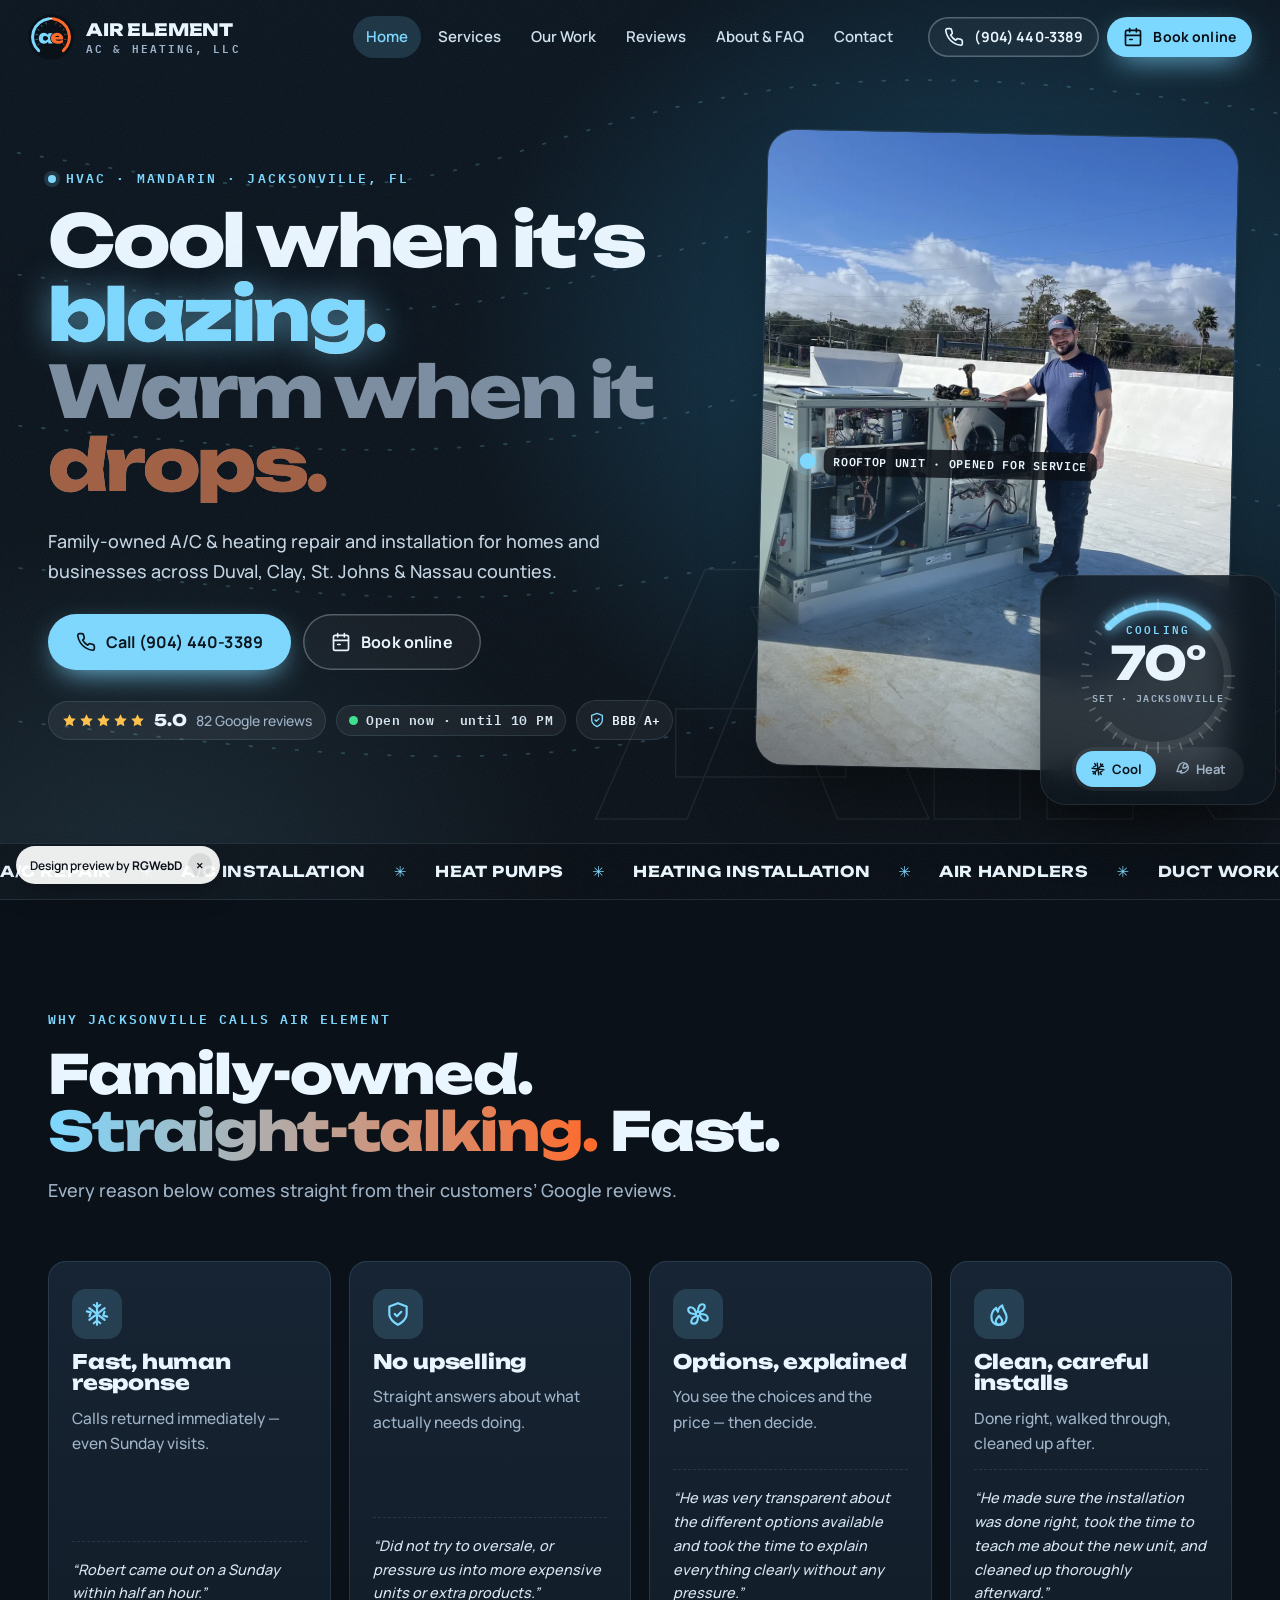
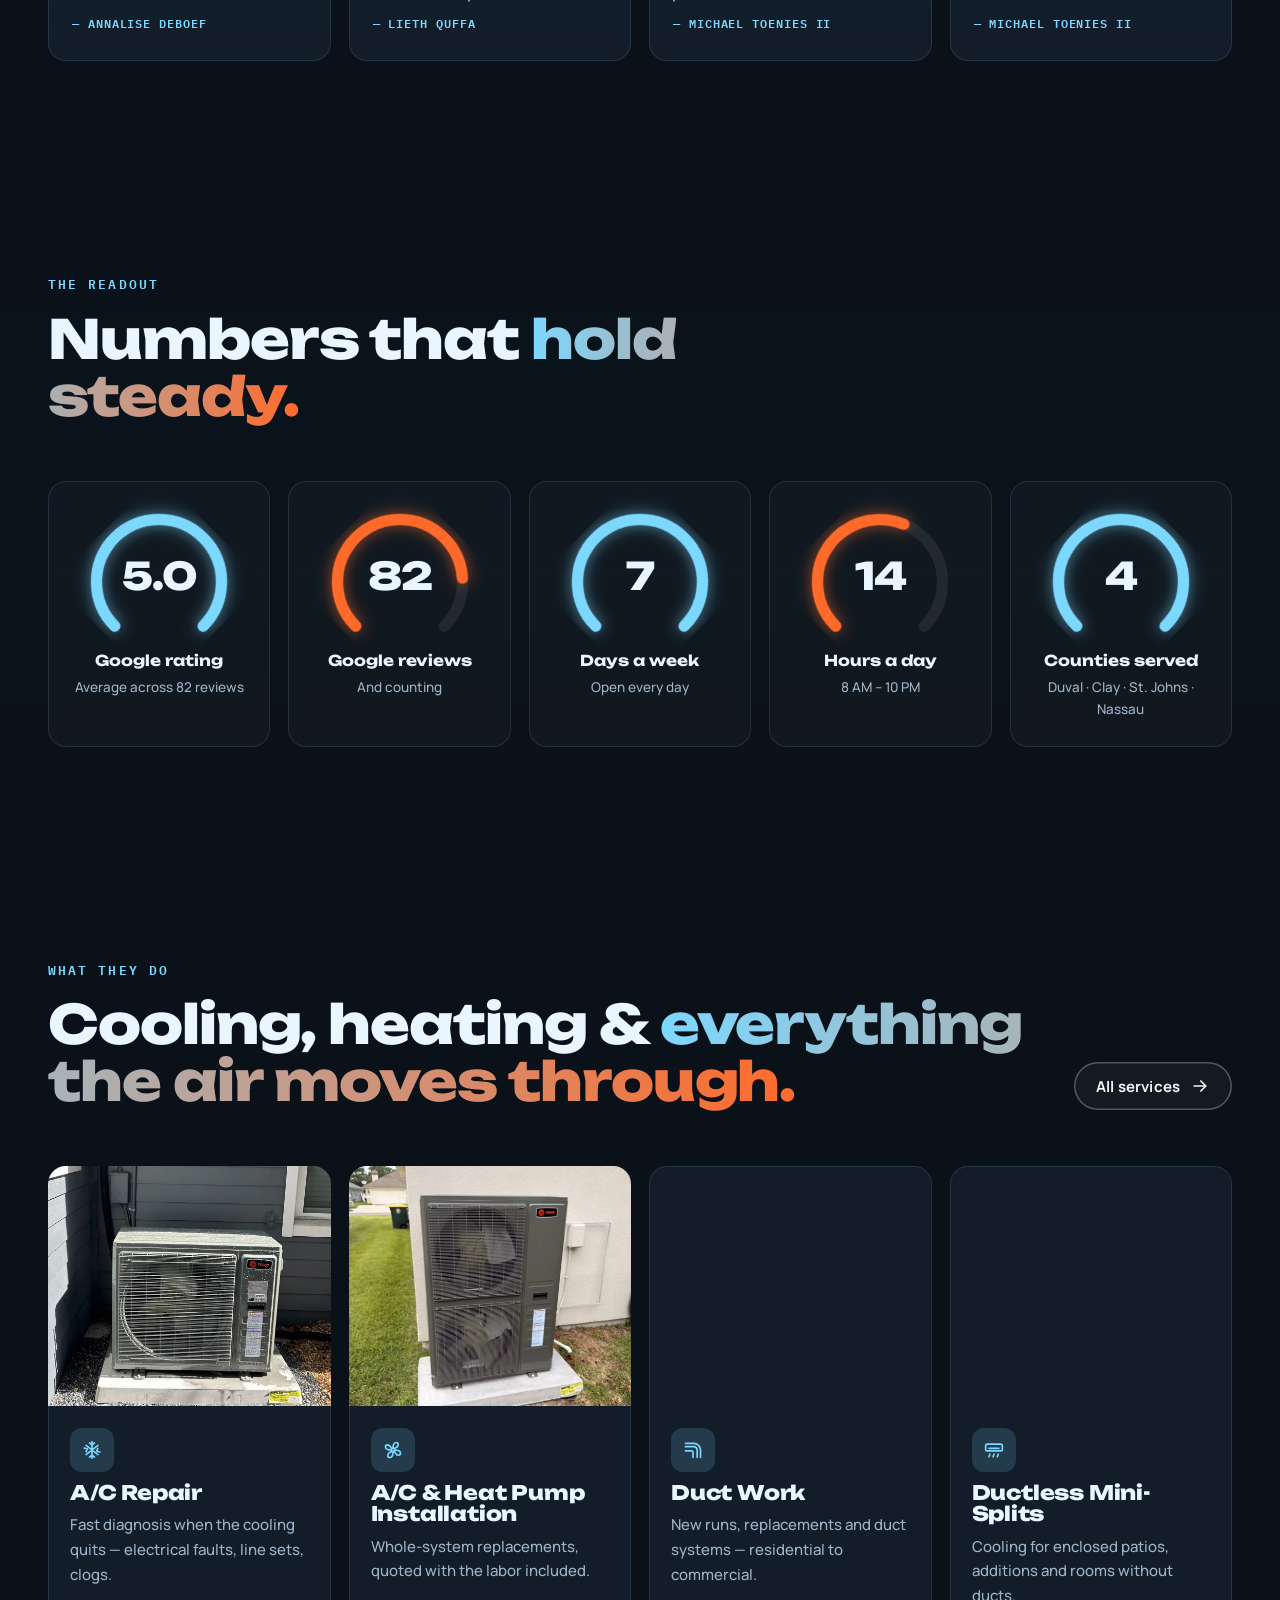
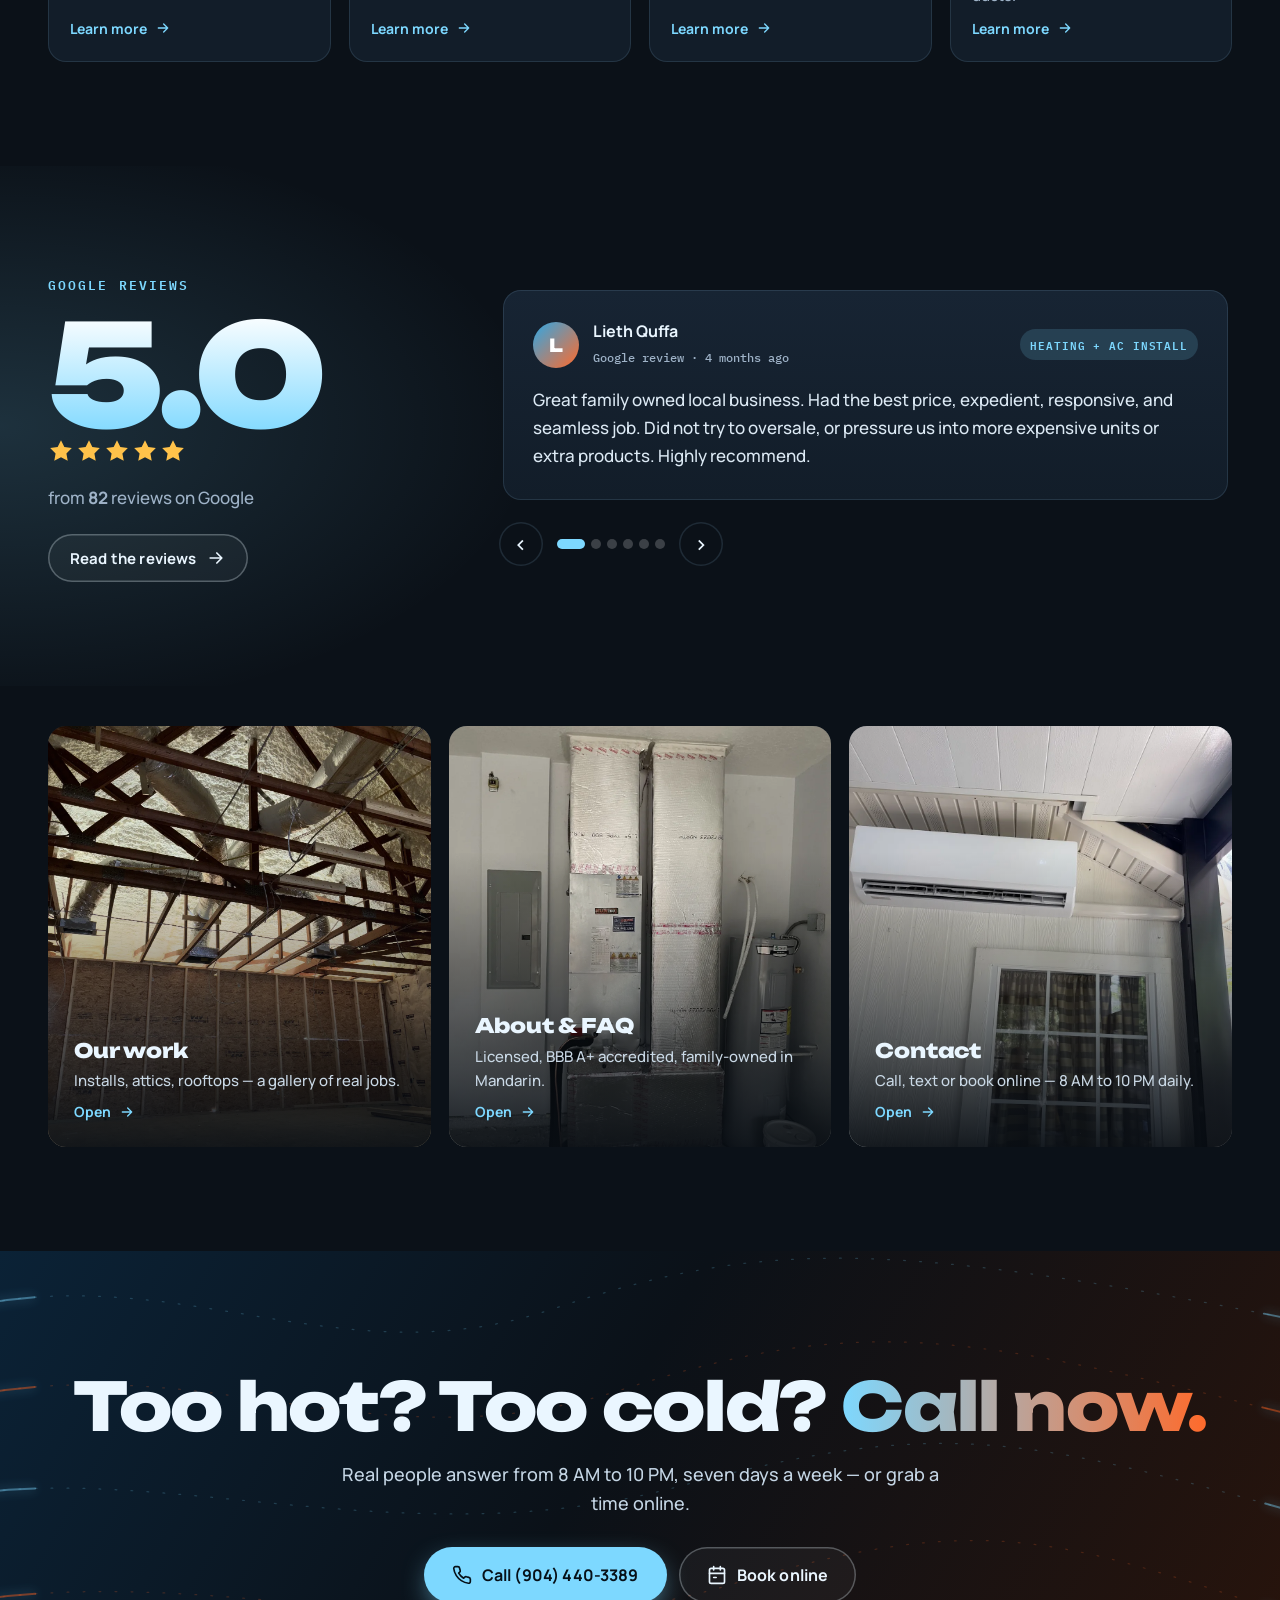
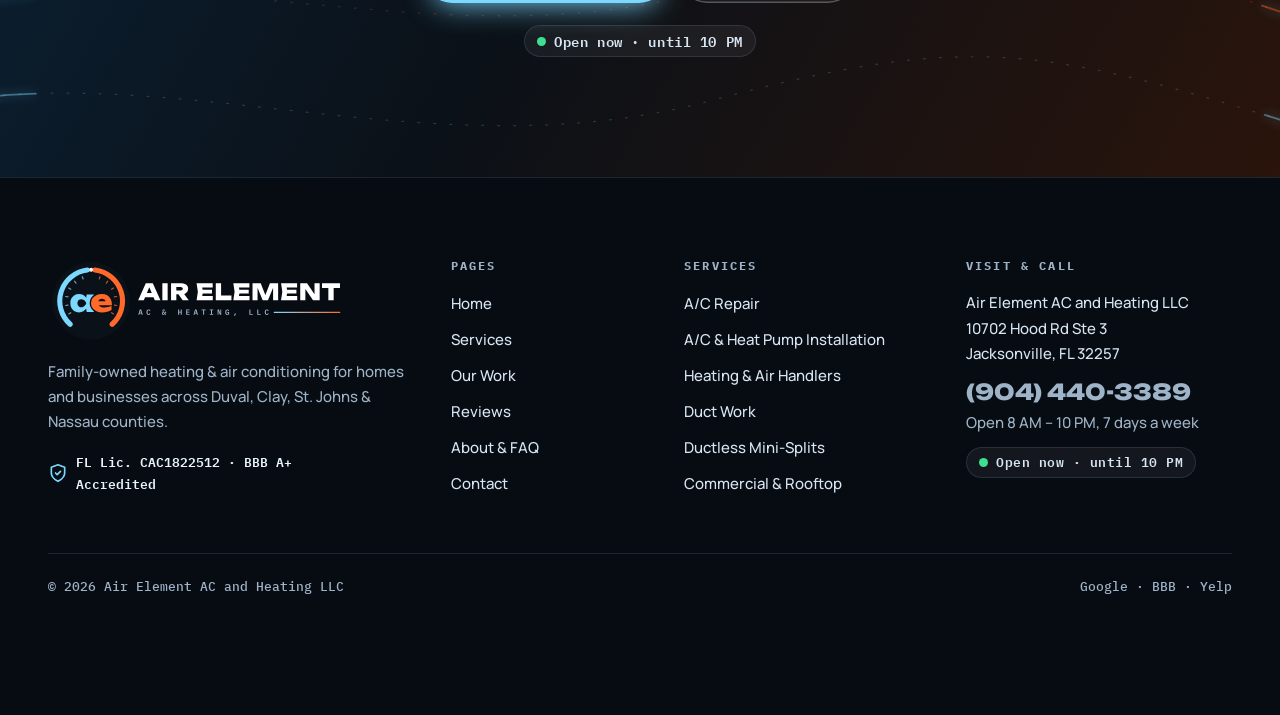
<file: docs/index.html>
<!doctype html><html lang="en" class="no-js" data-mode="cool"><head>
<meta charset="utf-8"><meta name="viewport" content="width=device-width,initial-scale=1,viewport-fit=cover">
<title>Air Element AC &amp; Heating | HVAC Repair &amp; Installation in Jacksonville, FL</title><meta name="description" content="Family-owned A/C and heating repair, installation, duct work and mini-splits in Jacksonville (Mandarin). 5.0★ from 82 Google reviews. Open 8 AM–10 PM, 7 days. Call (904) 440-3389.">
<link rel="canonical" href="https://rgwebd.github.io/airelementac/"><meta name="theme-color" content="#0b1118">
<meta property="og:type" content="website"><meta property="og:site_name" content="Air Element AC &amp; Heating"><meta property="og:title" content="Air Element AC &amp; Heating | HVAC Repair &amp; Installation in Jacksonville, FL"><meta property="og:description" content="Family-owned A/C and heating repair, installation, duct work and mini-splits in Jacksonville (Mandarin). 5.0★ from 82 Google reviews. Open 8 AM–10 PM, 7 days. Call (904) 440-3389."><meta property="og:url" content="https://rgwebd.github.io/airelementac/"><meta property="og:image" content="https://rgwebd.github.io/airelementac/og.jpg"><meta property="og:image:width" content="1200"><meta property="og:image:height" content="630"><meta property="og:locale" content="en_US">
<meta name="twitter:card" content="summary_large_image"><meta name="twitter:title" content="Air Element AC &amp; Heating | HVAC Repair &amp; Installation in Jacksonville, FL"><meta name="twitter:description" content="Family-owned A/C and heating repair, installation, duct work and mini-splits in Jacksonville (Mandarin). 5.0★ from 82 Google reviews. Open 8 AM–10 PM, 7 days. Call (904) 440-3389."><meta name="twitter:image" content="https://rgwebd.github.io/airelementac/og.jpg">
<link rel="icon" href="brand/favicon.ico" sizes="any"><link rel="icon" type="image/svg+xml" href="brand/favicon.svg"><link rel="icon" type="image/png" sizes="32x32" href="brand/favicon-32.png"><link rel="apple-touch-icon" href="brand/favicon-180.png">
<script>try{var m=localStorage.getItem('ae-mode');if(m)document.documentElement.dataset.mode=m}catch(e){}</script>
<link rel="preconnect" href="https://fonts.googleapis.com"><link rel="preconnect" href="https://fonts.gstatic.com" crossorigin>
<link href="https://fonts.googleapis.com/css2?family=Unbounded:wght@500;700;800;900&family=Manrope:wght@400;500;600;700;800&family=IBM+Plex+Mono:wght@500;600&display=swap" rel="stylesheet">
<link rel="preload" as="image" href="img/hero-rooftop.webp" media="(min-width:861px)"><link rel="preload" as="image" href="img/hero-rooftop-m.webp" media="(max-width:860px)"><link rel="stylesheet" href="assets/site.css?v=4"><script type="application/ld+json">{"@context": "https://schema.org", "@type": "HVACBusiness", "@id": "https://rgwebd.github.io/airelementac/#business", "name": "Air Element AC and Heating LLC", "alternateName": ["Air Element AC & Heating", "Air Element AC"], "description": "Professional HVAC contractor providing efficient heating and cooling repairs and installations.", "url": "https://rgwebd.github.io/airelementac/", "telephone": "+1-904-440-3389", "image": "https://rgwebd.github.io/airelementac/og.jpg", "logo": "https://rgwebd.github.io/airelementac/brand/logo-horizontal-light-1200.png", "address": {"@type": "PostalAddress", "streetAddress": "10702 Hood Rd Ste 3", "addressLocality": "Jacksonville", "addressRegion": "FL", "postalCode": "32257", "addressCountry": "US"}, "geo": {"@type": "GeoCoordinates", "latitude": 30.1834703, "longitude": -81.5734384}, "hasMap": "https://www.google.com/maps/place/Air+Element+Ac+and+Heating+LLC/@30.1834703,-81.5734384,17z/data=!4m6!3m5!1s0x22697d220e0d5129:0xb6f4c285adef97dc!8m2!3d30.1834703!4d-81.5734384!16s%2Fg%2F11l32k4dxx", "areaServed": [{"@type": "AdministrativeArea", "name": "Duval County, FL"}, {"@type": "AdministrativeArea", "name": "Clay County, FL"}, {"@type": "AdministrativeArea", "name": "St. Johns County, FL"}, {"@type": "AdministrativeArea", "name": "Nassau County, FL"}], "openingHoursSpecification": [{"@type": "OpeningHoursSpecification", "dayOfWeek": ["Monday", "Tuesday", "Wednesday", "Thursday", "Friday", "Saturday", "Sunday"], "opens": "08:00", "closes": "22:00"}], "sameAs": ["https://www.google.com/maps/place/Air+Element+Ac+and+Heating+LLC/@30.1834703,-81.5734384,17z/data=!4m6!3m5!1s0x22697d220e0d5129:0xb6f4c285adef97dc!8m2!3d30.1834703!4d-81.5734384!16s%2Fg%2F11l32k4dxx", "https://www.bbb.org/us/fl/jacksonville/profile/air-conditioning-contractor/air-element-ac-and-heating-llc-0403-236020389", "https://www.yelp.com/biz/air-element-ac-and-heating-jacksonville"], "hasCredential": {"@type": "EducationalOccupationalCredential", "credentialCategory": "license", "name": "Florida DBPR Certified Air Conditioning Contractor license CAC1822512"}, "potentialAction": {"@type": "ReserveAction", "target": "https://book.housecallpro.com/book/Air-Element-AC-and-Heating-LLC/9239cfc3335f4d33ab65185a114bcb70?v2=true&lead_source=google&merchant_id=20476f79-8d79-4615-bec2-31c5933843bd", "name": "Book online"}, "aggregateRating": {"@type": "AggregateRating", "ratingValue": "5.0", "reviewCount": 82, "bestRating": "5", "worstRating": "1"}, "hasOfferCatalog": {"@type": "OfferCatalog", "name": "HVAC services", "itemListElement": [{"@type": "Offer", "itemOffered": {"@type": "Service", "name": "A/C Repair", "description": "When the house is heating up, you want a real person to answer. Customers describe calls returned right away, Sunday visits and fixes by the next day — from electrical issues and damaged copper lines to a clogged system."}}, {"@type": "Offer", "itemOffered": {"@type": "Service", "name": "A/C & Heat Pump Installation", "description": "Replacing a worn-out system? You’ll get the options laid out plainly, a price that includes the labor, and a clean, by-the-book install — reviewers mention next-day installs and being shown how the new unit works."}}, {"@type": "Offer", "itemOffered": {"@type": "Service", "name": "Heating & Air Handlers", "description": "Jacksonville winters are short, but a cold snap still finds a weak system. Air Element installs heating systems and air handlers — sealed and plumbed neatly in closets, garages and attics."}}, {"@type": "Offer", "itemOffered": {"@type": "Service", "name": "Duct Work", "description": "Comfort only reaches the room if the air does. From attic flex runs to open-truss commercial builds, Air Element lays out and installs duct systems that move air where it’s needed."}}, {"@type": "Offer", "itemOffered": {"@type": "Service", "name": "Ductless Mini-Splits", "description": "Enclosed a patio, added a room or finished a space the ducts don’t reach? A ductless mini-split adds quiet, independent comfort — wall head inside, compact condenser outside."}}, {"@type": "Offer", "itemOffered": {"@type": "Service", "name": "Commercial & Rooftop", "description": "Their business card says it plainly: residential and commercial. That includes packaged units, rooftop equipment and commercial condensers serviced up on the roof or out back."}}]}, "review": [{"@type": "Review", "author": {"@type": "Person", "name": "Annalise DeBoef"}, "reviewBody": "Couldn’t be happier with their work. I was originally on a maintenance plan with another company and contacted them when out AC wasn’t working and only reached a robot. Reached out to Air Element and heard back immediately. Robert came out on a Sunday within half an hour. He identified an electrical issue near immediately and provided us a temporary fix until he could get all supplies to get our AC set. We had also injured one of our copper lines with a shovel and he got the lines replaced and the electrical issue fixed with ease. We will certainly continue to use him for all of our AC needs in the future.", "publisher": {"@type": "Organization", "name": "Google"}}, {"@type": "Review", "author": {"@type": "Person", "name": "Michael Toenies II"}, "reviewBody": "I recently had Robert from Air Element AC and Heating LLC replace an AC unit in my condo, and I could not be more impressed with the experience. From start to finish, he was extremely professional, on time, and excellent with communication. He was very transparent about the different options available and took the time to explain everything clearly without any pressure.\n\nHis pricing was very affordable and fair, especially considering the quality of work and level of service provided. What stood out the most was how much pride he took in his work..he made sure the installation was done right, took the time to teach me about the new unit, and cleaned up thoroughly afterward.\n\nAs an active duty military member of 18 years at the time of this writing, transparency and professionalism are qualities I value highly, and Robert absolutely delivered on both. I strongly recommend Air Element AC and Heating LLC for any HVAC needs around Jacksonville, Florida.", "publisher": {"@type": "Organization", "name": "Google"}}, {"@type": "Review", "author": {"@type": "Person", "name": "Lieth Quffa"}, "reviewBody": "Great family owned local business. Had the best price, expedient, responsive, and seamless job. Did not try to oversale, or pressure us into more expensive units or extra products. Highly recommend.", "publisher": {"@type": "Organization", "name": "Google"}}, {"@type": "Review", "author": {"@type": "Person", "name": "Austin Williamson"}, "reviewBody": "I needed an entire AC unit for my home. They quoted me a reasonable price for the unit including the labor and were able to get it installed the next day. I really appreciated how fast they had everything installed, and were very kind people. It’s family business and would recommend their services for any A/C related concerns!", "publisher": {"@type": "Organization", "name": "Google"}}, {"@type": "Review", "author": {"@type": "Person", "name": "Roy T"}, "reviewBody": "I’ve used him for multiple AC jobs and I can honestly say he’s outstanding. Extremely reliable, always on time, and very transparent about what actually needs to be done without trying to upsell unnecessary work.\n\nHis pricing is very fair compared to the market, and the quality of his work speaks for itself. He works efficiently, gets the job done fast, and does everything with true professionalism.\n\nIf you’re looking for someone trustworthy, skilled, and easy to work with, I highly recommend him. I’ll definitely continue using his services.", "publisher": {"@type": "Organization", "name": "Google"}}, {"@type": "Review", "author": {"@type": "Person", "name": "Marilou Chyna Brown"}, "reviewBody": "Anton came out to fix my AC that was clogged. Did a great job. Professional and fast. Highly recommend!!!", "publisher": {"@type": "Organization", "name": "Google"}}, {"@type": "Review", "author": {"@type": "Person", "name": "Dany Turk"}, "reviewBody": "Very professional people! Their service and prices are excellent! I called them to come and check out my AC, and they came immediately. They fixed the issue, and they made sure the AC is working well before they left. I will use their service when I need it in the future. I highly recommend them.", "publisher": {"@type": "Organization", "name": "Google"}}, {"@type": "Review", "author": {"@type": "Person", "name": "Marleine Sakr"}, "reviewBody": "Wonderful and friendly service. So grateful to Antonin for his patience and for explaining everything thoroughly. Would highly recommend", "publisher": {"@type": "Organization", "name": "Google"}}, {"@type": "Review", "author": {"@type": "Person", "name": "Mine Can"}, "reviewBody": "I can’t say enough good things about Robert! He installed our A/C unit two years ago, and when we recently ran into an issue, he came through once again with outstanding service. He responded to my call right away and had the problem fixed by the very next day. It’s incredibly reassuring to have someone so dependable, professional, and efficient to count on—especially when dealing with summer heat. Highly recommend his services to anyone looking for quality work done with care!", "publisher": {"@type": "Organization", "name": "Google"}}, {"@type": "Review", "author": {"@type": "Person", "name": "Judy Batson"}, "reviewBody": "Air Element AC and Heating is a top notch company owned by Robert K. We needed a mini-split system installed in our recently enclosed patio/spa room. Robert was prompt to reply, courteous and attentive to the needs and resources of the client, thorough and efficient with everyone’s time. Robert and his team is highly recommended!", "publisher": {"@type": "Organization", "name": "Google"}}]}</script><script type="application/ld+json">{"@context": "https://schema.org", "@type": "BreadcrumbList", "itemListElement": [{"@type": "ListItem", "position": 1, "name": "Home", "item": "https://rgwebd.github.io/airelementac/"}]}</script>
<script src="https://cosmiccallers.lovable.app/demo-track.js" data-demo="airelementac" defer></script>
</head><body class="pg-index">
<a class="skip" href="#main">Skip to content</a><div class="prog" aria-hidden="true"></div>
<div class="loader" aria-hidden="true"><div class="ld-in"><div class="ld-em"><svg xmlns="http://www.w3.org/2000/svg" viewBox="0 0 200 200" width="200" height="200"><circle cx="100" cy="100" r="99" fill="#0B1118"/><path d="M46.47 159.45A80 80 0 0 1 90.25 20.60" fill="none" stroke="#7DD8FF" stroke-width="13" stroke-linecap="round"/><path d="M109.75 20.60A80 80 0 0 1 153.53 159.45" fill="none" stroke="#FF6A2B" stroke-width="13" stroke-linecap="round"/><line x1="48.04" y1="130.00" x2="42.84" y2="133.00" stroke="#7DD8FF" stroke-width="3" stroke-linecap="round" opacity=".75"/><line x1="40.91" y1="110.42" x2="35.00" y2="111.46" stroke="#7DD8FF" stroke-width="3" stroke-linecap="round" opacity=".75"/><line x1="40.91" y1="89.58" x2="35.00" y2="88.54" stroke="#7DD8FF" stroke-width="3" stroke-linecap="round" opacity=".75"/><line x1="48.04" y1="70.00" x2="42.84" y2="67.00" stroke="#7DD8FF" stroke-width="3" stroke-linecap="round" opacity=".75"/><line x1="61.43" y1="54.04" x2="57.58" y2="49.44" stroke="#7DD8FF" stroke-width="3" stroke-linecap="round" opacity=".75"/><line x1="79.48" y1="43.62" x2="77.43" y2="37.98" stroke="#7DD8FF" stroke-width="3" stroke-linecap="round" opacity=".75"/><line x1="120.52" y1="43.62" x2="122.57" y2="37.98" stroke="#FF6A2B" stroke-width="3" stroke-linecap="round" opacity=".75"/><line x1="138.57" y1="54.04" x2="142.42" y2="49.44" stroke="#FF6A2B" stroke-width="3" stroke-linecap="round" opacity=".75"/><line x1="151.96" y1="70.00" x2="157.16" y2="67.00" stroke="#FF6A2B" stroke-width="3" stroke-linecap="round" opacity=".75"/><line x1="159.09" y1="89.58" x2="165.00" y2="88.54" stroke="#FF6A2B" stroke-width="3" stroke-linecap="round" opacity=".75"/><line x1="159.09" y1="110.42" x2="165.00" y2="111.46" stroke="#FF6A2B" stroke-width="3" stroke-linecap="round" opacity=".75"/><line x1="151.96" y1="130.00" x2="157.16" y2="133.00" stroke="#FF6A2B" stroke-width="3" stroke-linecap="round" opacity=".75"/><circle cx="100" cy="20" r="5" fill="#fff"/><path d="M88.52623999023439 128.07999999999998 86.37344665527345 112.13679333496093 88.58864379882814 105.75640380859373 86.37344665527345 99.45401428222655 88.52623999023439 83.37040856933592H107.09011621093751L104.12612573242188 105.69400476074217L107.09011621093751 128.07999999999998ZM92.4574276123047 105.75640380859373Q91.53701904296875 112.88560095214842 88.38581475830078 118.20519952392576Q85.23461047363281 123.5247980957031 80.26600952148438 126.47319714355467Q75.29740856933594 129.42159619140622 68.94821142578127 129.42159619140622Q62.4118123779297 129.42159619140622 57.45101190185548 126.46539666748045Q52.49021142578126 123.50919714355467 49.71341094970704 118.15839904785155Q46.936610473632825 112.80760095214842 46.936610473632825 105.75640380859373Q46.936610473632825 98.62720666503904 49.71341094970704 93.28420904541014Q52.49021142578126 87.94121142578123 57.45101190185548 84.98501190185544Q62.4118123779297 82.02881237792967 68.94821142578127 82.02881237792967Q75.29740856933594 82.02881237792967 80.26600952148438 84.94601190185546Q85.23461047363281 87.86321142578123 88.42481475830078 93.17500952148436Q91.61501904296875 98.48680761718748 92.4574276123047 105.75640380859373ZM64.97009240722657 105.75640380859373Q64.97009240722657 108.70482666015623 66.17910192871095 110.97464379882811Q67.38811145019532 113.24446093749998 69.55652716064455 114.56266998291014Q71.72494287109376 115.8808790283203 74.54856286621094 115.8808790283203Q77.45018286132813 115.8808790283203 80.10219714355469 114.56266998291014Q82.75421142578125 113.24446093749998 84.7744228515625 110.97464379882811Q86.79463427734376 108.70482666015623 87.683845703125 105.75640380859373Q86.79463427734376 102.80798095703123 84.7744228515625 100.50696429443357Q82.75421142578125 98.20594763183593 80.10219714355469 96.88773858642577Q77.45018286132813 95.56952954101561 74.54856286621094 95.56952954101561Q71.72494287109376 95.56952954101561 69.55652716064455 96.88773858642577Q67.38811145019532 98.20594763183593 66.17910192871095 100.50696429443357Q64.97009240722657 102.80798095703123 64.97009240722657 105.75640380859373Z" fill="#7DD8FF"/><path d="M128.3373800048828 129.42159619140622Q120.1161876220703 129.42159619140622 113.64219476318358 126.43419714355467Q107.16820190429686 123.44679809570312 103.42420666503905 118.0648004760742Q99.68021142578124 112.68280285644529 99.68021142578124 105.5536057128906Q99.68021142578124 98.50240856933593 103.29160571289061 93.22180999755858Q106.90299999999999 87.94121142578123 113.16639190673827 84.98501190185544Q119.42978381347655 82.02881237792967 127.2765771484375 82.02881237792967Q135.43536572265623 82.02881237792967 141.1995604858398 85.53100952148435Q146.96375524902342 89.03320666503905 150.05255334472656 95.4448004760742Q153.14135144042967 101.85639428710937 153.14135144042967 110.59238476562498H114.25051049804686V100.37442285156249H142.89223046875L137.6350333251953 103.8844133300781Q137.33863427734374 100.82679333496093 136.0672257080078 98.70517810058593Q134.79581713867185 96.58356286621093 132.74440142822266 95.46815429687499Q130.69298571777344 94.35274572753904 127.85376477050781 94.35274572753904Q124.65574572753906 94.35274572753904 122.40152954101562 95.61635382080075Q120.14731335449218 96.87996191406248 118.93050335693358 99.0873776245117Q117.71369335937499 101.29479333496093 117.71369335937499 104.1184180908203Q117.71369335937499 108.09643237304687 119.49990002441405 110.84204522705076Q121.28610668945312 113.58765808105467 124.85071478271485 115.03066522216795Q128.41532287597656 116.47367236328124 133.71932763671873 116.47367236328124Q138.60213049316405 116.47367236328124 143.3445390625 115.2802661743164Q148.08694763183593 114.08685998535155 152.0181495361328 111.88724951171874V122.96319238281248Q147.21336096191405 126.08319238281248 141.33996191406248 127.75239428710935Q135.46656286621092 129.42159619140622 128.3373800048828 129.42159619140622Z" fill="none" stroke="#0B1118" stroke-width="7" stroke-linejoin="round"/><path d="M128.3373800048828 129.42159619140622Q120.1161876220703 129.42159619140622 113.64219476318358 126.43419714355467Q107.16820190429686 123.44679809570312 103.42420666503905 118.0648004760742Q99.68021142578124 112.68280285644529 99.68021142578124 105.5536057128906Q99.68021142578124 98.50240856933593 103.29160571289061 93.22180999755858Q106.90299999999999 87.94121142578123 113.16639190673827 84.98501190185544Q119.42978381347655 82.02881237792967 127.2765771484375 82.02881237792967Q135.43536572265623 82.02881237792967 141.1995604858398 85.53100952148435Q146.96375524902342 89.03320666503905 150.05255334472656 95.4448004760742Q153.14135144042967 101.85639428710937 153.14135144042967 110.59238476562498H114.25051049804686V100.37442285156249H142.89223046875L137.6350333251953 103.8844133300781Q137.33863427734374 100.82679333496093 136.0672257080078 98.70517810058593Q134.79581713867185 96.58356286621093 132.74440142822266 95.46815429687499Q130.69298571777344 94.35274572753904 127.85376477050781 94.35274572753904Q124.65574572753906 94.35274572753904 122.40152954101562 95.61635382080075Q120.14731335449218 96.87996191406248 118.93050335693358 99.0873776245117Q117.71369335937499 101.29479333496093 117.71369335937499 104.1184180908203Q117.71369335937499 108.09643237304687 119.49990002441405 110.84204522705076Q121.28610668945312 113.58765808105467 124.85071478271485 115.03066522216795Q128.41532287597656 116.47367236328124 133.71932763671873 116.47367236328124Q138.60213049316405 116.47367236328124 143.3445390625 115.2802661743164Q148.08694763183593 114.08685998535155 152.0181495361328 111.88724951171874V122.96319238281248Q147.21336096191405 126.08319238281248 141.33996191406248 127.75239428710935Q135.46656286621092 129.42159619140622 128.3373800048828 129.42159619140622Z" fill="#FF6A2B"/></svg></div><div class="ld-temp"><span class="ld-n">88</span>°</div><p class="ld-l">Setting your comfort…</p></div></div><header class="nav" role="banner">
<a class="brand" href="index.html" aria-label="Air Element AC &amp; Heating — home"><span class="b-em"><svg xmlns="http://www.w3.org/2000/svg" viewBox="0 0 200 200" width="200" height="200"><circle cx="100" cy="100" r="99" fill="#0B1118"/><path d="M46.47 159.45A80 80 0 0 1 90.25 20.60" fill="none" stroke="#7DD8FF" stroke-width="13" stroke-linecap="round"/><path d="M109.75 20.60A80 80 0 0 1 153.53 159.45" fill="none" stroke="#FF6A2B" stroke-width="13" stroke-linecap="round"/><line x1="48.04" y1="130.00" x2="42.84" y2="133.00" stroke="#7DD8FF" stroke-width="3" stroke-linecap="round" opacity=".75"/><line x1="40.91" y1="110.42" x2="35.00" y2="111.46" stroke="#7DD8FF" stroke-width="3" stroke-linecap="round" opacity=".75"/><line x1="40.91" y1="89.58" x2="35.00" y2="88.54" stroke="#7DD8FF" stroke-width="3" stroke-linecap="round" opacity=".75"/><line x1="48.04" y1="70.00" x2="42.84" y2="67.00" stroke="#7DD8FF" stroke-width="3" stroke-linecap="round" opacity=".75"/><line x1="61.43" y1="54.04" x2="57.58" y2="49.44" stroke="#7DD8FF" stroke-width="3" stroke-linecap="round" opacity=".75"/><line x1="79.48" y1="43.62" x2="77.43" y2="37.98" stroke="#7DD8FF" stroke-width="3" stroke-linecap="round" opacity=".75"/><line x1="120.52" y1="43.62" x2="122.57" y2="37.98" stroke="#FF6A2B" stroke-width="3" stroke-linecap="round" opacity=".75"/><line x1="138.57" y1="54.04" x2="142.42" y2="49.44" stroke="#FF6A2B" stroke-width="3" stroke-linecap="round" opacity=".75"/><line x1="151.96" y1="70.00" x2="157.16" y2="67.00" stroke="#FF6A2B" stroke-width="3" stroke-linecap="round" opacity=".75"/><line x1="159.09" y1="89.58" x2="165.00" y2="88.54" stroke="#FF6A2B" stroke-width="3" stroke-linecap="round" opacity=".75"/><line x1="159.09" y1="110.42" x2="165.00" y2="111.46" stroke="#FF6A2B" stroke-width="3" stroke-linecap="round" opacity=".75"/><line x1="151.96" y1="130.00" x2="157.16" y2="133.00" stroke="#FF6A2B" stroke-width="3" stroke-linecap="round" opacity=".75"/><circle cx="100" cy="20" r="5" fill="#fff"/><path d="M88.52623999023439 128.07999999999998 86.37344665527345 112.13679333496093 88.58864379882814 105.75640380859373 86.37344665527345 99.45401428222655 88.52623999023439 83.37040856933592H107.09011621093751L104.12612573242188 105.69400476074217L107.09011621093751 128.07999999999998ZM92.4574276123047 105.75640380859373Q91.53701904296875 112.88560095214842 88.38581475830078 118.20519952392576Q85.23461047363281 123.5247980957031 80.26600952148438 126.47319714355467Q75.29740856933594 129.42159619140622 68.94821142578127 129.42159619140622Q62.4118123779297 129.42159619140622 57.45101190185548 126.46539666748045Q52.49021142578126 123.50919714355467 49.71341094970704 118.15839904785155Q46.936610473632825 112.80760095214842 46.936610473632825 105.75640380859373Q46.936610473632825 98.62720666503904 49.71341094970704 93.28420904541014Q52.49021142578126 87.94121142578123 57.45101190185548 84.98501190185544Q62.4118123779297 82.02881237792967 68.94821142578127 82.02881237792967Q75.29740856933594 82.02881237792967 80.26600952148438 84.94601190185546Q85.23461047363281 87.86321142578123 88.42481475830078 93.17500952148436Q91.61501904296875 98.48680761718748 92.4574276123047 105.75640380859373ZM64.97009240722657 105.75640380859373Q64.97009240722657 108.70482666015623 66.17910192871095 110.97464379882811Q67.38811145019532 113.24446093749998 69.55652716064455 114.56266998291014Q71.72494287109376 115.8808790283203 74.54856286621094 115.8808790283203Q77.45018286132813 115.8808790283203 80.10219714355469 114.56266998291014Q82.75421142578125 113.24446093749998 84.7744228515625 110.97464379882811Q86.79463427734376 108.70482666015623 87.683845703125 105.75640380859373Q86.79463427734376 102.80798095703123 84.7744228515625 100.50696429443357Q82.75421142578125 98.20594763183593 80.10219714355469 96.88773858642577Q77.45018286132813 95.56952954101561 74.54856286621094 95.56952954101561Q71.72494287109376 95.56952954101561 69.55652716064455 96.88773858642577Q67.38811145019532 98.20594763183593 66.17910192871095 100.50696429443357Q64.97009240722657 102.80798095703123 64.97009240722657 105.75640380859373Z" fill="#7DD8FF"/><path d="M128.3373800048828 129.42159619140622Q120.1161876220703 129.42159619140622 113.64219476318358 126.43419714355467Q107.16820190429686 123.44679809570312 103.42420666503905 118.0648004760742Q99.68021142578124 112.68280285644529 99.68021142578124 105.5536057128906Q99.68021142578124 98.50240856933593 103.29160571289061 93.22180999755858Q106.90299999999999 87.94121142578123 113.16639190673827 84.98501190185544Q119.42978381347655 82.02881237792967 127.2765771484375 82.02881237792967Q135.43536572265623 82.02881237792967 141.1995604858398 85.53100952148435Q146.96375524902342 89.03320666503905 150.05255334472656 95.4448004760742Q153.14135144042967 101.85639428710937 153.14135144042967 110.59238476562498H114.25051049804686V100.37442285156249H142.89223046875L137.6350333251953 103.8844133300781Q137.33863427734374 100.82679333496093 136.0672257080078 98.70517810058593Q134.79581713867185 96.58356286621093 132.74440142822266 95.46815429687499Q130.69298571777344 94.35274572753904 127.85376477050781 94.35274572753904Q124.65574572753906 94.35274572753904 122.40152954101562 95.61635382080075Q120.14731335449218 96.87996191406248 118.93050335693358 99.0873776245117Q117.71369335937499 101.29479333496093 117.71369335937499 104.1184180908203Q117.71369335937499 108.09643237304687 119.49990002441405 110.84204522705076Q121.28610668945312 113.58765808105467 124.85071478271485 115.03066522216795Q128.41532287597656 116.47367236328124 133.71932763671873 116.47367236328124Q138.60213049316405 116.47367236328124 143.3445390625 115.2802661743164Q148.08694763183593 114.08685998535155 152.0181495361328 111.88724951171874V122.96319238281248Q147.21336096191405 126.08319238281248 141.33996191406248 127.75239428710935Q135.46656286621092 129.42159619140622 128.3373800048828 129.42159619140622Z" fill="none" stroke="#0B1118" stroke-width="7" stroke-linejoin="round"/><path d="M128.3373800048828 129.42159619140622Q120.1161876220703 129.42159619140622 113.64219476318358 126.43419714355467Q107.16820190429686 123.44679809570312 103.42420666503905 118.0648004760742Q99.68021142578124 112.68280285644529 99.68021142578124 105.5536057128906Q99.68021142578124 98.50240856933593 103.29160571289061 93.22180999755858Q106.90299999999999 87.94121142578123 113.16639190673827 84.98501190185544Q119.42978381347655 82.02881237792967 127.2765771484375 82.02881237792967Q135.43536572265623 82.02881237792967 141.1995604858398 85.53100952148435Q146.96375524902342 89.03320666503905 150.05255334472656 95.4448004760742Q153.14135144042967 101.85639428710937 153.14135144042967 110.59238476562498H114.25051049804686V100.37442285156249H142.89223046875L137.6350333251953 103.8844133300781Q137.33863427734374 100.82679333496093 136.0672257080078 98.70517810058593Q134.79581713867185 96.58356286621093 132.74440142822266 95.46815429687499Q130.69298571777344 94.35274572753904 127.85376477050781 94.35274572753904Q124.65574572753906 94.35274572753904 122.40152954101562 95.61635382080075Q120.14731335449218 96.87996191406248 118.93050335693358 99.0873776245117Q117.71369335937499 101.29479333496093 117.71369335937499 104.1184180908203Q117.71369335937499 108.09643237304687 119.49990002441405 110.84204522705076Q121.28610668945312 113.58765808105467 124.85071478271485 115.03066522216795Q128.41532287597656 116.47367236328124 133.71932763671873 116.47367236328124Q138.60213049316405 116.47367236328124 143.3445390625 115.2802661743164Q148.08694763183593 114.08685998535155 152.0181495361328 111.88724951171874V122.96319238281248Q147.21336096191405 126.08319238281248 141.33996191406248 127.75239428710935Q135.46656286621092 129.42159619140622 128.3373800048828 129.42159619140622Z" fill="#FF6A2B"/></svg></span><span class="b-tx">Air Element<small>AC &amp; Heating, LLC</small></span></a>
<nav aria-label="Main"><ul><li><a href="index.html" aria-current="page">Home</a></li><li><a href="services.html">Services</a></li><li><a href="work.html">Our Work</a></li><li><a href="reviews.html">Reviews</a></li><li><a href="about.html">About & FAQ</a></li><li><a href="contact.html">Contact</a></li></ul></nav>
<div class="n-cta"><a class="btn ghost sm" href="tel:+19044403389"><svg class="ic" viewBox="0 0 24 24" fill="none" stroke="currentColor" stroke-width="2" stroke-linecap="round" stroke-linejoin="round" aria-hidden="true"><path d="M22 16.9v3a2 2 0 0 1-2.2 2 19.8 19.8 0 0 1-8.6-3.1 19.5 19.5 0 0 1-6-6A19.8 19.8 0 0 1 2.1 4.2 2 2 0 0 1 4.1 2h3a2 2 0 0 1 2 1.7c.1.9.4 1.8.7 2.7a2 2 0 0 1-.5 2.1L8 9.8a16 16 0 0 0 6 6l1.3-1.3a2 2 0 0 1 2.1-.4c.9.3 1.8.6 2.7.7a2 2 0 0 1 1.7 2z"/></svg><span>(904) 440-3389</span></a><a class="btn sm mag" href="https://book.housecallpro.com/book/Air-Element-AC-and-Heating-LLC/9239cfc3335f4d33ab65185a114bcb70?v2=true&lead_source=google&merchant_id=20476f79-8d79-4615-bec2-31c5933843bd" target="_blank" rel="noopener"><svg class="ic" viewBox="0 0 24 24" fill="none" stroke="currentColor" stroke-width="2" stroke-linecap="round" stroke-linejoin="round" aria-hidden="true"><rect x="3" y="4" width="18" height="18" rx="2"/><path d="M16 2v4M8 2v4M3 10h18M8 15h3"/></svg>Book online</a></div>
<button class="burger" type="button" aria-label="Open menu" aria-expanded="false" aria-controls="mmenu"><i></i><i></i><i></i></button>
</header>
<div class="mmenu" id="mmenu" aria-hidden="true"><a class="ml" href="index.html" aria-current="page">Home</a><a class="ml" href="services.html">Services</a><a class="ml" href="work.html">Our Work</a><a class="ml" href="reviews.html">Reviews</a><a class="ml" href="about.html">About & FAQ</a><a class="ml" href="contact.html">Contact</a><div class="mm-row"><a class="btn" href="tel:+19044403389"><svg class="ic" viewBox="0 0 24 24" fill="none" stroke="currentColor" stroke-width="2" stroke-linecap="round" stroke-linejoin="round" aria-hidden="true"><path d="M22 16.9v3a2 2 0 0 1-2.2 2 19.8 19.8 0 0 1-8.6-3.1 19.5 19.5 0 0 1-6-6A19.8 19.8 0 0 1 2.1 4.2 2 2 0 0 1 4.1 2h3a2 2 0 0 1 2 1.7c.1.9.4 1.8.7 2.7a2 2 0 0 1-.5 2.1L8 9.8a16 16 0 0 0 6 6l1.3-1.3a2 2 0 0 1 2.1-.4c.9.3 1.8.6 2.7.7a2 2 0 0 1 1.7 2z"/></svg>Call (904) 440-3389</a><a class="btn ghost" href="https://book.housecallpro.com/book/Air-Element-AC-and-Heating-LLC/9239cfc3335f4d33ab65185a114bcb70?v2=true&lead_source=google&merchant_id=20476f79-8d79-4615-bec2-31c5933843bd" target="_blank" rel="noopener"><svg class="ic" viewBox="0 0 24 24" fill="none" stroke="currentColor" stroke-width="2" stroke-linecap="round" stroke-linejoin="round" aria-hidden="true"><rect x="3" y="4" width="18" height="18" rx="2"/><path d="M16 2v4M8 2v4M3 10h18M8 15h3"/></svg>Book online</a></div><p class="mm-note">8 AM – 10 PM · 7 days</p></div>
<main id="main"><section class="hero" aria-label="Introduction">
<div class="h-bg" aria-hidden="true"><i class="h-cool"></i><i class="h-heat"></i><svg class="flow" viewBox="0 0 1440 700" preserveAspectRatio="xMidYMid slice" aria-hidden="true"><g class="f-a"><path d="M-50 120 C 200 60, 380 200, 620 120 S 1000 40, 1500 140" style="--d:0.0s"/><path d="M-50 220 C 240 160, 420 300, 700 210 S 1100 150, 1500 250" style="--d:0.7s"/><path d="M-50 330 C 180 290, 460 400, 760 320 S 1150 260, 1500 360" style="--d:1.4s"/><path d="M-50 450 C 260 400, 520 520, 820 430 S 1200 380, 1500 480" style="--d:2.1s"/><path d="M-50 560 C 220 520, 500 640, 800 560 S 1180 500, 1500 600" style="--d:2.8s"/></g><g class="f-b"><path d="M-50 120 C 200 60, 380 200, 620 120 S 1000 40, 1500 140" style="--d:0.0s"/><path d="M-50 220 C 240 160, 420 300, 700 210 S 1100 150, 1500 250" style="--d:0.7s"/><path d="M-50 330 C 180 290, 460 400, 760 320 S 1150 260, 1500 360" style="--d:1.4s"/><path d="M-50 450 C 260 400, 520 520, 820 430 S 1200 380, 1500 480" style="--d:2.1s"/><path d="M-50 560 C 220 520, 500 640, 800 560 S 1180 500, 1500 600" style="--d:2.8s"/></g></svg></div>
<div class="h-out" aria-hidden="true">AIR</div>
<div class="wrap h-grid">
<div class="h-tx">
<p class="eyebrow"><span class="dot"></span>HVAC · Mandarin · Jacksonville, FL</p>
<h1 class="h-h"><span class="h-l1">Cool when it’s <em class="c">blazing.</em></span><span class="h-l2">Warm when it <em class="h">drops.</em></span></h1>
<p class="h-p">Family-owned A/C &amp; heating repair and installation for homes and businesses across Duval, Clay, St.&nbsp;Johns &amp; Nassau&nbsp;counties.</p>
<div class="ctas"><a class="btn lg mag" href="tel:+19044403389"><svg class="ic" viewBox="0 0 24 24" fill="none" stroke="currentColor" stroke-width="2" stroke-linecap="round" stroke-linejoin="round" aria-hidden="true"><path d="M22 16.9v3a2 2 0 0 1-2.2 2 19.8 19.8 0 0 1-8.6-3.1 19.5 19.5 0 0 1-6-6A19.8 19.8 0 0 1 2.1 4.2 2 2 0 0 1 4.1 2h3a2 2 0 0 1 2 1.7c.1.9.4 1.8.7 2.7a2 2 0 0 1-.5 2.1L8 9.8a16 16 0 0 0 6 6l1.3-1.3a2 2 0 0 1 2.1-.4c.9.3 1.8.6 2.7.7a2 2 0 0 1 1.7 2z"/></svg>Call (904) 440-3389</a><a class="btn lg ghost" href="https://book.housecallpro.com/book/Air-Element-AC-and-Heating-LLC/9239cfc3335f4d33ab65185a114bcb70?v2=true&lead_source=google&merchant_id=20476f79-8d79-4615-bec2-31c5933843bd" target="_blank" rel="noopener"><svg class="ic" viewBox="0 0 24 24" fill="none" stroke="currentColor" stroke-width="2" stroke-linecap="round" stroke-linejoin="round" aria-hidden="true"><rect x="3" y="4" width="18" height="18" rx="2"/><path d="M16 2v4M8 2v4M3 10h18M8 15h3"/></svg>Book online</a></div>
<div class="trust"><a class="t-rate" href="reviews.html"><span class="stars" aria-hidden="true"><svg class="ic" viewBox="0 0 24 24" fill="currentColor" stroke="none" aria-hidden="true"><path d="m12 2 3.1 6.3 6.9 1-5 4.9 1.2 6.8L12 17.8 5.8 21l1.2-6.8-5-4.9 6.9-1z"/></svg><svg class="ic" viewBox="0 0 24 24" fill="currentColor" stroke="none" aria-hidden="true"><path d="m12 2 3.1 6.3 6.9 1-5 4.9 1.2 6.8L12 17.8 5.8 21l1.2-6.8-5-4.9 6.9-1z"/></svg><svg class="ic" viewBox="0 0 24 24" fill="currentColor" stroke="none" aria-hidden="true"><path d="m12 2 3.1 6.3 6.9 1-5 4.9 1.2 6.8L12 17.8 5.8 21l1.2-6.8-5-4.9 6.9-1z"/></svg><svg class="ic" viewBox="0 0 24 24" fill="currentColor" stroke="none" aria-hidden="true"><path d="m12 2 3.1 6.3 6.9 1-5 4.9 1.2 6.8L12 17.8 5.8 21l1.2-6.8-5-4.9 6.9-1z"/></svg><svg class="ic" viewBox="0 0 24 24" fill="currentColor" stroke="none" aria-hidden="true"><path d="m12 2 3.1 6.3 6.9 1-5 4.9 1.2 6.8L12 17.8 5.8 21l1.2-6.8-5-4.9 6.9-1z"/></svg></span><b>5.0</b><span>82 Google reviews</span></a><span class="live " data-live><b></b><span class="t">8 AM – 10 PM daily</span></span><span class="t-bbb"><svg class="ic" viewBox="0 0 24 24" fill="none" stroke="currentColor" stroke-width="2" stroke-linecap="round" stroke-linejoin="round" aria-hidden="true"><path d="M12 22s8-4 8-10V5l-8-3-8 3v7c0 6 8 10 8 10z"/><path d="m9 12 2 2 4-4"/></svg>BBB A+</span></div>
</div>
<div class="h-vis">
<figure class="h-ph"><picture><source media="(max-width:860px)" srcset="img/hero-rooftop-m.webp" width="900" height="1120"><img src="img/hero-rooftop.webp" width="1100" height="1956" alt="Air Element technician beside an opened rooftop HVAC unit on a commercial roof" fetchpriority="high"></picture><i class="h-tint" aria-hidden="true"></i>
<span class="pin pin-a" style="--x:8%;--y:50%"><b></b><em>Rooftop unit · opened for service</em></span></figure>
<div class="dial" role="group" aria-label="Cool or heat mode — re-tints the page">
<svg viewBox="0 0 200 200" aria-hidden="true"><circle class="d-tr" cx="100" cy="100" r="82" pathLength="100"/><circle class="d-v" cx="100" cy="100" r="82" pathLength="100"/><line class="d-tk" x1="100" y1="10" x2="100" y2="22" transform="rotate(-135 100 100)"/><line class="d-tk" x1="100" y1="10" x2="100" y2="17" transform="rotate(-126 100 100)"/><line class="d-tk" x1="100" y1="10" x2="100" y2="17" transform="rotate(-117 100 100)"/><line class="d-tk" x1="100" y1="10" x2="100" y2="17" transform="rotate(-108 100 100)"/><line class="d-tk" x1="100" y1="10" x2="100" y2="17" transform="rotate(-99 100 100)"/><line class="d-tk" x1="100" y1="10" x2="100" y2="22" transform="rotate(-90 100 100)"/><line class="d-tk" x1="100" y1="10" x2="100" y2="17" transform="rotate(-81 100 100)"/><line class="d-tk" x1="100" y1="10" x2="100" y2="17" transform="rotate(-72 100 100)"/><line class="d-tk" x1="100" y1="10" x2="100" y2="17" transform="rotate(-63 100 100)"/><line class="d-tk" x1="100" y1="10" x2="100" y2="17" transform="rotate(-54 100 100)"/><line class="d-tk" x1="100" y1="10" x2="100" y2="22" transform="rotate(-45 100 100)"/><line class="d-tk" x1="100" y1="10" x2="100" y2="17" transform="rotate(-36 100 100)"/><line class="d-tk" x1="100" y1="10" x2="100" y2="17" transform="rotate(-27 100 100)"/><line class="d-tk" x1="100" y1="10" x2="100" y2="17" transform="rotate(-18 100 100)"/><line class="d-tk" x1="100" y1="10" x2="100" y2="17" transform="rotate(-9 100 100)"/><line class="d-tk" x1="100" y1="10" x2="100" y2="22" transform="rotate(0 100 100)"/><line class="d-tk" x1="100" y1="10" x2="100" y2="17" transform="rotate(9 100 100)"/><line class="d-tk" x1="100" y1="10" x2="100" y2="17" transform="rotate(18 100 100)"/><line class="d-tk" x1="100" y1="10" x2="100" y2="17" transform="rotate(27 100 100)"/><line class="d-tk" x1="100" y1="10" x2="100" y2="17" transform="rotate(36 100 100)"/><line class="d-tk" x1="100" y1="10" x2="100" y2="22" transform="rotate(45 100 100)"/><line class="d-tk" x1="100" y1="10" x2="100" y2="17" transform="rotate(54 100 100)"/><line class="d-tk" x1="100" y1="10" x2="100" y2="17" transform="rotate(63 100 100)"/><line class="d-tk" x1="100" y1="10" x2="100" y2="17" transform="rotate(72 100 100)"/><line class="d-tk" x1="100" y1="10" x2="100" y2="17" transform="rotate(81 100 100)"/><line class="d-tk" x1="100" y1="10" x2="100" y2="22" transform="rotate(90 100 100)"/><line class="d-tk" x1="100" y1="10" x2="100" y2="17" transform="rotate(99 100 100)"/><line class="d-tk" x1="100" y1="10" x2="100" y2="17" transform="rotate(108 100 100)"/><line class="d-tk" x1="100" y1="10" x2="100" y2="17" transform="rotate(117 100 100)"/><line class="d-tk" x1="100" y1="10" x2="100" y2="17" transform="rotate(126 100 100)"/><line class="d-tk" x1="100" y1="10" x2="100" y2="22" transform="rotate(135 100 100)"/></svg>
<div class="d-rd"><span class="d-mode">Cooling</span><span class="d-t"><span class="d-n">72</span>°</span><span class="d-s">Set&nbsp;·&nbsp;Jacksonville</span></div>
<div class="d-sw"><button type="button" data-set="cool" aria-pressed="true"><svg class="ic" viewBox="0 0 24 24" fill="none" stroke="currentColor" stroke-width="2" stroke-linecap="round" stroke-linejoin="round" aria-hidden="true"><path d="M12 2v20M4.9 6.5l14.2 11M19.1 6.5 4.9 17.5M9 3.5l3 2.5 3-2.5M9 20.5l3-2.5 3 2.5M2.6 9.6l3.7.9-1.2 3.6M21.4 14.4l-3.7-.9 1.2-3.6"/></svg>Cool</button><button type="button" data-set="heat" aria-pressed="false"><svg class="ic" viewBox="0 0 24 24" fill="none" stroke="currentColor" stroke-width="2" stroke-linecap="round" stroke-linejoin="round" aria-hidden="true"><path d="M12 22c4.4 0 7-3 7-7 0-4.5-4-7-4-11-2.5 1.5-4 4-4 6-1-1-1.6-2.4-1.6-3.6C7 8 5 10.8 5 15c0 4 2.6 7 7 7z"/><path d="M12 22c-1.7 0-3-1.3-3-3.2 0-2 1.7-3 3-5 1.3 2 3 3 3 5 0 1.9-1.3 3.2-3 3.2z"/></svg>Heat</button></div>
</div>
</div></div>
<div class="mq" aria-label="Services"><div class="mq-t"><span>A/C repair</span><i aria-hidden="true">✳</i><span>A/C installation</span><i aria-hidden="true">✳</i><span>Heat pumps</span><i aria-hidden="true">✳</i><span>Heating installation</span><i aria-hidden="true">✳</i><span>Air handlers</span><i aria-hidden="true">✳</i><span>Duct work</span><i aria-hidden="true">✳</i><span>Ductless mini-splits</span><i aria-hidden="true">✳</i><span>Rooftop units</span><i aria-hidden="true">✳</i><span>Residential</span><i aria-hidden="true">✳</i><span>Commercial</span><i aria-hidden="true">✳</i><span>HVAC maintenance</span><i aria-hidden="true">✳</i><span>A/C repair</span><i aria-hidden="true">✳</i><span>A/C installation</span><i aria-hidden="true">✳</i><span>Heat pumps</span><i aria-hidden="true">✳</i><span>Heating installation</span><i aria-hidden="true">✳</i><span>Air handlers</span><i aria-hidden="true">✳</i><span>Duct work</span><i aria-hidden="true">✳</i><span>Ductless mini-splits</span><i aria-hidden="true">✳</i><span>Rooftop units</span><i aria-hidden="true">✳</i><span>Residential</span><i aria-hidden="true">✳</i><span>Commercial</span><i aria-hidden="true">✳</i><span>HVAC maintenance</span><i aria-hidden="true">✳</i></div></div>
</section><section class="sec why"><div class="wrap"><div class="sh rv"><p class="eyebrow">Why Jacksonville calls Air Element</p><h2>Family-owned. <em>Straight-talking.</em> Fast.</h2><p>Every reason below comes straight from their customers’ Google reviews.</p></div><div class="why-g"><article class="why-c tilt rv" style="--i:0"><span class="why-i"><svg class="ic" viewBox="0 0 24 24" fill="none" stroke="currentColor" stroke-width="2" stroke-linecap="round" stroke-linejoin="round" aria-hidden="true"><path d="M12 2v20M4.9 6.5l14.2 11M19.1 6.5 4.9 17.5M9 3.5l3 2.5 3-2.5M9 20.5l3-2.5 3 2.5M2.6 9.6l3.7.9-1.2 3.6M21.4 14.4l-3.7-.9 1.2-3.6"/></svg></span><h3>Fast, human response</h3><p>Calls returned immediately — even Sunday visits.</p><blockquote>“Robert came out on a Sunday within half an hour.”<cite>— Annalise DeBoef</cite></blockquote></article><article class="why-c tilt rv" style="--i:1"><span class="why-i"><svg class="ic" viewBox="0 0 24 24" fill="none" stroke="currentColor" stroke-width="2" stroke-linecap="round" stroke-linejoin="round" aria-hidden="true"><path d="M12 22s8-4 8-10V5l-8-3-8 3v7c0 6 8 10 8 10z"/><path d="m9 12 2 2 4-4"/></svg></span><h3>No upselling</h3><p>Straight answers about what actually needs doing.</p><blockquote>“Did not try to oversale, or pressure us into more expensive units or extra products.”<cite>— Lieth Quffa</cite></blockquote></article><article class="why-c tilt rv" style="--i:2"><span class="why-i"><svg class="ic" viewBox="0 0 24 24" fill="none" stroke="currentColor" stroke-width="2" stroke-linecap="round" stroke-linejoin="round" aria-hidden="true"><circle cx="12" cy="12" r="2"/><path d="M12 10c0-4 1-7 4-7s3 4 0 6l-2 1M14 12c4 0 7 1 7 4s-4 3-6 0l-1-2M12 14c0 4-1 7-4 7s-3-4 0-6l2-1M10 12c-4 0-7-1-7-4s4-3 6 0l1 2"/></svg></span><h3>Options, explained</h3><p>You see the choices and the price — then decide.</p><blockquote>“He was very transparent about the different options available and took the time to explain everything clearly without any pressure.”<cite>— Michael Toenies II</cite></blockquote></article><article class="why-c tilt rv" style="--i:3"><span class="why-i"><svg class="ic" viewBox="0 0 24 24" fill="none" stroke="currentColor" stroke-width="2" stroke-linecap="round" stroke-linejoin="round" aria-hidden="true"><path d="M12 22c4.4 0 7-3 7-7 0-4.5-4-7-4-11-2.5 1.5-4 4-4 6-1-1-1.6-2.4-1.6-3.6C7 8 5 10.8 5 15c0 4 2.6 7 7 7z"/><path d="M12 22c-1.7 0-3-1.3-3-3.2 0-2 1.7-3 3-5 1.3 2 3 3 3 5 0 1.9-1.3 3.2-3 3.2z"/></svg></span><h3>Clean, careful installs</h3><p>Done right, walked through, cleaned up after.</p><blockquote>“He made sure the installation was done right, took the time to teach me about the new unit, and cleaned up thoroughly afterward.”<cite>— Michael Toenies II</cite></blockquote></article></div><p class="swipe-hint" aria-hidden="true">Swipe for more →</p></div></section><section class="sec gauges"><div class="g-bg" aria-hidden="true"></div><div class="wrap"><div class="sh rv"><p class="eyebrow">The readout</p><h2>Numbers that <em>hold steady.</em></h2></div><div class="g-g">
<div class="gauge g-ice rv"><svg viewBox="0 0 120 120" aria-hidden="true"><circle class="g-tr" cx="60" cy="60" r="50" pathLength="100"/><circle class="g-v" cx="60" cy="60" r="50" pathLength="100" style="--p:75.00"/></svg>
<div class="g-n"><span data-count="5.0" data-dec="1">5.0</span></div><p class="g-l">Google rating</p><p class="g-s">Average across 82 reviews</p></div><div class="gauge g-ember rv"><svg viewBox="0 0 120 120" aria-hidden="true"><circle class="g-tr" cx="60" cy="60" r="50" pathLength="100"/><circle class="g-v" cx="60" cy="60" r="50" pathLength="100" style="--p:61.50"/></svg>
<div class="g-n"><span data-count="82" data-dec="0">82</span></div><p class="g-l">Google reviews</p><p class="g-s">And counting</p></div><div class="gauge g-ice rv"><svg viewBox="0 0 120 120" aria-hidden="true"><circle class="g-tr" cx="60" cy="60" r="50" pathLength="100"/><circle class="g-v" cx="60" cy="60" r="50" pathLength="100" style="--p:75.00"/></svg>
<div class="g-n"><span data-count="7" data-dec="0">7</span></div><p class="g-l">Days a week</p><p class="g-s">Open every day</p></div><div class="gauge g-ember rv"><svg viewBox="0 0 120 120" aria-hidden="true"><circle class="g-tr" cx="60" cy="60" r="50" pathLength="100"/><circle class="g-v" cx="60" cy="60" r="50" pathLength="100" style="--p:43.75"/></svg>
<div class="g-n"><span data-count="14" data-dec="0">14</span></div><p class="g-l">Hours a day</p><p class="g-s">8 AM – 10 PM</p></div><div class="gauge g-ice rv"><svg viewBox="0 0 120 120" aria-hidden="true"><circle class="g-tr" cx="60" cy="60" r="50" pathLength="100"/><circle class="g-v" cx="60" cy="60" r="50" pathLength="100" style="--p:75.00"/></svg>
<div class="g-n"><span data-count="4" data-dec="0">4</span></div><p class="g-l">Counties served</p><p class="g-s">Duval · Clay · St. Johns · Nassau</p></div>
</div></div></section><section class="sec svc"><div class="wrap"><div class="sh sh-row rv"><div><p class="eyebrow">What they do</p><h2>Cooling, heating &amp; <em>everything the air moves through.</em></h2></div><a class="btn ghost" href="services.html">All services <svg class="ic" viewBox="0 0 24 24" fill="none" stroke="currentColor" stroke-width="2" stroke-linecap="round" stroke-linejoin="round" aria-hidden="true"><path d="M5 12h14M13 6l6 6-6 6"/></svg></a></div><div class="svc-g"><a class="svc-c rv" style="--i:0" href="services.html#ac-repair"><div class="lv "><img src="img/trane-condenser.webp" width="1100" height="1047" alt="New Trane condenser on a fresh pad beside a gray-sided home" loading="lazy" decoding="async"><span class="lv-s" aria-hidden="true"><i></i><i></i><i></i><i></i><i></i><i></i><i></i></span></div><div class="svc-b"><span class="svc-i"><svg class="ic" viewBox="0 0 24 24" fill="none" stroke="currentColor" stroke-width="2" stroke-linecap="round" stroke-linejoin="round" aria-hidden="true"><path d="M12 2v20M4.9 6.5l14.2 11M19.1 6.5 4.9 17.5M9 3.5l3 2.5 3-2.5M9 20.5l3-2.5 3 2.5M2.6 9.6l3.7.9-1.2 3.6M21.4 14.4l-3.7-.9 1.2-3.6"/></svg></span><h3>A/C Repair</h3><p>Fast diagnosis when the cooling quits — electrical faults, line sets, clogs.</p><span class="more">Learn more <svg class="ic" viewBox="0 0 24 24" fill="none" stroke="currentColor" stroke-width="2" stroke-linecap="round" stroke-linejoin="round" aria-hidden="true"><path d="M5 12h14M13 6l6 6-6 6"/></svg></span></div></a><a class="svc-c rv" style="--i:1" href="services.html#ac-installation"><div class="lv "><img src="img/heat-pump-tall.webp" width="1100" height="1467" alt="Tall two-fan outdoor unit set on a concrete pad" loading="lazy" decoding="async"><span class="lv-s" aria-hidden="true"><i></i><i></i><i></i><i></i><i></i><i></i><i></i></span></div><div class="svc-b"><span class="svc-i"><svg class="ic" viewBox="0 0 24 24" fill="none" stroke="currentColor" stroke-width="2" stroke-linecap="round" stroke-linejoin="round" aria-hidden="true"><circle cx="12" cy="12" r="2"/><path d="M12 10c0-4 1-7 4-7s3 4 0 6l-2 1M14 12c4 0 7 1 7 4s-4 3-6 0l-1-2M12 14c0 4-1 7-4 7s-3-4 0-6l2-1M10 12c-4 0-7-1-7-4s4-3 6 0l1 2"/></svg></span><h3>A/C & Heat Pump Installation</h3><p>Whole-system replacements, quoted with the labor included.</p><span class="more">Learn more <svg class="ic" viewBox="0 0 24 24" fill="none" stroke="currentColor" stroke-width="2" stroke-linecap="round" stroke-linejoin="round" aria-hidden="true"><path d="M5 12h14M13 6l6 6-6 6"/></svg></span></div></a><a class="svc-c rv" style="--i:2" href="services.html#ductwork"><div class="lv "><img src="img/attic-flex.webp" width="1100" height="1956" alt="Insulated flex duct running through an attic between rafters" loading="lazy" decoding="async"><span class="lv-s" aria-hidden="true"><i></i><i></i><i></i><i></i><i></i><i></i><i></i></span></div><div class="svc-b"><span class="svc-i"><svg class="ic" viewBox="0 0 24 24" fill="none" stroke="currentColor" stroke-width="2" stroke-linecap="round" stroke-linejoin="round" aria-hidden="true"><path d="M3 8h10a4 4 0 0 1 4 4v9M3 13h7a2 2 0 0 1 2 2v6M3 4h10a8 8 0 0 1 8 8v9"/></svg></span><h3>Duct Work</h3><p>New runs, replacements and duct systems — residential to commercial.</p><span class="more">Learn more <svg class="ic" viewBox="0 0 24 24" fill="none" stroke="currentColor" stroke-width="2" stroke-linecap="round" stroke-linejoin="round" aria-hidden="true"><path d="M5 12h14M13 6l6 6-6 6"/></svg></span></div></a><a class="svc-c rv" style="--i:3" href="services.html#mini-splits"><div class="lv "><img src="img/minisplit-patio.webp" width="1400" height="1050" alt="Mini-split head above sliding glass doors in a screened patio room" loading="lazy" decoding="async"><span class="lv-s" aria-hidden="true"><i></i><i></i><i></i><i></i><i></i><i></i><i></i></span></div><div class="svc-b"><span class="svc-i"><svg class="ic" viewBox="0 0 24 24" fill="none" stroke="currentColor" stroke-width="2" stroke-linecap="round" stroke-linejoin="round" aria-hidden="true"><rect x="2" y="5" width="20" height="8" rx="2"/><path d="M6 10h12M7 17c0 1.5-1 2-1 3M12 17c0 1.5-1 2-1 3M17 17c0 1.5-1 2-1 3"/></svg></span><h3>Ductless Mini-Splits</h3><p>Cooling for enclosed patios, additions and rooms without ducts.</p><span class="more">Learn more <svg class="ic" viewBox="0 0 24 24" fill="none" stroke="currentColor" stroke-width="2" stroke-linecap="round" stroke-linejoin="round" aria-hidden="true"><path d="M5 12h14M13 6l6 6-6 6"/></svg></span></div></a></div><p class="swipe-hint" aria-hidden="true">Swipe for more →</p></div></section><section class="sec rv-band"><div class="wrap rvb-g"><div class="rvb-l rv"><p class="eyebrow">Google reviews</p><p class="big5">5.0</p><span class="stars lg" aria-hidden="true"><svg class="ic" viewBox="0 0 24 24" fill="currentColor" stroke="none" aria-hidden="true"><path d="m12 2 3.1 6.3 6.9 1-5 4.9 1.2 6.8L12 17.8 5.8 21l1.2-6.8-5-4.9 6.9-1z"/></svg><svg class="ic" viewBox="0 0 24 24" fill="currentColor" stroke="none" aria-hidden="true"><path d="m12 2 3.1 6.3 6.9 1-5 4.9 1.2 6.8L12 17.8 5.8 21l1.2-6.8-5-4.9 6.9-1z"/></svg><svg class="ic" viewBox="0 0 24 24" fill="currentColor" stroke="none" aria-hidden="true"><path d="m12 2 3.1 6.3 6.9 1-5 4.9 1.2 6.8L12 17.8 5.8 21l1.2-6.8-5-4.9 6.9-1z"/></svg><svg class="ic" viewBox="0 0 24 24" fill="currentColor" stroke="none" aria-hidden="true"><path d="m12 2 3.1 6.3 6.9 1-5 4.9 1.2 6.8L12 17.8 5.8 21l1.2-6.8-5-4.9 6.9-1z"/></svg><svg class="ic" viewBox="0 0 24 24" fill="currentColor" stroke="none" aria-hidden="true"><path d="m12 2 3.1 6.3 6.9 1-5 4.9 1.2 6.8L12 17.8 5.8 21l1.2-6.8-5-4.9 6.9-1z"/></svg></span><p>from <b>82</b> reviews on Google</p><a class="btn ghost" href="reviews.html">Read the reviews <svg class="ic" viewBox="0 0 24 24" fill="none" stroke="currentColor" stroke-width="2" stroke-linecap="round" stroke-linejoin="round" aria-hidden="true"><path d="M5 12h14M13 6l6 6-6 6"/></svg></a></div>
<div class="rc rv" aria-roledescription="carousel" aria-label="Customer reviews"><div class="rc-tr"><div class="rc-s" role="group" aria-roledescription="slide" aria-label="1 of 6"><figure class="rcard "><div class="r-top"><span class="r-av" aria-hidden="true">L</span><div><figcaption class="r-n">Lieth Quffa</figcaption><span class="r-m">Google review · 4 months ago</span></div><span class="r-k">Heating + AC install</span></div><blockquote><p>Great family owned local business. Had the best price, expedient, responsive, and seamless job. Did not try to oversale, or pressure us into more expensive units or extra products. Highly recommend.</p></blockquote></figure></div><div class="rc-s" role="group" aria-roledescription="slide" aria-label="2 of 6"><figure class="rcard "><div class="r-top"><span class="r-av" aria-hidden="true">A</span><div><figcaption class="r-n">Austin Williamson</figcaption><span class="r-m">Google review · 8 months ago</span></div><span class="r-k">Whole-home AC install</span></div><blockquote><p>I needed an entire AC unit for my home. They quoted me a reasonable price for the unit including the labor and were able to get it installed the next day. I really appreciated how fast they had everything…</p></blockquote></figure></div><div class="rc-s" role="group" aria-roledescription="slide" aria-label="3 of 6"><figure class="rcard "><div class="r-top"><span class="r-av" aria-hidden="true">M</span><div><figcaption class="r-n">Marilou Chyna Brown</figcaption><span class="r-m">Google review · 2 months ago</span></div><span class="r-k">Clogged AC</span></div><blockquote><p>Anton came out to fix my AC that was clogged. Did a great job. Professional and fast. Highly recommend!!!</p></blockquote></figure></div><div class="rc-s" role="group" aria-roledescription="slide" aria-label="4 of 6"><figure class="rcard "><div class="r-top"><span class="r-av" aria-hidden="true">M</span><div><figcaption class="r-n">Mine Can</figcaption><span class="r-m">Google review · a year ago</span></div><span class="r-k">Install + follow-up</span></div><blockquote><p>I can’t say enough good things about Robert! He installed our A/C unit two years ago, and when we recently ran into an issue, he came through once again with outstanding service. He responded to my call right…</p></blockquote></figure></div><div class="rc-s" role="group" aria-roledescription="slide" aria-label="5 of 6"><figure class="rcard "><div class="r-top"><span class="r-av" aria-hidden="true">J</span><div><figcaption class="r-n">Judy Batson</figcaption><span class="r-m">Google review · a year ago</span></div><span class="r-k">Mini-split install</span></div><blockquote><p>Air Element AC and Heating is a top notch company owned by Robert K. We needed a mini-split system installed in our recently enclosed patio/spa room. Robert was prompt to reply, courteous and attentive to the…</p></blockquote></figure></div><div class="rc-s" role="group" aria-roledescription="slide" aria-label="6 of 6"><figure class="rcard "><div class="r-top"><span class="r-av" aria-hidden="true">D</span><div><figcaption class="r-n">Dany Turk</figcaption><span class="r-m">Google review · 2 years ago</span></div><span class="r-k">AC check &amp; fix</span></div><blockquote><p>Very professional people! Their service and prices are excellent! I called them to come and check out my AC, and they came immediately. They fixed the issue, and they made sure the AC is working well before…</p></blockquote></figure></div></div><div class="rc-nav"><button type="button" class="rc-p" aria-label="Previous review">‹</button><div class="rc-dots"></div><button type="button" class="rc-n" aria-label="Next review">›</button></div></div></div></section><section class="sec tzs"><div class="wrap"><div class="tz-g"><a class="tz tilt rv" style="--i:0" href="work.html"><img src="img/commercial-ductwork.webp" width="1320" height="1741" alt="Open-truss commercial space with new ductwork overhead" loading="lazy" decoding="async"><div class="tz-b"><h3>Our work</h3><p>Installs, attics, rooftops — a gallery of real jobs.</p><span class="more">Open <svg class="ic" viewBox="0 0 24 24" fill="none" stroke="currentColor" stroke-width="2" stroke-linecap="round" stroke-linejoin="round" aria-hidden="true"><path d="M5 12h14M13 6l6 6-6 6"/></svg></span></div></a><a class="tz tilt rv" style="--i:1" href="about.html"><img src="img/garage-air-handler.webp" width="1100" height="1442" alt="Garage air handler with sealed plenums next to the water heater" loading="lazy" decoding="async"><div class="tz-b"><h3>About & FAQ</h3><p>Licensed, BBB A+ accredited, family-owned in Mandarin.</p><span class="more">Open <svg class="ic" viewBox="0 0 24 24" fill="none" stroke="currentColor" stroke-width="2" stroke-linecap="round" stroke-linejoin="round" aria-hidden="true"><path d="M5 12h14M13 6l6 6-6 6"/></svg></span></div></a><a class="tz tilt rv" style="--i:2" href="contact.html"><img src="img/minisplit-porch.webp" width="1100" height="1467" alt="White ductless mini-split head mounted high on a porch wall above a window" loading="lazy" decoding="async"><div class="tz-b"><h3>Contact</h3><p>Call, text or book online — 8 AM to 10 PM daily.</p><span class="more">Open <svg class="ic" viewBox="0 0 24 24" fill="none" stroke="currentColor" stroke-width="2" stroke-linecap="round" stroke-linejoin="round" aria-hidden="true"><path d="M5 12h14M13 6l6 6-6 6"/></svg></span></div></a></div></div></section><section class="ctab"><div class="ctab-bg" aria-hidden="true"><svg class="flow flow-c" viewBox="0 0 1440 700" preserveAspectRatio="xMidYMid slice" aria-hidden="true"><g class="f-a"><path d="M-50 120 C 200 60, 380 200, 620 120 S 1000 40, 1500 140" style="--d:0.0s"/><path d="M-50 220 C 240 160, 420 300, 700 210 S 1100 150, 1500 250" style="--d:0.7s"/><path d="M-50 330 C 180 290, 460 400, 760 320 S 1150 260, 1500 360" style="--d:1.4s"/><path d="M-50 450 C 260 400, 520 520, 820 430 S 1200 380, 1500 480" style="--d:2.1s"/><path d="M-50 560 C 220 520, 500 640, 800 560 S 1180 500, 1500 600" style="--d:2.8s"/></g><g class="f-b"><path d="M-50 120 C 200 60, 380 200, 620 120 S 1000 40, 1500 140" style="--d:0.0s"/><path d="M-50 220 C 240 160, 420 300, 700 210 S 1100 150, 1500 250" style="--d:0.7s"/><path d="M-50 330 C 180 290, 460 400, 760 320 S 1150 260, 1500 360" style="--d:1.4s"/><path d="M-50 450 C 260 400, 520 520, 820 430 S 1200 380, 1500 480" style="--d:2.1s"/><path d="M-50 560 C 220 520, 500 640, 800 560 S 1180 500, 1500 600" style="--d:2.8s"/></g></svg></div><div class="wrap ctab-in rv">
<h2>Too hot? Too cold? <em>Call&nbsp;now.</em></h2><p>Real people answer from 8 AM to 10 PM, seven days a week — or grab a time online.</p><div class="ctas"><a class="btn lg mag" href="tel:+19044403389"><svg class="ic" viewBox="0 0 24 24" fill="none" stroke="currentColor" stroke-width="2" stroke-linecap="round" stroke-linejoin="round" aria-hidden="true"><path d="M22 16.9v3a2 2 0 0 1-2.2 2 19.8 19.8 0 0 1-8.6-3.1 19.5 19.5 0 0 1-6-6A19.8 19.8 0 0 1 2.1 4.2 2 2 0 0 1 4.1 2h3a2 2 0 0 1 2 1.7c.1.9.4 1.8.7 2.7a2 2 0 0 1-.5 2.1L8 9.8a16 16 0 0 0 6 6l1.3-1.3a2 2 0 0 1 2.1-.4c.9.3 1.8.6 2.7.7a2 2 0 0 1 1.7 2z"/></svg>Call (904) 440-3389</a><a class="btn lg ghost" href="https://book.housecallpro.com/book/Air-Element-AC-and-Heating-LLC/9239cfc3335f4d33ab65185a114bcb70?v2=true&lead_source=google&merchant_id=20476f79-8d79-4615-bec2-31c5933843bd" target="_blank" rel="noopener"><svg class="ic" viewBox="0 0 24 24" fill="none" stroke="currentColor" stroke-width="2" stroke-linecap="round" stroke-linejoin="round" aria-hidden="true"><rect x="3" y="4" width="18" height="18" rx="2"/><path d="M16 2v4M8 2v4M3 10h18M8 15h3"/></svg>Book online</a></div><span class="live lg" data-live><b></b><span class="t">8 AM – 10 PM daily</span></span></div></section></main>
<footer class="foot"><div class="wrap"><div class="fgrid">
<div class="f-brand"><img src="brand/logo-horizontal-dark.svg" width="460" height="104" alt="Air Element AC &amp; Heating, LLC logo" loading="lazy"><p>Family-owned heating &amp; air conditioning for homes and businesses across Duval, Clay, St. Johns &amp; Nassau counties.</p><p class="f-cred"><svg class="ic" viewBox="0 0 24 24" fill="none" stroke="currentColor" stroke-width="2" stroke-linecap="round" stroke-linejoin="round" aria-hidden="true"><path d="M12 22s8-4 8-10V5l-8-3-8 3v7c0 6 8 10 8 10z"/><path d="m9 12 2 2 4-4"/></svg>FL Lic. CAC1822512 · BBB A+ Accredited</p></div>
<div><h3>Pages</h3><ul><li><a href="index.html">Home</a></li><li><a href="services.html">Services</a></li><li><a href="work.html">Our Work</a></li><li><a href="reviews.html">Reviews</a></li><li><a href="about.html">About & FAQ</a></li><li><a href="contact.html">Contact</a></li></ul></div>
<div><h3>Services</h3><ul><li><a href="services.html#ac-repair">A/C Repair</a></li><li><a href="services.html#ac-installation">A/C & Heat Pump Installation</a></li><li><a href="services.html#heating">Heating & Air Handlers</a></li><li><a href="services.html#ductwork">Duct Work</a></li><li><a href="services.html#mini-splits">Ductless Mini-Splits</a></li><li><a href="services.html#commercial">Commercial & Rooftop</a></li></ul></div>
<div><h3>Visit &amp; call</h3><address><a href="https://www.google.com/maps/place/Air+Element+Ac+and+Heating+LLC/@30.1834703,-81.5734384,17z/data=!4m6!3m5!1s0x22697d220e0d5129:0xb6f4c285adef97dc!8m2!3d30.1834703!4d-81.5734384!16s%2Fg%2F11l32k4dxx" target="_blank" rel="noopener">Air Element AC and Heating LLC<br>10702 Hood Rd Ste 3<br>Jacksonville, FL 32257</a></address><p><a class="f-ph" href="tel:+19044403389">(904) 440-3389</a></p><p>Open 8 AM – 10 PM, 7 days a week</p><span class="live " data-live><b></b><span class="t">8 AM – 10 PM daily</span></span></div>
</div><div class="f-base"><span>© 2026 Air Element AC and Heating LLC</span><span><a href="https://www.google.com/maps/place/Air+Element+Ac+and+Heating+LLC/@30.1834703,-81.5734384,17z/data=!4m6!3m5!1s0x22697d220e0d5129:0xb6f4c285adef97dc!8m2!3d30.1834703!4d-81.5734384!16s%2Fg%2F11l32k4dxx" target="_blank" rel="noopener">Google</a> · <a href="https://www.bbb.org/us/fl/jacksonville/profile/air-conditioning-contractor/air-element-ac-and-heating-llc-0403-236020389" target="_blank" rel="noopener">BBB</a> · <a href="https://www.yelp.com/biz/air-element-ac-and-heating-jacksonville" target="_blank" rel="noopener">Yelp</a></span></div></div></footer>
<div class="mbar"><a href="tel:+19044403389"><svg class="ic" viewBox="0 0 24 24" fill="none" stroke="currentColor" stroke-width="2" stroke-linecap="round" stroke-linejoin="round" aria-hidden="true"><path d="M22 16.9v3a2 2 0 0 1-2.2 2 19.8 19.8 0 0 1-8.6-3.1 19.5 19.5 0 0 1-6-6A19.8 19.8 0 0 1 2.1 4.2 2 2 0 0 1 4.1 2h3a2 2 0 0 1 2 1.7c.1.9.4 1.8.7 2.7a2 2 0 0 1-.5 2.1L8 9.8a16 16 0 0 0 6 6l1.3-1.3a2 2 0 0 1 2.1-.4c.9.3 1.8.6 2.7.7a2 2 0 0 1 1.7 2z"/></svg>Call</a><a class="mb-b" href="https://book.housecallpro.com/book/Air-Element-AC-and-Heating-LLC/9239cfc3335f4d33ab65185a114bcb70?v2=true&lead_source=google&merchant_id=20476f79-8d79-4615-bec2-31c5933843bd" target="_blank" rel="noopener"><svg class="ic" viewBox="0 0 24 24" fill="none" stroke="currentColor" stroke-width="2" stroke-linecap="round" stroke-linejoin="round" aria-hidden="true"><rect x="3" y="4" width="18" height="18" rx="2"/><path d="M16 2v4M8 2v4M3 10h18M8 15h3"/></svg>Book online</a></div>
<div class="demo" role="note"><span>Design preview by <b>RGWebD</b></span><button type="button" aria-label="Dismiss design preview note">×</button></div>
<div class="lbx" role="dialog" aria-modal="true" aria-label="Photo viewer"><button class="lbx-x" type="button" aria-label="Close">×</button><button class="lbx-p" type="button" aria-label="Previous photo">‹</button><figure><img alt=""><figcaption></figcaption></figure><button class="lbx-n" type="button" aria-label="Next photo">›</button></div>
<script src="assets/site.js?v=4" defer></script>
</body></html>
</file>
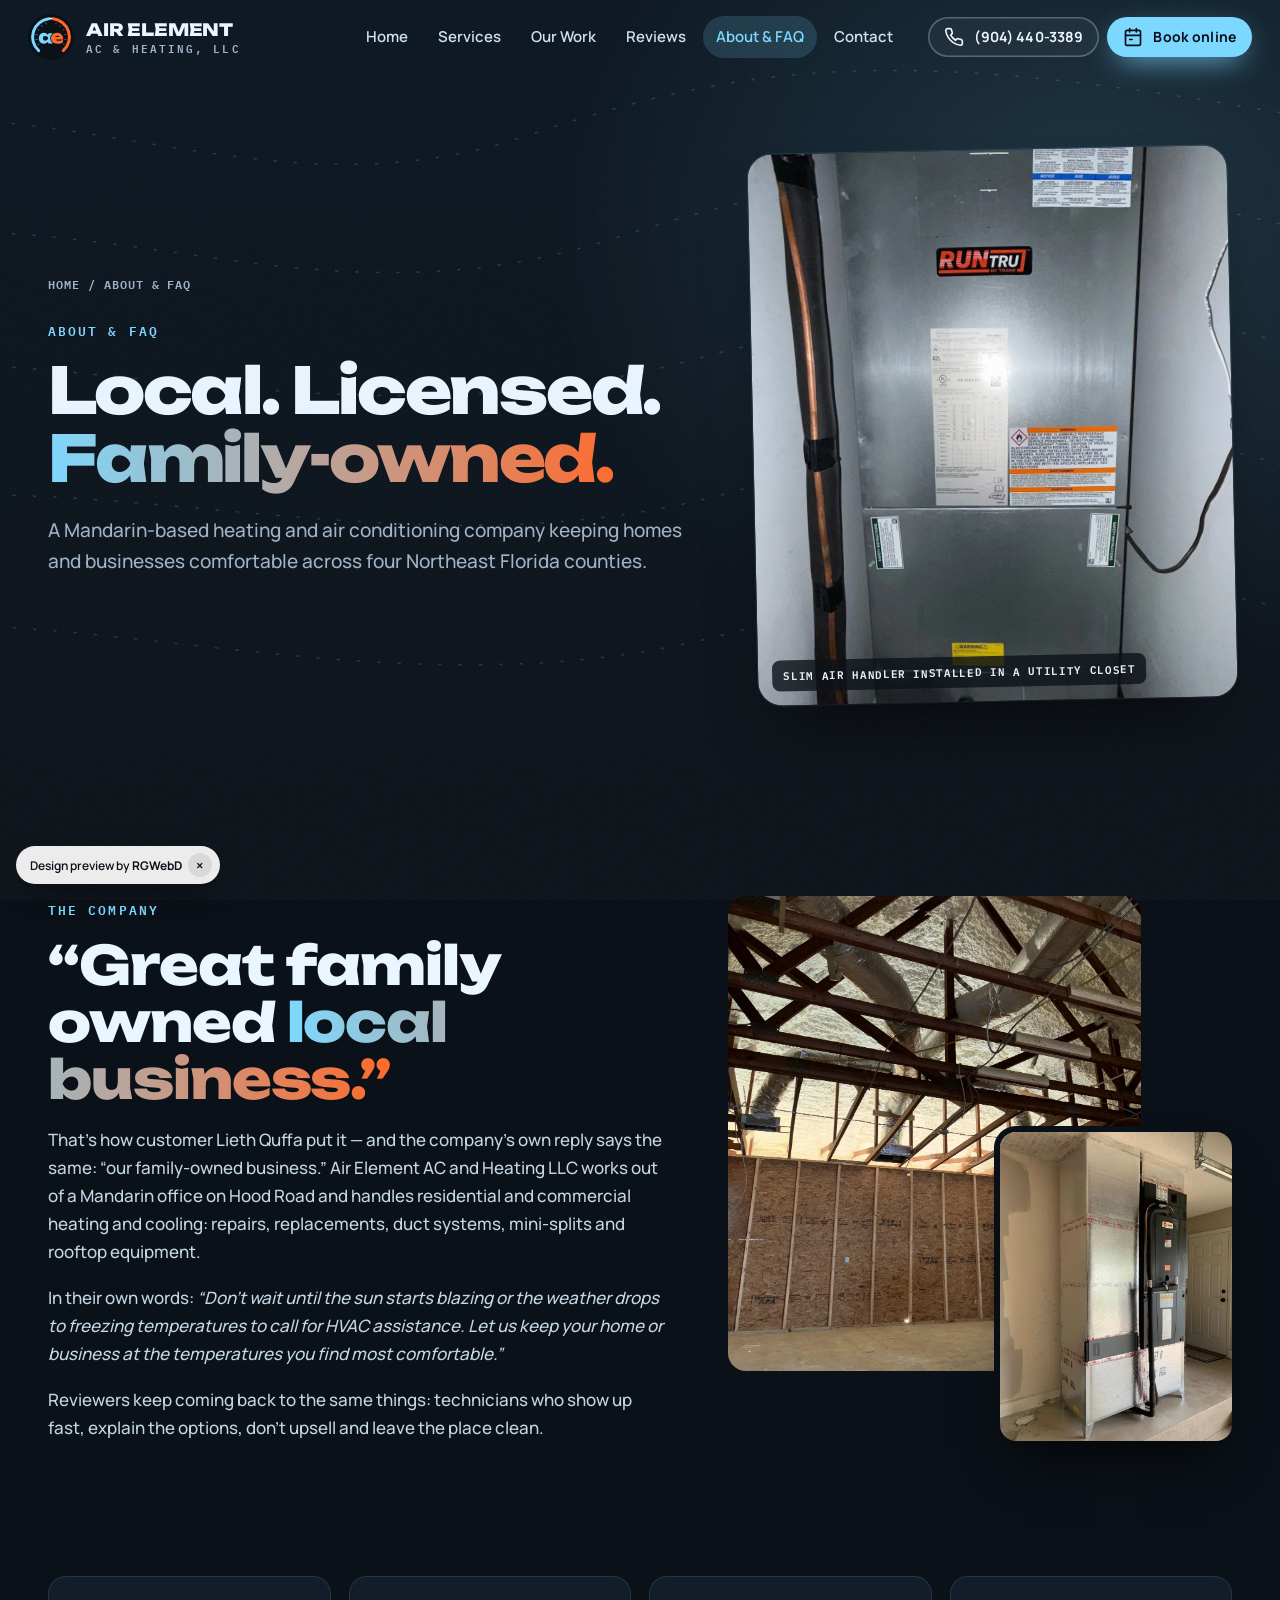
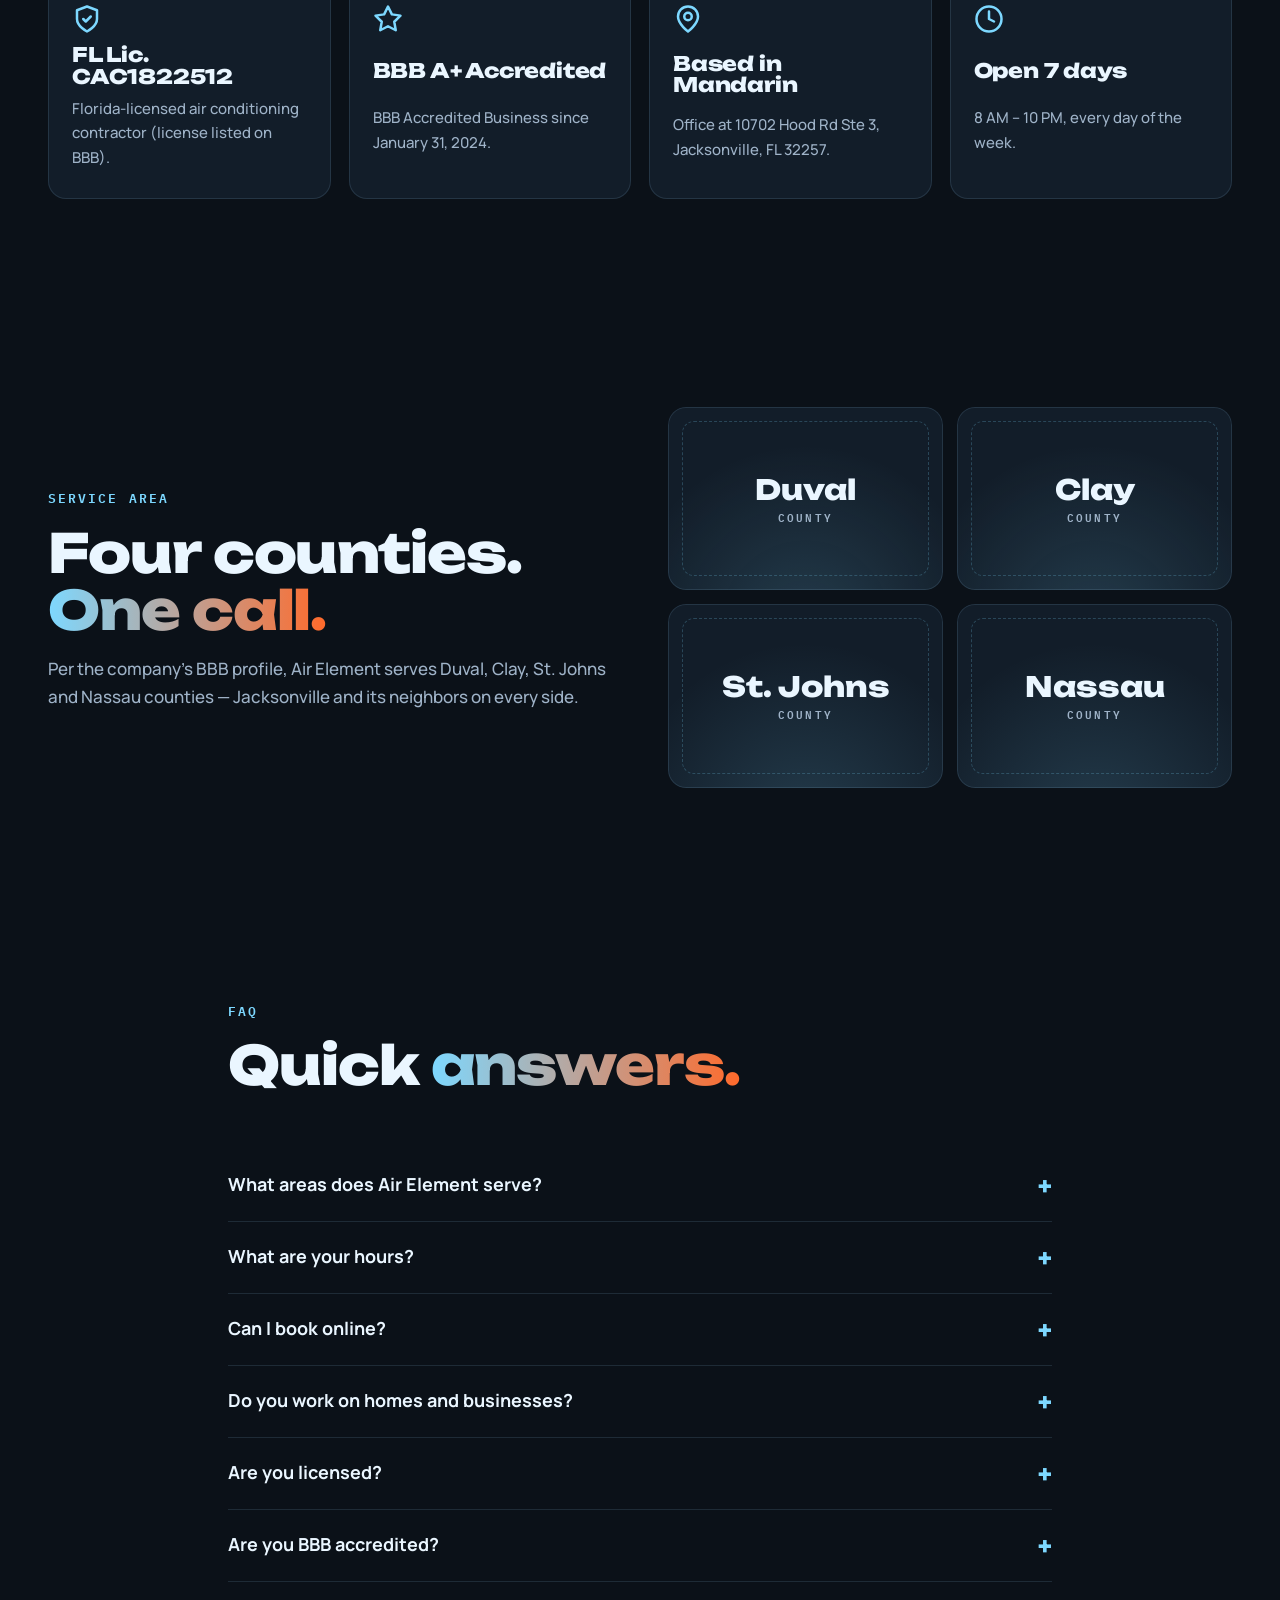
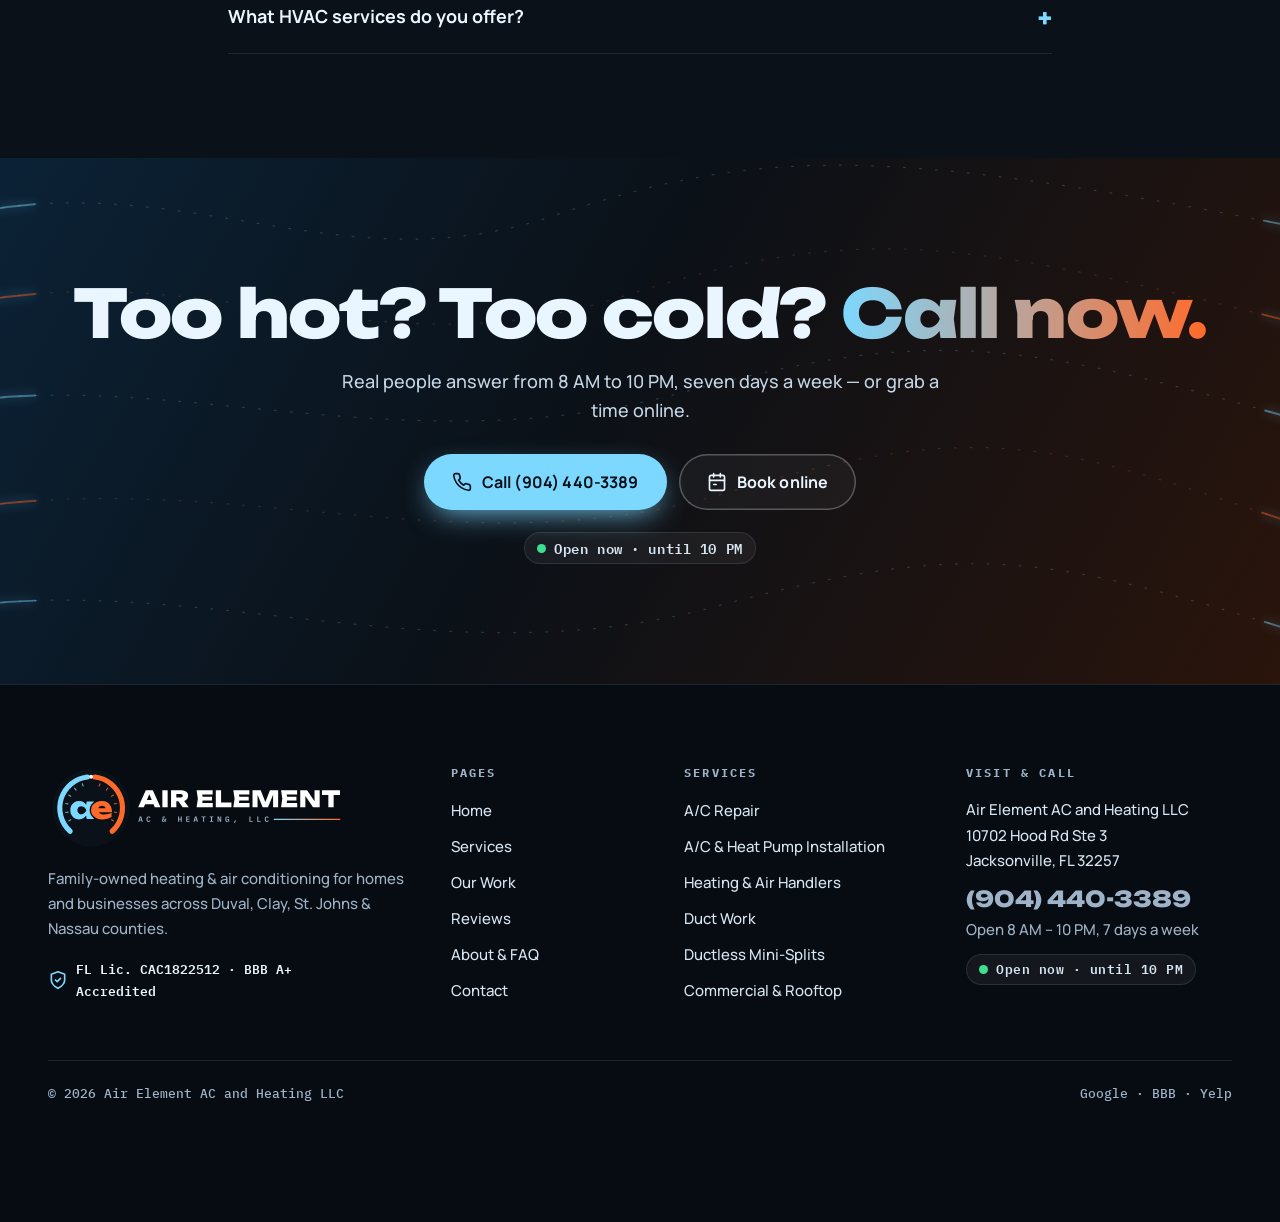
<file: docs/about.html>
<!doctype html><html lang="en" class="no-js" data-mode="cool"><head>
<meta charset="utf-8"><meta name="viewport" content="width=device-width,initial-scale=1,viewport-fit=cover">
<title>About Air Element AC &amp; Heating — Family-Owned HVAC in Mandarin, Jacksonville</title><meta name="description" content="Family-owned HVAC contractor at 10702 Hood Rd in Mandarin, Jacksonville. FL license CAC1822512, BBB A+ accredited, serving Duval, Clay, St. Johns &amp; Nassau counties.">
<link rel="canonical" href="https://rgwebd.github.io/airelementac/about.html"><meta name="theme-color" content="#0b1118">
<meta property="og:type" content="website"><meta property="og:site_name" content="Air Element AC &amp; Heating"><meta property="og:title" content="About Air Element AC &amp; Heating — Family-Owned HVAC in Mandarin, Jacksonville"><meta property="og:description" content="Family-owned HVAC contractor at 10702 Hood Rd in Mandarin, Jacksonville. FL license CAC1822512, BBB A+ accredited, serving Duval, Clay, St. Johns &amp; Nassau counties."><meta property="og:url" content="https://rgwebd.github.io/airelementac/about.html"><meta property="og:image" content="https://rgwebd.github.io/airelementac/og.jpg"><meta property="og:image:width" content="1200"><meta property="og:image:height" content="630"><meta property="og:locale" content="en_US">
<meta name="twitter:card" content="summary_large_image"><meta name="twitter:title" content="About Air Element AC &amp; Heating — Family-Owned HVAC in Mandarin, Jacksonville"><meta name="twitter:description" content="Family-owned HVAC contractor at 10702 Hood Rd in Mandarin, Jacksonville. FL license CAC1822512, BBB A+ accredited, serving Duval, Clay, St. Johns &amp; Nassau counties."><meta name="twitter:image" content="https://rgwebd.github.io/airelementac/og.jpg">
<link rel="icon" href="brand/favicon.ico" sizes="any"><link rel="icon" type="image/svg+xml" href="brand/favicon.svg"><link rel="icon" type="image/png" sizes="32x32" href="brand/favicon-32.png"><link rel="apple-touch-icon" href="brand/favicon-180.png">
<script>try{var m=localStorage.getItem('ae-mode');if(m)document.documentElement.dataset.mode=m}catch(e){}</script>
<link rel="preconnect" href="https://fonts.googleapis.com"><link rel="preconnect" href="https://fonts.gstatic.com" crossorigin>
<link href="https://fonts.googleapis.com/css2?family=Unbounded:wght@500;700;800;900&family=Manrope:wght@400;500;600;700;800&family=IBM+Plex+Mono:wght@500;600&display=swap" rel="stylesheet">
<link rel="stylesheet" href="assets/site.css?v=4"><script type="application/ld+json">{"@context": "https://schema.org", "@type": "HVACBusiness", "@id": "https://rgwebd.github.io/airelementac/#business", "name": "Air Element AC and Heating LLC", "alternateName": ["Air Element AC & Heating", "Air Element AC"], "description": "Professional HVAC contractor providing efficient heating and cooling repairs and installations.", "url": "https://rgwebd.github.io/airelementac/", "telephone": "+1-904-440-3389", "image": "https://rgwebd.github.io/airelementac/og.jpg", "logo": "https://rgwebd.github.io/airelementac/brand/logo-horizontal-light-1200.png", "address": {"@type": "PostalAddress", "streetAddress": "10702 Hood Rd Ste 3", "addressLocality": "Jacksonville", "addressRegion": "FL", "postalCode": "32257", "addressCountry": "US"}, "geo": {"@type": "GeoCoordinates", "latitude": 30.1834703, "longitude": -81.5734384}, "hasMap": "https://www.google.com/maps/place/Air+Element+Ac+and+Heating+LLC/@30.1834703,-81.5734384,17z/data=!4m6!3m5!1s0x22697d220e0d5129:0xb6f4c285adef97dc!8m2!3d30.1834703!4d-81.5734384!16s%2Fg%2F11l32k4dxx", "areaServed": [{"@type": "AdministrativeArea", "name": "Duval County, FL"}, {"@type": "AdministrativeArea", "name": "Clay County, FL"}, {"@type": "AdministrativeArea", "name": "St. Johns County, FL"}, {"@type": "AdministrativeArea", "name": "Nassau County, FL"}], "openingHoursSpecification": [{"@type": "OpeningHoursSpecification", "dayOfWeek": ["Monday", "Tuesday", "Wednesday", "Thursday", "Friday", "Saturday", "Sunday"], "opens": "08:00", "closes": "22:00"}], "sameAs": ["https://www.google.com/maps/place/Air+Element+Ac+and+Heating+LLC/@30.1834703,-81.5734384,17z/data=!4m6!3m5!1s0x22697d220e0d5129:0xb6f4c285adef97dc!8m2!3d30.1834703!4d-81.5734384!16s%2Fg%2F11l32k4dxx", "https://www.bbb.org/us/fl/jacksonville/profile/air-conditioning-contractor/air-element-ac-and-heating-llc-0403-236020389", "https://www.yelp.com/biz/air-element-ac-and-heating-jacksonville"], "hasCredential": {"@type": "EducationalOccupationalCredential", "credentialCategory": "license", "name": "Florida DBPR Certified Air Conditioning Contractor license CAC1822512"}, "potentialAction": {"@type": "ReserveAction", "target": "https://book.housecallpro.com/book/Air-Element-AC-and-Heating-LLC/9239cfc3335f4d33ab65185a114bcb70?v2=true&lead_source=google&merchant_id=20476f79-8d79-4615-bec2-31c5933843bd", "name": "Book online"}, "aggregateRating": {"@type": "AggregateRating", "ratingValue": "5.0", "reviewCount": 82, "bestRating": "5", "worstRating": "1"}, "hasOfferCatalog": {"@type": "OfferCatalog", "name": "HVAC services", "itemListElement": [{"@type": "Offer", "itemOffered": {"@type": "Service", "name": "A/C Repair", "description": "When the house is heating up, you want a real person to answer. Customers describe calls returned right away, Sunday visits and fixes by the next day — from electrical issues and damaged copper lines to a clogged system."}}, {"@type": "Offer", "itemOffered": {"@type": "Service", "name": "A/C & Heat Pump Installation", "description": "Replacing a worn-out system? You’ll get the options laid out plainly, a price that includes the labor, and a clean, by-the-book install — reviewers mention next-day installs and being shown how the new unit works."}}, {"@type": "Offer", "itemOffered": {"@type": "Service", "name": "Heating & Air Handlers", "description": "Jacksonville winters are short, but a cold snap still finds a weak system. Air Element installs heating systems and air handlers — sealed and plumbed neatly in closets, garages and attics."}}, {"@type": "Offer", "itemOffered": {"@type": "Service", "name": "Duct Work", "description": "Comfort only reaches the room if the air does. From attic flex runs to open-truss commercial builds, Air Element lays out and installs duct systems that move air where it’s needed."}}, {"@type": "Offer", "itemOffered": {"@type": "Service", "name": "Ductless Mini-Splits", "description": "Enclosed a patio, added a room or finished a space the ducts don’t reach? A ductless mini-split adds quiet, independent comfort — wall head inside, compact condenser outside."}}, {"@type": "Offer", "itemOffered": {"@type": "Service", "name": "Commercial & Rooftop", "description": "Their business card says it plainly: residential and commercial. That includes packaged units, rooftop equipment and commercial condensers serviced up on the roof or out back."}}]}, "review": [{"@type": "Review", "author": {"@type": "Person", "name": "Annalise DeBoef"}, "reviewBody": "Couldn’t be happier with their work. I was originally on a maintenance plan with another company and contacted them when out AC wasn’t working and only reached a robot. Reached out to Air Element and heard back immediately. Robert came out on a Sunday within half an hour. He identified an electrical issue near immediately and provided us a temporary fix until he could get all supplies to get our AC set. We had also injured one of our copper lines with a shovel and he got the lines replaced and the electrical issue fixed with ease. We will certainly continue to use him for all of our AC needs in the future.", "publisher": {"@type": "Organization", "name": "Google"}}, {"@type": "Review", "author": {"@type": "Person", "name": "Michael Toenies II"}, "reviewBody": "I recently had Robert from Air Element AC and Heating LLC replace an AC unit in my condo, and I could not be more impressed with the experience. From start to finish, he was extremely professional, on time, and excellent with communication. He was very transparent about the different options available and took the time to explain everything clearly without any pressure.\n\nHis pricing was very affordable and fair, especially considering the quality of work and level of service provided. What stood out the most was how much pride he took in his work..he made sure the installation was done right, took the time to teach me about the new unit, and cleaned up thoroughly afterward.\n\nAs an active duty military member of 18 years at the time of this writing, transparency and professionalism are qualities I value highly, and Robert absolutely delivered on both. I strongly recommend Air Element AC and Heating LLC for any HVAC needs around Jacksonville, Florida.", "publisher": {"@type": "Organization", "name": "Google"}}, {"@type": "Review", "author": {"@type": "Person", "name": "Lieth Quffa"}, "reviewBody": "Great family owned local business. Had the best price, expedient, responsive, and seamless job. Did not try to oversale, or pressure us into more expensive units or extra products. Highly recommend.", "publisher": {"@type": "Organization", "name": "Google"}}, {"@type": "Review", "author": {"@type": "Person", "name": "Austin Williamson"}, "reviewBody": "I needed an entire AC unit for my home. They quoted me a reasonable price for the unit including the labor and were able to get it installed the next day. I really appreciated how fast they had everything installed, and were very kind people. It’s family business and would recommend their services for any A/C related concerns!", "publisher": {"@type": "Organization", "name": "Google"}}, {"@type": "Review", "author": {"@type": "Person", "name": "Roy T"}, "reviewBody": "I’ve used him for multiple AC jobs and I can honestly say he’s outstanding. Extremely reliable, always on time, and very transparent about what actually needs to be done without trying to upsell unnecessary work.\n\nHis pricing is very fair compared to the market, and the quality of his work speaks for itself. He works efficiently, gets the job done fast, and does everything with true professionalism.\n\nIf you’re looking for someone trustworthy, skilled, and easy to work with, I highly recommend him. I’ll definitely continue using his services.", "publisher": {"@type": "Organization", "name": "Google"}}, {"@type": "Review", "author": {"@type": "Person", "name": "Marilou Chyna Brown"}, "reviewBody": "Anton came out to fix my AC that was clogged. Did a great job. Professional and fast. Highly recommend!!!", "publisher": {"@type": "Organization", "name": "Google"}}, {"@type": "Review", "author": {"@type": "Person", "name": "Dany Turk"}, "reviewBody": "Very professional people! Their service and prices are excellent! I called them to come and check out my AC, and they came immediately. They fixed the issue, and they made sure the AC is working well before they left. I will use their service when I need it in the future. I highly recommend them.", "publisher": {"@type": "Organization", "name": "Google"}}, {"@type": "Review", "author": {"@type": "Person", "name": "Marleine Sakr"}, "reviewBody": "Wonderful and friendly service. So grateful to Antonin for his patience and for explaining everything thoroughly. Would highly recommend", "publisher": {"@type": "Organization", "name": "Google"}}, {"@type": "Review", "author": {"@type": "Person", "name": "Mine Can"}, "reviewBody": "I can’t say enough good things about Robert! He installed our A/C unit two years ago, and when we recently ran into an issue, he came through once again with outstanding service. He responded to my call right away and had the problem fixed by the very next day. It’s incredibly reassuring to have someone so dependable, professional, and efficient to count on—especially when dealing with summer heat. Highly recommend his services to anyone looking for quality work done with care!", "publisher": {"@type": "Organization", "name": "Google"}}, {"@type": "Review", "author": {"@type": "Person", "name": "Judy Batson"}, "reviewBody": "Air Element AC and Heating is a top notch company owned by Robert K. We needed a mini-split system installed in our recently enclosed patio/spa room. Robert was prompt to reply, courteous and attentive to the needs and resources of the client, thorough and efficient with everyone’s time. Robert and his team is highly recommended!", "publisher": {"@type": "Organization", "name": "Google"}}]}</script><script type="application/ld+json">{"@context": "https://schema.org", "@type": "BreadcrumbList", "itemListElement": [{"@type": "ListItem", "position": 1, "name": "Home", "item": "https://rgwebd.github.io/airelementac/"}, {"@type": "ListItem", "position": 2, "name": "About & FAQ", "item": "https://rgwebd.github.io/airelementac/about.html"}]}</script><script type="application/ld+json">{"@context": "https://schema.org", "@type": "FAQPage", "mainEntity": [{"@type": "Question", "name": "What areas does Air Element serve?", "acceptedAnswer": {"@type": "Answer", "text": "Duval, Clay, St. Johns and Nassau counties — Jacksonville and the surrounding area. The office is at 10702 Hood Rd Ste 3 in Mandarin."}}, {"@type": "Question", "name": "What are your hours?", "acceptedAnswer": {"@type": "Answer", "text": "8 AM to 10 PM, seven days a week, per the Google Business Profile. Holiday hours may differ — call to confirm."}}, {"@type": "Question", "name": "Can I book online?", "acceptedAnswer": {"@type": "Answer", "text": "Yes. Use the “Book online” button to request a visit through Housecall Pro, or call (904) 440-3389."}}, {"@type": "Question", "name": "Do you work on homes and businesses?", "acceptedAnswer": {"@type": "Answer", "text": "Yes — residential and commercial, including packaged and rooftop units."}}, {"@type": "Question", "name": "Are you licensed?", "acceptedAnswer": {"@type": "Answer", "text": "Yes. Florida license CAC1822512 (listed on the company’s BBB profile)."}}, {"@type": "Question", "name": "Are you BBB accredited?", "acceptedAnswer": {"@type": "Answer", "text": "Yes — BBB Accredited since January 31, 2024, with an A+ rating."}}, {"@type": "Question", "name": "What HVAC services do you offer?", "acceptedAnswer": {"@type": "Answer", "text": "A/C repair and maintenance, A/C and heat pump installation, heating and air handler installation, duct work, ductless mini-splits, and commercial / rooftop equipment."}}]}</script>
<script src="https://cosmiccallers.lovable.app/demo-track.js" data-demo="airelementac" defer></script>
</head><body class="pg-about">
<a class="skip" href="#main">Skip to content</a><div class="prog" aria-hidden="true"></div>
<header class="nav" role="banner">
<a class="brand" href="index.html" aria-label="Air Element AC &amp; Heating — home"><span class="b-em"><svg xmlns="http://www.w3.org/2000/svg" viewBox="0 0 200 200" width="200" height="200"><circle cx="100" cy="100" r="99" fill="#0B1118"/><path d="M46.47 159.45A80 80 0 0 1 90.25 20.60" fill="none" stroke="#7DD8FF" stroke-width="13" stroke-linecap="round"/><path d="M109.75 20.60A80 80 0 0 1 153.53 159.45" fill="none" stroke="#FF6A2B" stroke-width="13" stroke-linecap="round"/><line x1="48.04" y1="130.00" x2="42.84" y2="133.00" stroke="#7DD8FF" stroke-width="3" stroke-linecap="round" opacity=".75"/><line x1="40.91" y1="110.42" x2="35.00" y2="111.46" stroke="#7DD8FF" stroke-width="3" stroke-linecap="round" opacity=".75"/><line x1="40.91" y1="89.58" x2="35.00" y2="88.54" stroke="#7DD8FF" stroke-width="3" stroke-linecap="round" opacity=".75"/><line x1="48.04" y1="70.00" x2="42.84" y2="67.00" stroke="#7DD8FF" stroke-width="3" stroke-linecap="round" opacity=".75"/><line x1="61.43" y1="54.04" x2="57.58" y2="49.44" stroke="#7DD8FF" stroke-width="3" stroke-linecap="round" opacity=".75"/><line x1="79.48" y1="43.62" x2="77.43" y2="37.98" stroke="#7DD8FF" stroke-width="3" stroke-linecap="round" opacity=".75"/><line x1="120.52" y1="43.62" x2="122.57" y2="37.98" stroke="#FF6A2B" stroke-width="3" stroke-linecap="round" opacity=".75"/><line x1="138.57" y1="54.04" x2="142.42" y2="49.44" stroke="#FF6A2B" stroke-width="3" stroke-linecap="round" opacity=".75"/><line x1="151.96" y1="70.00" x2="157.16" y2="67.00" stroke="#FF6A2B" stroke-width="3" stroke-linecap="round" opacity=".75"/><line x1="159.09" y1="89.58" x2="165.00" y2="88.54" stroke="#FF6A2B" stroke-width="3" stroke-linecap="round" opacity=".75"/><line x1="159.09" y1="110.42" x2="165.00" y2="111.46" stroke="#FF6A2B" stroke-width="3" stroke-linecap="round" opacity=".75"/><line x1="151.96" y1="130.00" x2="157.16" y2="133.00" stroke="#FF6A2B" stroke-width="3" stroke-linecap="round" opacity=".75"/><circle cx="100" cy="20" r="5" fill="#fff"/><path d="M88.52623999023439 128.07999999999998 86.37344665527345 112.13679333496093 88.58864379882814 105.75640380859373 86.37344665527345 99.45401428222655 88.52623999023439 83.37040856933592H107.09011621093751L104.12612573242188 105.69400476074217L107.09011621093751 128.07999999999998ZM92.4574276123047 105.75640380859373Q91.53701904296875 112.88560095214842 88.38581475830078 118.20519952392576Q85.23461047363281 123.5247980957031 80.26600952148438 126.47319714355467Q75.29740856933594 129.42159619140622 68.94821142578127 129.42159619140622Q62.4118123779297 129.42159619140622 57.45101190185548 126.46539666748045Q52.49021142578126 123.50919714355467 49.71341094970704 118.15839904785155Q46.936610473632825 112.80760095214842 46.936610473632825 105.75640380859373Q46.936610473632825 98.62720666503904 49.71341094970704 93.28420904541014Q52.49021142578126 87.94121142578123 57.45101190185548 84.98501190185544Q62.4118123779297 82.02881237792967 68.94821142578127 82.02881237792967Q75.29740856933594 82.02881237792967 80.26600952148438 84.94601190185546Q85.23461047363281 87.86321142578123 88.42481475830078 93.17500952148436Q91.61501904296875 98.48680761718748 92.4574276123047 105.75640380859373ZM64.97009240722657 105.75640380859373Q64.97009240722657 108.70482666015623 66.17910192871095 110.97464379882811Q67.38811145019532 113.24446093749998 69.55652716064455 114.56266998291014Q71.72494287109376 115.8808790283203 74.54856286621094 115.8808790283203Q77.45018286132813 115.8808790283203 80.10219714355469 114.56266998291014Q82.75421142578125 113.24446093749998 84.7744228515625 110.97464379882811Q86.79463427734376 108.70482666015623 87.683845703125 105.75640380859373Q86.79463427734376 102.80798095703123 84.7744228515625 100.50696429443357Q82.75421142578125 98.20594763183593 80.10219714355469 96.88773858642577Q77.45018286132813 95.56952954101561 74.54856286621094 95.56952954101561Q71.72494287109376 95.56952954101561 69.55652716064455 96.88773858642577Q67.38811145019532 98.20594763183593 66.17910192871095 100.50696429443357Q64.97009240722657 102.80798095703123 64.97009240722657 105.75640380859373Z" fill="#7DD8FF"/><path d="M128.3373800048828 129.42159619140622Q120.1161876220703 129.42159619140622 113.64219476318358 126.43419714355467Q107.16820190429686 123.44679809570312 103.42420666503905 118.0648004760742Q99.68021142578124 112.68280285644529 99.68021142578124 105.5536057128906Q99.68021142578124 98.50240856933593 103.29160571289061 93.22180999755858Q106.90299999999999 87.94121142578123 113.16639190673827 84.98501190185544Q119.42978381347655 82.02881237792967 127.2765771484375 82.02881237792967Q135.43536572265623 82.02881237792967 141.1995604858398 85.53100952148435Q146.96375524902342 89.03320666503905 150.05255334472656 95.4448004760742Q153.14135144042967 101.85639428710937 153.14135144042967 110.59238476562498H114.25051049804686V100.37442285156249H142.89223046875L137.6350333251953 103.8844133300781Q137.33863427734374 100.82679333496093 136.0672257080078 98.70517810058593Q134.79581713867185 96.58356286621093 132.74440142822266 95.46815429687499Q130.69298571777344 94.35274572753904 127.85376477050781 94.35274572753904Q124.65574572753906 94.35274572753904 122.40152954101562 95.61635382080075Q120.14731335449218 96.87996191406248 118.93050335693358 99.0873776245117Q117.71369335937499 101.29479333496093 117.71369335937499 104.1184180908203Q117.71369335937499 108.09643237304687 119.49990002441405 110.84204522705076Q121.28610668945312 113.58765808105467 124.85071478271485 115.03066522216795Q128.41532287597656 116.47367236328124 133.71932763671873 116.47367236328124Q138.60213049316405 116.47367236328124 143.3445390625 115.2802661743164Q148.08694763183593 114.08685998535155 152.0181495361328 111.88724951171874V122.96319238281248Q147.21336096191405 126.08319238281248 141.33996191406248 127.75239428710935Q135.46656286621092 129.42159619140622 128.3373800048828 129.42159619140622Z" fill="none" stroke="#0B1118" stroke-width="7" stroke-linejoin="round"/><path d="M128.3373800048828 129.42159619140622Q120.1161876220703 129.42159619140622 113.64219476318358 126.43419714355467Q107.16820190429686 123.44679809570312 103.42420666503905 118.0648004760742Q99.68021142578124 112.68280285644529 99.68021142578124 105.5536057128906Q99.68021142578124 98.50240856933593 103.29160571289061 93.22180999755858Q106.90299999999999 87.94121142578123 113.16639190673827 84.98501190185544Q119.42978381347655 82.02881237792967 127.2765771484375 82.02881237792967Q135.43536572265623 82.02881237792967 141.1995604858398 85.53100952148435Q146.96375524902342 89.03320666503905 150.05255334472656 95.4448004760742Q153.14135144042967 101.85639428710937 153.14135144042967 110.59238476562498H114.25051049804686V100.37442285156249H142.89223046875L137.6350333251953 103.8844133300781Q137.33863427734374 100.82679333496093 136.0672257080078 98.70517810058593Q134.79581713867185 96.58356286621093 132.74440142822266 95.46815429687499Q130.69298571777344 94.35274572753904 127.85376477050781 94.35274572753904Q124.65574572753906 94.35274572753904 122.40152954101562 95.61635382080075Q120.14731335449218 96.87996191406248 118.93050335693358 99.0873776245117Q117.71369335937499 101.29479333496093 117.71369335937499 104.1184180908203Q117.71369335937499 108.09643237304687 119.49990002441405 110.84204522705076Q121.28610668945312 113.58765808105467 124.85071478271485 115.03066522216795Q128.41532287597656 116.47367236328124 133.71932763671873 116.47367236328124Q138.60213049316405 116.47367236328124 143.3445390625 115.2802661743164Q148.08694763183593 114.08685998535155 152.0181495361328 111.88724951171874V122.96319238281248Q147.21336096191405 126.08319238281248 141.33996191406248 127.75239428710935Q135.46656286621092 129.42159619140622 128.3373800048828 129.42159619140622Z" fill="#FF6A2B"/></svg></span><span class="b-tx">Air Element<small>AC &amp; Heating, LLC</small></span></a>
<nav aria-label="Main"><ul><li><a href="index.html">Home</a></li><li><a href="services.html">Services</a></li><li><a href="work.html">Our Work</a></li><li><a href="reviews.html">Reviews</a></li><li><a href="about.html" aria-current="page">About & FAQ</a></li><li><a href="contact.html">Contact</a></li></ul></nav>
<div class="n-cta"><a class="btn ghost sm" href="tel:+19044403389"><svg class="ic" viewBox="0 0 24 24" fill="none" stroke="currentColor" stroke-width="2" stroke-linecap="round" stroke-linejoin="round" aria-hidden="true"><path d="M22 16.9v3a2 2 0 0 1-2.2 2 19.8 19.8 0 0 1-8.6-3.1 19.5 19.5 0 0 1-6-6A19.8 19.8 0 0 1 2.1 4.2 2 2 0 0 1 4.1 2h3a2 2 0 0 1 2 1.7c.1.9.4 1.8.7 2.7a2 2 0 0 1-.5 2.1L8 9.8a16 16 0 0 0 6 6l1.3-1.3a2 2 0 0 1 2.1-.4c.9.3 1.8.6 2.7.7a2 2 0 0 1 1.7 2z"/></svg><span>(904) 440-3389</span></a><a class="btn sm mag" href="https://book.housecallpro.com/book/Air-Element-AC-and-Heating-LLC/9239cfc3335f4d33ab65185a114bcb70?v2=true&lead_source=google&merchant_id=20476f79-8d79-4615-bec2-31c5933843bd" target="_blank" rel="noopener"><svg class="ic" viewBox="0 0 24 24" fill="none" stroke="currentColor" stroke-width="2" stroke-linecap="round" stroke-linejoin="round" aria-hidden="true"><rect x="3" y="4" width="18" height="18" rx="2"/><path d="M16 2v4M8 2v4M3 10h18M8 15h3"/></svg>Book online</a></div>
<button class="burger" type="button" aria-label="Open menu" aria-expanded="false" aria-controls="mmenu"><i></i><i></i><i></i></button>
</header>
<div class="mmenu" id="mmenu" aria-hidden="true"><a class="ml" href="index.html">Home</a><a class="ml" href="services.html">Services</a><a class="ml" href="work.html">Our Work</a><a class="ml" href="reviews.html">Reviews</a><a class="ml" href="about.html" aria-current="page">About & FAQ</a><a class="ml" href="contact.html">Contact</a><div class="mm-row"><a class="btn" href="tel:+19044403389"><svg class="ic" viewBox="0 0 24 24" fill="none" stroke="currentColor" stroke-width="2" stroke-linecap="round" stroke-linejoin="round" aria-hidden="true"><path d="M22 16.9v3a2 2 0 0 1-2.2 2 19.8 19.8 0 0 1-8.6-3.1 19.5 19.5 0 0 1-6-6A19.8 19.8 0 0 1 2.1 4.2 2 2 0 0 1 4.1 2h3a2 2 0 0 1 2 1.7c.1.9.4 1.8.7 2.7a2 2 0 0 1-.5 2.1L8 9.8a16 16 0 0 0 6 6l1.3-1.3a2 2 0 0 1 2.1-.4c.9.3 1.8.6 2.7.7a2 2 0 0 1 1.7 2z"/></svg>Call (904) 440-3389</a><a class="btn ghost" href="https://book.housecallpro.com/book/Air-Element-AC-and-Heating-LLC/9239cfc3335f4d33ab65185a114bcb70?v2=true&lead_source=google&merchant_id=20476f79-8d79-4615-bec2-31c5933843bd" target="_blank" rel="noopener"><svg class="ic" viewBox="0 0 24 24" fill="none" stroke="currentColor" stroke-width="2" stroke-linecap="round" stroke-linejoin="round" aria-hidden="true"><rect x="3" y="4" width="18" height="18" rx="2"/><path d="M16 2v4M8 2v4M3 10h18M8 15h3"/></svg>Book online</a></div><p class="mm-note">8 AM – 10 PM · 7 days</p></div>
<main id="main"><section class="phero"><div class="phero-bg" aria-hidden="true"><svg class="flow" viewBox="0 0 1440 700" preserveAspectRatio="xMidYMid slice" aria-hidden="true"><g class="f-a"><path d="M-50 120 C 200 60, 380 200, 620 120 S 1000 40, 1500 140" style="--d:0.0s"/><path d="M-50 220 C 240 160, 420 300, 700 210 S 1100 150, 1500 250" style="--d:0.7s"/><path d="M-50 330 C 180 290, 460 400, 760 320 S 1150 260, 1500 360" style="--d:1.4s"/><path d="M-50 450 C 260 400, 520 520, 820 430 S 1200 380, 1500 480" style="--d:2.1s"/><path d="M-50 560 C 220 520, 500 640, 800 560 S 1180 500, 1500 600" style="--d:2.8s"/></g><g class="f-b"><path d="M-50 120 C 200 60, 380 200, 620 120 S 1000 40, 1500 140" style="--d:0.0s"/><path d="M-50 220 C 240 160, 420 300, 700 210 S 1100 150, 1500 250" style="--d:0.7s"/><path d="M-50 330 C 180 290, 460 400, 760 320 S 1150 260, 1500 360" style="--d:1.4s"/><path d="M-50 450 C 260 400, 520 520, 820 430 S 1200 380, 1500 480" style="--d:2.1s"/><path d="M-50 560 C 220 520, 500 640, 800 560 S 1180 500, 1500 600" style="--d:2.8s"/></g></svg></div><div class="wrap phero-in">
<div class="phero-tx"><nav class="crumbs" aria-label="Breadcrumb"><a href="index.html">Home</a><span>/</span><span aria-current="page">About & FAQ</span></nav>
<p class="eyebrow">About & FAQ</p><h1 class="split">Local. Licensed. <em>Family-owned.</em></h1><p class="lede">A Mandarin-based heating and air conditioning company keeping homes and businesses comfortable across four Northeast Florida counties.</p></div>
<figure class="phero-ph"><img src="img/air-handler-closet.webp" width="1100" height="1956" alt="Slim air handler installed in a utility closet" fetchpriority="high"><span class="ph-tag">Slim air handler installed in a utility closet</span></figure></div></section><section class="sec story"><div class="wrap st-g"><div class="st-tx rv"><p class="eyebrow">The company</p><h2>“Great family owned <em>local business.”</em></h2>
<p>That’s how customer Lieth Quffa put it — and the company’s own reply says the same: “our family-owned business.” Air Element AC and Heating LLC works out of a Mandarin office on Hood Road and handles residential and commercial heating and cooling: repairs, replacements, duct systems, mini-splits and rooftop equipment.</p>
<p>In their own words: <i>“Don’t wait until the sun starts blazing or the weather drops to freezing temperatures to call for HVAC assistance. Let us keep your home or business at the temperatures you find most comfortable.”</i></p>
<p>Reviewers keep coming back to the same things: technicians who show up fast, explain the options, don’t upsell and leave the place clean.</p></div>
<div class="st-ph rv"><div class="lv "><img src="img/commercial-ductwork.webp" width="1320" height="1741" alt="Open-truss commercial space with new ductwork overhead" loading="lazy" decoding="async"><span class="lv-s" aria-hidden="true"><i></i><i></i><i></i><i></i><i></i><i></i><i></i></span></div><img src="img/trane-air-handler.webp" width="750" height="1000" alt="Trane air handler with new duct-board plenums in a garage" loading="lazy" decoding="async" class="st-ph2"></div></div></section><section class="sec creds"><div class="wrap"><div class="cred-g"><div class="cred tilt rv" style="--i:0"><svg class="ic" viewBox="0 0 24 24" fill="none" stroke="currentColor" stroke-width="2" stroke-linecap="round" stroke-linejoin="round" aria-hidden="true"><path d="M12 22s8-4 8-10V5l-8-3-8 3v7c0 6 8 10 8 10z"/><path d="m9 12 2 2 4-4"/></svg><h3>FL Lic. CAC1822512</h3><p>Florida-licensed air conditioning contractor (license listed on BBB).</p></div><div class="cred tilt rv" style="--i:1"><svg class="ic" viewBox="0 0 24 24" fill="none" stroke="currentColor" stroke-width="2" stroke-linecap="round" stroke-linejoin="round" aria-hidden="true"><path d="m12 2 3.1 6.3 6.9 1-5 4.9 1.2 6.8L12 17.8 5.8 21l1.2-6.8-5-4.9 6.9-1z"/></svg><h3>BBB A+ Accredited</h3><p>BBB Accredited Business since January 31, 2024.</p></div><div class="cred tilt rv" style="--i:2"><svg class="ic" viewBox="0 0 24 24" fill="none" stroke="currentColor" stroke-width="2" stroke-linecap="round" stroke-linejoin="round" aria-hidden="true"><path d="M20 10c0 6-8 12-8 12s-8-6-8-12a8 8 0 0 1 16 0z"/><circle cx="12" cy="10" r="3"/></svg><h3>Based in Mandarin</h3><p>Office at 10702 Hood Rd Ste 3, Jacksonville, FL 32257.</p></div><div class="cred tilt rv" style="--i:3"><svg class="ic" viewBox="0 0 24 24" fill="none" stroke="currentColor" stroke-width="2" stroke-linecap="round" stroke-linejoin="round" aria-hidden="true"><circle cx="12" cy="12" r="10"/><path d="M12 6v6l4 2"/></svg><h3>Open 7 days</h3><p>8 AM – 10 PM, every day of the week.</p></div></div></div></section><section class="sec area"><div class="wrap ar-g"><div class="rv"><p class="eyebrow">Service area</p><h2>Four counties. <em>One call.</em></h2><p>Per the company’s BBB profile, Air Element serves Duval, Clay, St. Johns and Nassau counties — Jacksonville and its neighbors on every side.</p></div><ul class="ctys"><li class="cty rv" style="--i:0"><span>Duval</span><small>County</small></li><li class="cty rv" style="--i:1"><span>Clay</span><small>County</small></li><li class="cty rv" style="--i:2"><span>St. Johns</span><small>County</small></li><li class="cty rv" style="--i:3"><span>Nassau</span><small>County</small></li></ul></div></section><section class="sec faq"><div class="wrap fq-w"><div class="sh rv"><p class="eyebrow">FAQ</p><h2>Quick <em>answers.</em></h2></div><details class="fq rv"><summary>What areas does Air Element serve?<span aria-hidden="true">+</span></summary><p>Duval, Clay, St. Johns and Nassau counties — Jacksonville and the surrounding area. The office is at 10702 Hood Rd Ste 3 in Mandarin.</p></details><details class="fq rv"><summary>What are your hours?<span aria-hidden="true">+</span></summary><p>8 AM to 10 PM, seven days a week, per the Google Business Profile. Holiday hours may differ — call to confirm.</p></details><details class="fq rv"><summary>Can I book online?<span aria-hidden="true">+</span></summary><p>Yes. Use the “Book online” button to request a visit through Housecall Pro, or call (904) 440-3389.</p></details><details class="fq rv"><summary>Do you work on homes and businesses?<span aria-hidden="true">+</span></summary><p>Yes — residential and commercial, including packaged and rooftop units.</p></details><details class="fq rv"><summary>Are you licensed?<span aria-hidden="true">+</span></summary><p>Yes. Florida license CAC1822512 (listed on the company’s BBB profile).</p></details><details class="fq rv"><summary>Are you BBB accredited?<span aria-hidden="true">+</span></summary><p>Yes — BBB Accredited since January 31, 2024, with an A+ rating.</p></details><details class="fq rv"><summary>What HVAC services do you offer?<span aria-hidden="true">+</span></summary><p>A/C repair and maintenance, A/C and heat pump installation, heating and air handler installation, duct work, ductless mini-splits, and commercial / rooftop equipment.</p></details></div></section><section class="ctab"><div class="ctab-bg" aria-hidden="true"><svg class="flow flow-c" viewBox="0 0 1440 700" preserveAspectRatio="xMidYMid slice" aria-hidden="true"><g class="f-a"><path d="M-50 120 C 200 60, 380 200, 620 120 S 1000 40, 1500 140" style="--d:0.0s"/><path d="M-50 220 C 240 160, 420 300, 700 210 S 1100 150, 1500 250" style="--d:0.7s"/><path d="M-50 330 C 180 290, 460 400, 760 320 S 1150 260, 1500 360" style="--d:1.4s"/><path d="M-50 450 C 260 400, 520 520, 820 430 S 1200 380, 1500 480" style="--d:2.1s"/><path d="M-50 560 C 220 520, 500 640, 800 560 S 1180 500, 1500 600" style="--d:2.8s"/></g><g class="f-b"><path d="M-50 120 C 200 60, 380 200, 620 120 S 1000 40, 1500 140" style="--d:0.0s"/><path d="M-50 220 C 240 160, 420 300, 700 210 S 1100 150, 1500 250" style="--d:0.7s"/><path d="M-50 330 C 180 290, 460 400, 760 320 S 1150 260, 1500 360" style="--d:1.4s"/><path d="M-50 450 C 260 400, 520 520, 820 430 S 1200 380, 1500 480" style="--d:2.1s"/><path d="M-50 560 C 220 520, 500 640, 800 560 S 1180 500, 1500 600" style="--d:2.8s"/></g></svg></div><div class="wrap ctab-in rv">
<h2>Too hot? Too cold? <em>Call&nbsp;now.</em></h2><p>Real people answer from 8 AM to 10 PM, seven days a week — or grab a time online.</p><div class="ctas"><a class="btn lg mag" href="tel:+19044403389"><svg class="ic" viewBox="0 0 24 24" fill="none" stroke="currentColor" stroke-width="2" stroke-linecap="round" stroke-linejoin="round" aria-hidden="true"><path d="M22 16.9v3a2 2 0 0 1-2.2 2 19.8 19.8 0 0 1-8.6-3.1 19.5 19.5 0 0 1-6-6A19.8 19.8 0 0 1 2.1 4.2 2 2 0 0 1 4.1 2h3a2 2 0 0 1 2 1.7c.1.9.4 1.8.7 2.7a2 2 0 0 1-.5 2.1L8 9.8a16 16 0 0 0 6 6l1.3-1.3a2 2 0 0 1 2.1-.4c.9.3 1.8.6 2.7.7a2 2 0 0 1 1.7 2z"/></svg>Call (904) 440-3389</a><a class="btn lg ghost" href="https://book.housecallpro.com/book/Air-Element-AC-and-Heating-LLC/9239cfc3335f4d33ab65185a114bcb70?v2=true&lead_source=google&merchant_id=20476f79-8d79-4615-bec2-31c5933843bd" target="_blank" rel="noopener"><svg class="ic" viewBox="0 0 24 24" fill="none" stroke="currentColor" stroke-width="2" stroke-linecap="round" stroke-linejoin="round" aria-hidden="true"><rect x="3" y="4" width="18" height="18" rx="2"/><path d="M16 2v4M8 2v4M3 10h18M8 15h3"/></svg>Book online</a></div><span class="live lg" data-live><b></b><span class="t">8 AM – 10 PM daily</span></span></div></section></main>
<footer class="foot"><div class="wrap"><div class="fgrid">
<div class="f-brand"><img src="brand/logo-horizontal-dark.svg" width="460" height="104" alt="Air Element AC &amp; Heating, LLC logo" loading="lazy"><p>Family-owned heating &amp; air conditioning for homes and businesses across Duval, Clay, St. Johns &amp; Nassau counties.</p><p class="f-cred"><svg class="ic" viewBox="0 0 24 24" fill="none" stroke="currentColor" stroke-width="2" stroke-linecap="round" stroke-linejoin="round" aria-hidden="true"><path d="M12 22s8-4 8-10V5l-8-3-8 3v7c0 6 8 10 8 10z"/><path d="m9 12 2 2 4-4"/></svg>FL Lic. CAC1822512 · BBB A+ Accredited</p></div>
<div><h3>Pages</h3><ul><li><a href="index.html">Home</a></li><li><a href="services.html">Services</a></li><li><a href="work.html">Our Work</a></li><li><a href="reviews.html">Reviews</a></li><li><a href="about.html">About & FAQ</a></li><li><a href="contact.html">Contact</a></li></ul></div>
<div><h3>Services</h3><ul><li><a href="services.html#ac-repair">A/C Repair</a></li><li><a href="services.html#ac-installation">A/C & Heat Pump Installation</a></li><li><a href="services.html#heating">Heating & Air Handlers</a></li><li><a href="services.html#ductwork">Duct Work</a></li><li><a href="services.html#mini-splits">Ductless Mini-Splits</a></li><li><a href="services.html#commercial">Commercial & Rooftop</a></li></ul></div>
<div><h3>Visit &amp; call</h3><address><a href="https://www.google.com/maps/place/Air+Element+Ac+and+Heating+LLC/@30.1834703,-81.5734384,17z/data=!4m6!3m5!1s0x22697d220e0d5129:0xb6f4c285adef97dc!8m2!3d30.1834703!4d-81.5734384!16s%2Fg%2F11l32k4dxx" target="_blank" rel="noopener">Air Element AC and Heating LLC<br>10702 Hood Rd Ste 3<br>Jacksonville, FL 32257</a></address><p><a class="f-ph" href="tel:+19044403389">(904) 440-3389</a></p><p>Open 8 AM – 10 PM, 7 days a week</p><span class="live " data-live><b></b><span class="t">8 AM – 10 PM daily</span></span></div>
</div><div class="f-base"><span>© 2026 Air Element AC and Heating LLC</span><span><a href="https://www.google.com/maps/place/Air+Element+Ac+and+Heating+LLC/@30.1834703,-81.5734384,17z/data=!4m6!3m5!1s0x22697d220e0d5129:0xb6f4c285adef97dc!8m2!3d30.1834703!4d-81.5734384!16s%2Fg%2F11l32k4dxx" target="_blank" rel="noopener">Google</a> · <a href="https://www.bbb.org/us/fl/jacksonville/profile/air-conditioning-contractor/air-element-ac-and-heating-llc-0403-236020389" target="_blank" rel="noopener">BBB</a> · <a href="https://www.yelp.com/biz/air-element-ac-and-heating-jacksonville" target="_blank" rel="noopener">Yelp</a></span></div></div></footer>
<div class="mbar"><a href="tel:+19044403389"><svg class="ic" viewBox="0 0 24 24" fill="none" stroke="currentColor" stroke-width="2" stroke-linecap="round" stroke-linejoin="round" aria-hidden="true"><path d="M22 16.9v3a2 2 0 0 1-2.2 2 19.8 19.8 0 0 1-8.6-3.1 19.5 19.5 0 0 1-6-6A19.8 19.8 0 0 1 2.1 4.2 2 2 0 0 1 4.1 2h3a2 2 0 0 1 2 1.7c.1.9.4 1.8.7 2.7a2 2 0 0 1-.5 2.1L8 9.8a16 16 0 0 0 6 6l1.3-1.3a2 2 0 0 1 2.1-.4c.9.3 1.8.6 2.7.7a2 2 0 0 1 1.7 2z"/></svg>Call</a><a class="mb-b" href="https://book.housecallpro.com/book/Air-Element-AC-and-Heating-LLC/9239cfc3335f4d33ab65185a114bcb70?v2=true&lead_source=google&merchant_id=20476f79-8d79-4615-bec2-31c5933843bd" target="_blank" rel="noopener"><svg class="ic" viewBox="0 0 24 24" fill="none" stroke="currentColor" stroke-width="2" stroke-linecap="round" stroke-linejoin="round" aria-hidden="true"><rect x="3" y="4" width="18" height="18" rx="2"/><path d="M16 2v4M8 2v4M3 10h18M8 15h3"/></svg>Book online</a></div>
<div class="demo" role="note"><span>Design preview by <b>RGWebD</b></span><button type="button" aria-label="Dismiss design preview note">×</button></div>
<div class="lbx" role="dialog" aria-modal="true" aria-label="Photo viewer"><button class="lbx-x" type="button" aria-label="Close">×</button><button class="lbx-p" type="button" aria-label="Previous photo">‹</button><figure><img alt=""><figcaption></figcaption></figure><button class="lbx-n" type="button" aria-label="Next photo">›</button></div>
<script src="assets/site.js?v=4" defer></script>
</body></html>
</file>
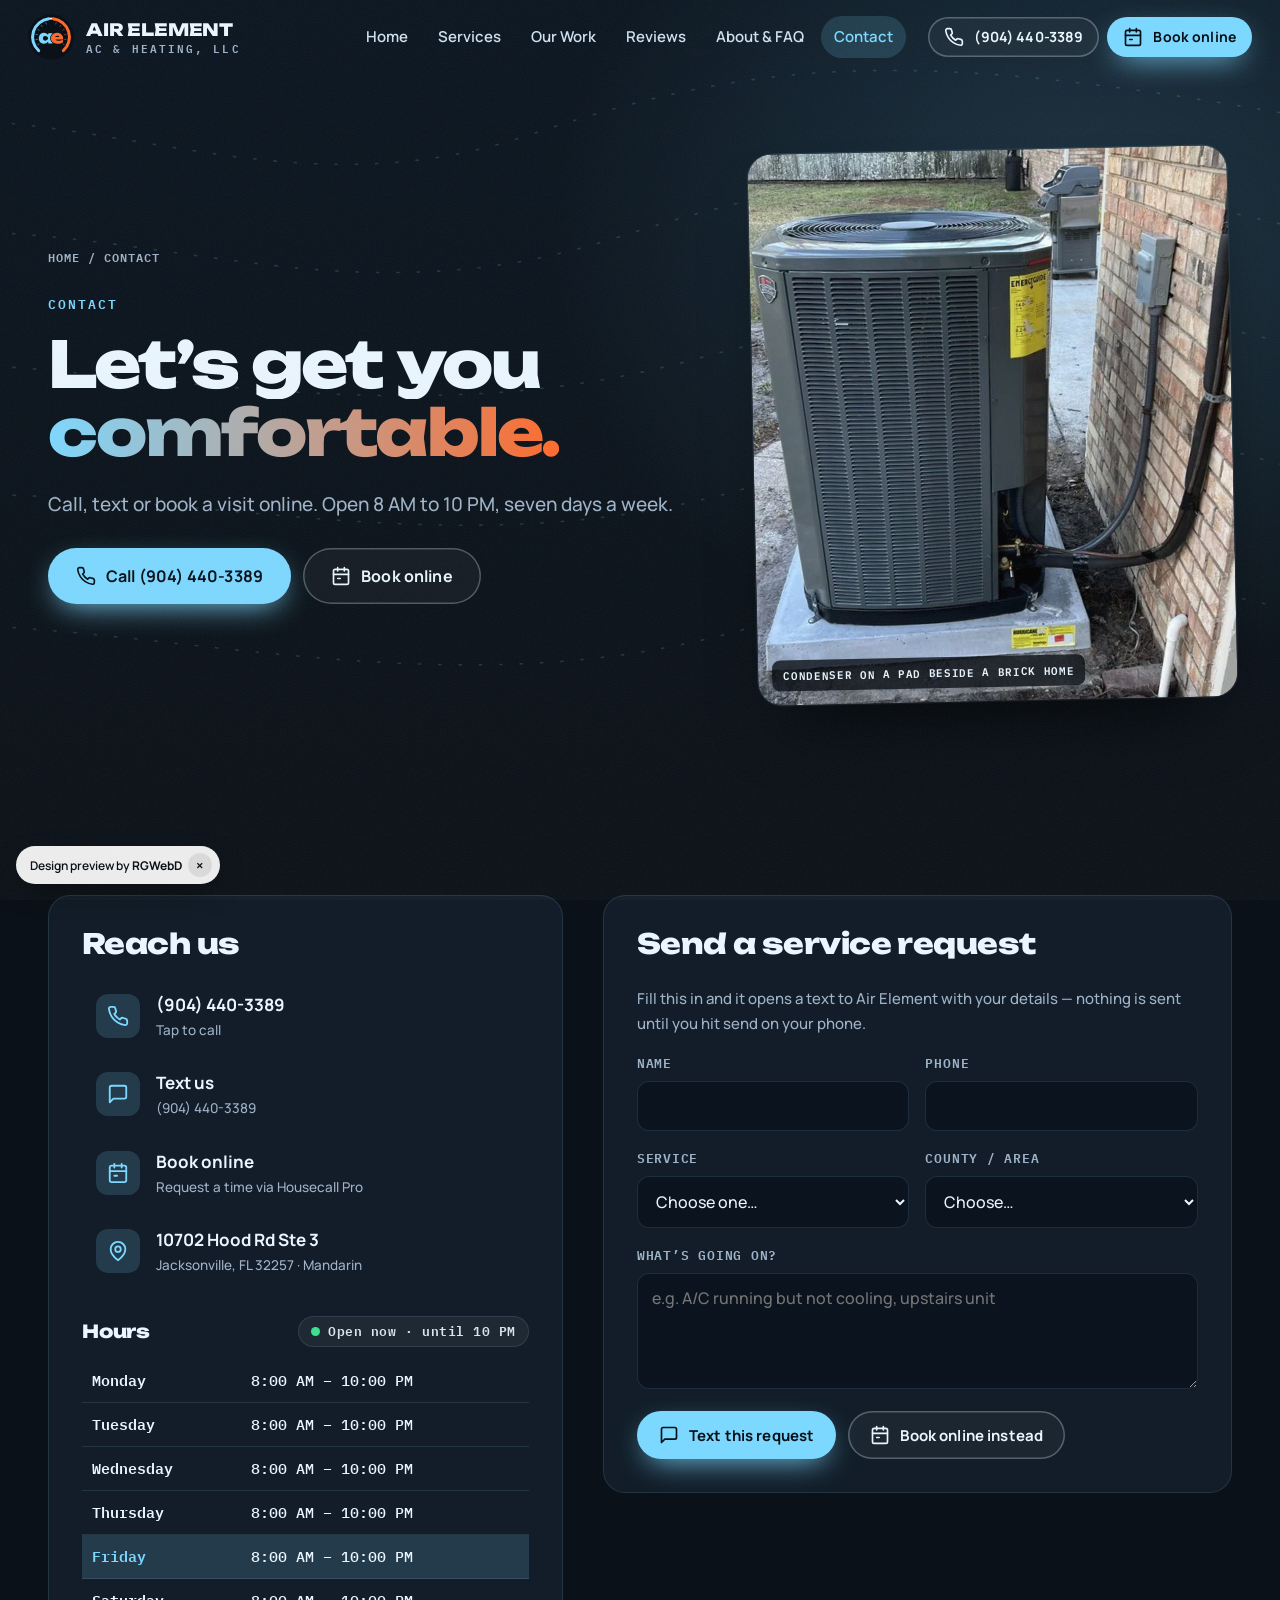
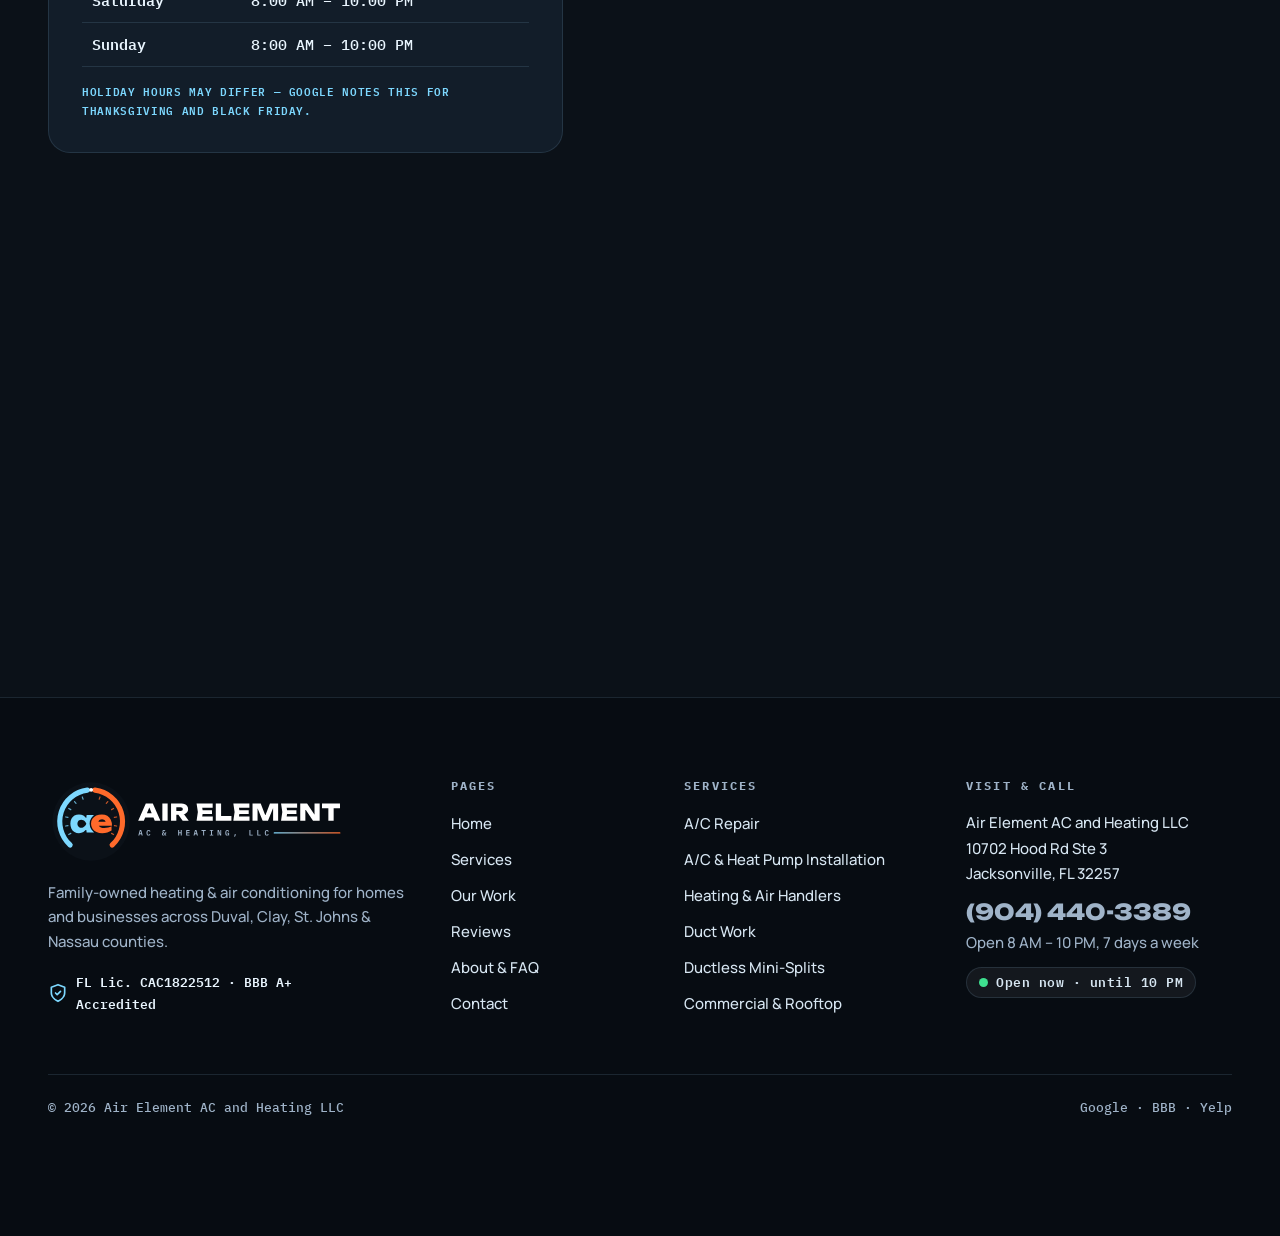
<file: docs/contact.html>
<!doctype html><html lang="en" class="no-js" data-mode="cool"><head>
<meta charset="utf-8"><meta name="viewport" content="width=device-width,initial-scale=1,viewport-fit=cover">
<title>Contact Air Element AC &amp; Heating — Call (904) 440-3389 or Book Online</title><meta name="description" content="Call (904) 440-3389, text, or book online with Air Element AC &amp; Heating. 10702 Hood Rd Ste 3, Jacksonville, FL 32257. Open 8 AM–10 PM, 7 days a week.">
<link rel="canonical" href="https://rgwebd.github.io/airelementac/contact.html"><meta name="theme-color" content="#0b1118">
<meta property="og:type" content="website"><meta property="og:site_name" content="Air Element AC &amp; Heating"><meta property="og:title" content="Contact Air Element AC &amp; Heating — Call (904) 440-3389 or Book Online"><meta property="og:description" content="Call (904) 440-3389, text, or book online with Air Element AC &amp; Heating. 10702 Hood Rd Ste 3, Jacksonville, FL 32257. Open 8 AM–10 PM, 7 days a week."><meta property="og:url" content="https://rgwebd.github.io/airelementac/contact.html"><meta property="og:image" content="https://rgwebd.github.io/airelementac/og.jpg"><meta property="og:image:width" content="1200"><meta property="og:image:height" content="630"><meta property="og:locale" content="en_US">
<meta name="twitter:card" content="summary_large_image"><meta name="twitter:title" content="Contact Air Element AC &amp; Heating — Call (904) 440-3389 or Book Online"><meta name="twitter:description" content="Call (904) 440-3389, text, or book online with Air Element AC &amp; Heating. 10702 Hood Rd Ste 3, Jacksonville, FL 32257. Open 8 AM–10 PM, 7 days a week."><meta name="twitter:image" content="https://rgwebd.github.io/airelementac/og.jpg">
<link rel="icon" href="brand/favicon.ico" sizes="any"><link rel="icon" type="image/svg+xml" href="brand/favicon.svg"><link rel="icon" type="image/png" sizes="32x32" href="brand/favicon-32.png"><link rel="apple-touch-icon" href="brand/favicon-180.png">
<script>try{var m=localStorage.getItem('ae-mode');if(m)document.documentElement.dataset.mode=m}catch(e){}</script>
<link rel="preconnect" href="https://fonts.googleapis.com"><link rel="preconnect" href="https://fonts.gstatic.com" crossorigin>
<link href="https://fonts.googleapis.com/css2?family=Unbounded:wght@500;700;800;900&family=Manrope:wght@400;500;600;700;800&family=IBM+Plex+Mono:wght@500;600&display=swap" rel="stylesheet">
<link rel="stylesheet" href="assets/site.css?v=4"><script type="application/ld+json">{"@context": "https://schema.org", "@type": "HVACBusiness", "@id": "https://rgwebd.github.io/airelementac/#business", "name": "Air Element AC and Heating LLC", "alternateName": ["Air Element AC & Heating", "Air Element AC"], "description": "Professional HVAC contractor providing efficient heating and cooling repairs and installations.", "url": "https://rgwebd.github.io/airelementac/", "telephone": "+1-904-440-3389", "image": "https://rgwebd.github.io/airelementac/og.jpg", "logo": "https://rgwebd.github.io/airelementac/brand/logo-horizontal-light-1200.png", "address": {"@type": "PostalAddress", "streetAddress": "10702 Hood Rd Ste 3", "addressLocality": "Jacksonville", "addressRegion": "FL", "postalCode": "32257", "addressCountry": "US"}, "geo": {"@type": "GeoCoordinates", "latitude": 30.1834703, "longitude": -81.5734384}, "hasMap": "https://www.google.com/maps/place/Air+Element+Ac+and+Heating+LLC/@30.1834703,-81.5734384,17z/data=!4m6!3m5!1s0x22697d220e0d5129:0xb6f4c285adef97dc!8m2!3d30.1834703!4d-81.5734384!16s%2Fg%2F11l32k4dxx", "areaServed": [{"@type": "AdministrativeArea", "name": "Duval County, FL"}, {"@type": "AdministrativeArea", "name": "Clay County, FL"}, {"@type": "AdministrativeArea", "name": "St. Johns County, FL"}, {"@type": "AdministrativeArea", "name": "Nassau County, FL"}], "openingHoursSpecification": [{"@type": "OpeningHoursSpecification", "dayOfWeek": ["Monday", "Tuesday", "Wednesday", "Thursday", "Friday", "Saturday", "Sunday"], "opens": "08:00", "closes": "22:00"}], "sameAs": ["https://www.google.com/maps/place/Air+Element+Ac+and+Heating+LLC/@30.1834703,-81.5734384,17z/data=!4m6!3m5!1s0x22697d220e0d5129:0xb6f4c285adef97dc!8m2!3d30.1834703!4d-81.5734384!16s%2Fg%2F11l32k4dxx", "https://www.bbb.org/us/fl/jacksonville/profile/air-conditioning-contractor/air-element-ac-and-heating-llc-0403-236020389", "https://www.yelp.com/biz/air-element-ac-and-heating-jacksonville"], "hasCredential": {"@type": "EducationalOccupationalCredential", "credentialCategory": "license", "name": "Florida DBPR Certified Air Conditioning Contractor license CAC1822512"}, "potentialAction": {"@type": "ReserveAction", "target": "https://book.housecallpro.com/book/Air-Element-AC-and-Heating-LLC/9239cfc3335f4d33ab65185a114bcb70?v2=true&lead_source=google&merchant_id=20476f79-8d79-4615-bec2-31c5933843bd", "name": "Book online"}, "aggregateRating": {"@type": "AggregateRating", "ratingValue": "5.0", "reviewCount": 82, "bestRating": "5", "worstRating": "1"}, "hasOfferCatalog": {"@type": "OfferCatalog", "name": "HVAC services", "itemListElement": [{"@type": "Offer", "itemOffered": {"@type": "Service", "name": "A/C Repair", "description": "When the house is heating up, you want a real person to answer. Customers describe calls returned right away, Sunday visits and fixes by the next day — from electrical issues and damaged copper lines to a clogged system."}}, {"@type": "Offer", "itemOffered": {"@type": "Service", "name": "A/C & Heat Pump Installation", "description": "Replacing a worn-out system? You’ll get the options laid out plainly, a price that includes the labor, and a clean, by-the-book install — reviewers mention next-day installs and being shown how the new unit works."}}, {"@type": "Offer", "itemOffered": {"@type": "Service", "name": "Heating & Air Handlers", "description": "Jacksonville winters are short, but a cold snap still finds a weak system. Air Element installs heating systems and air handlers — sealed and plumbed neatly in closets, garages and attics."}}, {"@type": "Offer", "itemOffered": {"@type": "Service", "name": "Duct Work", "description": "Comfort only reaches the room if the air does. From attic flex runs to open-truss commercial builds, Air Element lays out and installs duct systems that move air where it’s needed."}}, {"@type": "Offer", "itemOffered": {"@type": "Service", "name": "Ductless Mini-Splits", "description": "Enclosed a patio, added a room or finished a space the ducts don’t reach? A ductless mini-split adds quiet, independent comfort — wall head inside, compact condenser outside."}}, {"@type": "Offer", "itemOffered": {"@type": "Service", "name": "Commercial & Rooftop", "description": "Their business card says it plainly: residential and commercial. That includes packaged units, rooftop equipment and commercial condensers serviced up on the roof or out back."}}]}, "review": [{"@type": "Review", "author": {"@type": "Person", "name": "Annalise DeBoef"}, "reviewBody": "Couldn’t be happier with their work. I was originally on a maintenance plan with another company and contacted them when out AC wasn’t working and only reached a robot. Reached out to Air Element and heard back immediately. Robert came out on a Sunday within half an hour. He identified an electrical issue near immediately and provided us a temporary fix until he could get all supplies to get our AC set. We had also injured one of our copper lines with a shovel and he got the lines replaced and the electrical issue fixed with ease. We will certainly continue to use him for all of our AC needs in the future.", "publisher": {"@type": "Organization", "name": "Google"}}, {"@type": "Review", "author": {"@type": "Person", "name": "Michael Toenies II"}, "reviewBody": "I recently had Robert from Air Element AC and Heating LLC replace an AC unit in my condo, and I could not be more impressed with the experience. From start to finish, he was extremely professional, on time, and excellent with communication. He was very transparent about the different options available and took the time to explain everything clearly without any pressure.\n\nHis pricing was very affordable and fair, especially considering the quality of work and level of service provided. What stood out the most was how much pride he took in his work..he made sure the installation was done right, took the time to teach me about the new unit, and cleaned up thoroughly afterward.\n\nAs an active duty military member of 18 years at the time of this writing, transparency and professionalism are qualities I value highly, and Robert absolutely delivered on both. I strongly recommend Air Element AC and Heating LLC for any HVAC needs around Jacksonville, Florida.", "publisher": {"@type": "Organization", "name": "Google"}}, {"@type": "Review", "author": {"@type": "Person", "name": "Lieth Quffa"}, "reviewBody": "Great family owned local business. Had the best price, expedient, responsive, and seamless job. Did not try to oversale, or pressure us into more expensive units or extra products. Highly recommend.", "publisher": {"@type": "Organization", "name": "Google"}}, {"@type": "Review", "author": {"@type": "Person", "name": "Austin Williamson"}, "reviewBody": "I needed an entire AC unit for my home. They quoted me a reasonable price for the unit including the labor and were able to get it installed the next day. I really appreciated how fast they had everything installed, and were very kind people. It’s family business and would recommend their services for any A/C related concerns!", "publisher": {"@type": "Organization", "name": "Google"}}, {"@type": "Review", "author": {"@type": "Person", "name": "Roy T"}, "reviewBody": "I’ve used him for multiple AC jobs and I can honestly say he’s outstanding. Extremely reliable, always on time, and very transparent about what actually needs to be done without trying to upsell unnecessary work.\n\nHis pricing is very fair compared to the market, and the quality of his work speaks for itself. He works efficiently, gets the job done fast, and does everything with true professionalism.\n\nIf you’re looking for someone trustworthy, skilled, and easy to work with, I highly recommend him. I’ll definitely continue using his services.", "publisher": {"@type": "Organization", "name": "Google"}}, {"@type": "Review", "author": {"@type": "Person", "name": "Marilou Chyna Brown"}, "reviewBody": "Anton came out to fix my AC that was clogged. Did a great job. Professional and fast. Highly recommend!!!", "publisher": {"@type": "Organization", "name": "Google"}}, {"@type": "Review", "author": {"@type": "Person", "name": "Dany Turk"}, "reviewBody": "Very professional people! Their service and prices are excellent! I called them to come and check out my AC, and they came immediately. They fixed the issue, and they made sure the AC is working well before they left. I will use their service when I need it in the future. I highly recommend them.", "publisher": {"@type": "Organization", "name": "Google"}}, {"@type": "Review", "author": {"@type": "Person", "name": "Marleine Sakr"}, "reviewBody": "Wonderful and friendly service. So grateful to Antonin for his patience and for explaining everything thoroughly. Would highly recommend", "publisher": {"@type": "Organization", "name": "Google"}}, {"@type": "Review", "author": {"@type": "Person", "name": "Mine Can"}, "reviewBody": "I can’t say enough good things about Robert! He installed our A/C unit two years ago, and when we recently ran into an issue, he came through once again with outstanding service. He responded to my call right away and had the problem fixed by the very next day. It’s incredibly reassuring to have someone so dependable, professional, and efficient to count on—especially when dealing with summer heat. Highly recommend his services to anyone looking for quality work done with care!", "publisher": {"@type": "Organization", "name": "Google"}}, {"@type": "Review", "author": {"@type": "Person", "name": "Judy Batson"}, "reviewBody": "Air Element AC and Heating is a top notch company owned by Robert K. We needed a mini-split system installed in our recently enclosed patio/spa room. Robert was prompt to reply, courteous and attentive to the needs and resources of the client, thorough and efficient with everyone’s time. Robert and his team is highly recommended!", "publisher": {"@type": "Organization", "name": "Google"}}]}</script><script type="application/ld+json">{"@context": "https://schema.org", "@type": "BreadcrumbList", "itemListElement": [{"@type": "ListItem", "position": 1, "name": "Home", "item": "https://rgwebd.github.io/airelementac/"}, {"@type": "ListItem", "position": 2, "name": "Contact", "item": "https://rgwebd.github.io/airelementac/contact.html"}]}</script>
<script src="https://cosmiccallers.lovable.app/demo-track.js" data-demo="airelementac" defer></script>
</head><body class="pg-contact">
<a class="skip" href="#main">Skip to content</a><div class="prog" aria-hidden="true"></div>
<header class="nav" role="banner">
<a class="brand" href="index.html" aria-label="Air Element AC &amp; Heating — home"><span class="b-em"><svg xmlns="http://www.w3.org/2000/svg" viewBox="0 0 200 200" width="200" height="200"><circle cx="100" cy="100" r="99" fill="#0B1118"/><path d="M46.47 159.45A80 80 0 0 1 90.25 20.60" fill="none" stroke="#7DD8FF" stroke-width="13" stroke-linecap="round"/><path d="M109.75 20.60A80 80 0 0 1 153.53 159.45" fill="none" stroke="#FF6A2B" stroke-width="13" stroke-linecap="round"/><line x1="48.04" y1="130.00" x2="42.84" y2="133.00" stroke="#7DD8FF" stroke-width="3" stroke-linecap="round" opacity=".75"/><line x1="40.91" y1="110.42" x2="35.00" y2="111.46" stroke="#7DD8FF" stroke-width="3" stroke-linecap="round" opacity=".75"/><line x1="40.91" y1="89.58" x2="35.00" y2="88.54" stroke="#7DD8FF" stroke-width="3" stroke-linecap="round" opacity=".75"/><line x1="48.04" y1="70.00" x2="42.84" y2="67.00" stroke="#7DD8FF" stroke-width="3" stroke-linecap="round" opacity=".75"/><line x1="61.43" y1="54.04" x2="57.58" y2="49.44" stroke="#7DD8FF" stroke-width="3" stroke-linecap="round" opacity=".75"/><line x1="79.48" y1="43.62" x2="77.43" y2="37.98" stroke="#7DD8FF" stroke-width="3" stroke-linecap="round" opacity=".75"/><line x1="120.52" y1="43.62" x2="122.57" y2="37.98" stroke="#FF6A2B" stroke-width="3" stroke-linecap="round" opacity=".75"/><line x1="138.57" y1="54.04" x2="142.42" y2="49.44" stroke="#FF6A2B" stroke-width="3" stroke-linecap="round" opacity=".75"/><line x1="151.96" y1="70.00" x2="157.16" y2="67.00" stroke="#FF6A2B" stroke-width="3" stroke-linecap="round" opacity=".75"/><line x1="159.09" y1="89.58" x2="165.00" y2="88.54" stroke="#FF6A2B" stroke-width="3" stroke-linecap="round" opacity=".75"/><line x1="159.09" y1="110.42" x2="165.00" y2="111.46" stroke="#FF6A2B" stroke-width="3" stroke-linecap="round" opacity=".75"/><line x1="151.96" y1="130.00" x2="157.16" y2="133.00" stroke="#FF6A2B" stroke-width="3" stroke-linecap="round" opacity=".75"/><circle cx="100" cy="20" r="5" fill="#fff"/><path d="M88.52623999023439 128.07999999999998 86.37344665527345 112.13679333496093 88.58864379882814 105.75640380859373 86.37344665527345 99.45401428222655 88.52623999023439 83.37040856933592H107.09011621093751L104.12612573242188 105.69400476074217L107.09011621093751 128.07999999999998ZM92.4574276123047 105.75640380859373Q91.53701904296875 112.88560095214842 88.38581475830078 118.20519952392576Q85.23461047363281 123.5247980957031 80.26600952148438 126.47319714355467Q75.29740856933594 129.42159619140622 68.94821142578127 129.42159619140622Q62.4118123779297 129.42159619140622 57.45101190185548 126.46539666748045Q52.49021142578126 123.50919714355467 49.71341094970704 118.15839904785155Q46.936610473632825 112.80760095214842 46.936610473632825 105.75640380859373Q46.936610473632825 98.62720666503904 49.71341094970704 93.28420904541014Q52.49021142578126 87.94121142578123 57.45101190185548 84.98501190185544Q62.4118123779297 82.02881237792967 68.94821142578127 82.02881237792967Q75.29740856933594 82.02881237792967 80.26600952148438 84.94601190185546Q85.23461047363281 87.86321142578123 88.42481475830078 93.17500952148436Q91.61501904296875 98.48680761718748 92.4574276123047 105.75640380859373ZM64.97009240722657 105.75640380859373Q64.97009240722657 108.70482666015623 66.17910192871095 110.97464379882811Q67.38811145019532 113.24446093749998 69.55652716064455 114.56266998291014Q71.72494287109376 115.8808790283203 74.54856286621094 115.8808790283203Q77.45018286132813 115.8808790283203 80.10219714355469 114.56266998291014Q82.75421142578125 113.24446093749998 84.7744228515625 110.97464379882811Q86.79463427734376 108.70482666015623 87.683845703125 105.75640380859373Q86.79463427734376 102.80798095703123 84.7744228515625 100.50696429443357Q82.75421142578125 98.20594763183593 80.10219714355469 96.88773858642577Q77.45018286132813 95.56952954101561 74.54856286621094 95.56952954101561Q71.72494287109376 95.56952954101561 69.55652716064455 96.88773858642577Q67.38811145019532 98.20594763183593 66.17910192871095 100.50696429443357Q64.97009240722657 102.80798095703123 64.97009240722657 105.75640380859373Z" fill="#7DD8FF"/><path d="M128.3373800048828 129.42159619140622Q120.1161876220703 129.42159619140622 113.64219476318358 126.43419714355467Q107.16820190429686 123.44679809570312 103.42420666503905 118.0648004760742Q99.68021142578124 112.68280285644529 99.68021142578124 105.5536057128906Q99.68021142578124 98.50240856933593 103.29160571289061 93.22180999755858Q106.90299999999999 87.94121142578123 113.16639190673827 84.98501190185544Q119.42978381347655 82.02881237792967 127.2765771484375 82.02881237792967Q135.43536572265623 82.02881237792967 141.1995604858398 85.53100952148435Q146.96375524902342 89.03320666503905 150.05255334472656 95.4448004760742Q153.14135144042967 101.85639428710937 153.14135144042967 110.59238476562498H114.25051049804686V100.37442285156249H142.89223046875L137.6350333251953 103.8844133300781Q137.33863427734374 100.82679333496093 136.0672257080078 98.70517810058593Q134.79581713867185 96.58356286621093 132.74440142822266 95.46815429687499Q130.69298571777344 94.35274572753904 127.85376477050781 94.35274572753904Q124.65574572753906 94.35274572753904 122.40152954101562 95.61635382080075Q120.14731335449218 96.87996191406248 118.93050335693358 99.0873776245117Q117.71369335937499 101.29479333496093 117.71369335937499 104.1184180908203Q117.71369335937499 108.09643237304687 119.49990002441405 110.84204522705076Q121.28610668945312 113.58765808105467 124.85071478271485 115.03066522216795Q128.41532287597656 116.47367236328124 133.71932763671873 116.47367236328124Q138.60213049316405 116.47367236328124 143.3445390625 115.2802661743164Q148.08694763183593 114.08685998535155 152.0181495361328 111.88724951171874V122.96319238281248Q147.21336096191405 126.08319238281248 141.33996191406248 127.75239428710935Q135.46656286621092 129.42159619140622 128.3373800048828 129.42159619140622Z" fill="none" stroke="#0B1118" stroke-width="7" stroke-linejoin="round"/><path d="M128.3373800048828 129.42159619140622Q120.1161876220703 129.42159619140622 113.64219476318358 126.43419714355467Q107.16820190429686 123.44679809570312 103.42420666503905 118.0648004760742Q99.68021142578124 112.68280285644529 99.68021142578124 105.5536057128906Q99.68021142578124 98.50240856933593 103.29160571289061 93.22180999755858Q106.90299999999999 87.94121142578123 113.16639190673827 84.98501190185544Q119.42978381347655 82.02881237792967 127.2765771484375 82.02881237792967Q135.43536572265623 82.02881237792967 141.1995604858398 85.53100952148435Q146.96375524902342 89.03320666503905 150.05255334472656 95.4448004760742Q153.14135144042967 101.85639428710937 153.14135144042967 110.59238476562498H114.25051049804686V100.37442285156249H142.89223046875L137.6350333251953 103.8844133300781Q137.33863427734374 100.82679333496093 136.0672257080078 98.70517810058593Q134.79581713867185 96.58356286621093 132.74440142822266 95.46815429687499Q130.69298571777344 94.35274572753904 127.85376477050781 94.35274572753904Q124.65574572753906 94.35274572753904 122.40152954101562 95.61635382080075Q120.14731335449218 96.87996191406248 118.93050335693358 99.0873776245117Q117.71369335937499 101.29479333496093 117.71369335937499 104.1184180908203Q117.71369335937499 108.09643237304687 119.49990002441405 110.84204522705076Q121.28610668945312 113.58765808105467 124.85071478271485 115.03066522216795Q128.41532287597656 116.47367236328124 133.71932763671873 116.47367236328124Q138.60213049316405 116.47367236328124 143.3445390625 115.2802661743164Q148.08694763183593 114.08685998535155 152.0181495361328 111.88724951171874V122.96319238281248Q147.21336096191405 126.08319238281248 141.33996191406248 127.75239428710935Q135.46656286621092 129.42159619140622 128.3373800048828 129.42159619140622Z" fill="#FF6A2B"/></svg></span><span class="b-tx">Air Element<small>AC &amp; Heating, LLC</small></span></a>
<nav aria-label="Main"><ul><li><a href="index.html">Home</a></li><li><a href="services.html">Services</a></li><li><a href="work.html">Our Work</a></li><li><a href="reviews.html">Reviews</a></li><li><a href="about.html">About & FAQ</a></li><li><a href="contact.html" aria-current="page">Contact</a></li></ul></nav>
<div class="n-cta"><a class="btn ghost sm" href="tel:+19044403389"><svg class="ic" viewBox="0 0 24 24" fill="none" stroke="currentColor" stroke-width="2" stroke-linecap="round" stroke-linejoin="round" aria-hidden="true"><path d="M22 16.9v3a2 2 0 0 1-2.2 2 19.8 19.8 0 0 1-8.6-3.1 19.5 19.5 0 0 1-6-6A19.8 19.8 0 0 1 2.1 4.2 2 2 0 0 1 4.1 2h3a2 2 0 0 1 2 1.7c.1.9.4 1.8.7 2.7a2 2 0 0 1-.5 2.1L8 9.8a16 16 0 0 0 6 6l1.3-1.3a2 2 0 0 1 2.1-.4c.9.3 1.8.6 2.7.7a2 2 0 0 1 1.7 2z"/></svg><span>(904) 440-3389</span></a><a class="btn sm mag" href="https://book.housecallpro.com/book/Air-Element-AC-and-Heating-LLC/9239cfc3335f4d33ab65185a114bcb70?v2=true&lead_source=google&merchant_id=20476f79-8d79-4615-bec2-31c5933843bd" target="_blank" rel="noopener"><svg class="ic" viewBox="0 0 24 24" fill="none" stroke="currentColor" stroke-width="2" stroke-linecap="round" stroke-linejoin="round" aria-hidden="true"><rect x="3" y="4" width="18" height="18" rx="2"/><path d="M16 2v4M8 2v4M3 10h18M8 15h3"/></svg>Book online</a></div>
<button class="burger" type="button" aria-label="Open menu" aria-expanded="false" aria-controls="mmenu"><i></i><i></i><i></i></button>
</header>
<div class="mmenu" id="mmenu" aria-hidden="true"><a class="ml" href="index.html">Home</a><a class="ml" href="services.html">Services</a><a class="ml" href="work.html">Our Work</a><a class="ml" href="reviews.html">Reviews</a><a class="ml" href="about.html">About & FAQ</a><a class="ml" href="contact.html" aria-current="page">Contact</a><div class="mm-row"><a class="btn" href="tel:+19044403389"><svg class="ic" viewBox="0 0 24 24" fill="none" stroke="currentColor" stroke-width="2" stroke-linecap="round" stroke-linejoin="round" aria-hidden="true"><path d="M22 16.9v3a2 2 0 0 1-2.2 2 19.8 19.8 0 0 1-8.6-3.1 19.5 19.5 0 0 1-6-6A19.8 19.8 0 0 1 2.1 4.2 2 2 0 0 1 4.1 2h3a2 2 0 0 1 2 1.7c.1.9.4 1.8.7 2.7a2 2 0 0 1-.5 2.1L8 9.8a16 16 0 0 0 6 6l1.3-1.3a2 2 0 0 1 2.1-.4c.9.3 1.8.6 2.7.7a2 2 0 0 1 1.7 2z"/></svg>Call (904) 440-3389</a><a class="btn ghost" href="https://book.housecallpro.com/book/Air-Element-AC-and-Heating-LLC/9239cfc3335f4d33ab65185a114bcb70?v2=true&lead_source=google&merchant_id=20476f79-8d79-4615-bec2-31c5933843bd" target="_blank" rel="noopener"><svg class="ic" viewBox="0 0 24 24" fill="none" stroke="currentColor" stroke-width="2" stroke-linecap="round" stroke-linejoin="round" aria-hidden="true"><rect x="3" y="4" width="18" height="18" rx="2"/><path d="M16 2v4M8 2v4M3 10h18M8 15h3"/></svg>Book online</a></div><p class="mm-note">8 AM – 10 PM · 7 days</p></div>
<main id="main"><section class="phero"><div class="phero-bg" aria-hidden="true"><svg class="flow" viewBox="0 0 1440 700" preserveAspectRatio="xMidYMid slice" aria-hidden="true"><g class="f-a"><path d="M-50 120 C 200 60, 380 200, 620 120 S 1000 40, 1500 140" style="--d:0.0s"/><path d="M-50 220 C 240 160, 420 300, 700 210 S 1100 150, 1500 250" style="--d:0.7s"/><path d="M-50 330 C 180 290, 460 400, 760 320 S 1150 260, 1500 360" style="--d:1.4s"/><path d="M-50 450 C 260 400, 520 520, 820 430 S 1200 380, 1500 480" style="--d:2.1s"/><path d="M-50 560 C 220 520, 500 640, 800 560 S 1180 500, 1500 600" style="--d:2.8s"/></g><g class="f-b"><path d="M-50 120 C 200 60, 380 200, 620 120 S 1000 40, 1500 140" style="--d:0.0s"/><path d="M-50 220 C 240 160, 420 300, 700 210 S 1100 150, 1500 250" style="--d:0.7s"/><path d="M-50 330 C 180 290, 460 400, 760 320 S 1150 260, 1500 360" style="--d:1.4s"/><path d="M-50 450 C 260 400, 520 520, 820 430 S 1200 380, 1500 480" style="--d:2.1s"/><path d="M-50 560 C 220 520, 500 640, 800 560 S 1180 500, 1500 600" style="--d:2.8s"/></g></svg></div><div class="wrap phero-in">
<div class="phero-tx"><nav class="crumbs" aria-label="Breadcrumb"><a href="index.html">Home</a><span>/</span><span aria-current="page">Contact</span></nav>
<p class="eyebrow">Contact</p><h1 class="split">Let’s get you <em>comfortable.</em></h1><p class="lede">Call, text or book a visit online. Open 8 AM to 10 PM, seven days a week.</p><div class="ctas"><a class="btn lg mag" href="tel:+19044403389"><svg class="ic" viewBox="0 0 24 24" fill="none" stroke="currentColor" stroke-width="2" stroke-linecap="round" stroke-linejoin="round" aria-hidden="true"><path d="M22 16.9v3a2 2 0 0 1-2.2 2 19.8 19.8 0 0 1-8.6-3.1 19.5 19.5 0 0 1-6-6A19.8 19.8 0 0 1 2.1 4.2 2 2 0 0 1 4.1 2h3a2 2 0 0 1 2 1.7c.1.9.4 1.8.7 2.7a2 2 0 0 1-.5 2.1L8 9.8a16 16 0 0 0 6 6l1.3-1.3a2 2 0 0 1 2.1-.4c.9.3 1.8.6 2.7.7a2 2 0 0 1 1.7 2z"/></svg>Call (904) 440-3389</a><a class="btn lg ghost" href="https://book.housecallpro.com/book/Air-Element-AC-and-Heating-LLC/9239cfc3335f4d33ab65185a114bcb70?v2=true&lead_source=google&merchant_id=20476f79-8d79-4615-bec2-31c5933843bd" target="_blank" rel="noopener"><svg class="ic" viewBox="0 0 24 24" fill="none" stroke="currentColor" stroke-width="2" stroke-linecap="round" stroke-linejoin="round" aria-hidden="true"><rect x="3" y="4" width="18" height="18" rx="2"/><path d="M16 2v4M8 2v4M3 10h18M8 15h3"/></svg>Book online</a></div></div>
<figure class="phero-ph"><img src="img/condenser-brick.webp" width="562" height="1000" alt="Condenser on a pad beside a brick home" fetchpriority="high"><span class="ph-tag">Condenser on a pad beside a brick home</span></figure></div></section><section class="sec ct"><div class="wrap ct-g">
<div class="ct-c rv"><h2>Reach us</h2>
<a class="ct-row" href="tel:+19044403389"><svg class="ic" viewBox="0 0 24 24" fill="none" stroke="currentColor" stroke-width="2" stroke-linecap="round" stroke-linejoin="round" aria-hidden="true"><path d="M22 16.9v3a2 2 0 0 1-2.2 2 19.8 19.8 0 0 1-8.6-3.1 19.5 19.5 0 0 1-6-6A19.8 19.8 0 0 1 2.1 4.2 2 2 0 0 1 4.1 2h3a2 2 0 0 1 2 1.7c.1.9.4 1.8.7 2.7a2 2 0 0 1-.5 2.1L8 9.8a16 16 0 0 0 6 6l1.3-1.3a2 2 0 0 1 2.1-.4c.9.3 1.8.6 2.7.7a2 2 0 0 1 1.7 2z"/></svg><span><b>(904) 440-3389</b><small>Tap to call</small></span></a>
<a class="ct-row" href="sms:+19044403389"><svg class="ic" viewBox="0 0 24 24" fill="none" stroke="currentColor" stroke-width="2" stroke-linecap="round" stroke-linejoin="round" aria-hidden="true"><path d="M21 15a2 2 0 0 1-2 2H7l-4 4V5a2 2 0 0 1 2-2h14a2 2 0 0 1 2 2z"/></svg><span><b>Text us</b><small>(904) 440-3389</small></span></a>
<a class="ct-row" href="https://book.housecallpro.com/book/Air-Element-AC-and-Heating-LLC/9239cfc3335f4d33ab65185a114bcb70?v2=true&lead_source=google&merchant_id=20476f79-8d79-4615-bec2-31c5933843bd" target="_blank" rel="noopener"><svg class="ic" viewBox="0 0 24 24" fill="none" stroke="currentColor" stroke-width="2" stroke-linecap="round" stroke-linejoin="round" aria-hidden="true"><rect x="3" y="4" width="18" height="18" rx="2"/><path d="M16 2v4M8 2v4M3 10h18M8 15h3"/></svg><span><b>Book online</b><small>Request a time via Housecall Pro</small></span></a>
<a class="ct-row" href="https://www.google.com/maps/place/Air+Element+Ac+and+Heating+LLC/@30.1834703,-81.5734384,17z/data=!4m6!3m5!1s0x22697d220e0d5129:0xb6f4c285adef97dc!8m2!3d30.1834703!4d-81.5734384!16s%2Fg%2F11l32k4dxx" target="_blank" rel="noopener"><svg class="ic" viewBox="0 0 24 24" fill="none" stroke="currentColor" stroke-width="2" stroke-linecap="round" stroke-linejoin="round" aria-hidden="true"><path d="M20 10c0 6-8 12-8 12s-8-6-8-12a8 8 0 0 1 16 0z"/><circle cx="12" cy="10" r="3"/></svg><span><b>10702 Hood Rd Ste 3</b><small>Jacksonville, FL 32257 · Mandarin</small></span></a>
<h3>Hours <span class="live " data-live><b></b><span class="t">8 AM – 10 PM daily</span></span></h3><table class="hours"><tbody><tr data-d="mo"><th scope="row">Monday</th><td>8:00 AM – 10:00 PM</td></tr><tr data-d="tu"><th scope="row">Tuesday</th><td>8:00 AM – 10:00 PM</td></tr><tr data-d="we"><th scope="row">Wednesday</th><td>8:00 AM – 10:00 PM</td></tr><tr data-d="th"><th scope="row">Thursday</th><td>8:00 AM – 10:00 PM</td></tr><tr data-d="fr"><th scope="row">Friday</th><td>8:00 AM – 10:00 PM</td></tr><tr data-d="sa"><th scope="row">Saturday</th><td>8:00 AM – 10:00 PM</td></tr><tr data-d="su"><th scope="row">Sunday</th><td>8:00 AM – 10:00 PM</td></tr></tbody></table><p class="note">Holiday hours may differ — Google notes this for Thanksgiving and Black Friday.</p></div>
<form class="qf rv" novalidate><h2>Send a service request</h2><p>Fill this in and it opens a text to Air Element with your details — nothing is sent until you hit send on your phone.</p>
<label>Name<input name="name" autocomplete="name" required></label><label>Phone<input name="phone" type="tel" autocomplete="tel"></label>
<label>Service<select name="service"><option value="">Choose one…</option><option>A/C Repair</option><option>A/C & Heat Pump Installation</option><option>Heating & Air Handlers</option><option>Duct Work</option><option>Ductless Mini-Splits</option><option>Commercial & Rooftop</option><option>Not sure</option></select></label>
<label>County / area<select name="area"><option value="">Choose…</option><option>Duval County</option><option>Clay County</option><option>St. Johns County</option><option>Nassau County</option></select></label>
<label class="full">What’s going on?<textarea name="details" rows="4" placeholder="e.g. A/C running but not cooling, upstairs unit"></textarea></label>
<div class="ctas full"><button class="btn mag" type="submit"><svg class="ic" viewBox="0 0 24 24" fill="none" stroke="currentColor" stroke-width="2" stroke-linecap="round" stroke-linejoin="round" aria-hidden="true"><path d="M21 15a2 2 0 0 1-2 2H7l-4 4V5a2 2 0 0 1 2-2h14a2 2 0 0 1 2 2z"/></svg>Text this request</button><a class="btn ghost" href="https://book.housecallpro.com/book/Air-Element-AC-and-Heating-LLC/9239cfc3335f4d33ab65185a114bcb70?v2=true&lead_source=google&merchant_id=20476f79-8d79-4615-bec2-31c5933843bd" target="_blank" rel="noopener"><svg class="ic" viewBox="0 0 24 24" fill="none" stroke="currentColor" stroke-width="2" stroke-linecap="round" stroke-linejoin="round" aria-hidden="true"><rect x="3" y="4" width="18" height="18" rx="2"/><path d="M16 2v4M8 2v4M3 10h18M8 15h3"/></svg>Book online instead</a></div></form>
</div></section>
<section class="map-s"><iframe title="Map: Air Element AC and Heating LLC, 10702 Hood Rd Ste 3, Jacksonville FL" src="https://www.google.com/maps?q=Air+Element+Ac+and+Heating+LLC,+10702+Hood+Rd+Ste+3,+Jacksonville,+FL+32257&output=embed" loading="lazy" referrerpolicy="no-referrer-when-downgrade"></iframe></section></main>
<footer class="foot"><div class="wrap"><div class="fgrid">
<div class="f-brand"><img src="brand/logo-horizontal-dark.svg" width="460" height="104" alt="Air Element AC &amp; Heating, LLC logo" loading="lazy"><p>Family-owned heating &amp; air conditioning for homes and businesses across Duval, Clay, St. Johns &amp; Nassau counties.</p><p class="f-cred"><svg class="ic" viewBox="0 0 24 24" fill="none" stroke="currentColor" stroke-width="2" stroke-linecap="round" stroke-linejoin="round" aria-hidden="true"><path d="M12 22s8-4 8-10V5l-8-3-8 3v7c0 6 8 10 8 10z"/><path d="m9 12 2 2 4-4"/></svg>FL Lic. CAC1822512 · BBB A+ Accredited</p></div>
<div><h3>Pages</h3><ul><li><a href="index.html">Home</a></li><li><a href="services.html">Services</a></li><li><a href="work.html">Our Work</a></li><li><a href="reviews.html">Reviews</a></li><li><a href="about.html">About & FAQ</a></li><li><a href="contact.html">Contact</a></li></ul></div>
<div><h3>Services</h3><ul><li><a href="services.html#ac-repair">A/C Repair</a></li><li><a href="services.html#ac-installation">A/C & Heat Pump Installation</a></li><li><a href="services.html#heating">Heating & Air Handlers</a></li><li><a href="services.html#ductwork">Duct Work</a></li><li><a href="services.html#mini-splits">Ductless Mini-Splits</a></li><li><a href="services.html#commercial">Commercial & Rooftop</a></li></ul></div>
<div><h3>Visit &amp; call</h3><address><a href="https://www.google.com/maps/place/Air+Element+Ac+and+Heating+LLC/@30.1834703,-81.5734384,17z/data=!4m6!3m5!1s0x22697d220e0d5129:0xb6f4c285adef97dc!8m2!3d30.1834703!4d-81.5734384!16s%2Fg%2F11l32k4dxx" target="_blank" rel="noopener">Air Element AC and Heating LLC<br>10702 Hood Rd Ste 3<br>Jacksonville, FL 32257</a></address><p><a class="f-ph" href="tel:+19044403389">(904) 440-3389</a></p><p>Open 8 AM – 10 PM, 7 days a week</p><span class="live " data-live><b></b><span class="t">8 AM – 10 PM daily</span></span></div>
</div><div class="f-base"><span>© 2026 Air Element AC and Heating LLC</span><span><a href="https://www.google.com/maps/place/Air+Element+Ac+and+Heating+LLC/@30.1834703,-81.5734384,17z/data=!4m6!3m5!1s0x22697d220e0d5129:0xb6f4c285adef97dc!8m2!3d30.1834703!4d-81.5734384!16s%2Fg%2F11l32k4dxx" target="_blank" rel="noopener">Google</a> · <a href="https://www.bbb.org/us/fl/jacksonville/profile/air-conditioning-contractor/air-element-ac-and-heating-llc-0403-236020389" target="_blank" rel="noopener">BBB</a> · <a href="https://www.yelp.com/biz/air-element-ac-and-heating-jacksonville" target="_blank" rel="noopener">Yelp</a></span></div></div></footer>
<div class="mbar"><a href="tel:+19044403389"><svg class="ic" viewBox="0 0 24 24" fill="none" stroke="currentColor" stroke-width="2" stroke-linecap="round" stroke-linejoin="round" aria-hidden="true"><path d="M22 16.9v3a2 2 0 0 1-2.2 2 19.8 19.8 0 0 1-8.6-3.1 19.5 19.5 0 0 1-6-6A19.8 19.8 0 0 1 2.1 4.2 2 2 0 0 1 4.1 2h3a2 2 0 0 1 2 1.7c.1.9.4 1.8.7 2.7a2 2 0 0 1-.5 2.1L8 9.8a16 16 0 0 0 6 6l1.3-1.3a2 2 0 0 1 2.1-.4c.9.3 1.8.6 2.7.7a2 2 0 0 1 1.7 2z"/></svg>Call</a><a class="mb-b" href="https://book.housecallpro.com/book/Air-Element-AC-and-Heating-LLC/9239cfc3335f4d33ab65185a114bcb70?v2=true&lead_source=google&merchant_id=20476f79-8d79-4615-bec2-31c5933843bd" target="_blank" rel="noopener"><svg class="ic" viewBox="0 0 24 24" fill="none" stroke="currentColor" stroke-width="2" stroke-linecap="round" stroke-linejoin="round" aria-hidden="true"><rect x="3" y="4" width="18" height="18" rx="2"/><path d="M16 2v4M8 2v4M3 10h18M8 15h3"/></svg>Book online</a></div>
<div class="demo" role="note"><span>Design preview by <b>RGWebD</b></span><button type="button" aria-label="Dismiss design preview note">×</button></div>
<div class="lbx" role="dialog" aria-modal="true" aria-label="Photo viewer"><button class="lbx-x" type="button" aria-label="Close">×</button><button class="lbx-p" type="button" aria-label="Previous photo">‹</button><figure><img alt=""><figcaption></figcaption></figure><button class="lbx-n" type="button" aria-label="Next photo">›</button></div>
<script src="assets/site.js?v=4" defer></script>
</body></html>
</file>
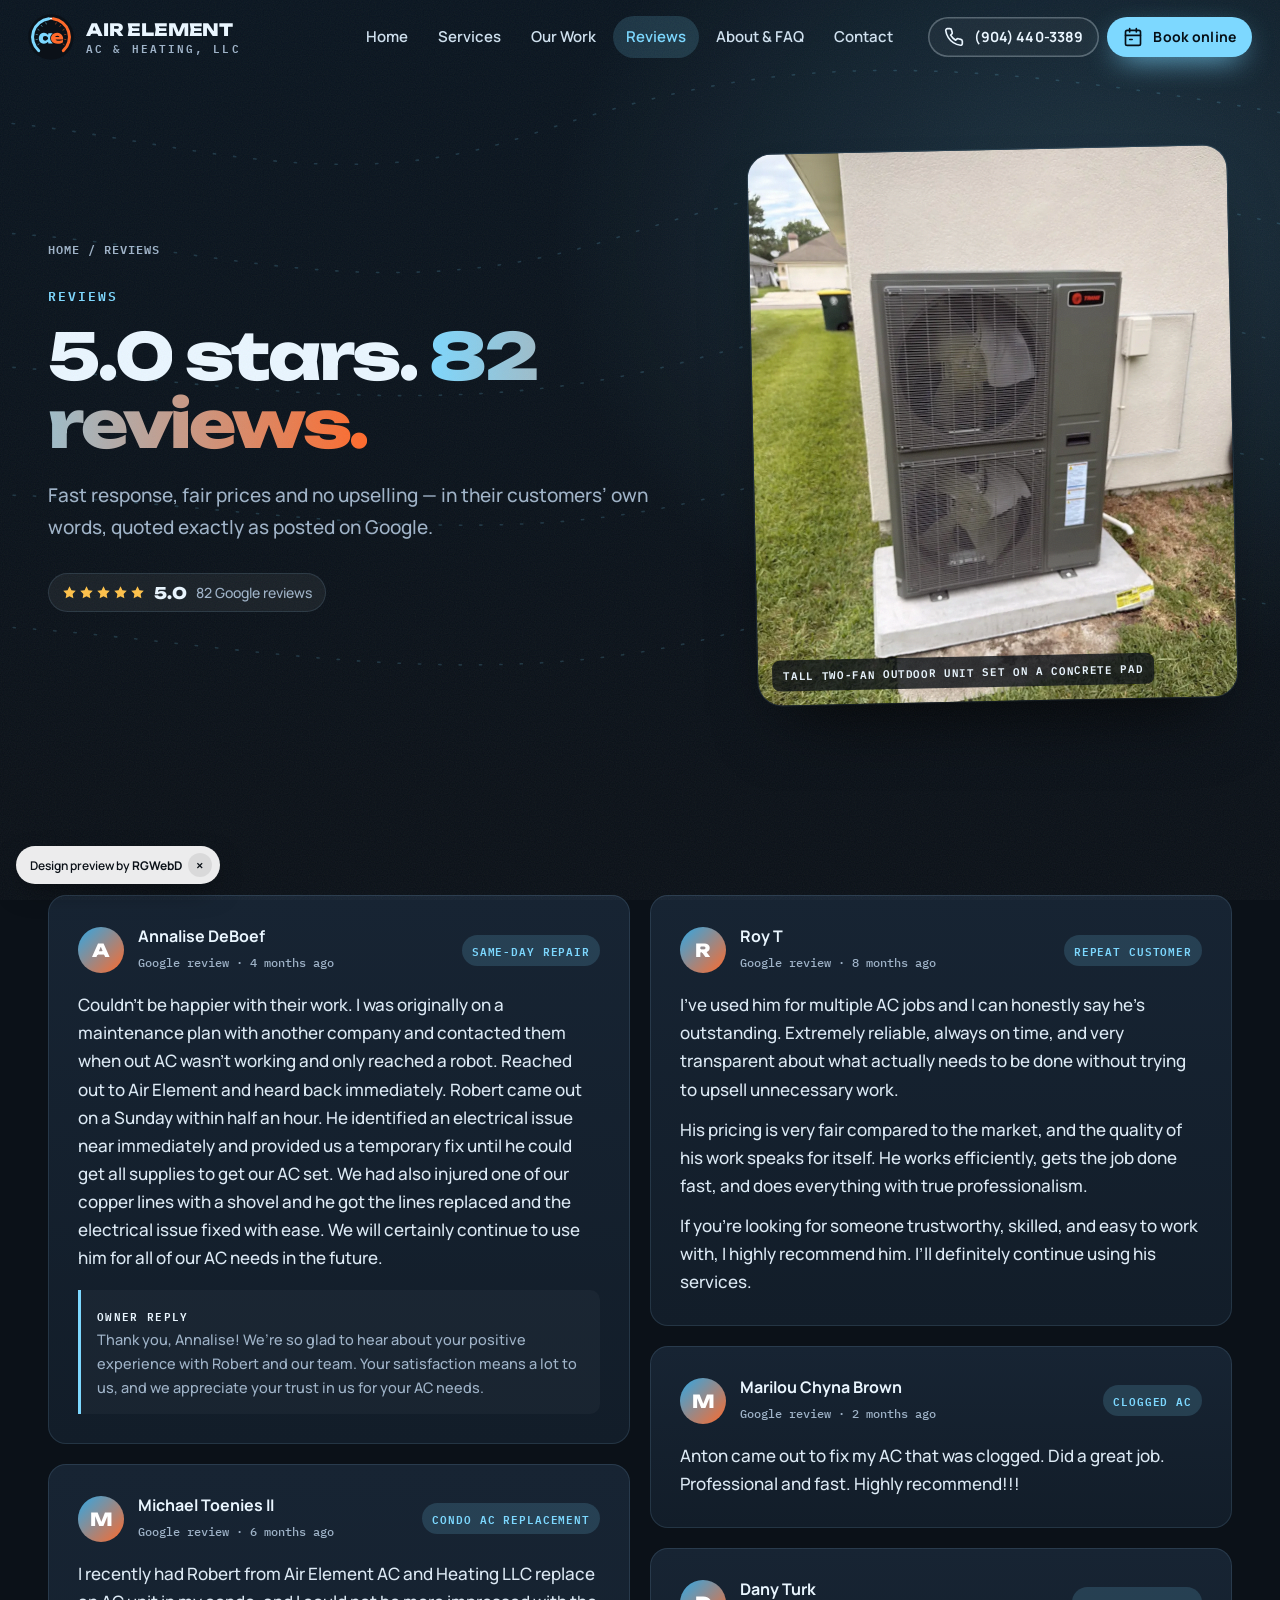
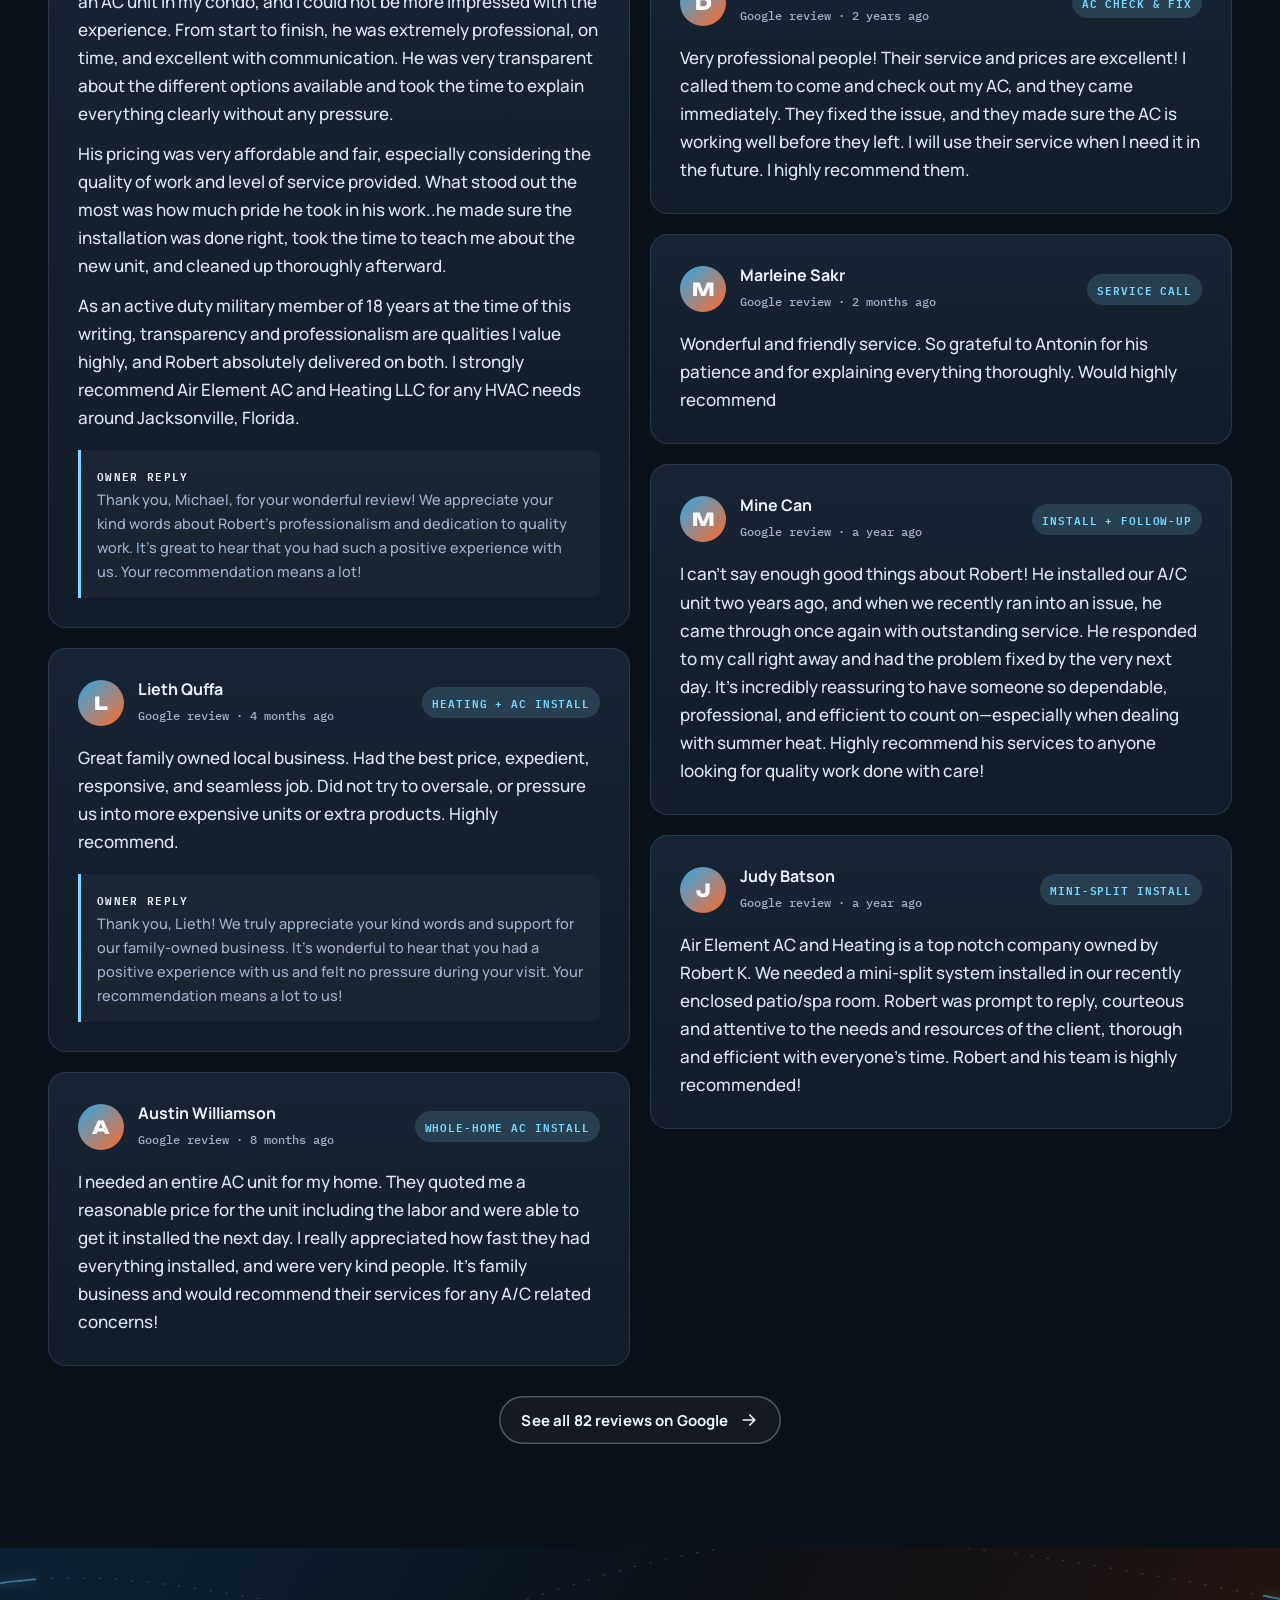
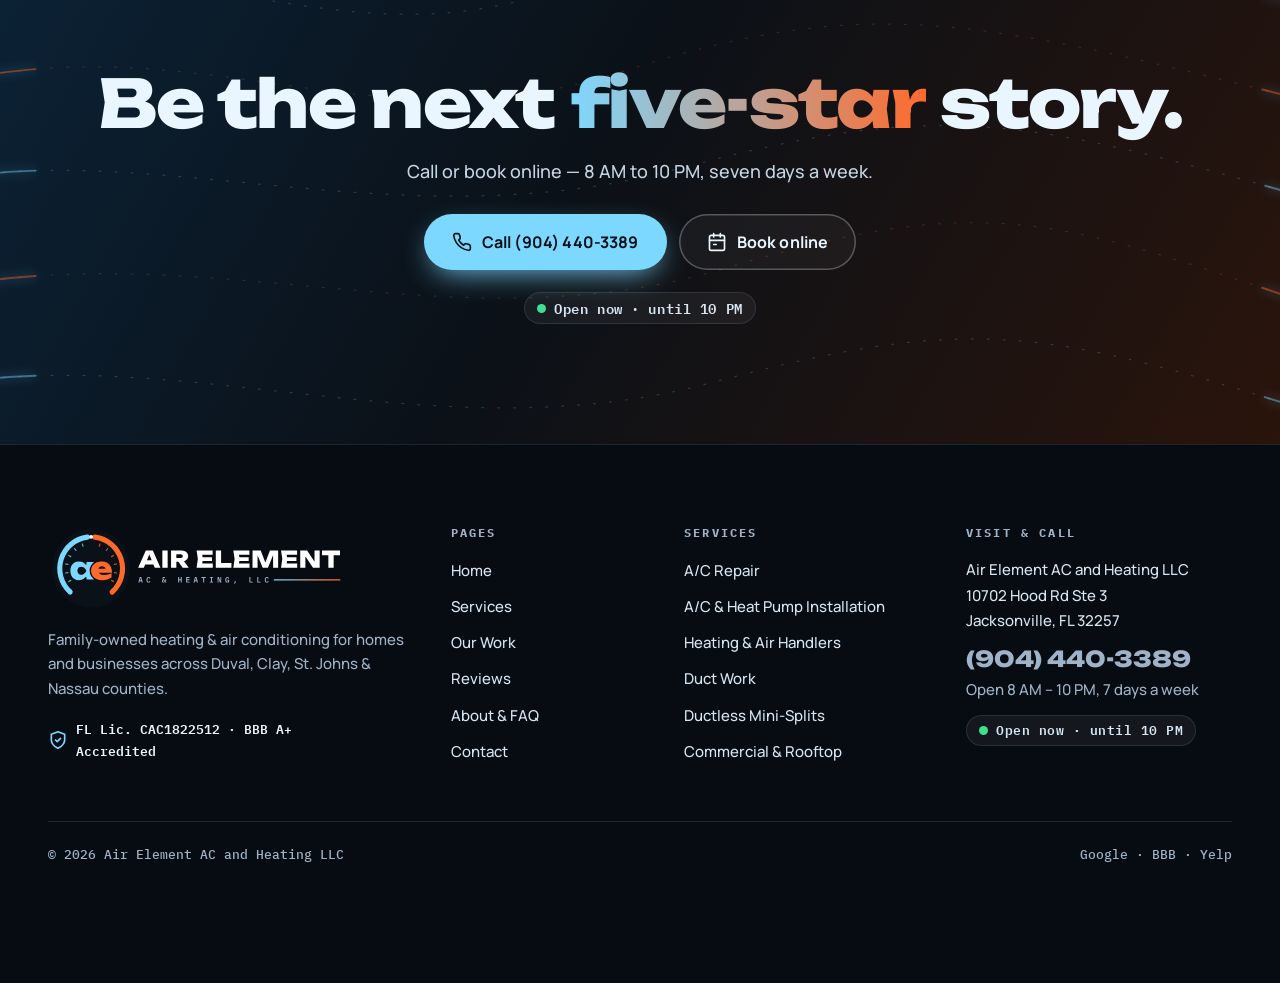
<file: docs/reviews.html>
<!doctype html><html lang="en" class="no-js" data-mode="cool"><head>
<meta charset="utf-8"><meta name="viewport" content="width=device-width,initial-scale=1,viewport-fit=cover">
<title>Reviews — 5.0 Stars from 82 Google Reviews | Air Element AC &amp; Heating</title><meta name="description" content="Read what Jacksonville customers say about Air Element AC &amp; Heating: 5.0 stars from 82 Google reviews — fast response, fair prices, no upselling.">
<link rel="canonical" href="https://rgwebd.github.io/airelementac/reviews.html"><meta name="theme-color" content="#0b1118">
<meta property="og:type" content="website"><meta property="og:site_name" content="Air Element AC &amp; Heating"><meta property="og:title" content="Reviews — 5.0 Stars from 82 Google Reviews | Air Element AC &amp; Heating"><meta property="og:description" content="Read what Jacksonville customers say about Air Element AC &amp; Heating: 5.0 stars from 82 Google reviews — fast response, fair prices, no upselling."><meta property="og:url" content="https://rgwebd.github.io/airelementac/reviews.html"><meta property="og:image" content="https://rgwebd.github.io/airelementac/og.jpg"><meta property="og:image:width" content="1200"><meta property="og:image:height" content="630"><meta property="og:locale" content="en_US">
<meta name="twitter:card" content="summary_large_image"><meta name="twitter:title" content="Reviews — 5.0 Stars from 82 Google Reviews | Air Element AC &amp; Heating"><meta name="twitter:description" content="Read what Jacksonville customers say about Air Element AC &amp; Heating: 5.0 stars from 82 Google reviews — fast response, fair prices, no upselling."><meta name="twitter:image" content="https://rgwebd.github.io/airelementac/og.jpg">
<link rel="icon" href="brand/favicon.ico" sizes="any"><link rel="icon" type="image/svg+xml" href="brand/favicon.svg"><link rel="icon" type="image/png" sizes="32x32" href="brand/favicon-32.png"><link rel="apple-touch-icon" href="brand/favicon-180.png">
<script>try{var m=localStorage.getItem('ae-mode');if(m)document.documentElement.dataset.mode=m}catch(e){}</script>
<link rel="preconnect" href="https://fonts.googleapis.com"><link rel="preconnect" href="https://fonts.gstatic.com" crossorigin>
<link href="https://fonts.googleapis.com/css2?family=Unbounded:wght@500;700;800;900&family=Manrope:wght@400;500;600;700;800&family=IBM+Plex+Mono:wght@500;600&display=swap" rel="stylesheet">
<link rel="stylesheet" href="assets/site.css?v=4"><script type="application/ld+json">{"@context": "https://schema.org", "@type": "HVACBusiness", "@id": "https://rgwebd.github.io/airelementac/#business", "name": "Air Element AC and Heating LLC", "alternateName": ["Air Element AC & Heating", "Air Element AC"], "description": "Professional HVAC contractor providing efficient heating and cooling repairs and installations.", "url": "https://rgwebd.github.io/airelementac/", "telephone": "+1-904-440-3389", "image": "https://rgwebd.github.io/airelementac/og.jpg", "logo": "https://rgwebd.github.io/airelementac/brand/logo-horizontal-light-1200.png", "address": {"@type": "PostalAddress", "streetAddress": "10702 Hood Rd Ste 3", "addressLocality": "Jacksonville", "addressRegion": "FL", "postalCode": "32257", "addressCountry": "US"}, "geo": {"@type": "GeoCoordinates", "latitude": 30.1834703, "longitude": -81.5734384}, "hasMap": "https://www.google.com/maps/place/Air+Element+Ac+and+Heating+LLC/@30.1834703,-81.5734384,17z/data=!4m6!3m5!1s0x22697d220e0d5129:0xb6f4c285adef97dc!8m2!3d30.1834703!4d-81.5734384!16s%2Fg%2F11l32k4dxx", "areaServed": [{"@type": "AdministrativeArea", "name": "Duval County, FL"}, {"@type": "AdministrativeArea", "name": "Clay County, FL"}, {"@type": "AdministrativeArea", "name": "St. Johns County, FL"}, {"@type": "AdministrativeArea", "name": "Nassau County, FL"}], "openingHoursSpecification": [{"@type": "OpeningHoursSpecification", "dayOfWeek": ["Monday", "Tuesday", "Wednesday", "Thursday", "Friday", "Saturday", "Sunday"], "opens": "08:00", "closes": "22:00"}], "sameAs": ["https://www.google.com/maps/place/Air+Element+Ac+and+Heating+LLC/@30.1834703,-81.5734384,17z/data=!4m6!3m5!1s0x22697d220e0d5129:0xb6f4c285adef97dc!8m2!3d30.1834703!4d-81.5734384!16s%2Fg%2F11l32k4dxx", "https://www.bbb.org/us/fl/jacksonville/profile/air-conditioning-contractor/air-element-ac-and-heating-llc-0403-236020389", "https://www.yelp.com/biz/air-element-ac-and-heating-jacksonville"], "hasCredential": {"@type": "EducationalOccupationalCredential", "credentialCategory": "license", "name": "Florida DBPR Certified Air Conditioning Contractor license CAC1822512"}, "potentialAction": {"@type": "ReserveAction", "target": "https://book.housecallpro.com/book/Air-Element-AC-and-Heating-LLC/9239cfc3335f4d33ab65185a114bcb70?v2=true&lead_source=google&merchant_id=20476f79-8d79-4615-bec2-31c5933843bd", "name": "Book online"}, "aggregateRating": {"@type": "AggregateRating", "ratingValue": "5.0", "reviewCount": 82, "bestRating": "5", "worstRating": "1"}, "hasOfferCatalog": {"@type": "OfferCatalog", "name": "HVAC services", "itemListElement": [{"@type": "Offer", "itemOffered": {"@type": "Service", "name": "A/C Repair", "description": "When the house is heating up, you want a real person to answer. Customers describe calls returned right away, Sunday visits and fixes by the next day — from electrical issues and damaged copper lines to a clogged system."}}, {"@type": "Offer", "itemOffered": {"@type": "Service", "name": "A/C & Heat Pump Installation", "description": "Replacing a worn-out system? You’ll get the options laid out plainly, a price that includes the labor, and a clean, by-the-book install — reviewers mention next-day installs and being shown how the new unit works."}}, {"@type": "Offer", "itemOffered": {"@type": "Service", "name": "Heating & Air Handlers", "description": "Jacksonville winters are short, but a cold snap still finds a weak system. Air Element installs heating systems and air handlers — sealed and plumbed neatly in closets, garages and attics."}}, {"@type": "Offer", "itemOffered": {"@type": "Service", "name": "Duct Work", "description": "Comfort only reaches the room if the air does. From attic flex runs to open-truss commercial builds, Air Element lays out and installs duct systems that move air where it’s needed."}}, {"@type": "Offer", "itemOffered": {"@type": "Service", "name": "Ductless Mini-Splits", "description": "Enclosed a patio, added a room or finished a space the ducts don’t reach? A ductless mini-split adds quiet, independent comfort — wall head inside, compact condenser outside."}}, {"@type": "Offer", "itemOffered": {"@type": "Service", "name": "Commercial & Rooftop", "description": "Their business card says it plainly: residential and commercial. That includes packaged units, rooftop equipment and commercial condensers serviced up on the roof or out back."}}]}, "review": [{"@type": "Review", "author": {"@type": "Person", "name": "Annalise DeBoef"}, "reviewBody": "Couldn’t be happier with their work. I was originally on a maintenance plan with another company and contacted them when out AC wasn’t working and only reached a robot. Reached out to Air Element and heard back immediately. Robert came out on a Sunday within half an hour. He identified an electrical issue near immediately and provided us a temporary fix until he could get all supplies to get our AC set. We had also injured one of our copper lines with a shovel and he got the lines replaced and the electrical issue fixed with ease. We will certainly continue to use him for all of our AC needs in the future.", "publisher": {"@type": "Organization", "name": "Google"}}, {"@type": "Review", "author": {"@type": "Person", "name": "Michael Toenies II"}, "reviewBody": "I recently had Robert from Air Element AC and Heating LLC replace an AC unit in my condo, and I could not be more impressed with the experience. From start to finish, he was extremely professional, on time, and excellent with communication. He was very transparent about the different options available and took the time to explain everything clearly without any pressure.\n\nHis pricing was very affordable and fair, especially considering the quality of work and level of service provided. What stood out the most was how much pride he took in his work..he made sure the installation was done right, took the time to teach me about the new unit, and cleaned up thoroughly afterward.\n\nAs an active duty military member of 18 years at the time of this writing, transparency and professionalism are qualities I value highly, and Robert absolutely delivered on both. I strongly recommend Air Element AC and Heating LLC for any HVAC needs around Jacksonville, Florida.", "publisher": {"@type": "Organization", "name": "Google"}}, {"@type": "Review", "author": {"@type": "Person", "name": "Lieth Quffa"}, "reviewBody": "Great family owned local business. Had the best price, expedient, responsive, and seamless job. Did not try to oversale, or pressure us into more expensive units or extra products. Highly recommend.", "publisher": {"@type": "Organization", "name": "Google"}}, {"@type": "Review", "author": {"@type": "Person", "name": "Austin Williamson"}, "reviewBody": "I needed an entire AC unit for my home. They quoted me a reasonable price for the unit including the labor and were able to get it installed the next day. I really appreciated how fast they had everything installed, and were very kind people. It’s family business and would recommend their services for any A/C related concerns!", "publisher": {"@type": "Organization", "name": "Google"}}, {"@type": "Review", "author": {"@type": "Person", "name": "Roy T"}, "reviewBody": "I’ve used him for multiple AC jobs and I can honestly say he’s outstanding. Extremely reliable, always on time, and very transparent about what actually needs to be done without trying to upsell unnecessary work.\n\nHis pricing is very fair compared to the market, and the quality of his work speaks for itself. He works efficiently, gets the job done fast, and does everything with true professionalism.\n\nIf you’re looking for someone trustworthy, skilled, and easy to work with, I highly recommend him. I’ll definitely continue using his services.", "publisher": {"@type": "Organization", "name": "Google"}}, {"@type": "Review", "author": {"@type": "Person", "name": "Marilou Chyna Brown"}, "reviewBody": "Anton came out to fix my AC that was clogged. Did a great job. Professional and fast. Highly recommend!!!", "publisher": {"@type": "Organization", "name": "Google"}}, {"@type": "Review", "author": {"@type": "Person", "name": "Dany Turk"}, "reviewBody": "Very professional people! Their service and prices are excellent! I called them to come and check out my AC, and they came immediately. They fixed the issue, and they made sure the AC is working well before they left. I will use their service when I need it in the future. I highly recommend them.", "publisher": {"@type": "Organization", "name": "Google"}}, {"@type": "Review", "author": {"@type": "Person", "name": "Marleine Sakr"}, "reviewBody": "Wonderful and friendly service. So grateful to Antonin for his patience and for explaining everything thoroughly. Would highly recommend", "publisher": {"@type": "Organization", "name": "Google"}}, {"@type": "Review", "author": {"@type": "Person", "name": "Mine Can"}, "reviewBody": "I can’t say enough good things about Robert! He installed our A/C unit two years ago, and when we recently ran into an issue, he came through once again with outstanding service. He responded to my call right away and had the problem fixed by the very next day. It’s incredibly reassuring to have someone so dependable, professional, and efficient to count on—especially when dealing with summer heat. Highly recommend his services to anyone looking for quality work done with care!", "publisher": {"@type": "Organization", "name": "Google"}}, {"@type": "Review", "author": {"@type": "Person", "name": "Judy Batson"}, "reviewBody": "Air Element AC and Heating is a top notch company owned by Robert K. We needed a mini-split system installed in our recently enclosed patio/spa room. Robert was prompt to reply, courteous and attentive to the needs and resources of the client, thorough and efficient with everyone’s time. Robert and his team is highly recommended!", "publisher": {"@type": "Organization", "name": "Google"}}]}</script><script type="application/ld+json">{"@context": "https://schema.org", "@type": "BreadcrumbList", "itemListElement": [{"@type": "ListItem", "position": 1, "name": "Home", "item": "https://rgwebd.github.io/airelementac/"}, {"@type": "ListItem", "position": 2, "name": "Reviews", "item": "https://rgwebd.github.io/airelementac/reviews.html"}]}</script>
<script src="https://cosmiccallers.lovable.app/demo-track.js" data-demo="airelementac" defer></script>
</head><body class="pg-reviews">
<a class="skip" href="#main">Skip to content</a><div class="prog" aria-hidden="true"></div>
<header class="nav" role="banner">
<a class="brand" href="index.html" aria-label="Air Element AC &amp; Heating — home"><span class="b-em"><svg xmlns="http://www.w3.org/2000/svg" viewBox="0 0 200 200" width="200" height="200"><circle cx="100" cy="100" r="99" fill="#0B1118"/><path d="M46.47 159.45A80 80 0 0 1 90.25 20.60" fill="none" stroke="#7DD8FF" stroke-width="13" stroke-linecap="round"/><path d="M109.75 20.60A80 80 0 0 1 153.53 159.45" fill="none" stroke="#FF6A2B" stroke-width="13" stroke-linecap="round"/><line x1="48.04" y1="130.00" x2="42.84" y2="133.00" stroke="#7DD8FF" stroke-width="3" stroke-linecap="round" opacity=".75"/><line x1="40.91" y1="110.42" x2="35.00" y2="111.46" stroke="#7DD8FF" stroke-width="3" stroke-linecap="round" opacity=".75"/><line x1="40.91" y1="89.58" x2="35.00" y2="88.54" stroke="#7DD8FF" stroke-width="3" stroke-linecap="round" opacity=".75"/><line x1="48.04" y1="70.00" x2="42.84" y2="67.00" stroke="#7DD8FF" stroke-width="3" stroke-linecap="round" opacity=".75"/><line x1="61.43" y1="54.04" x2="57.58" y2="49.44" stroke="#7DD8FF" stroke-width="3" stroke-linecap="round" opacity=".75"/><line x1="79.48" y1="43.62" x2="77.43" y2="37.98" stroke="#7DD8FF" stroke-width="3" stroke-linecap="round" opacity=".75"/><line x1="120.52" y1="43.62" x2="122.57" y2="37.98" stroke="#FF6A2B" stroke-width="3" stroke-linecap="round" opacity=".75"/><line x1="138.57" y1="54.04" x2="142.42" y2="49.44" stroke="#FF6A2B" stroke-width="3" stroke-linecap="round" opacity=".75"/><line x1="151.96" y1="70.00" x2="157.16" y2="67.00" stroke="#FF6A2B" stroke-width="3" stroke-linecap="round" opacity=".75"/><line x1="159.09" y1="89.58" x2="165.00" y2="88.54" stroke="#FF6A2B" stroke-width="3" stroke-linecap="round" opacity=".75"/><line x1="159.09" y1="110.42" x2="165.00" y2="111.46" stroke="#FF6A2B" stroke-width="3" stroke-linecap="round" opacity=".75"/><line x1="151.96" y1="130.00" x2="157.16" y2="133.00" stroke="#FF6A2B" stroke-width="3" stroke-linecap="round" opacity=".75"/><circle cx="100" cy="20" r="5" fill="#fff"/><path d="M88.52623999023439 128.07999999999998 86.37344665527345 112.13679333496093 88.58864379882814 105.75640380859373 86.37344665527345 99.45401428222655 88.52623999023439 83.37040856933592H107.09011621093751L104.12612573242188 105.69400476074217L107.09011621093751 128.07999999999998ZM92.4574276123047 105.75640380859373Q91.53701904296875 112.88560095214842 88.38581475830078 118.20519952392576Q85.23461047363281 123.5247980957031 80.26600952148438 126.47319714355467Q75.29740856933594 129.42159619140622 68.94821142578127 129.42159619140622Q62.4118123779297 129.42159619140622 57.45101190185548 126.46539666748045Q52.49021142578126 123.50919714355467 49.71341094970704 118.15839904785155Q46.936610473632825 112.80760095214842 46.936610473632825 105.75640380859373Q46.936610473632825 98.62720666503904 49.71341094970704 93.28420904541014Q52.49021142578126 87.94121142578123 57.45101190185548 84.98501190185544Q62.4118123779297 82.02881237792967 68.94821142578127 82.02881237792967Q75.29740856933594 82.02881237792967 80.26600952148438 84.94601190185546Q85.23461047363281 87.86321142578123 88.42481475830078 93.17500952148436Q91.61501904296875 98.48680761718748 92.4574276123047 105.75640380859373ZM64.97009240722657 105.75640380859373Q64.97009240722657 108.70482666015623 66.17910192871095 110.97464379882811Q67.38811145019532 113.24446093749998 69.55652716064455 114.56266998291014Q71.72494287109376 115.8808790283203 74.54856286621094 115.8808790283203Q77.45018286132813 115.8808790283203 80.10219714355469 114.56266998291014Q82.75421142578125 113.24446093749998 84.7744228515625 110.97464379882811Q86.79463427734376 108.70482666015623 87.683845703125 105.75640380859373Q86.79463427734376 102.80798095703123 84.7744228515625 100.50696429443357Q82.75421142578125 98.20594763183593 80.10219714355469 96.88773858642577Q77.45018286132813 95.56952954101561 74.54856286621094 95.56952954101561Q71.72494287109376 95.56952954101561 69.55652716064455 96.88773858642577Q67.38811145019532 98.20594763183593 66.17910192871095 100.50696429443357Q64.97009240722657 102.80798095703123 64.97009240722657 105.75640380859373Z" fill="#7DD8FF"/><path d="M128.3373800048828 129.42159619140622Q120.1161876220703 129.42159619140622 113.64219476318358 126.43419714355467Q107.16820190429686 123.44679809570312 103.42420666503905 118.0648004760742Q99.68021142578124 112.68280285644529 99.68021142578124 105.5536057128906Q99.68021142578124 98.50240856933593 103.29160571289061 93.22180999755858Q106.90299999999999 87.94121142578123 113.16639190673827 84.98501190185544Q119.42978381347655 82.02881237792967 127.2765771484375 82.02881237792967Q135.43536572265623 82.02881237792967 141.1995604858398 85.53100952148435Q146.96375524902342 89.03320666503905 150.05255334472656 95.4448004760742Q153.14135144042967 101.85639428710937 153.14135144042967 110.59238476562498H114.25051049804686V100.37442285156249H142.89223046875L137.6350333251953 103.8844133300781Q137.33863427734374 100.82679333496093 136.0672257080078 98.70517810058593Q134.79581713867185 96.58356286621093 132.74440142822266 95.46815429687499Q130.69298571777344 94.35274572753904 127.85376477050781 94.35274572753904Q124.65574572753906 94.35274572753904 122.40152954101562 95.61635382080075Q120.14731335449218 96.87996191406248 118.93050335693358 99.0873776245117Q117.71369335937499 101.29479333496093 117.71369335937499 104.1184180908203Q117.71369335937499 108.09643237304687 119.49990002441405 110.84204522705076Q121.28610668945312 113.58765808105467 124.85071478271485 115.03066522216795Q128.41532287597656 116.47367236328124 133.71932763671873 116.47367236328124Q138.60213049316405 116.47367236328124 143.3445390625 115.2802661743164Q148.08694763183593 114.08685998535155 152.0181495361328 111.88724951171874V122.96319238281248Q147.21336096191405 126.08319238281248 141.33996191406248 127.75239428710935Q135.46656286621092 129.42159619140622 128.3373800048828 129.42159619140622Z" fill="none" stroke="#0B1118" stroke-width="7" stroke-linejoin="round"/><path d="M128.3373800048828 129.42159619140622Q120.1161876220703 129.42159619140622 113.64219476318358 126.43419714355467Q107.16820190429686 123.44679809570312 103.42420666503905 118.0648004760742Q99.68021142578124 112.68280285644529 99.68021142578124 105.5536057128906Q99.68021142578124 98.50240856933593 103.29160571289061 93.22180999755858Q106.90299999999999 87.94121142578123 113.16639190673827 84.98501190185544Q119.42978381347655 82.02881237792967 127.2765771484375 82.02881237792967Q135.43536572265623 82.02881237792967 141.1995604858398 85.53100952148435Q146.96375524902342 89.03320666503905 150.05255334472656 95.4448004760742Q153.14135144042967 101.85639428710937 153.14135144042967 110.59238476562498H114.25051049804686V100.37442285156249H142.89223046875L137.6350333251953 103.8844133300781Q137.33863427734374 100.82679333496093 136.0672257080078 98.70517810058593Q134.79581713867185 96.58356286621093 132.74440142822266 95.46815429687499Q130.69298571777344 94.35274572753904 127.85376477050781 94.35274572753904Q124.65574572753906 94.35274572753904 122.40152954101562 95.61635382080075Q120.14731335449218 96.87996191406248 118.93050335693358 99.0873776245117Q117.71369335937499 101.29479333496093 117.71369335937499 104.1184180908203Q117.71369335937499 108.09643237304687 119.49990002441405 110.84204522705076Q121.28610668945312 113.58765808105467 124.85071478271485 115.03066522216795Q128.41532287597656 116.47367236328124 133.71932763671873 116.47367236328124Q138.60213049316405 116.47367236328124 143.3445390625 115.2802661743164Q148.08694763183593 114.08685998535155 152.0181495361328 111.88724951171874V122.96319238281248Q147.21336096191405 126.08319238281248 141.33996191406248 127.75239428710935Q135.46656286621092 129.42159619140622 128.3373800048828 129.42159619140622Z" fill="#FF6A2B"/></svg></span><span class="b-tx">Air Element<small>AC &amp; Heating, LLC</small></span></a>
<nav aria-label="Main"><ul><li><a href="index.html">Home</a></li><li><a href="services.html">Services</a></li><li><a href="work.html">Our Work</a></li><li><a href="reviews.html" aria-current="page">Reviews</a></li><li><a href="about.html">About & FAQ</a></li><li><a href="contact.html">Contact</a></li></ul></nav>
<div class="n-cta"><a class="btn ghost sm" href="tel:+19044403389"><svg class="ic" viewBox="0 0 24 24" fill="none" stroke="currentColor" stroke-width="2" stroke-linecap="round" stroke-linejoin="round" aria-hidden="true"><path d="M22 16.9v3a2 2 0 0 1-2.2 2 19.8 19.8 0 0 1-8.6-3.1 19.5 19.5 0 0 1-6-6A19.8 19.8 0 0 1 2.1 4.2 2 2 0 0 1 4.1 2h3a2 2 0 0 1 2 1.7c.1.9.4 1.8.7 2.7a2 2 0 0 1-.5 2.1L8 9.8a16 16 0 0 0 6 6l1.3-1.3a2 2 0 0 1 2.1-.4c.9.3 1.8.6 2.7.7a2 2 0 0 1 1.7 2z"/></svg><span>(904) 440-3389</span></a><a class="btn sm mag" href="https://book.housecallpro.com/book/Air-Element-AC-and-Heating-LLC/9239cfc3335f4d33ab65185a114bcb70?v2=true&lead_source=google&merchant_id=20476f79-8d79-4615-bec2-31c5933843bd" target="_blank" rel="noopener"><svg class="ic" viewBox="0 0 24 24" fill="none" stroke="currentColor" stroke-width="2" stroke-linecap="round" stroke-linejoin="round" aria-hidden="true"><rect x="3" y="4" width="18" height="18" rx="2"/><path d="M16 2v4M8 2v4M3 10h18M8 15h3"/></svg>Book online</a></div>
<button class="burger" type="button" aria-label="Open menu" aria-expanded="false" aria-controls="mmenu"><i></i><i></i><i></i></button>
</header>
<div class="mmenu" id="mmenu" aria-hidden="true"><a class="ml" href="index.html">Home</a><a class="ml" href="services.html">Services</a><a class="ml" href="work.html">Our Work</a><a class="ml" href="reviews.html" aria-current="page">Reviews</a><a class="ml" href="about.html">About & FAQ</a><a class="ml" href="contact.html">Contact</a><div class="mm-row"><a class="btn" href="tel:+19044403389"><svg class="ic" viewBox="0 0 24 24" fill="none" stroke="currentColor" stroke-width="2" stroke-linecap="round" stroke-linejoin="round" aria-hidden="true"><path d="M22 16.9v3a2 2 0 0 1-2.2 2 19.8 19.8 0 0 1-8.6-3.1 19.5 19.5 0 0 1-6-6A19.8 19.8 0 0 1 2.1 4.2 2 2 0 0 1 4.1 2h3a2 2 0 0 1 2 1.7c.1.9.4 1.8.7 2.7a2 2 0 0 1-.5 2.1L8 9.8a16 16 0 0 0 6 6l1.3-1.3a2 2 0 0 1 2.1-.4c.9.3 1.8.6 2.7.7a2 2 0 0 1 1.7 2z"/></svg>Call (904) 440-3389</a><a class="btn ghost" href="https://book.housecallpro.com/book/Air-Element-AC-and-Heating-LLC/9239cfc3335f4d33ab65185a114bcb70?v2=true&lead_source=google&merchant_id=20476f79-8d79-4615-bec2-31c5933843bd" target="_blank" rel="noopener"><svg class="ic" viewBox="0 0 24 24" fill="none" stroke="currentColor" stroke-width="2" stroke-linecap="round" stroke-linejoin="round" aria-hidden="true"><rect x="3" y="4" width="18" height="18" rx="2"/><path d="M16 2v4M8 2v4M3 10h18M8 15h3"/></svg>Book online</a></div><p class="mm-note">8 AM – 10 PM · 7 days</p></div>
<main id="main"><section class="phero"><div class="phero-bg" aria-hidden="true"><svg class="flow" viewBox="0 0 1440 700" preserveAspectRatio="xMidYMid slice" aria-hidden="true"><g class="f-a"><path d="M-50 120 C 200 60, 380 200, 620 120 S 1000 40, 1500 140" style="--d:0.0s"/><path d="M-50 220 C 240 160, 420 300, 700 210 S 1100 150, 1500 250" style="--d:0.7s"/><path d="M-50 330 C 180 290, 460 400, 760 320 S 1150 260, 1500 360" style="--d:1.4s"/><path d="M-50 450 C 260 400, 520 520, 820 430 S 1200 380, 1500 480" style="--d:2.1s"/><path d="M-50 560 C 220 520, 500 640, 800 560 S 1180 500, 1500 600" style="--d:2.8s"/></g><g class="f-b"><path d="M-50 120 C 200 60, 380 200, 620 120 S 1000 40, 1500 140" style="--d:0.0s"/><path d="M-50 220 C 240 160, 420 300, 700 210 S 1100 150, 1500 250" style="--d:0.7s"/><path d="M-50 330 C 180 290, 460 400, 760 320 S 1150 260, 1500 360" style="--d:1.4s"/><path d="M-50 450 C 260 400, 520 520, 820 430 S 1200 380, 1500 480" style="--d:2.1s"/><path d="M-50 560 C 220 520, 500 640, 800 560 S 1180 500, 1500 600" style="--d:2.8s"/></g></svg></div><div class="wrap phero-in">
<div class="phero-tx"><nav class="crumbs" aria-label="Breadcrumb"><a href="index.html">Home</a><span>/</span><span aria-current="page">Reviews</span></nav>
<p class="eyebrow">Reviews</p><h1 class="split">5.0 stars. <em>82 reviews.</em></h1><p class="lede">Fast response, fair prices and no upselling — in their customers’ own words, quoted exactly as posted on Google.</p><div class="trust"><a class="t-rate" href="https://www.google.com/maps/place/Air+Element+Ac+and+Heating+LLC/@30.1834703,-81.5734384,17z/data=!4m6!3m5!1s0x22697d220e0d5129:0xb6f4c285adef97dc!8m2!3d30.1834703!4d-81.5734384!16s%2Fg%2F11l32k4dxx" target="_blank" rel="noopener"><span class="stars" aria-hidden="true"><svg class="ic" viewBox="0 0 24 24" fill="currentColor" stroke="none" aria-hidden="true"><path d="m12 2 3.1 6.3 6.9 1-5 4.9 1.2 6.8L12 17.8 5.8 21l1.2-6.8-5-4.9 6.9-1z"/></svg><svg class="ic" viewBox="0 0 24 24" fill="currentColor" stroke="none" aria-hidden="true"><path d="m12 2 3.1 6.3 6.9 1-5 4.9 1.2 6.8L12 17.8 5.8 21l1.2-6.8-5-4.9 6.9-1z"/></svg><svg class="ic" viewBox="0 0 24 24" fill="currentColor" stroke="none" aria-hidden="true"><path d="m12 2 3.1 6.3 6.9 1-5 4.9 1.2 6.8L12 17.8 5.8 21l1.2-6.8-5-4.9 6.9-1z"/></svg><svg class="ic" viewBox="0 0 24 24" fill="currentColor" stroke="none" aria-hidden="true"><path d="m12 2 3.1 6.3 6.9 1-5 4.9 1.2 6.8L12 17.8 5.8 21l1.2-6.8-5-4.9 6.9-1z"/></svg><svg class="ic" viewBox="0 0 24 24" fill="currentColor" stroke="none" aria-hidden="true"><path d="m12 2 3.1 6.3 6.9 1-5 4.9 1.2 6.8L12 17.8 5.8 21l1.2-6.8-5-4.9 6.9-1z"/></svg></span><b>5.0</b><span>82 Google reviews</span></a></div></div>
<figure class="phero-ph"><img src="img/heat-pump-tall.webp" width="1100" height="1467" alt="Tall two-fan outdoor unit set on a concrete pad" fetchpriority="high"><span class="ph-tag">Tall two-fan outdoor unit set on a concrete pad</span></figure></div></section><section class="sec rgrid-s"><div class="wrap"><div class="rgrid"><div class="rv rg-i"><figure class="rcard "><div class="r-top"><span class="r-av" aria-hidden="true">A</span><div><figcaption class="r-n">Annalise DeBoef</figcaption><span class="r-m">Google review · 4 months ago</span></div><span class="r-k">Same-day repair</span></div><blockquote><p>Couldn’t be happier with their work. I was originally on a maintenance plan with another company and contacted them when out AC wasn’t working and only reached a robot. Reached out to Air Element and heard back immediately. Robert came out on a Sunday within half an hour. He identified an electrical issue near immediately and provided us a temporary fix until he could get all supplies to get our AC set. We had also injured one of our copper lines with a shovel and he got the lines replaced and the electrical issue fixed with ease. We will certainly continue to use him for all of our AC needs in the future.</p></blockquote><div class="r-rep"><b>Owner reply</b><p>Thank you, Annalise! We’re so glad to hear about your positive experience with Robert and our team. Your satisfaction means a lot to us, and we appreciate your trust in us for your AC needs.</p></div></figure></div><div class="rv rg-i"><figure class="rcard "><div class="r-top"><span class="r-av" aria-hidden="true">M</span><div><figcaption class="r-n">Michael Toenies II</figcaption><span class="r-m">Google review · 6 months ago</span></div><span class="r-k">Condo AC replacement</span></div><blockquote><p>I recently had Robert from Air Element AC and Heating LLC replace an AC unit in my condo, and I could not be more impressed with the experience. From start to finish, he was extremely professional, on time, and excellent with communication. He was very transparent about the different options available and took the time to explain everything clearly without any pressure.</p><p>His pricing was very affordable and fair, especially considering the quality of work and level of service provided. What stood out the most was how much pride he took in his work..he made sure the installation was done right, took the time to teach me about the new unit, and cleaned up thoroughly afterward.</p><p>As an active duty military member of 18 years at the time of this writing, transparency and professionalism are qualities I value highly, and Robert absolutely delivered on both. I strongly recommend Air Element AC and Heating LLC for any HVAC needs around Jacksonville, Florida.</p></blockquote><div class="r-rep"><b>Owner reply</b><p>Thank you, Michael, for your wonderful review! We appreciate your kind words about Robert’s professionalism and dedication to quality work. It’s great to hear that you had such a positive experience with us. Your recommendation means a lot!</p></div></figure></div><div class="rv rg-i"><figure class="rcard "><div class="r-top"><span class="r-av" aria-hidden="true">L</span><div><figcaption class="r-n">Lieth Quffa</figcaption><span class="r-m">Google review · 4 months ago</span></div><span class="r-k">Heating + AC install</span></div><blockquote><p>Great family owned local business. Had the best price, expedient, responsive, and seamless job. Did not try to oversale, or pressure us into more expensive units or extra products. Highly recommend.</p></blockquote><div class="r-rep"><b>Owner reply</b><p>Thank you, Lieth! We truly appreciate your kind words and support for our family-owned business. It’s wonderful to hear that you had a positive experience with us and felt no pressure during your visit. Your recommendation means a lot to us!</p></div></figure></div><div class="rv rg-i"><figure class="rcard "><div class="r-top"><span class="r-av" aria-hidden="true">A</span><div><figcaption class="r-n">Austin Williamson</figcaption><span class="r-m">Google review · 8 months ago</span></div><span class="r-k">Whole-home AC install</span></div><blockquote><p>I needed an entire AC unit for my home. They quoted me a reasonable price for the unit including the labor and were able to get it installed the next day. I really appreciated how fast they had everything installed, and were very kind people. It’s family business and would recommend their services for any A/C related concerns!</p></blockquote></figure></div><div class="rv rg-i"><figure class="rcard "><div class="r-top"><span class="r-av" aria-hidden="true">R</span><div><figcaption class="r-n">Roy T</figcaption><span class="r-m">Google review · 8 months ago</span></div><span class="r-k">Repeat customer</span></div><blockquote><p>I’ve used him for multiple AC jobs and I can honestly say he’s outstanding. Extremely reliable, always on time, and very transparent about what actually needs to be done without trying to upsell unnecessary work.</p><p>His pricing is very fair compared to the market, and the quality of his work speaks for itself. He works efficiently, gets the job done fast, and does everything with true professionalism.</p><p>If you’re looking for someone trustworthy, skilled, and easy to work with, I highly recommend him. I’ll definitely continue using his services.</p></blockquote></figure></div><div class="rv rg-i"><figure class="rcard "><div class="r-top"><span class="r-av" aria-hidden="true">M</span><div><figcaption class="r-n">Marilou Chyna Brown</figcaption><span class="r-m">Google review · 2 months ago</span></div><span class="r-k">Clogged AC</span></div><blockquote><p>Anton came out to fix my AC that was clogged. Did a great job. Professional and fast. Highly recommend!!!</p></blockquote></figure></div><div class="rv rg-i"><figure class="rcard "><div class="r-top"><span class="r-av" aria-hidden="true">D</span><div><figcaption class="r-n">Dany Turk</figcaption><span class="r-m">Google review · 2 years ago</span></div><span class="r-k">AC check &amp; fix</span></div><blockquote><p>Very professional people! Their service and prices are excellent! I called them to come and check out my AC, and they came immediately. They fixed the issue, and they made sure the AC is working well before they left. I will use their service when I need it in the future. I highly recommend them.</p></blockquote></figure></div><div class="rv rg-i"><figure class="rcard "><div class="r-top"><span class="r-av" aria-hidden="true">M</span><div><figcaption class="r-n">Marleine Sakr</figcaption><span class="r-m">Google review · 2 months ago</span></div><span class="r-k">Service call</span></div><blockquote><p>Wonderful and friendly service. So grateful to Antonin for his patience and for explaining everything thoroughly. Would highly recommend</p></blockquote></figure></div><div class="rv rg-i"><figure class="rcard "><div class="r-top"><span class="r-av" aria-hidden="true">M</span><div><figcaption class="r-n">Mine Can</figcaption><span class="r-m">Google review · a year ago</span></div><span class="r-k">Install + follow-up</span></div><blockquote><p>I can’t say enough good things about Robert! He installed our A/C unit two years ago, and when we recently ran into an issue, he came through once again with outstanding service. He responded to my call right away and had the problem fixed by the very next day. It’s incredibly reassuring to have someone so dependable, professional, and efficient to count on—especially when dealing with summer heat. Highly recommend his services to anyone looking for quality work done with care!</p></blockquote></figure></div><div class="rv rg-i"><figure class="rcard "><div class="r-top"><span class="r-av" aria-hidden="true">J</span><div><figcaption class="r-n">Judy Batson</figcaption><span class="r-m">Google review · a year ago</span></div><span class="r-k">Mini-split install</span></div><blockquote><p>Air Element AC and Heating is a top notch company owned by Robert K. We needed a mini-split system installed in our recently enclosed patio/spa room. Robert was prompt to reply, courteous and attentive to the needs and resources of the client, thorough and efficient with everyone’s time. Robert and his team is highly recommended!</p></blockquote></figure></div></div><p class="r-more"><a class="btn ghost" href="https://www.google.com/maps/place/Air+Element+Ac+and+Heating+LLC/@30.1834703,-81.5734384,17z/data=!4m6!3m5!1s0x22697d220e0d5129:0xb6f4c285adef97dc!8m2!3d30.1834703!4d-81.5734384!16s%2Fg%2F11l32k4dxx" target="_blank" rel="noopener">See all 82 reviews on Google <svg class="ic" viewBox="0 0 24 24" fill="none" stroke="currentColor" stroke-width="2" stroke-linecap="round" stroke-linejoin="round" aria-hidden="true"><path d="M5 12h14M13 6l6 6-6 6"/></svg></a></p></div></section><section class="ctab"><div class="ctab-bg" aria-hidden="true"><svg class="flow flow-c" viewBox="0 0 1440 700" preserveAspectRatio="xMidYMid slice" aria-hidden="true"><g class="f-a"><path d="M-50 120 C 200 60, 380 200, 620 120 S 1000 40, 1500 140" style="--d:0.0s"/><path d="M-50 220 C 240 160, 420 300, 700 210 S 1100 150, 1500 250" style="--d:0.7s"/><path d="M-50 330 C 180 290, 460 400, 760 320 S 1150 260, 1500 360" style="--d:1.4s"/><path d="M-50 450 C 260 400, 520 520, 820 430 S 1200 380, 1500 480" style="--d:2.1s"/><path d="M-50 560 C 220 520, 500 640, 800 560 S 1180 500, 1500 600" style="--d:2.8s"/></g><g class="f-b"><path d="M-50 120 C 200 60, 380 200, 620 120 S 1000 40, 1500 140" style="--d:0.0s"/><path d="M-50 220 C 240 160, 420 300, 700 210 S 1100 150, 1500 250" style="--d:0.7s"/><path d="M-50 330 C 180 290, 460 400, 760 320 S 1150 260, 1500 360" style="--d:1.4s"/><path d="M-50 450 C 260 400, 520 520, 820 430 S 1200 380, 1500 480" style="--d:2.1s"/><path d="M-50 560 C 220 520, 500 640, 800 560 S 1180 500, 1500 600" style="--d:2.8s"/></g></svg></div><div class="wrap ctab-in rv">
<h2>Be the next <em>five-star</em> story.</h2><p>Call or book online — 8 AM to 10 PM, seven days a week.</p><div class="ctas"><a class="btn lg mag" href="tel:+19044403389"><svg class="ic" viewBox="0 0 24 24" fill="none" stroke="currentColor" stroke-width="2" stroke-linecap="round" stroke-linejoin="round" aria-hidden="true"><path d="M22 16.9v3a2 2 0 0 1-2.2 2 19.8 19.8 0 0 1-8.6-3.1 19.5 19.5 0 0 1-6-6A19.8 19.8 0 0 1 2.1 4.2 2 2 0 0 1 4.1 2h3a2 2 0 0 1 2 1.7c.1.9.4 1.8.7 2.7a2 2 0 0 1-.5 2.1L8 9.8a16 16 0 0 0 6 6l1.3-1.3a2 2 0 0 1 2.1-.4c.9.3 1.8.6 2.7.7a2 2 0 0 1 1.7 2z"/></svg>Call (904) 440-3389</a><a class="btn lg ghost" href="https://book.housecallpro.com/book/Air-Element-AC-and-Heating-LLC/9239cfc3335f4d33ab65185a114bcb70?v2=true&lead_source=google&merchant_id=20476f79-8d79-4615-bec2-31c5933843bd" target="_blank" rel="noopener"><svg class="ic" viewBox="0 0 24 24" fill="none" stroke="currentColor" stroke-width="2" stroke-linecap="round" stroke-linejoin="round" aria-hidden="true"><rect x="3" y="4" width="18" height="18" rx="2"/><path d="M16 2v4M8 2v4M3 10h18M8 15h3"/></svg>Book online</a></div><span class="live lg" data-live><b></b><span class="t">8 AM – 10 PM daily</span></span></div></section></main>
<footer class="foot"><div class="wrap"><div class="fgrid">
<div class="f-brand"><img src="brand/logo-horizontal-dark.svg" width="460" height="104" alt="Air Element AC &amp; Heating, LLC logo" loading="lazy"><p>Family-owned heating &amp; air conditioning for homes and businesses across Duval, Clay, St. Johns &amp; Nassau counties.</p><p class="f-cred"><svg class="ic" viewBox="0 0 24 24" fill="none" stroke="currentColor" stroke-width="2" stroke-linecap="round" stroke-linejoin="round" aria-hidden="true"><path d="M12 22s8-4 8-10V5l-8-3-8 3v7c0 6 8 10 8 10z"/><path d="m9 12 2 2 4-4"/></svg>FL Lic. CAC1822512 · BBB A+ Accredited</p></div>
<div><h3>Pages</h3><ul><li><a href="index.html">Home</a></li><li><a href="services.html">Services</a></li><li><a href="work.html">Our Work</a></li><li><a href="reviews.html">Reviews</a></li><li><a href="about.html">About & FAQ</a></li><li><a href="contact.html">Contact</a></li></ul></div>
<div><h3>Services</h3><ul><li><a href="services.html#ac-repair">A/C Repair</a></li><li><a href="services.html#ac-installation">A/C & Heat Pump Installation</a></li><li><a href="services.html#heating">Heating & Air Handlers</a></li><li><a href="services.html#ductwork">Duct Work</a></li><li><a href="services.html#mini-splits">Ductless Mini-Splits</a></li><li><a href="services.html#commercial">Commercial & Rooftop</a></li></ul></div>
<div><h3>Visit &amp; call</h3><address><a href="https://www.google.com/maps/place/Air+Element+Ac+and+Heating+LLC/@30.1834703,-81.5734384,17z/data=!4m6!3m5!1s0x22697d220e0d5129:0xb6f4c285adef97dc!8m2!3d30.1834703!4d-81.5734384!16s%2Fg%2F11l32k4dxx" target="_blank" rel="noopener">Air Element AC and Heating LLC<br>10702 Hood Rd Ste 3<br>Jacksonville, FL 32257</a></address><p><a class="f-ph" href="tel:+19044403389">(904) 440-3389</a></p><p>Open 8 AM – 10 PM, 7 days a week</p><span class="live " data-live><b></b><span class="t">8 AM – 10 PM daily</span></span></div>
</div><div class="f-base"><span>© 2026 Air Element AC and Heating LLC</span><span><a href="https://www.google.com/maps/place/Air+Element+Ac+and+Heating+LLC/@30.1834703,-81.5734384,17z/data=!4m6!3m5!1s0x22697d220e0d5129:0xb6f4c285adef97dc!8m2!3d30.1834703!4d-81.5734384!16s%2Fg%2F11l32k4dxx" target="_blank" rel="noopener">Google</a> · <a href="https://www.bbb.org/us/fl/jacksonville/profile/air-conditioning-contractor/air-element-ac-and-heating-llc-0403-236020389" target="_blank" rel="noopener">BBB</a> · <a href="https://www.yelp.com/biz/air-element-ac-and-heating-jacksonville" target="_blank" rel="noopener">Yelp</a></span></div></div></footer>
<div class="mbar"><a href="tel:+19044403389"><svg class="ic" viewBox="0 0 24 24" fill="none" stroke="currentColor" stroke-width="2" stroke-linecap="round" stroke-linejoin="round" aria-hidden="true"><path d="M22 16.9v3a2 2 0 0 1-2.2 2 19.8 19.8 0 0 1-8.6-3.1 19.5 19.5 0 0 1-6-6A19.8 19.8 0 0 1 2.1 4.2 2 2 0 0 1 4.1 2h3a2 2 0 0 1 2 1.7c.1.9.4 1.8.7 2.7a2 2 0 0 1-.5 2.1L8 9.8a16 16 0 0 0 6 6l1.3-1.3a2 2 0 0 1 2.1-.4c.9.3 1.8.6 2.7.7a2 2 0 0 1 1.7 2z"/></svg>Call</a><a class="mb-b" href="https://book.housecallpro.com/book/Air-Element-AC-and-Heating-LLC/9239cfc3335f4d33ab65185a114bcb70?v2=true&lead_source=google&merchant_id=20476f79-8d79-4615-bec2-31c5933843bd" target="_blank" rel="noopener"><svg class="ic" viewBox="0 0 24 24" fill="none" stroke="currentColor" stroke-width="2" stroke-linecap="round" stroke-linejoin="round" aria-hidden="true"><rect x="3" y="4" width="18" height="18" rx="2"/><path d="M16 2v4M8 2v4M3 10h18M8 15h3"/></svg>Book online</a></div>
<div class="demo" role="note"><span>Design preview by <b>RGWebD</b></span><button type="button" aria-label="Dismiss design preview note">×</button></div>
<div class="lbx" role="dialog" aria-modal="true" aria-label="Photo viewer"><button class="lbx-x" type="button" aria-label="Close">×</button><button class="lbx-p" type="button" aria-label="Previous photo">‹</button><figure><img alt=""><figcaption></figcaption></figure><button class="lbx-n" type="button" aria-label="Next photo">›</button></div>
<script src="assets/site.js?v=4" defer></script>
</body></html>
</file>
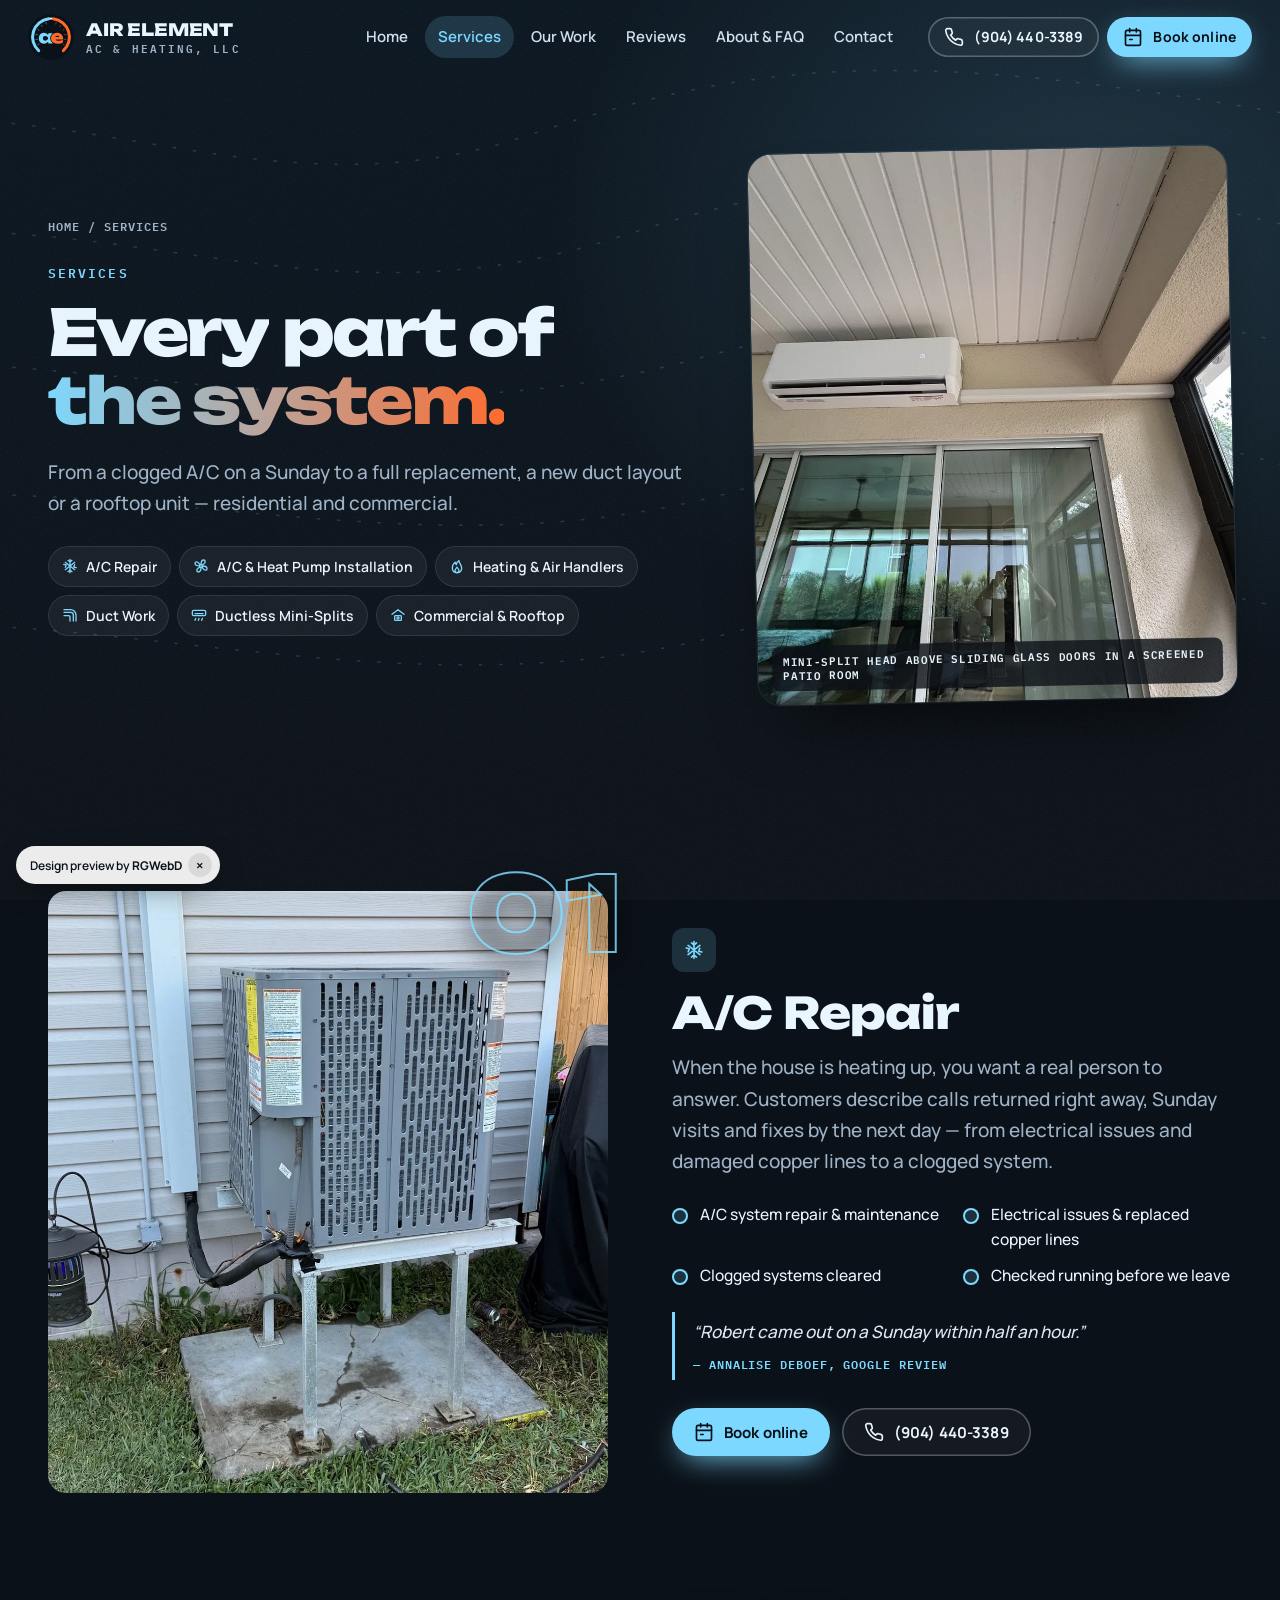
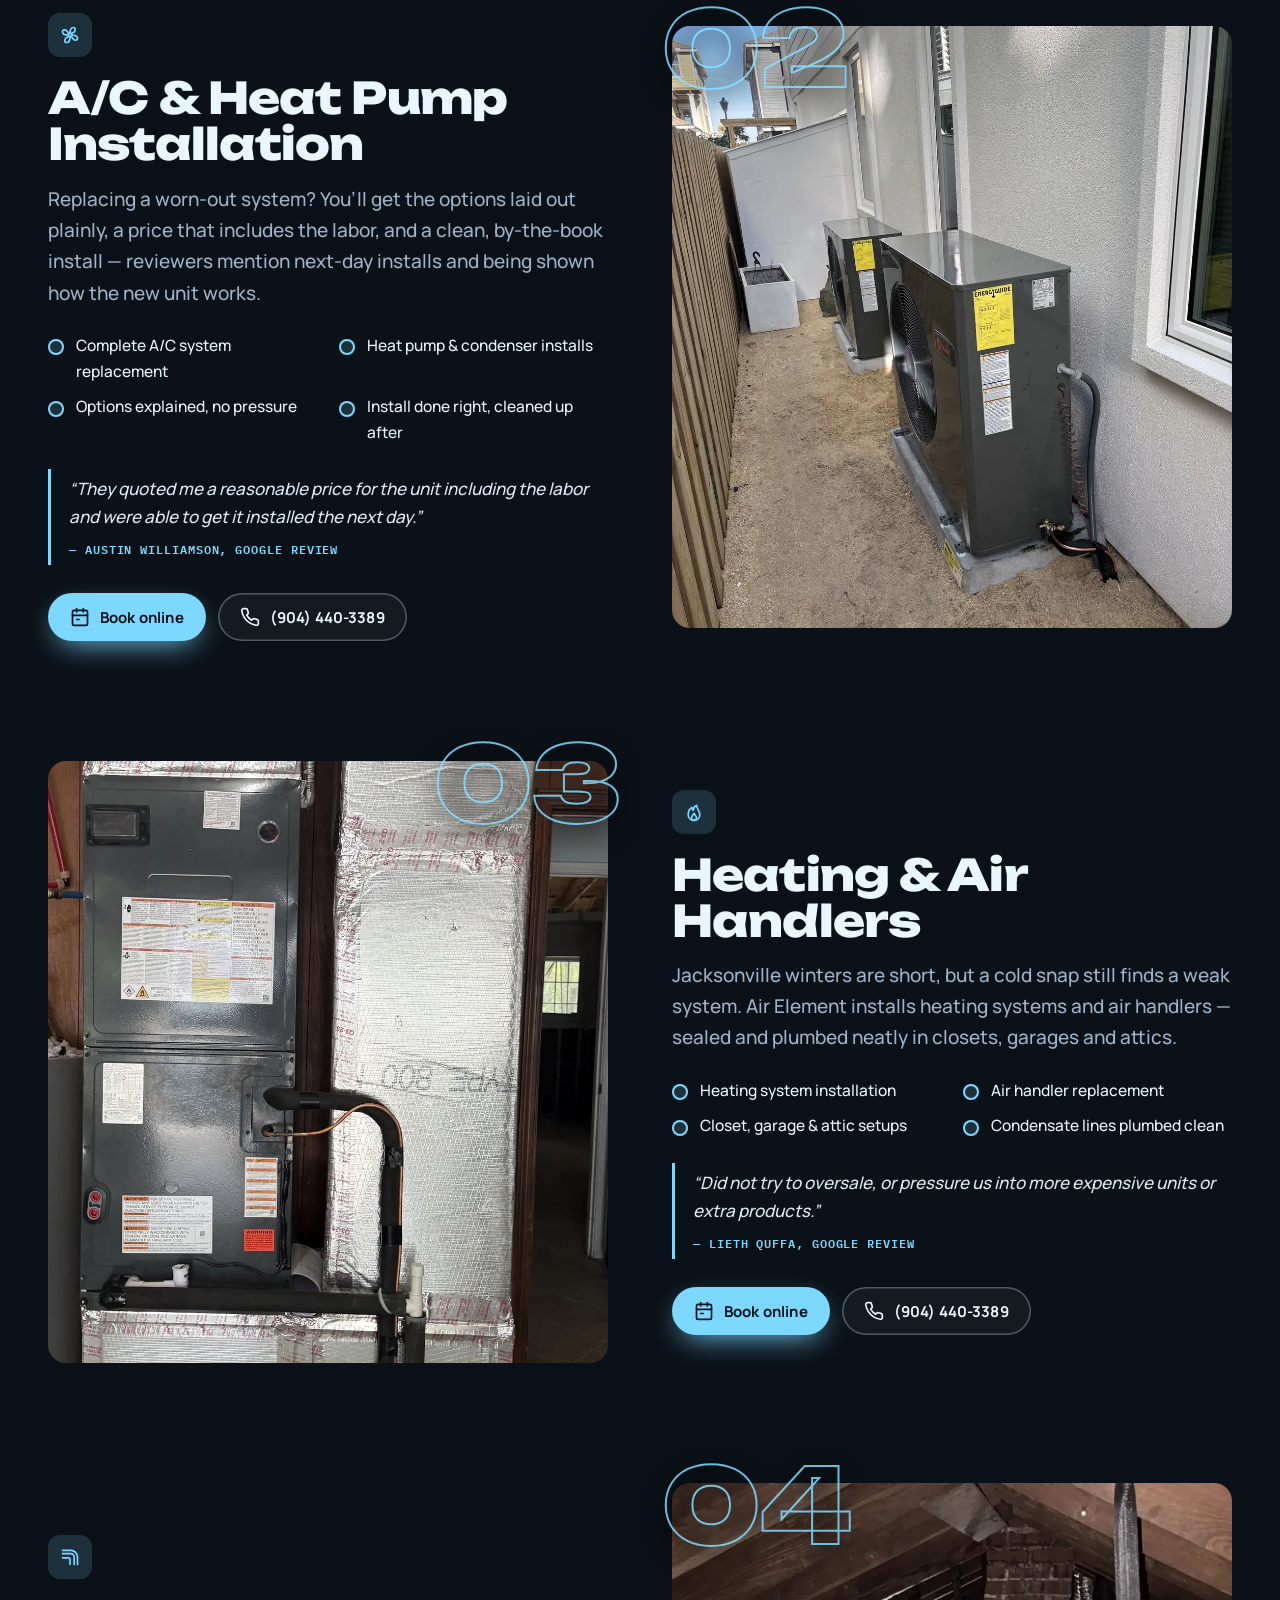
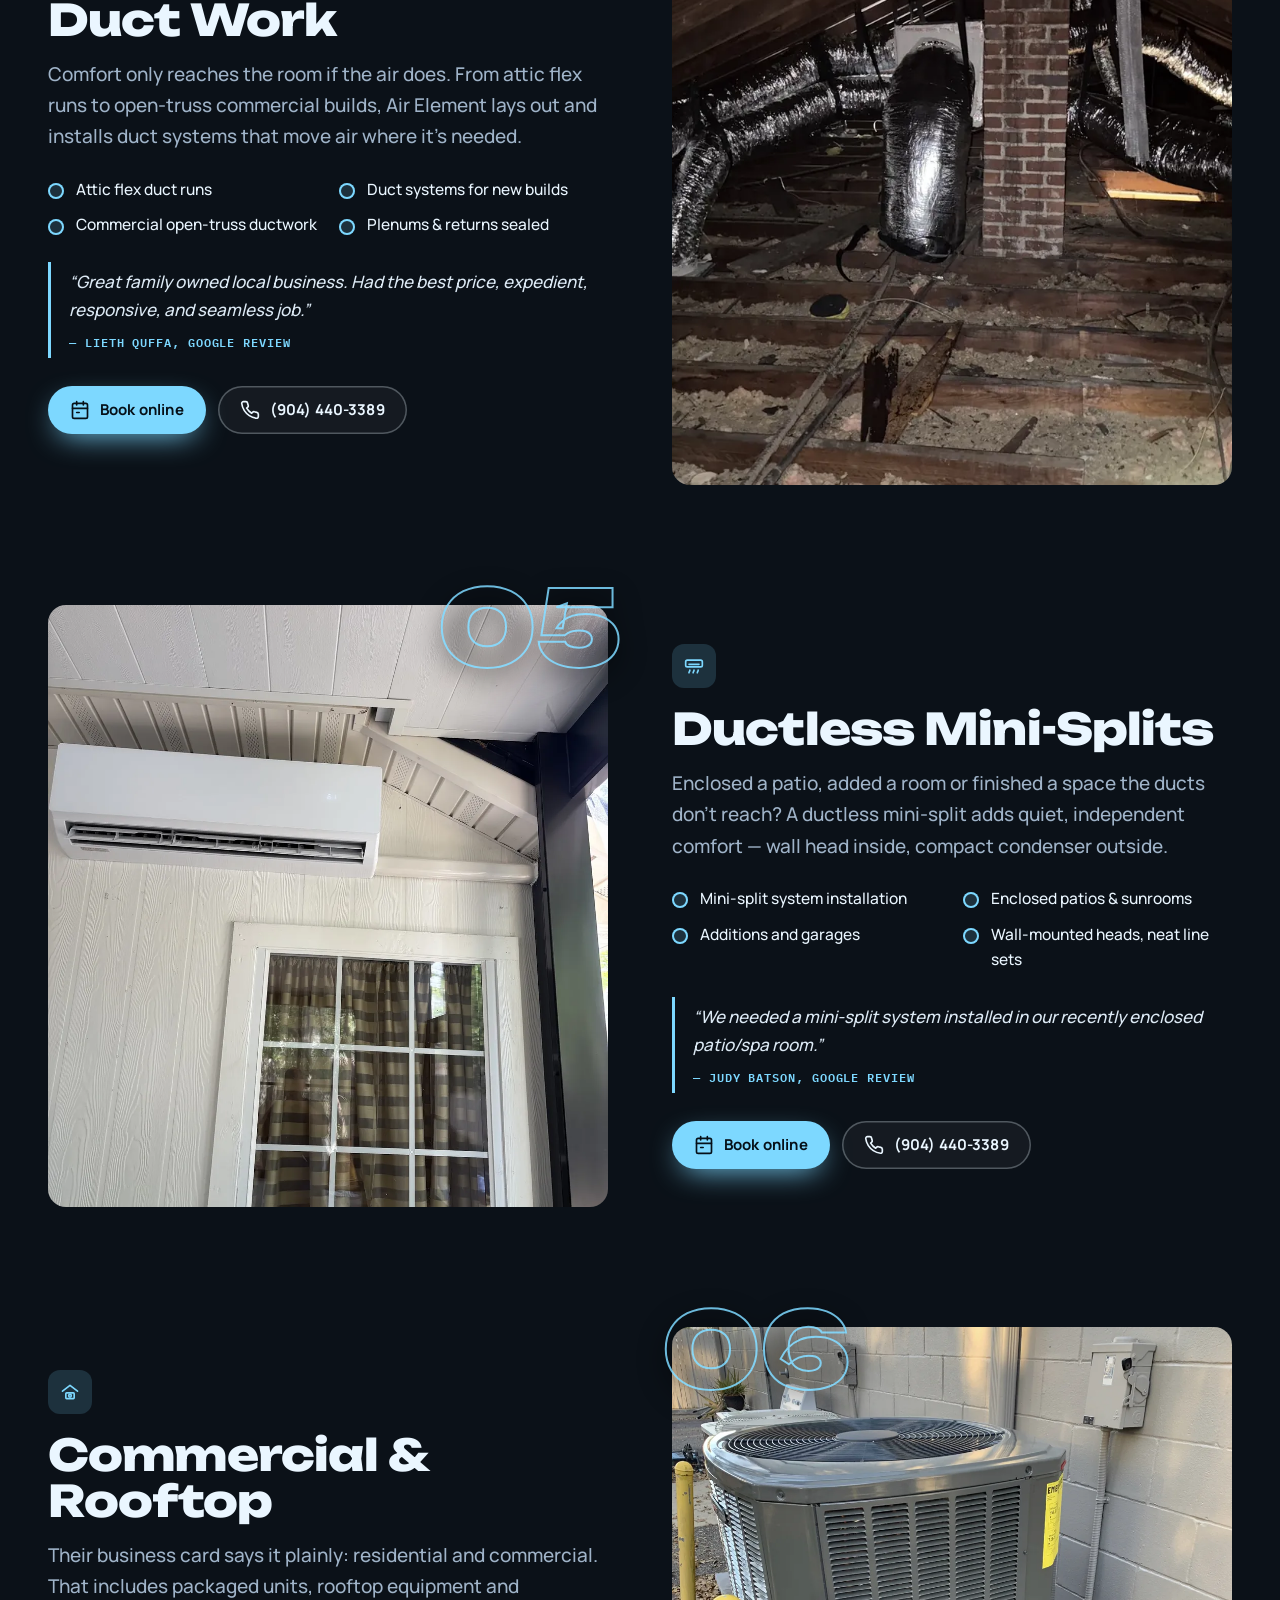
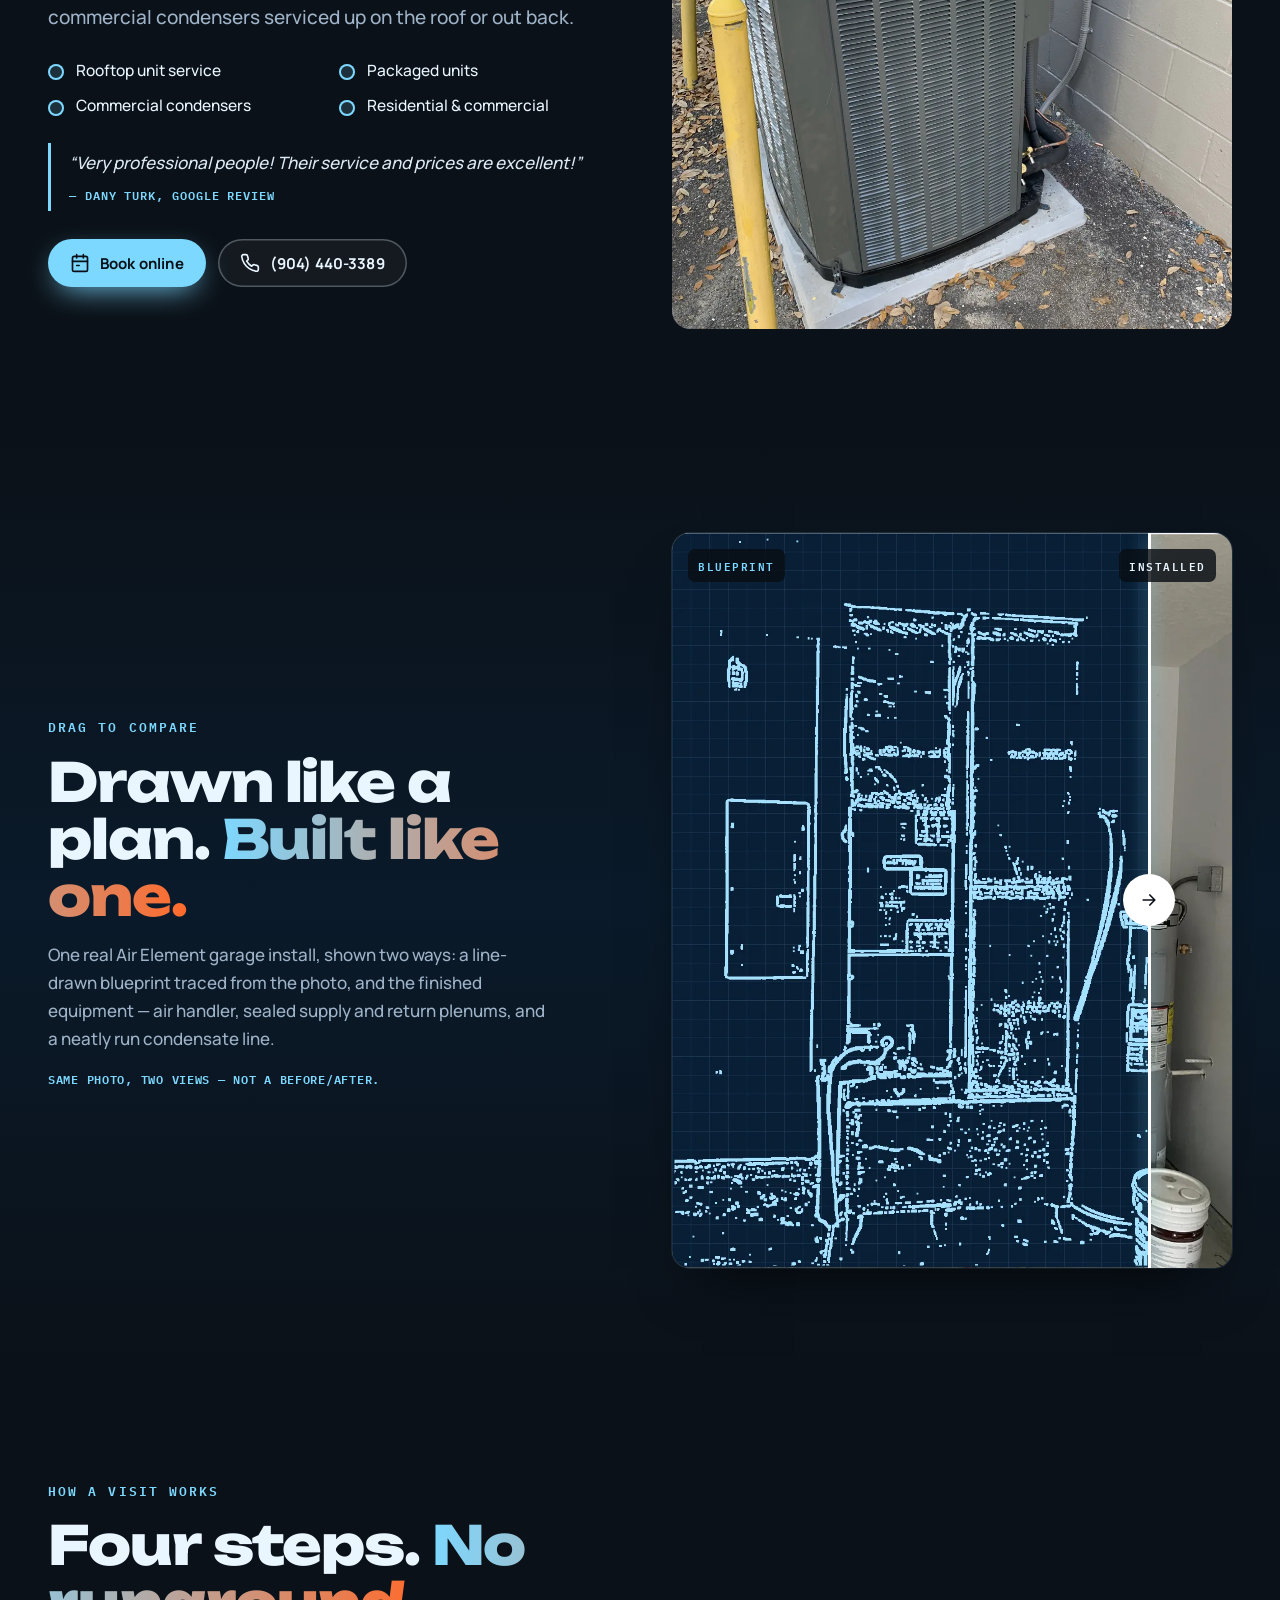
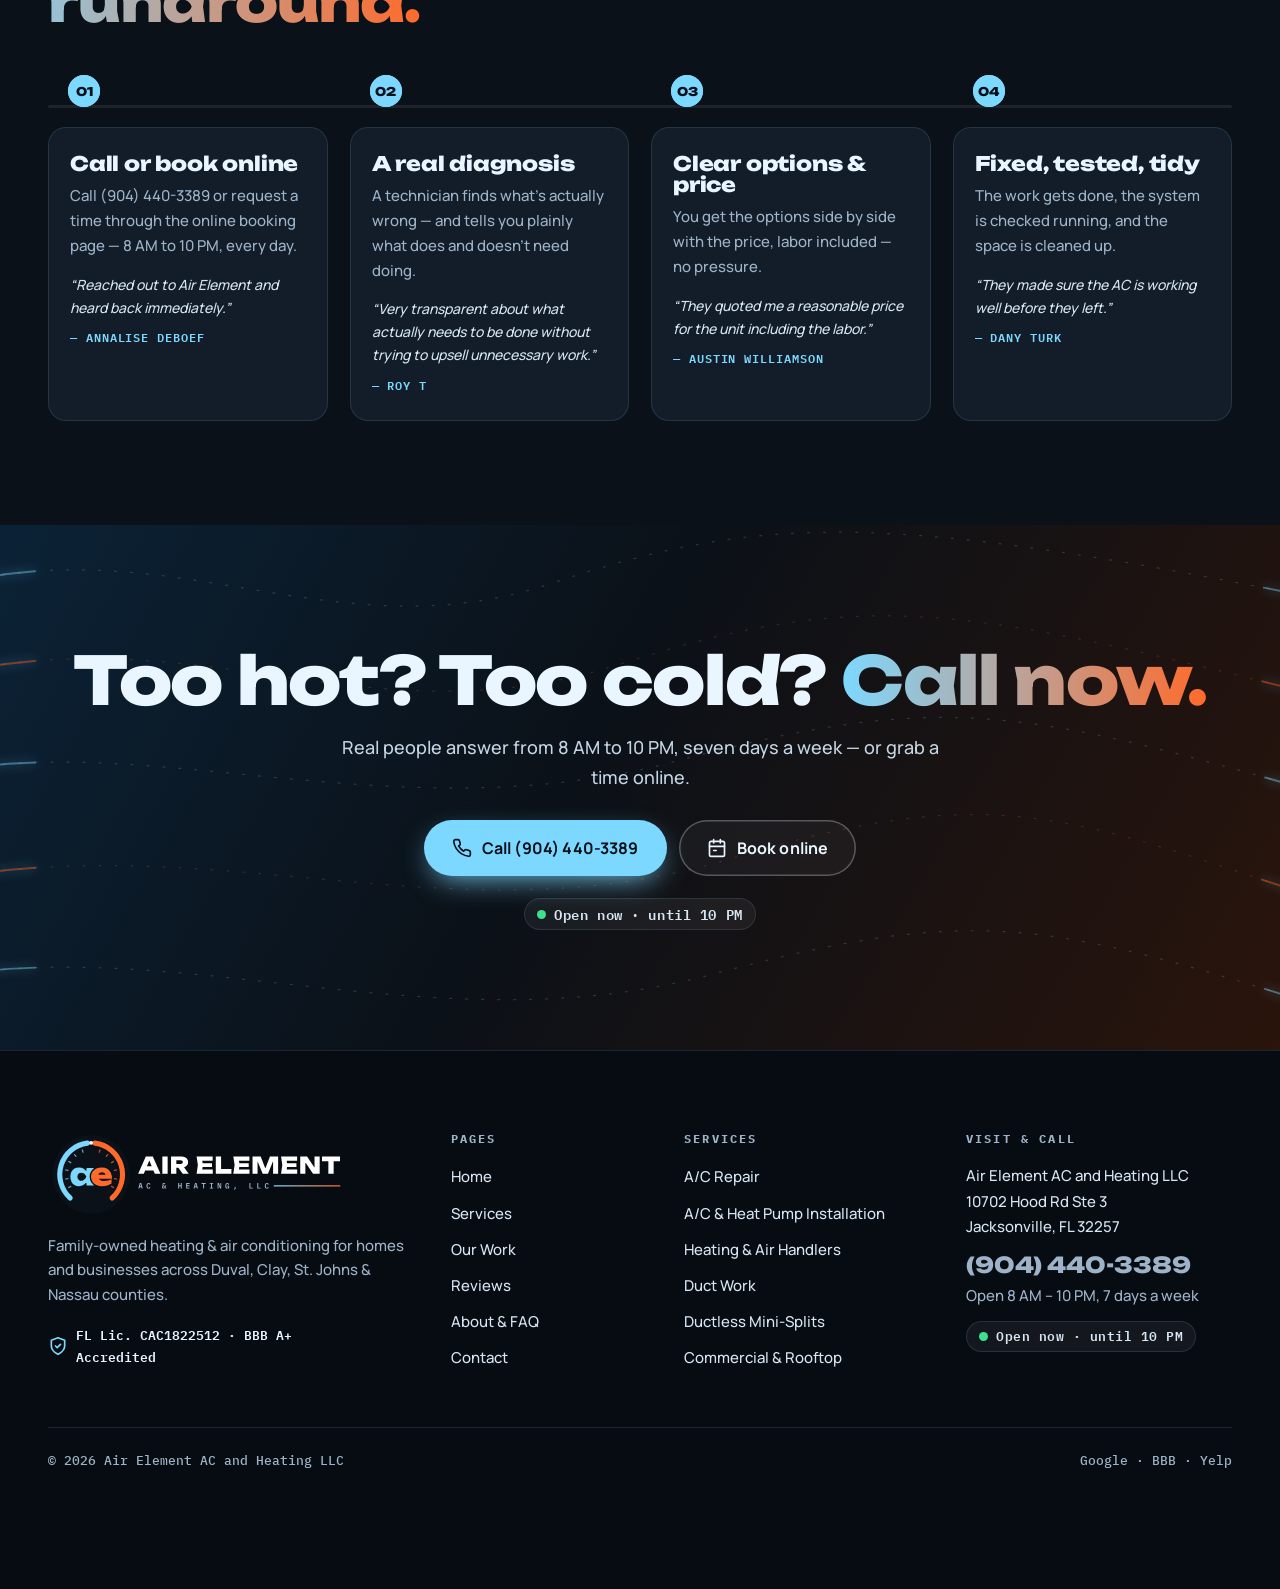
<file: docs/services.html>
<!doctype html><html lang="en" class="no-js" data-mode="cool"><head>
<meta charset="utf-8"><meta name="viewport" content="width=device-width,initial-scale=1,viewport-fit=cover">
<title>HVAC Services in Jacksonville — A/C Repair, Installs, Ducts &amp; Mini-Splits | Air Element</title><meta name="description" content="A/C repair and maintenance, A/C &amp; heat pump installation, heating and air handlers, duct work, ductless mini-splits and commercial rooftop units across Duval, Clay, St. Johns &amp; Nassau.">
<link rel="canonical" href="https://rgwebd.github.io/airelementac/services.html"><meta name="theme-color" content="#0b1118">
<meta property="og:type" content="website"><meta property="og:site_name" content="Air Element AC &amp; Heating"><meta property="og:title" content="HVAC Services in Jacksonville — A/C Repair, Installs, Ducts &amp; Mini-Splits | Air Element"><meta property="og:description" content="A/C repair and maintenance, A/C &amp; heat pump installation, heating and air handlers, duct work, ductless mini-splits and commercial rooftop units across Duval, Clay, St. Johns &amp; Nassau."><meta property="og:url" content="https://rgwebd.github.io/airelementac/services.html"><meta property="og:image" content="https://rgwebd.github.io/airelementac/og.jpg"><meta property="og:image:width" content="1200"><meta property="og:image:height" content="630"><meta property="og:locale" content="en_US">
<meta name="twitter:card" content="summary_large_image"><meta name="twitter:title" content="HVAC Services in Jacksonville — A/C Repair, Installs, Ducts &amp; Mini-Splits | Air Element"><meta name="twitter:description" content="A/C repair and maintenance, A/C &amp; heat pump installation, heating and air handlers, duct work, ductless mini-splits and commercial rooftop units across Duval, Clay, St. Johns &amp; Nassau."><meta name="twitter:image" content="https://rgwebd.github.io/airelementac/og.jpg">
<link rel="icon" href="brand/favicon.ico" sizes="any"><link rel="icon" type="image/svg+xml" href="brand/favicon.svg"><link rel="icon" type="image/png" sizes="32x32" href="brand/favicon-32.png"><link rel="apple-touch-icon" href="brand/favicon-180.png">
<script>try{var m=localStorage.getItem('ae-mode');if(m)document.documentElement.dataset.mode=m}catch(e){}</script>
<link rel="preconnect" href="https://fonts.googleapis.com"><link rel="preconnect" href="https://fonts.gstatic.com" crossorigin>
<link href="https://fonts.googleapis.com/css2?family=Unbounded:wght@500;700;800;900&family=Manrope:wght@400;500;600;700;800&family=IBM+Plex+Mono:wght@500;600&display=swap" rel="stylesheet">
<link rel="stylesheet" href="assets/site.css?v=4"><script type="application/ld+json">{"@context": "https://schema.org", "@type": "HVACBusiness", "@id": "https://rgwebd.github.io/airelementac/#business", "name": "Air Element AC and Heating LLC", "alternateName": ["Air Element AC & Heating", "Air Element AC"], "description": "Professional HVAC contractor providing efficient heating and cooling repairs and installations.", "url": "https://rgwebd.github.io/airelementac/", "telephone": "+1-904-440-3389", "image": "https://rgwebd.github.io/airelementac/og.jpg", "logo": "https://rgwebd.github.io/airelementac/brand/logo-horizontal-light-1200.png", "address": {"@type": "PostalAddress", "streetAddress": "10702 Hood Rd Ste 3", "addressLocality": "Jacksonville", "addressRegion": "FL", "postalCode": "32257", "addressCountry": "US"}, "geo": {"@type": "GeoCoordinates", "latitude": 30.1834703, "longitude": -81.5734384}, "hasMap": "https://www.google.com/maps/place/Air+Element+Ac+and+Heating+LLC/@30.1834703,-81.5734384,17z/data=!4m6!3m5!1s0x22697d220e0d5129:0xb6f4c285adef97dc!8m2!3d30.1834703!4d-81.5734384!16s%2Fg%2F11l32k4dxx", "areaServed": [{"@type": "AdministrativeArea", "name": "Duval County, FL"}, {"@type": "AdministrativeArea", "name": "Clay County, FL"}, {"@type": "AdministrativeArea", "name": "St. Johns County, FL"}, {"@type": "AdministrativeArea", "name": "Nassau County, FL"}], "openingHoursSpecification": [{"@type": "OpeningHoursSpecification", "dayOfWeek": ["Monday", "Tuesday", "Wednesday", "Thursday", "Friday", "Saturday", "Sunday"], "opens": "08:00", "closes": "22:00"}], "sameAs": ["https://www.google.com/maps/place/Air+Element+Ac+and+Heating+LLC/@30.1834703,-81.5734384,17z/data=!4m6!3m5!1s0x22697d220e0d5129:0xb6f4c285adef97dc!8m2!3d30.1834703!4d-81.5734384!16s%2Fg%2F11l32k4dxx", "https://www.bbb.org/us/fl/jacksonville/profile/air-conditioning-contractor/air-element-ac-and-heating-llc-0403-236020389", "https://www.yelp.com/biz/air-element-ac-and-heating-jacksonville"], "hasCredential": {"@type": "EducationalOccupationalCredential", "credentialCategory": "license", "name": "Florida DBPR Certified Air Conditioning Contractor license CAC1822512"}, "potentialAction": {"@type": "ReserveAction", "target": "https://book.housecallpro.com/book/Air-Element-AC-and-Heating-LLC/9239cfc3335f4d33ab65185a114bcb70?v2=true&lead_source=google&merchant_id=20476f79-8d79-4615-bec2-31c5933843bd", "name": "Book online"}, "aggregateRating": {"@type": "AggregateRating", "ratingValue": "5.0", "reviewCount": 82, "bestRating": "5", "worstRating": "1"}, "hasOfferCatalog": {"@type": "OfferCatalog", "name": "HVAC services", "itemListElement": [{"@type": "Offer", "itemOffered": {"@type": "Service", "name": "A/C Repair", "description": "When the house is heating up, you want a real person to answer. Customers describe calls returned right away, Sunday visits and fixes by the next day — from electrical issues and damaged copper lines to a clogged system."}}, {"@type": "Offer", "itemOffered": {"@type": "Service", "name": "A/C & Heat Pump Installation", "description": "Replacing a worn-out system? You’ll get the options laid out plainly, a price that includes the labor, and a clean, by-the-book install — reviewers mention next-day installs and being shown how the new unit works."}}, {"@type": "Offer", "itemOffered": {"@type": "Service", "name": "Heating & Air Handlers", "description": "Jacksonville winters are short, but a cold snap still finds a weak system. Air Element installs heating systems and air handlers — sealed and plumbed neatly in closets, garages and attics."}}, {"@type": "Offer", "itemOffered": {"@type": "Service", "name": "Duct Work", "description": "Comfort only reaches the room if the air does. From attic flex runs to open-truss commercial builds, Air Element lays out and installs duct systems that move air where it’s needed."}}, {"@type": "Offer", "itemOffered": {"@type": "Service", "name": "Ductless Mini-Splits", "description": "Enclosed a patio, added a room or finished a space the ducts don’t reach? A ductless mini-split adds quiet, independent comfort — wall head inside, compact condenser outside."}}, {"@type": "Offer", "itemOffered": {"@type": "Service", "name": "Commercial & Rooftop", "description": "Their business card says it plainly: residential and commercial. That includes packaged units, rooftop equipment and commercial condensers serviced up on the roof or out back."}}]}, "review": [{"@type": "Review", "author": {"@type": "Person", "name": "Annalise DeBoef"}, "reviewBody": "Couldn’t be happier with their work. I was originally on a maintenance plan with another company and contacted them when out AC wasn’t working and only reached a robot. Reached out to Air Element and heard back immediately. Robert came out on a Sunday within half an hour. He identified an electrical issue near immediately and provided us a temporary fix until he could get all supplies to get our AC set. We had also injured one of our copper lines with a shovel and he got the lines replaced and the electrical issue fixed with ease. We will certainly continue to use him for all of our AC needs in the future.", "publisher": {"@type": "Organization", "name": "Google"}}, {"@type": "Review", "author": {"@type": "Person", "name": "Michael Toenies II"}, "reviewBody": "I recently had Robert from Air Element AC and Heating LLC replace an AC unit in my condo, and I could not be more impressed with the experience. From start to finish, he was extremely professional, on time, and excellent with communication. He was very transparent about the different options available and took the time to explain everything clearly without any pressure.\n\nHis pricing was very affordable and fair, especially considering the quality of work and level of service provided. What stood out the most was how much pride he took in his work..he made sure the installation was done right, took the time to teach me about the new unit, and cleaned up thoroughly afterward.\n\nAs an active duty military member of 18 years at the time of this writing, transparency and professionalism are qualities I value highly, and Robert absolutely delivered on both. I strongly recommend Air Element AC and Heating LLC for any HVAC needs around Jacksonville, Florida.", "publisher": {"@type": "Organization", "name": "Google"}}, {"@type": "Review", "author": {"@type": "Person", "name": "Lieth Quffa"}, "reviewBody": "Great family owned local business. Had the best price, expedient, responsive, and seamless job. Did not try to oversale, or pressure us into more expensive units or extra products. Highly recommend.", "publisher": {"@type": "Organization", "name": "Google"}}, {"@type": "Review", "author": {"@type": "Person", "name": "Austin Williamson"}, "reviewBody": "I needed an entire AC unit for my home. They quoted me a reasonable price for the unit including the labor and were able to get it installed the next day. I really appreciated how fast they had everything installed, and were very kind people. It’s family business and would recommend their services for any A/C related concerns!", "publisher": {"@type": "Organization", "name": "Google"}}, {"@type": "Review", "author": {"@type": "Person", "name": "Roy T"}, "reviewBody": "I’ve used him for multiple AC jobs and I can honestly say he’s outstanding. Extremely reliable, always on time, and very transparent about what actually needs to be done without trying to upsell unnecessary work.\n\nHis pricing is very fair compared to the market, and the quality of his work speaks for itself. He works efficiently, gets the job done fast, and does everything with true professionalism.\n\nIf you’re looking for someone trustworthy, skilled, and easy to work with, I highly recommend him. I’ll definitely continue using his services.", "publisher": {"@type": "Organization", "name": "Google"}}, {"@type": "Review", "author": {"@type": "Person", "name": "Marilou Chyna Brown"}, "reviewBody": "Anton came out to fix my AC that was clogged. Did a great job. Professional and fast. Highly recommend!!!", "publisher": {"@type": "Organization", "name": "Google"}}, {"@type": "Review", "author": {"@type": "Person", "name": "Dany Turk"}, "reviewBody": "Very professional people! Their service and prices are excellent! I called them to come and check out my AC, and they came immediately. They fixed the issue, and they made sure the AC is working well before they left. I will use their service when I need it in the future. I highly recommend them.", "publisher": {"@type": "Organization", "name": "Google"}}, {"@type": "Review", "author": {"@type": "Person", "name": "Marleine Sakr"}, "reviewBody": "Wonderful and friendly service. So grateful to Antonin for his patience and for explaining everything thoroughly. Would highly recommend", "publisher": {"@type": "Organization", "name": "Google"}}, {"@type": "Review", "author": {"@type": "Person", "name": "Mine Can"}, "reviewBody": "I can’t say enough good things about Robert! He installed our A/C unit two years ago, and when we recently ran into an issue, he came through once again with outstanding service. He responded to my call right away and had the problem fixed by the very next day. It’s incredibly reassuring to have someone so dependable, professional, and efficient to count on—especially when dealing with summer heat. Highly recommend his services to anyone looking for quality work done with care!", "publisher": {"@type": "Organization", "name": "Google"}}, {"@type": "Review", "author": {"@type": "Person", "name": "Judy Batson"}, "reviewBody": "Air Element AC and Heating is a top notch company owned by Robert K. We needed a mini-split system installed in our recently enclosed patio/spa room. Robert was prompt to reply, courteous and attentive to the needs and resources of the client, thorough and efficient with everyone’s time. Robert and his team is highly recommended!", "publisher": {"@type": "Organization", "name": "Google"}}]}</script><script type="application/ld+json">{"@context": "https://schema.org", "@type": "BreadcrumbList", "itemListElement": [{"@type": "ListItem", "position": 1, "name": "Home", "item": "https://rgwebd.github.io/airelementac/"}, {"@type": "ListItem", "position": 2, "name": "Services", "item": "https://rgwebd.github.io/airelementac/services.html"}]}</script>
<script src="https://cosmiccallers.lovable.app/demo-track.js" data-demo="airelementac" defer></script>
</head><body class="pg-services">
<a class="skip" href="#main">Skip to content</a><div class="prog" aria-hidden="true"></div>
<header class="nav" role="banner">
<a class="brand" href="index.html" aria-label="Air Element AC &amp; Heating — home"><span class="b-em"><svg xmlns="http://www.w3.org/2000/svg" viewBox="0 0 200 200" width="200" height="200"><circle cx="100" cy="100" r="99" fill="#0B1118"/><path d="M46.47 159.45A80 80 0 0 1 90.25 20.60" fill="none" stroke="#7DD8FF" stroke-width="13" stroke-linecap="round"/><path d="M109.75 20.60A80 80 0 0 1 153.53 159.45" fill="none" stroke="#FF6A2B" stroke-width="13" stroke-linecap="round"/><line x1="48.04" y1="130.00" x2="42.84" y2="133.00" stroke="#7DD8FF" stroke-width="3" stroke-linecap="round" opacity=".75"/><line x1="40.91" y1="110.42" x2="35.00" y2="111.46" stroke="#7DD8FF" stroke-width="3" stroke-linecap="round" opacity=".75"/><line x1="40.91" y1="89.58" x2="35.00" y2="88.54" stroke="#7DD8FF" stroke-width="3" stroke-linecap="round" opacity=".75"/><line x1="48.04" y1="70.00" x2="42.84" y2="67.00" stroke="#7DD8FF" stroke-width="3" stroke-linecap="round" opacity=".75"/><line x1="61.43" y1="54.04" x2="57.58" y2="49.44" stroke="#7DD8FF" stroke-width="3" stroke-linecap="round" opacity=".75"/><line x1="79.48" y1="43.62" x2="77.43" y2="37.98" stroke="#7DD8FF" stroke-width="3" stroke-linecap="round" opacity=".75"/><line x1="120.52" y1="43.62" x2="122.57" y2="37.98" stroke="#FF6A2B" stroke-width="3" stroke-linecap="round" opacity=".75"/><line x1="138.57" y1="54.04" x2="142.42" y2="49.44" stroke="#FF6A2B" stroke-width="3" stroke-linecap="round" opacity=".75"/><line x1="151.96" y1="70.00" x2="157.16" y2="67.00" stroke="#FF6A2B" stroke-width="3" stroke-linecap="round" opacity=".75"/><line x1="159.09" y1="89.58" x2="165.00" y2="88.54" stroke="#FF6A2B" stroke-width="3" stroke-linecap="round" opacity=".75"/><line x1="159.09" y1="110.42" x2="165.00" y2="111.46" stroke="#FF6A2B" stroke-width="3" stroke-linecap="round" opacity=".75"/><line x1="151.96" y1="130.00" x2="157.16" y2="133.00" stroke="#FF6A2B" stroke-width="3" stroke-linecap="round" opacity=".75"/><circle cx="100" cy="20" r="5" fill="#fff"/><path d="M88.52623999023439 128.07999999999998 86.37344665527345 112.13679333496093 88.58864379882814 105.75640380859373 86.37344665527345 99.45401428222655 88.52623999023439 83.37040856933592H107.09011621093751L104.12612573242188 105.69400476074217L107.09011621093751 128.07999999999998ZM92.4574276123047 105.75640380859373Q91.53701904296875 112.88560095214842 88.38581475830078 118.20519952392576Q85.23461047363281 123.5247980957031 80.26600952148438 126.47319714355467Q75.29740856933594 129.42159619140622 68.94821142578127 129.42159619140622Q62.4118123779297 129.42159619140622 57.45101190185548 126.46539666748045Q52.49021142578126 123.50919714355467 49.71341094970704 118.15839904785155Q46.936610473632825 112.80760095214842 46.936610473632825 105.75640380859373Q46.936610473632825 98.62720666503904 49.71341094970704 93.28420904541014Q52.49021142578126 87.94121142578123 57.45101190185548 84.98501190185544Q62.4118123779297 82.02881237792967 68.94821142578127 82.02881237792967Q75.29740856933594 82.02881237792967 80.26600952148438 84.94601190185546Q85.23461047363281 87.86321142578123 88.42481475830078 93.17500952148436Q91.61501904296875 98.48680761718748 92.4574276123047 105.75640380859373ZM64.97009240722657 105.75640380859373Q64.97009240722657 108.70482666015623 66.17910192871095 110.97464379882811Q67.38811145019532 113.24446093749998 69.55652716064455 114.56266998291014Q71.72494287109376 115.8808790283203 74.54856286621094 115.8808790283203Q77.45018286132813 115.8808790283203 80.10219714355469 114.56266998291014Q82.75421142578125 113.24446093749998 84.7744228515625 110.97464379882811Q86.79463427734376 108.70482666015623 87.683845703125 105.75640380859373Q86.79463427734376 102.80798095703123 84.7744228515625 100.50696429443357Q82.75421142578125 98.20594763183593 80.10219714355469 96.88773858642577Q77.45018286132813 95.56952954101561 74.54856286621094 95.56952954101561Q71.72494287109376 95.56952954101561 69.55652716064455 96.88773858642577Q67.38811145019532 98.20594763183593 66.17910192871095 100.50696429443357Q64.97009240722657 102.80798095703123 64.97009240722657 105.75640380859373Z" fill="#7DD8FF"/><path d="M128.3373800048828 129.42159619140622Q120.1161876220703 129.42159619140622 113.64219476318358 126.43419714355467Q107.16820190429686 123.44679809570312 103.42420666503905 118.0648004760742Q99.68021142578124 112.68280285644529 99.68021142578124 105.5536057128906Q99.68021142578124 98.50240856933593 103.29160571289061 93.22180999755858Q106.90299999999999 87.94121142578123 113.16639190673827 84.98501190185544Q119.42978381347655 82.02881237792967 127.2765771484375 82.02881237792967Q135.43536572265623 82.02881237792967 141.1995604858398 85.53100952148435Q146.96375524902342 89.03320666503905 150.05255334472656 95.4448004760742Q153.14135144042967 101.85639428710937 153.14135144042967 110.59238476562498H114.25051049804686V100.37442285156249H142.89223046875L137.6350333251953 103.8844133300781Q137.33863427734374 100.82679333496093 136.0672257080078 98.70517810058593Q134.79581713867185 96.58356286621093 132.74440142822266 95.46815429687499Q130.69298571777344 94.35274572753904 127.85376477050781 94.35274572753904Q124.65574572753906 94.35274572753904 122.40152954101562 95.61635382080075Q120.14731335449218 96.87996191406248 118.93050335693358 99.0873776245117Q117.71369335937499 101.29479333496093 117.71369335937499 104.1184180908203Q117.71369335937499 108.09643237304687 119.49990002441405 110.84204522705076Q121.28610668945312 113.58765808105467 124.85071478271485 115.03066522216795Q128.41532287597656 116.47367236328124 133.71932763671873 116.47367236328124Q138.60213049316405 116.47367236328124 143.3445390625 115.2802661743164Q148.08694763183593 114.08685998535155 152.0181495361328 111.88724951171874V122.96319238281248Q147.21336096191405 126.08319238281248 141.33996191406248 127.75239428710935Q135.46656286621092 129.42159619140622 128.3373800048828 129.42159619140622Z" fill="none" stroke="#0B1118" stroke-width="7" stroke-linejoin="round"/><path d="M128.3373800048828 129.42159619140622Q120.1161876220703 129.42159619140622 113.64219476318358 126.43419714355467Q107.16820190429686 123.44679809570312 103.42420666503905 118.0648004760742Q99.68021142578124 112.68280285644529 99.68021142578124 105.5536057128906Q99.68021142578124 98.50240856933593 103.29160571289061 93.22180999755858Q106.90299999999999 87.94121142578123 113.16639190673827 84.98501190185544Q119.42978381347655 82.02881237792967 127.2765771484375 82.02881237792967Q135.43536572265623 82.02881237792967 141.1995604858398 85.53100952148435Q146.96375524902342 89.03320666503905 150.05255334472656 95.4448004760742Q153.14135144042967 101.85639428710937 153.14135144042967 110.59238476562498H114.25051049804686V100.37442285156249H142.89223046875L137.6350333251953 103.8844133300781Q137.33863427734374 100.82679333496093 136.0672257080078 98.70517810058593Q134.79581713867185 96.58356286621093 132.74440142822266 95.46815429687499Q130.69298571777344 94.35274572753904 127.85376477050781 94.35274572753904Q124.65574572753906 94.35274572753904 122.40152954101562 95.61635382080075Q120.14731335449218 96.87996191406248 118.93050335693358 99.0873776245117Q117.71369335937499 101.29479333496093 117.71369335937499 104.1184180908203Q117.71369335937499 108.09643237304687 119.49990002441405 110.84204522705076Q121.28610668945312 113.58765808105467 124.85071478271485 115.03066522216795Q128.41532287597656 116.47367236328124 133.71932763671873 116.47367236328124Q138.60213049316405 116.47367236328124 143.3445390625 115.2802661743164Q148.08694763183593 114.08685998535155 152.0181495361328 111.88724951171874V122.96319238281248Q147.21336096191405 126.08319238281248 141.33996191406248 127.75239428710935Q135.46656286621092 129.42159619140622 128.3373800048828 129.42159619140622Z" fill="#FF6A2B"/></svg></span><span class="b-tx">Air Element<small>AC &amp; Heating, LLC</small></span></a>
<nav aria-label="Main"><ul><li><a href="index.html">Home</a></li><li><a href="services.html" aria-current="page">Services</a></li><li><a href="work.html">Our Work</a></li><li><a href="reviews.html">Reviews</a></li><li><a href="about.html">About & FAQ</a></li><li><a href="contact.html">Contact</a></li></ul></nav>
<div class="n-cta"><a class="btn ghost sm" href="tel:+19044403389"><svg class="ic" viewBox="0 0 24 24" fill="none" stroke="currentColor" stroke-width="2" stroke-linecap="round" stroke-linejoin="round" aria-hidden="true"><path d="M22 16.9v3a2 2 0 0 1-2.2 2 19.8 19.8 0 0 1-8.6-3.1 19.5 19.5 0 0 1-6-6A19.8 19.8 0 0 1 2.1 4.2 2 2 0 0 1 4.1 2h3a2 2 0 0 1 2 1.7c.1.9.4 1.8.7 2.7a2 2 0 0 1-.5 2.1L8 9.8a16 16 0 0 0 6 6l1.3-1.3a2 2 0 0 1 2.1-.4c.9.3 1.8.6 2.7.7a2 2 0 0 1 1.7 2z"/></svg><span>(904) 440-3389</span></a><a class="btn sm mag" href="https://book.housecallpro.com/book/Air-Element-AC-and-Heating-LLC/9239cfc3335f4d33ab65185a114bcb70?v2=true&lead_source=google&merchant_id=20476f79-8d79-4615-bec2-31c5933843bd" target="_blank" rel="noopener"><svg class="ic" viewBox="0 0 24 24" fill="none" stroke="currentColor" stroke-width="2" stroke-linecap="round" stroke-linejoin="round" aria-hidden="true"><rect x="3" y="4" width="18" height="18" rx="2"/><path d="M16 2v4M8 2v4M3 10h18M8 15h3"/></svg>Book online</a></div>
<button class="burger" type="button" aria-label="Open menu" aria-expanded="false" aria-controls="mmenu"><i></i><i></i><i></i></button>
</header>
<div class="mmenu" id="mmenu" aria-hidden="true"><a class="ml" href="index.html">Home</a><a class="ml" href="services.html" aria-current="page">Services</a><a class="ml" href="work.html">Our Work</a><a class="ml" href="reviews.html">Reviews</a><a class="ml" href="about.html">About & FAQ</a><a class="ml" href="contact.html">Contact</a><div class="mm-row"><a class="btn" href="tel:+19044403389"><svg class="ic" viewBox="0 0 24 24" fill="none" stroke="currentColor" stroke-width="2" stroke-linecap="round" stroke-linejoin="round" aria-hidden="true"><path d="M22 16.9v3a2 2 0 0 1-2.2 2 19.8 19.8 0 0 1-8.6-3.1 19.5 19.5 0 0 1-6-6A19.8 19.8 0 0 1 2.1 4.2 2 2 0 0 1 4.1 2h3a2 2 0 0 1 2 1.7c.1.9.4 1.8.7 2.7a2 2 0 0 1-.5 2.1L8 9.8a16 16 0 0 0 6 6l1.3-1.3a2 2 0 0 1 2.1-.4c.9.3 1.8.6 2.7.7a2 2 0 0 1 1.7 2z"/></svg>Call (904) 440-3389</a><a class="btn ghost" href="https://book.housecallpro.com/book/Air-Element-AC-and-Heating-LLC/9239cfc3335f4d33ab65185a114bcb70?v2=true&lead_source=google&merchant_id=20476f79-8d79-4615-bec2-31c5933843bd" target="_blank" rel="noopener"><svg class="ic" viewBox="0 0 24 24" fill="none" stroke="currentColor" stroke-width="2" stroke-linecap="round" stroke-linejoin="round" aria-hidden="true"><rect x="3" y="4" width="18" height="18" rx="2"/><path d="M16 2v4M8 2v4M3 10h18M8 15h3"/></svg>Book online</a></div><p class="mm-note">8 AM – 10 PM · 7 days</p></div>
<main id="main"><section class="phero"><div class="phero-bg" aria-hidden="true"><svg class="flow" viewBox="0 0 1440 700" preserveAspectRatio="xMidYMid slice" aria-hidden="true"><g class="f-a"><path d="M-50 120 C 200 60, 380 200, 620 120 S 1000 40, 1500 140" style="--d:0.0s"/><path d="M-50 220 C 240 160, 420 300, 700 210 S 1100 150, 1500 250" style="--d:0.7s"/><path d="M-50 330 C 180 290, 460 400, 760 320 S 1150 260, 1500 360" style="--d:1.4s"/><path d="M-50 450 C 260 400, 520 520, 820 430 S 1200 380, 1500 480" style="--d:2.1s"/><path d="M-50 560 C 220 520, 500 640, 800 560 S 1180 500, 1500 600" style="--d:2.8s"/></g><g class="f-b"><path d="M-50 120 C 200 60, 380 200, 620 120 S 1000 40, 1500 140" style="--d:0.0s"/><path d="M-50 220 C 240 160, 420 300, 700 210 S 1100 150, 1500 250" style="--d:0.7s"/><path d="M-50 330 C 180 290, 460 400, 760 320 S 1150 260, 1500 360" style="--d:1.4s"/><path d="M-50 450 C 260 400, 520 520, 820 430 S 1200 380, 1500 480" style="--d:2.1s"/><path d="M-50 560 C 220 520, 500 640, 800 560 S 1180 500, 1500 600" style="--d:2.8s"/></g></svg></div><div class="wrap phero-in">
<div class="phero-tx"><nav class="crumbs" aria-label="Breadcrumb"><a href="index.html">Home</a><span>/</span><span aria-current="page">Services</span></nav>
<p class="eyebrow">Services</p><h1 class="split">Every part of <em>the system.</em></h1><p class="lede">From a clogged A/C on a Sunday to a full replacement, a new duct layout or a rooftop unit — residential and commercial.</p><div class="chips"><a class="chip" href="#ac-repair"><svg class="ic" viewBox="0 0 24 24" fill="none" stroke="currentColor" stroke-width="2" stroke-linecap="round" stroke-linejoin="round" aria-hidden="true"><path d="M12 2v20M4.9 6.5l14.2 11M19.1 6.5 4.9 17.5M9 3.5l3 2.5 3-2.5M9 20.5l3-2.5 3 2.5M2.6 9.6l3.7.9-1.2 3.6M21.4 14.4l-3.7-.9 1.2-3.6"/></svg>A/C Repair</a><a class="chip" href="#ac-installation"><svg class="ic" viewBox="0 0 24 24" fill="none" stroke="currentColor" stroke-width="2" stroke-linecap="round" stroke-linejoin="round" aria-hidden="true"><circle cx="12" cy="12" r="2"/><path d="M12 10c0-4 1-7 4-7s3 4 0 6l-2 1M14 12c4 0 7 1 7 4s-4 3-6 0l-1-2M12 14c0 4-1 7-4 7s-3-4 0-6l2-1M10 12c-4 0-7-1-7-4s4-3 6 0l1 2"/></svg>A/C & Heat Pump Installation</a><a class="chip" href="#heating"><svg class="ic" viewBox="0 0 24 24" fill="none" stroke="currentColor" stroke-width="2" stroke-linecap="round" stroke-linejoin="round" aria-hidden="true"><path d="M12 22c4.4 0 7-3 7-7 0-4.5-4-7-4-11-2.5 1.5-4 4-4 6-1-1-1.6-2.4-1.6-3.6C7 8 5 10.8 5 15c0 4 2.6 7 7 7z"/><path d="M12 22c-1.7 0-3-1.3-3-3.2 0-2 1.7-3 3-5 1.3 2 3 3 3 5 0 1.9-1.3 3.2-3 3.2z"/></svg>Heating & Air Handlers</a><a class="chip" href="#ductwork"><svg class="ic" viewBox="0 0 24 24" fill="none" stroke="currentColor" stroke-width="2" stroke-linecap="round" stroke-linejoin="round" aria-hidden="true"><path d="M3 8h10a4 4 0 0 1 4 4v9M3 13h7a2 2 0 0 1 2 2v6M3 4h10a8 8 0 0 1 8 8v9"/></svg>Duct Work</a><a class="chip" href="#mini-splits"><svg class="ic" viewBox="0 0 24 24" fill="none" stroke="currentColor" stroke-width="2" stroke-linecap="round" stroke-linejoin="round" aria-hidden="true"><rect x="2" y="5" width="20" height="8" rx="2"/><path d="M6 10h12M7 17c0 1.5-1 2-1 3M12 17c0 1.5-1 2-1 3M17 17c0 1.5-1 2-1 3"/></svg>Ductless Mini-Splits</a><a class="chip" href="#commercial"><svg class="ic" viewBox="0 0 24 24" fill="none" stroke="currentColor" stroke-width="2" stroke-linecap="round" stroke-linejoin="round" aria-hidden="true"><path d="M3 11 12 4l9 7"/><rect x="7" y="13" width="10" height="7" rx="1"/><circle cx="12" cy="16.5" r="1.6"/></svg>Commercial & Rooftop</a></div></div>
<figure class="phero-ph"><img src="img/minisplit-patio.webp" width="1400" height="1050" alt="Mini-split head above sliding glass doors in a screened patio room" fetchpriority="high"><span class="ph-tag">Mini-split head above sliding glass doors in a screened patio room</span></figure></div></section><section class="sec srv " id="ac-repair"><div class="wrap srv-g">
<div class="srv-ph rv" data-r="left"><div class="lv "><img src="img/condenser-stand.webp" width="1100" height="1956" alt="Outdoor A/C condenser on a raised metal stand beside a sided home" loading="lazy" decoding="async"><span class="lv-s" aria-hidden="true"><i></i><i></i><i></i><i></i><i></i><i></i><i></i></span></div><span class="srv-no">01</span></div>
<div class="srv-tx rv"><span class="svc-i"><svg class="ic" viewBox="0 0 24 24" fill="none" stroke="currentColor" stroke-width="2" stroke-linecap="round" stroke-linejoin="round" aria-hidden="true"><path d="M12 2v20M4.9 6.5l14.2 11M19.1 6.5 4.9 17.5M9 3.5l3 2.5 3-2.5M9 20.5l3-2.5 3 2.5M2.6 9.6l3.7.9-1.2 3.6M21.4 14.4l-3.7-.9 1.2-3.6"/></svg></span><h2>A/C Repair</h2><p class="lede">When the house is heating up, you want a real person to answer. Customers describe calls returned right away, Sunday visits and fixes by the next day — from electrical issues and damaged copper lines to a clogged system.</p><ul class="ticks"><li>A/C system repair &amp; maintenance</li><li>Electrical issues &amp; replaced copper lines</li><li>Clogged systems cleared</li><li>Checked running before we leave</li></ul>
<blockquote class="pull">“Robert came out on a Sunday within half an hour.”<cite>— Annalise DeBoef, Google review</cite></blockquote>
<div class="ctas"><a class="btn mag" href="https://book.housecallpro.com/book/Air-Element-AC-and-Heating-LLC/9239cfc3335f4d33ab65185a114bcb70?v2=true&lead_source=google&merchant_id=20476f79-8d79-4615-bec2-31c5933843bd" target="_blank" rel="noopener"><svg class="ic" viewBox="0 0 24 24" fill="none" stroke="currentColor" stroke-width="2" stroke-linecap="round" stroke-linejoin="round" aria-hidden="true"><rect x="3" y="4" width="18" height="18" rx="2"/><path d="M16 2v4M8 2v4M3 10h18M8 15h3"/></svg>Book online</a><a class="btn ghost" href="tel:+19044403389"><svg class="ic" viewBox="0 0 24 24" fill="none" stroke="currentColor" stroke-width="2" stroke-linecap="round" stroke-linejoin="round" aria-hidden="true"><path d="M22 16.9v3a2 2 0 0 1-2.2 2 19.8 19.8 0 0 1-8.6-3.1 19.5 19.5 0 0 1-6-6A19.8 19.8 0 0 1 2.1 4.2 2 2 0 0 1 4.1 2h3a2 2 0 0 1 2 1.7c.1.9.4 1.8.7 2.7a2 2 0 0 1-.5 2.1L8 9.8a16 16 0 0 0 6 6l1.3-1.3a2 2 0 0 1 2.1-.4c.9.3 1.8.6 2.7.7a2 2 0 0 1 1.7 2z"/></svg>(904) 440-3389</a></div></div></div></section><section class="sec srv flip" id="ac-installation"><div class="wrap srv-g">
<div class="srv-ph rv" data-r="right"><div class="lv "><img src="img/twin-condensers.webp" width="1100" height="1467" alt="Two new matching condensers installed on pads along the side of a townhome" loading="lazy" decoding="async"><span class="lv-s" aria-hidden="true"><i></i><i></i><i></i><i></i><i></i><i></i><i></i></span></div><span class="srv-no">02</span></div>
<div class="srv-tx rv"><span class="svc-i"><svg class="ic" viewBox="0 0 24 24" fill="none" stroke="currentColor" stroke-width="2" stroke-linecap="round" stroke-linejoin="round" aria-hidden="true"><circle cx="12" cy="12" r="2"/><path d="M12 10c0-4 1-7 4-7s3 4 0 6l-2 1M14 12c4 0 7 1 7 4s-4 3-6 0l-1-2M12 14c0 4-1 7-4 7s-3-4 0-6l2-1M10 12c-4 0-7-1-7-4s4-3 6 0l1 2"/></svg></span><h2>A/C & Heat Pump Installation</h2><p class="lede">Replacing a worn-out system? You’ll get the options laid out plainly, a price that includes the labor, and a clean, by-the-book install — reviewers mention next-day installs and being shown how the new unit works.</p><ul class="ticks"><li>Complete A/C system replacement</li><li>Heat pump &amp; condenser installs</li><li>Options explained, no pressure</li><li>Install done right, cleaned up after</li></ul>
<blockquote class="pull">“They quoted me a reasonable price for the unit including the labor and were able to get it installed the next day.”<cite>— Austin Williamson, Google review</cite></blockquote>
<div class="ctas"><a class="btn mag" href="https://book.housecallpro.com/book/Air-Element-AC-and-Heating-LLC/9239cfc3335f4d33ab65185a114bcb70?v2=true&lead_source=google&merchant_id=20476f79-8d79-4615-bec2-31c5933843bd" target="_blank" rel="noopener"><svg class="ic" viewBox="0 0 24 24" fill="none" stroke="currentColor" stroke-width="2" stroke-linecap="round" stroke-linejoin="round" aria-hidden="true"><rect x="3" y="4" width="18" height="18" rx="2"/><path d="M16 2v4M8 2v4M3 10h18M8 15h3"/></svg>Book online</a><a class="btn ghost" href="tel:+19044403389"><svg class="ic" viewBox="0 0 24 24" fill="none" stroke="currentColor" stroke-width="2" stroke-linecap="round" stroke-linejoin="round" aria-hidden="true"><path d="M22 16.9v3a2 2 0 0 1-2.2 2 19.8 19.8 0 0 1-8.6-3.1 19.5 19.5 0 0 1-6-6A19.8 19.8 0 0 1 2.1 4.2 2 2 0 0 1 4.1 2h3a2 2 0 0 1 2 1.7c.1.9.4 1.8.7 2.7a2 2 0 0 1-.5 2.1L8 9.8a16 16 0 0 0 6 6l1.3-1.3a2 2 0 0 1 2.1-.4c.9.3 1.8.6 2.7.7a2 2 0 0 1 1.7 2z"/></svg>(904) 440-3389</a></div></div></div></section><section class="sec srv " id="heating"><div class="wrap srv-g">
<div class="srv-ph rv" data-r="left"><div class="lv "><img src="img/air-handler-ductboard.webp" width="1100" height="1956" alt="Newly installed air handler with sealed duct-board plenums in a utility room" loading="lazy" decoding="async"><span class="lv-s" aria-hidden="true"><i></i><i></i><i></i><i></i><i></i><i></i><i></i></span></div><span class="srv-no">03</span></div>
<div class="srv-tx rv"><span class="svc-i"><svg class="ic" viewBox="0 0 24 24" fill="none" stroke="currentColor" stroke-width="2" stroke-linecap="round" stroke-linejoin="round" aria-hidden="true"><path d="M12 22c4.4 0 7-3 7-7 0-4.5-4-7-4-11-2.5 1.5-4 4-4 6-1-1-1.6-2.4-1.6-3.6C7 8 5 10.8 5 15c0 4 2.6 7 7 7z"/><path d="M12 22c-1.7 0-3-1.3-3-3.2 0-2 1.7-3 3-5 1.3 2 3 3 3 5 0 1.9-1.3 3.2-3 3.2z"/></svg></span><h2>Heating & Air Handlers</h2><p class="lede">Jacksonville winters are short, but a cold snap still finds a weak system. Air Element installs heating systems and air handlers — sealed and plumbed neatly in closets, garages and attics.</p><ul class="ticks"><li>Heating system installation</li><li>Air handler replacement</li><li>Closet, garage &amp; attic setups</li><li>Condensate lines plumbed clean</li></ul>
<blockquote class="pull">“Did not try to oversale, or pressure us into more expensive units or extra products.”<cite>— Lieth Quffa, Google review</cite></blockquote>
<div class="ctas"><a class="btn mag" href="https://book.housecallpro.com/book/Air-Element-AC-and-Heating-LLC/9239cfc3335f4d33ab65185a114bcb70?v2=true&lead_source=google&merchant_id=20476f79-8d79-4615-bec2-31c5933843bd" target="_blank" rel="noopener"><svg class="ic" viewBox="0 0 24 24" fill="none" stroke="currentColor" stroke-width="2" stroke-linecap="round" stroke-linejoin="round" aria-hidden="true"><rect x="3" y="4" width="18" height="18" rx="2"/><path d="M16 2v4M8 2v4M3 10h18M8 15h3"/></svg>Book online</a><a class="btn ghost" href="tel:+19044403389"><svg class="ic" viewBox="0 0 24 24" fill="none" stroke="currentColor" stroke-width="2" stroke-linecap="round" stroke-linejoin="round" aria-hidden="true"><path d="M22 16.9v3a2 2 0 0 1-2.2 2 19.8 19.8 0 0 1-8.6-3.1 19.5 19.5 0 0 1-6-6A19.8 19.8 0 0 1 2.1 4.2 2 2 0 0 1 4.1 2h3a2 2 0 0 1 2 1.7c.1.9.4 1.8.7 2.7a2 2 0 0 1-.5 2.1L8 9.8a16 16 0 0 0 6 6l1.3-1.3a2 2 0 0 1 2.1-.4c.9.3 1.8.6 2.7.7a2 2 0 0 1 1.7 2z"/></svg>(904) 440-3389</a></div></div></div></section><section class="sec srv flip" id="ductwork"><div class="wrap srv-g">
<div class="srv-ph rv" data-r="right"><div class="lv "><img src="img/attic-ducts.webp" width="1400" height="788" alt="Attic with new insulated flex duct runs branching from a central trunk" loading="lazy" decoding="async"><span class="lv-s" aria-hidden="true"><i></i><i></i><i></i><i></i><i></i><i></i><i></i></span></div><span class="srv-no">04</span></div>
<div class="srv-tx rv"><span class="svc-i"><svg class="ic" viewBox="0 0 24 24" fill="none" stroke="currentColor" stroke-width="2" stroke-linecap="round" stroke-linejoin="round" aria-hidden="true"><path d="M3 8h10a4 4 0 0 1 4 4v9M3 13h7a2 2 0 0 1 2 2v6M3 4h10a8 8 0 0 1 8 8v9"/></svg></span><h2>Duct Work</h2><p class="lede">Comfort only reaches the room if the air does. From attic flex runs to open-truss commercial builds, Air Element lays out and installs duct systems that move air where it’s needed.</p><ul class="ticks"><li>Attic flex duct runs</li><li>Duct systems for new builds</li><li>Commercial open-truss ductwork</li><li>Plenums &amp; returns sealed</li></ul>
<blockquote class="pull">“Great family owned local business. Had the best price, expedient, responsive, and seamless job.”<cite>— Lieth Quffa, Google review</cite></blockquote>
<div class="ctas"><a class="btn mag" href="https://book.housecallpro.com/book/Air-Element-AC-and-Heating-LLC/9239cfc3335f4d33ab65185a114bcb70?v2=true&lead_source=google&merchant_id=20476f79-8d79-4615-bec2-31c5933843bd" target="_blank" rel="noopener"><svg class="ic" viewBox="0 0 24 24" fill="none" stroke="currentColor" stroke-width="2" stroke-linecap="round" stroke-linejoin="round" aria-hidden="true"><rect x="3" y="4" width="18" height="18" rx="2"/><path d="M16 2v4M8 2v4M3 10h18M8 15h3"/></svg>Book online</a><a class="btn ghost" href="tel:+19044403389"><svg class="ic" viewBox="0 0 24 24" fill="none" stroke="currentColor" stroke-width="2" stroke-linecap="round" stroke-linejoin="round" aria-hidden="true"><path d="M22 16.9v3a2 2 0 0 1-2.2 2 19.8 19.8 0 0 1-8.6-3.1 19.5 19.5 0 0 1-6-6A19.8 19.8 0 0 1 2.1 4.2 2 2 0 0 1 4.1 2h3a2 2 0 0 1 2 1.7c.1.9.4 1.8.7 2.7a2 2 0 0 1-.5 2.1L8 9.8a16 16 0 0 0 6 6l1.3-1.3a2 2 0 0 1 2.1-.4c.9.3 1.8.6 2.7.7a2 2 0 0 1 1.7 2z"/></svg>(904) 440-3389</a></div></div></div></section><section class="sec srv " id="mini-splits"><div class="wrap srv-g">
<div class="srv-ph rv" data-r="left"><div class="lv "><img src="img/minisplit-porch.webp" width="1100" height="1467" alt="White ductless mini-split head mounted high on a porch wall above a window" loading="lazy" decoding="async"><span class="lv-s" aria-hidden="true"><i></i><i></i><i></i><i></i><i></i><i></i><i></i></span></div><span class="srv-no">05</span></div>
<div class="srv-tx rv"><span class="svc-i"><svg class="ic" viewBox="0 0 24 24" fill="none" stroke="currentColor" stroke-width="2" stroke-linecap="round" stroke-linejoin="round" aria-hidden="true"><rect x="2" y="5" width="20" height="8" rx="2"/><path d="M6 10h12M7 17c0 1.5-1 2-1 3M12 17c0 1.5-1 2-1 3M17 17c0 1.5-1 2-1 3"/></svg></span><h2>Ductless Mini-Splits</h2><p class="lede">Enclosed a patio, added a room or finished a space the ducts don’t reach? A ductless mini-split adds quiet, independent comfort — wall head inside, compact condenser outside.</p><ul class="ticks"><li>Mini-split system installation</li><li>Enclosed patios &amp; sunrooms</li><li>Additions and garages</li><li>Wall-mounted heads, neat line sets</li></ul>
<blockquote class="pull">“We needed a mini-split system installed in our recently enclosed patio/spa room.”<cite>— Judy Batson, Google review</cite></blockquote>
<div class="ctas"><a class="btn mag" href="https://book.housecallpro.com/book/Air-Element-AC-and-Heating-LLC/9239cfc3335f4d33ab65185a114bcb70?v2=true&lead_source=google&merchant_id=20476f79-8d79-4615-bec2-31c5933843bd" target="_blank" rel="noopener"><svg class="ic" viewBox="0 0 24 24" fill="none" stroke="currentColor" stroke-width="2" stroke-linecap="round" stroke-linejoin="round" aria-hidden="true"><rect x="3" y="4" width="18" height="18" rx="2"/><path d="M16 2v4M8 2v4M3 10h18M8 15h3"/></svg>Book online</a><a class="btn ghost" href="tel:+19044403389"><svg class="ic" viewBox="0 0 24 24" fill="none" stroke="currentColor" stroke-width="2" stroke-linecap="round" stroke-linejoin="round" aria-hidden="true"><path d="M22 16.9v3a2 2 0 0 1-2.2 2 19.8 19.8 0 0 1-8.6-3.1 19.5 19.5 0 0 1-6-6A19.8 19.8 0 0 1 2.1 4.2 2 2 0 0 1 4.1 2h3a2 2 0 0 1 2 1.7c.1.9.4 1.8.7 2.7a2 2 0 0 1-.5 2.1L8 9.8a16 16 0 0 0 6 6l1.3-1.3a2 2 0 0 1 2.1-.4c.9.3 1.8.6 2.7.7a2 2 0 0 1 1.7 2z"/></svg>(904) 440-3389</a></div></div></div></section><section class="sec srv flip" id="commercial"><div class="wrap srv-g">
<div class="srv-ph rv" data-r="right"><div class="lv "><img src="img/commercial-condenser.webp" width="1100" height="1408" alt="Commercial condenser on a pad behind yellow safety bollards beside a block wall" loading="lazy" decoding="async"><span class="lv-s" aria-hidden="true"><i></i><i></i><i></i><i></i><i></i><i></i><i></i></span></div><span class="srv-no">06</span></div>
<div class="srv-tx rv"><span class="svc-i"><svg class="ic" viewBox="0 0 24 24" fill="none" stroke="currentColor" stroke-width="2" stroke-linecap="round" stroke-linejoin="round" aria-hidden="true"><path d="M3 11 12 4l9 7"/><rect x="7" y="13" width="10" height="7" rx="1"/><circle cx="12" cy="16.5" r="1.6"/></svg></span><h2>Commercial & Rooftop</h2><p class="lede">Their business card says it plainly: residential and commercial. That includes packaged units, rooftop equipment and commercial condensers serviced up on the roof or out back.</p><ul class="ticks"><li>Rooftop unit service</li><li>Packaged units</li><li>Commercial condensers</li><li>Residential &amp; commercial</li></ul>
<blockquote class="pull">“Very professional people! Their service and prices are excellent!”<cite>— Dany Turk, Google review</cite></blockquote>
<div class="ctas"><a class="btn mag" href="https://book.housecallpro.com/book/Air-Element-AC-and-Heating-LLC/9239cfc3335f4d33ab65185a114bcb70?v2=true&lead_source=google&merchant_id=20476f79-8d79-4615-bec2-31c5933843bd" target="_blank" rel="noopener"><svg class="ic" viewBox="0 0 24 24" fill="none" stroke="currentColor" stroke-width="2" stroke-linecap="round" stroke-linejoin="round" aria-hidden="true"><rect x="3" y="4" width="18" height="18" rx="2"/><path d="M16 2v4M8 2v4M3 10h18M8 15h3"/></svg>Book online</a><a class="btn ghost" href="tel:+19044403389"><svg class="ic" viewBox="0 0 24 24" fill="none" stroke="currentColor" stroke-width="2" stroke-linecap="round" stroke-linejoin="round" aria-hidden="true"><path d="M22 16.9v3a2 2 0 0 1-2.2 2 19.8 19.8 0 0 1-8.6-3.1 19.5 19.5 0 0 1-6-6A19.8 19.8 0 0 1 2.1 4.2 2 2 0 0 1 4.1 2h3a2 2 0 0 1 2 1.7c.1.9.4 1.8.7 2.7a2 2 0 0 1-.5 2.1L8 9.8a16 16 0 0 0 6 6l1.3-1.3a2 2 0 0 1 2.1-.4c.9.3 1.8.6 2.7.7a2 2 0 0 1 1.7 2z"/></svg>(904) 440-3389</a></div></div></div></section><section class="sec bp"><div class="wrap bp-g"><div class="bp-tx rv"><p class="eyebrow">Drag to compare</p><h2>Drawn like a plan. <em>Built like one.</em></h2><p>One real Air Element garage install, shown two ways: a line-drawn blueprint traced from the photo, and the finished equipment — air handler, sealed supply and return plenums, and a neatly run condensate line.</p><p class="note">Same photo, two views — not a before/after.</p></div>
<div class="ba rv" style="--p:50%"><img class="ba-a" src="img/bp-real.webp" width="900" height="1180" alt="Finished air handler install in a garage with sealed plenums and condensate line" loading="lazy"><div class="ba-b"><img src="img/bp-lines.webp" width="900" height="1180" alt="Blueprint-style line drawing traced from the same garage install" loading="lazy" decoding="async"></div><span class="ba-h" aria-hidden="true"><b><svg class="ic" viewBox="0 0 24 24" fill="none" stroke="currentColor" stroke-width="2" stroke-linecap="round" stroke-linejoin="round" aria-hidden="true"><path d="M5 12h14M13 6l6 6-6 6"/></svg></b></span><span class="ba-lb ba-l1">Blueprint</span><span class="ba-lb ba-l2">Installed</span><input type="range" min="0" max="100" value="50" aria-label="Compare blueprint and installed photo"></div></div></section><section class="sec how" id="process"><div class="wrap"><div class="sh rv"><p class="eyebrow">How a visit works</p><h2>Four steps. <em>No runaround.</em></h2></div><ol class="tl"><span class="tl-line" aria-hidden="true"><i></i></span><li class="tl-s rv"><span class="tl-n">01</span><h3>Call or book online</h3><p>Call (904) 440-3389 or request a time through the online booking page — 8 AM to 10 PM, every day.</p><blockquote>“Reached out to Air Element and heard back immediately.” <cite>— Annalise DeBoef</cite></blockquote></li><li class="tl-s rv"><span class="tl-n">02</span><h3>A real diagnosis</h3><p>A technician finds what’s actually wrong — and tells you plainly what does and doesn’t need doing.</p><blockquote>“Very transparent about what actually needs to be done without trying to upsell unnecessary work.” <cite>— Roy T</cite></blockquote></li><li class="tl-s rv"><span class="tl-n">03</span><h3>Clear options & price</h3><p>You get the options side by side with the price, labor included — no pressure.</p><blockquote>“They quoted me a reasonable price for the unit including the labor.” <cite>— Austin Williamson</cite></blockquote></li><li class="tl-s rv"><span class="tl-n">04</span><h3>Fixed, tested, tidy</h3><p>The work gets done, the system is checked running, and the space is cleaned up.</p><blockquote>“They made sure the AC is working well before they left.” <cite>— Dany Turk</cite></blockquote></li></ol></div></section><section class="ctab"><div class="ctab-bg" aria-hidden="true"><svg class="flow flow-c" viewBox="0 0 1440 700" preserveAspectRatio="xMidYMid slice" aria-hidden="true"><g class="f-a"><path d="M-50 120 C 200 60, 380 200, 620 120 S 1000 40, 1500 140" style="--d:0.0s"/><path d="M-50 220 C 240 160, 420 300, 700 210 S 1100 150, 1500 250" style="--d:0.7s"/><path d="M-50 330 C 180 290, 460 400, 760 320 S 1150 260, 1500 360" style="--d:1.4s"/><path d="M-50 450 C 260 400, 520 520, 820 430 S 1200 380, 1500 480" style="--d:2.1s"/><path d="M-50 560 C 220 520, 500 640, 800 560 S 1180 500, 1500 600" style="--d:2.8s"/></g><g class="f-b"><path d="M-50 120 C 200 60, 380 200, 620 120 S 1000 40, 1500 140" style="--d:0.0s"/><path d="M-50 220 C 240 160, 420 300, 700 210 S 1100 150, 1500 250" style="--d:0.7s"/><path d="M-50 330 C 180 290, 460 400, 760 320 S 1150 260, 1500 360" style="--d:1.4s"/><path d="M-50 450 C 260 400, 520 520, 820 430 S 1200 380, 1500 480" style="--d:2.1s"/><path d="M-50 560 C 220 520, 500 640, 800 560 S 1180 500, 1500 600" style="--d:2.8s"/></g></svg></div><div class="wrap ctab-in rv">
<h2>Too hot? Too cold? <em>Call&nbsp;now.</em></h2><p>Real people answer from 8 AM to 10 PM, seven days a week — or grab a time online.</p><div class="ctas"><a class="btn lg mag" href="tel:+19044403389"><svg class="ic" viewBox="0 0 24 24" fill="none" stroke="currentColor" stroke-width="2" stroke-linecap="round" stroke-linejoin="round" aria-hidden="true"><path d="M22 16.9v3a2 2 0 0 1-2.2 2 19.8 19.8 0 0 1-8.6-3.1 19.5 19.5 0 0 1-6-6A19.8 19.8 0 0 1 2.1 4.2 2 2 0 0 1 4.1 2h3a2 2 0 0 1 2 1.7c.1.9.4 1.8.7 2.7a2 2 0 0 1-.5 2.1L8 9.8a16 16 0 0 0 6 6l1.3-1.3a2 2 0 0 1 2.1-.4c.9.3 1.8.6 2.7.7a2 2 0 0 1 1.7 2z"/></svg>Call (904) 440-3389</a><a class="btn lg ghost" href="https://book.housecallpro.com/book/Air-Element-AC-and-Heating-LLC/9239cfc3335f4d33ab65185a114bcb70?v2=true&lead_source=google&merchant_id=20476f79-8d79-4615-bec2-31c5933843bd" target="_blank" rel="noopener"><svg class="ic" viewBox="0 0 24 24" fill="none" stroke="currentColor" stroke-width="2" stroke-linecap="round" stroke-linejoin="round" aria-hidden="true"><rect x="3" y="4" width="18" height="18" rx="2"/><path d="M16 2v4M8 2v4M3 10h18M8 15h3"/></svg>Book online</a></div><span class="live lg" data-live><b></b><span class="t">8 AM – 10 PM daily</span></span></div></section></main>
<footer class="foot"><div class="wrap"><div class="fgrid">
<div class="f-brand"><img src="brand/logo-horizontal-dark.svg" width="460" height="104" alt="Air Element AC &amp; Heating, LLC logo" loading="lazy"><p>Family-owned heating &amp; air conditioning for homes and businesses across Duval, Clay, St. Johns &amp; Nassau counties.</p><p class="f-cred"><svg class="ic" viewBox="0 0 24 24" fill="none" stroke="currentColor" stroke-width="2" stroke-linecap="round" stroke-linejoin="round" aria-hidden="true"><path d="M12 22s8-4 8-10V5l-8-3-8 3v7c0 6 8 10 8 10z"/><path d="m9 12 2 2 4-4"/></svg>FL Lic. CAC1822512 · BBB A+ Accredited</p></div>
<div><h3>Pages</h3><ul><li><a href="index.html">Home</a></li><li><a href="services.html">Services</a></li><li><a href="work.html">Our Work</a></li><li><a href="reviews.html">Reviews</a></li><li><a href="about.html">About & FAQ</a></li><li><a href="contact.html">Contact</a></li></ul></div>
<div><h3>Services</h3><ul><li><a href="services.html#ac-repair">A/C Repair</a></li><li><a href="services.html#ac-installation">A/C & Heat Pump Installation</a></li><li><a href="services.html#heating">Heating & Air Handlers</a></li><li><a href="services.html#ductwork">Duct Work</a></li><li><a href="services.html#mini-splits">Ductless Mini-Splits</a></li><li><a href="services.html#commercial">Commercial & Rooftop</a></li></ul></div>
<div><h3>Visit &amp; call</h3><address><a href="https://www.google.com/maps/place/Air+Element+Ac+and+Heating+LLC/@30.1834703,-81.5734384,17z/data=!4m6!3m5!1s0x22697d220e0d5129:0xb6f4c285adef97dc!8m2!3d30.1834703!4d-81.5734384!16s%2Fg%2F11l32k4dxx" target="_blank" rel="noopener">Air Element AC and Heating LLC<br>10702 Hood Rd Ste 3<br>Jacksonville, FL 32257</a></address><p><a class="f-ph" href="tel:+19044403389">(904) 440-3389</a></p><p>Open 8 AM – 10 PM, 7 days a week</p><span class="live " data-live><b></b><span class="t">8 AM – 10 PM daily</span></span></div>
</div><div class="f-base"><span>© 2026 Air Element AC and Heating LLC</span><span><a href="https://www.google.com/maps/place/Air+Element+Ac+and+Heating+LLC/@30.1834703,-81.5734384,17z/data=!4m6!3m5!1s0x22697d220e0d5129:0xb6f4c285adef97dc!8m2!3d30.1834703!4d-81.5734384!16s%2Fg%2F11l32k4dxx" target="_blank" rel="noopener">Google</a> · <a href="https://www.bbb.org/us/fl/jacksonville/profile/air-conditioning-contractor/air-element-ac-and-heating-llc-0403-236020389" target="_blank" rel="noopener">BBB</a> · <a href="https://www.yelp.com/biz/air-element-ac-and-heating-jacksonville" target="_blank" rel="noopener">Yelp</a></span></div></div></footer>
<div class="mbar"><a href="tel:+19044403389"><svg class="ic" viewBox="0 0 24 24" fill="none" stroke="currentColor" stroke-width="2" stroke-linecap="round" stroke-linejoin="round" aria-hidden="true"><path d="M22 16.9v3a2 2 0 0 1-2.2 2 19.8 19.8 0 0 1-8.6-3.1 19.5 19.5 0 0 1-6-6A19.8 19.8 0 0 1 2.1 4.2 2 2 0 0 1 4.1 2h3a2 2 0 0 1 2 1.7c.1.9.4 1.8.7 2.7a2 2 0 0 1-.5 2.1L8 9.8a16 16 0 0 0 6 6l1.3-1.3a2 2 0 0 1 2.1-.4c.9.3 1.8.6 2.7.7a2 2 0 0 1 1.7 2z"/></svg>Call</a><a class="mb-b" href="https://book.housecallpro.com/book/Air-Element-AC-and-Heating-LLC/9239cfc3335f4d33ab65185a114bcb70?v2=true&lead_source=google&merchant_id=20476f79-8d79-4615-bec2-31c5933843bd" target="_blank" rel="noopener"><svg class="ic" viewBox="0 0 24 24" fill="none" stroke="currentColor" stroke-width="2" stroke-linecap="round" stroke-linejoin="round" aria-hidden="true"><rect x="3" y="4" width="18" height="18" rx="2"/><path d="M16 2v4M8 2v4M3 10h18M8 15h3"/></svg>Book online</a></div>
<div class="demo" role="note"><span>Design preview by <b>RGWebD</b></span><button type="button" aria-label="Dismiss design preview note">×</button></div>
<div class="lbx" role="dialog" aria-modal="true" aria-label="Photo viewer"><button class="lbx-x" type="button" aria-label="Close">×</button><button class="lbx-p" type="button" aria-label="Previous photo">‹</button><figure><img alt=""><figcaption></figcaption></figure><button class="lbx-n" type="button" aria-label="Next photo">›</button></div>
<script src="assets/site.js?v=4" defer></script>
</body></html>
</file>
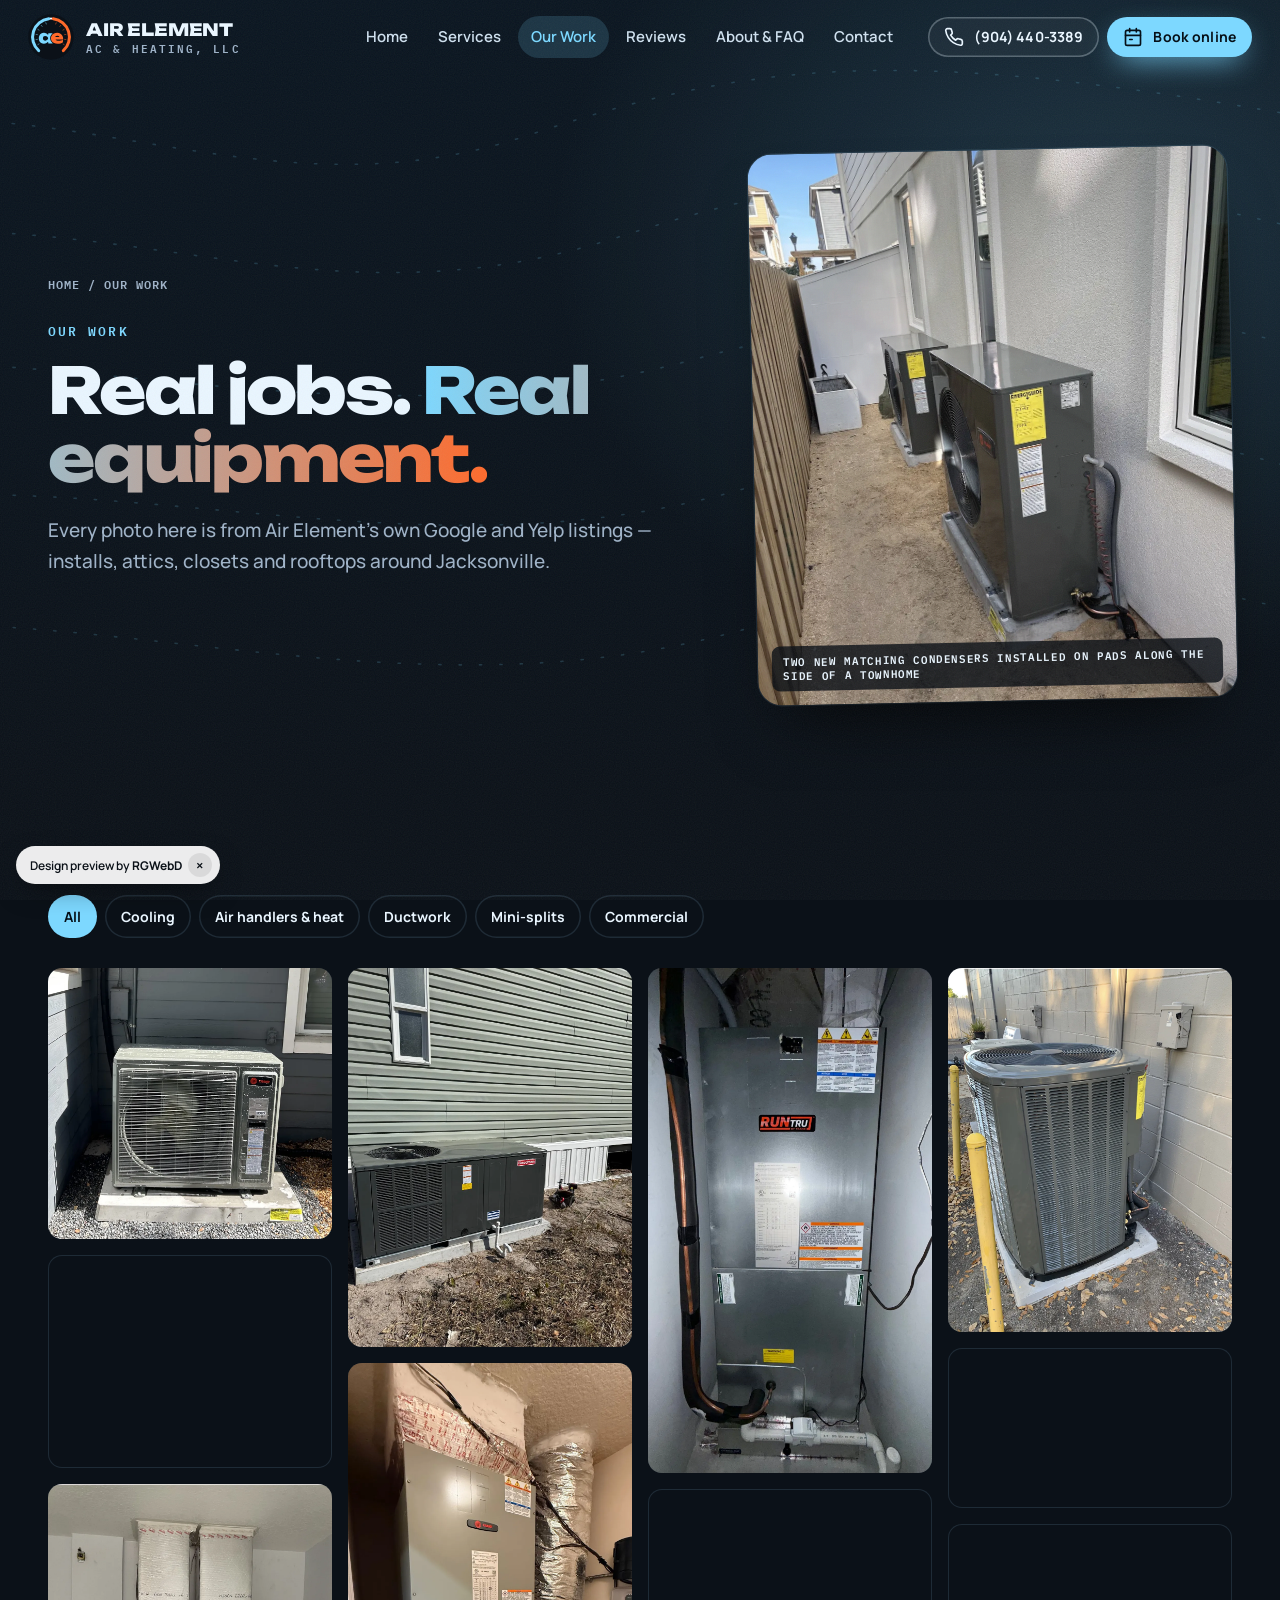
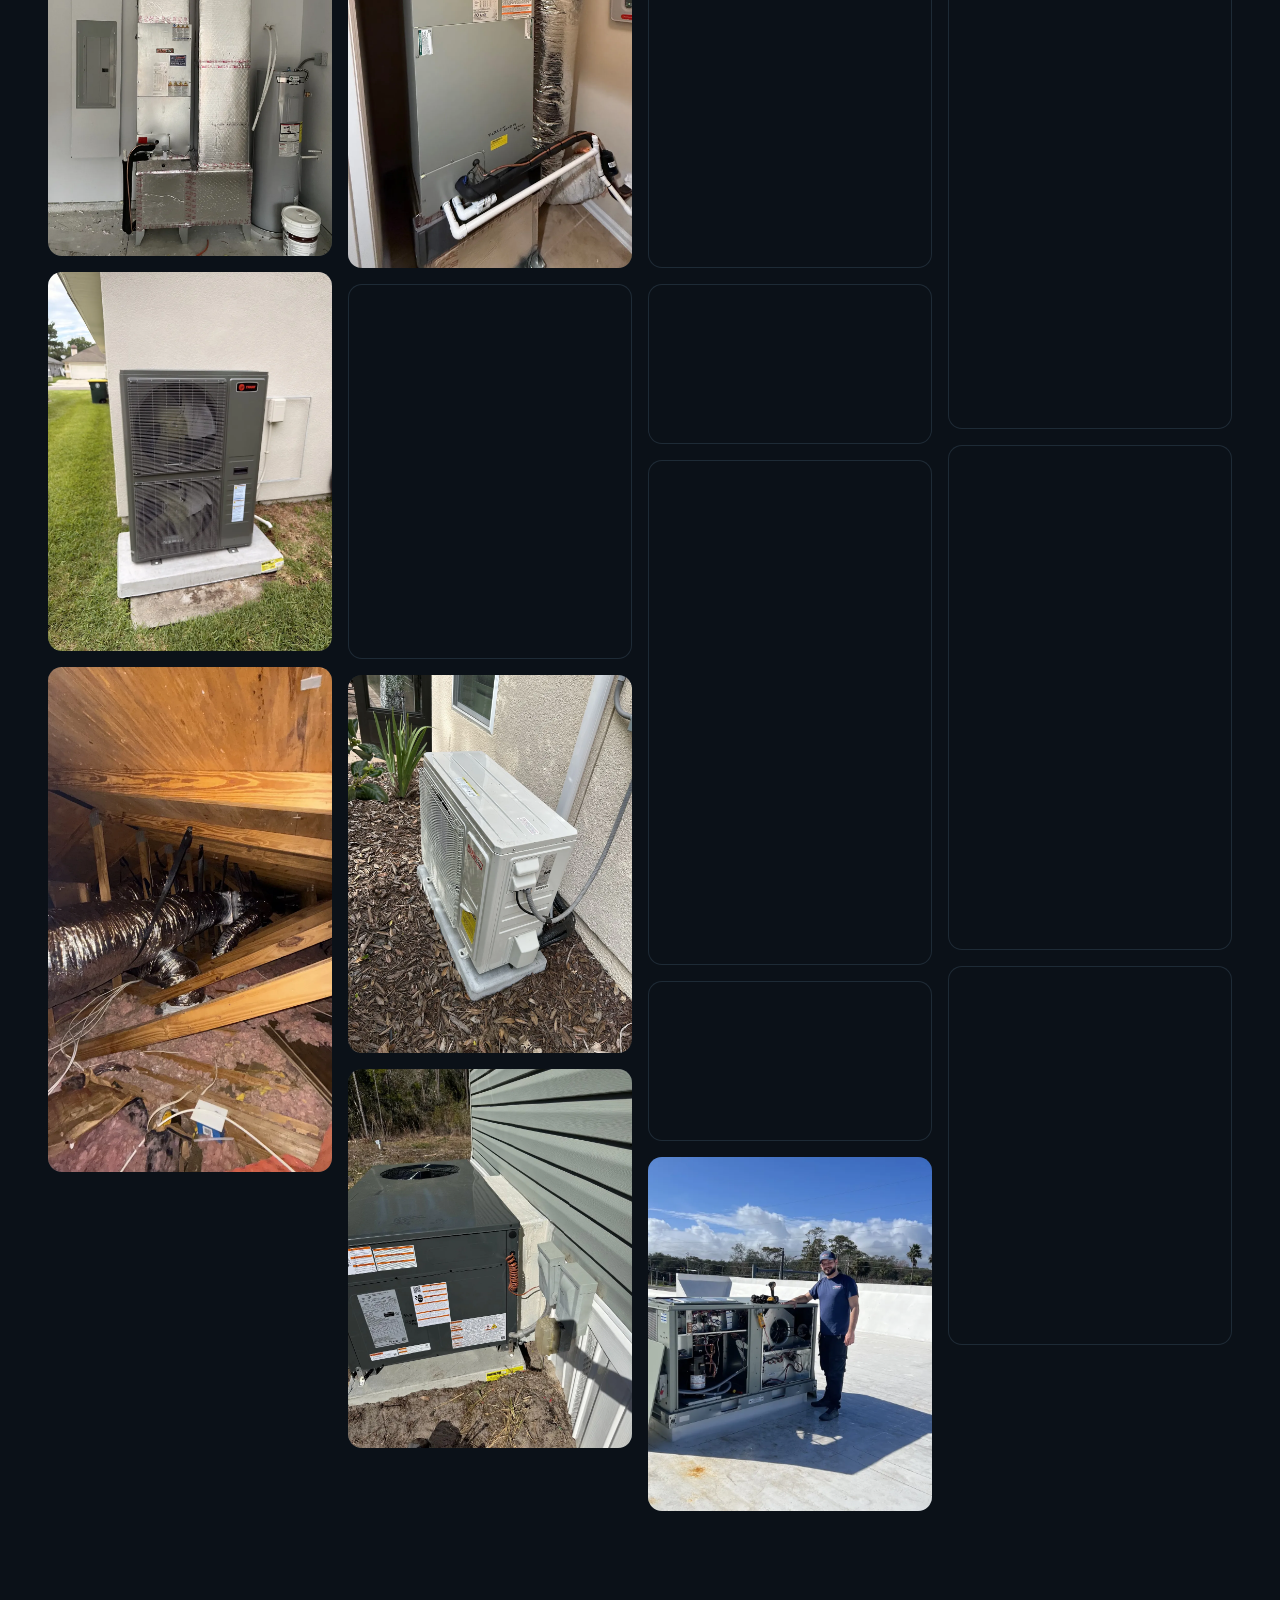
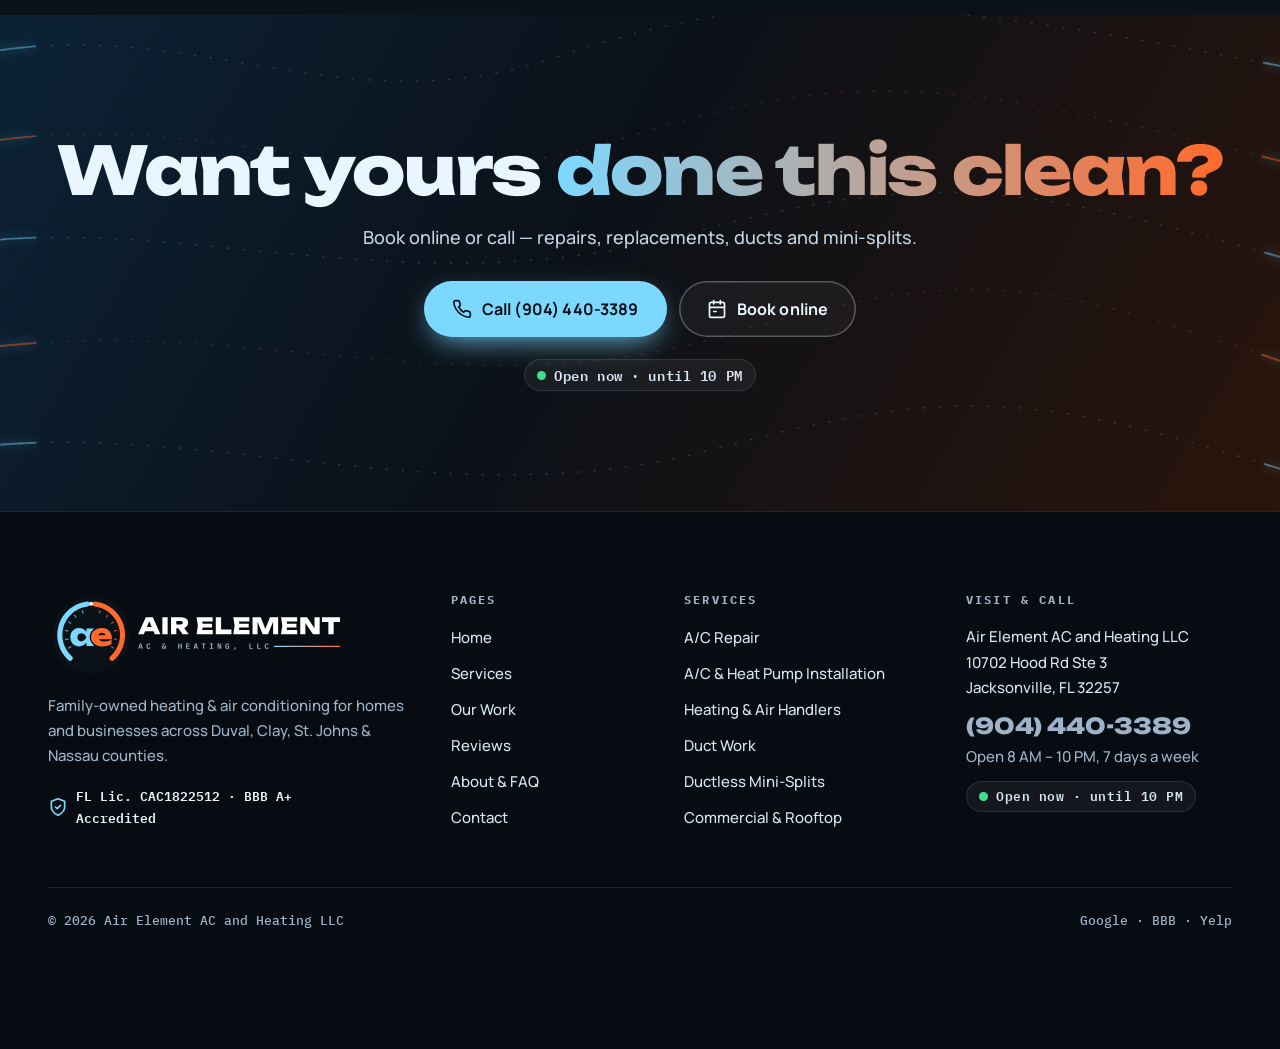
<file: docs/work.html>
<!doctype html><html lang="en" class="no-js" data-mode="cool"><head>
<meta charset="utf-8"><meta name="viewport" content="width=device-width,initial-scale=1,viewport-fit=cover">
<title>Our Work — HVAC Installs &amp; Ductwork Photos | Air Element AC &amp; Heating</title><meta name="description" content="Real Air Element AC &amp; Heating jobs around Jacksonville: condensers, heat pumps, air handlers, attic ductwork, mini-splits and commercial equipment.">
<link rel="canonical" href="https://rgwebd.github.io/airelementac/work.html"><meta name="theme-color" content="#0b1118">
<meta property="og:type" content="website"><meta property="og:site_name" content="Air Element AC &amp; Heating"><meta property="og:title" content="Our Work — HVAC Installs &amp; Ductwork Photos | Air Element AC &amp; Heating"><meta property="og:description" content="Real Air Element AC &amp; Heating jobs around Jacksonville: condensers, heat pumps, air handlers, attic ductwork, mini-splits and commercial equipment."><meta property="og:url" content="https://rgwebd.github.io/airelementac/work.html"><meta property="og:image" content="https://rgwebd.github.io/airelementac/og.jpg"><meta property="og:image:width" content="1200"><meta property="og:image:height" content="630"><meta property="og:locale" content="en_US">
<meta name="twitter:card" content="summary_large_image"><meta name="twitter:title" content="Our Work — HVAC Installs &amp; Ductwork Photos | Air Element AC &amp; Heating"><meta name="twitter:description" content="Real Air Element AC &amp; Heating jobs around Jacksonville: condensers, heat pumps, air handlers, attic ductwork, mini-splits and commercial equipment."><meta name="twitter:image" content="https://rgwebd.github.io/airelementac/og.jpg">
<link rel="icon" href="brand/favicon.ico" sizes="any"><link rel="icon" type="image/svg+xml" href="brand/favicon.svg"><link rel="icon" type="image/png" sizes="32x32" href="brand/favicon-32.png"><link rel="apple-touch-icon" href="brand/favicon-180.png">
<script>try{var m=localStorage.getItem('ae-mode');if(m)document.documentElement.dataset.mode=m}catch(e){}</script>
<link rel="preconnect" href="https://fonts.googleapis.com"><link rel="preconnect" href="https://fonts.gstatic.com" crossorigin>
<link href="https://fonts.googleapis.com/css2?family=Unbounded:wght@500;700;800;900&family=Manrope:wght@400;500;600;700;800&family=IBM+Plex+Mono:wght@500;600&display=swap" rel="stylesheet">
<link rel="stylesheet" href="assets/site.css?v=4"><script type="application/ld+json">{"@context": "https://schema.org", "@type": "HVACBusiness", "@id": "https://rgwebd.github.io/airelementac/#business", "name": "Air Element AC and Heating LLC", "alternateName": ["Air Element AC & Heating", "Air Element AC"], "description": "Professional HVAC contractor providing efficient heating and cooling repairs and installations.", "url": "https://rgwebd.github.io/airelementac/", "telephone": "+1-904-440-3389", "image": "https://rgwebd.github.io/airelementac/og.jpg", "logo": "https://rgwebd.github.io/airelementac/brand/logo-horizontal-light-1200.png", "address": {"@type": "PostalAddress", "streetAddress": "10702 Hood Rd Ste 3", "addressLocality": "Jacksonville", "addressRegion": "FL", "postalCode": "32257", "addressCountry": "US"}, "geo": {"@type": "GeoCoordinates", "latitude": 30.1834703, "longitude": -81.5734384}, "hasMap": "https://www.google.com/maps/place/Air+Element+Ac+and+Heating+LLC/@30.1834703,-81.5734384,17z/data=!4m6!3m5!1s0x22697d220e0d5129:0xb6f4c285adef97dc!8m2!3d30.1834703!4d-81.5734384!16s%2Fg%2F11l32k4dxx", "areaServed": [{"@type": "AdministrativeArea", "name": "Duval County, FL"}, {"@type": "AdministrativeArea", "name": "Clay County, FL"}, {"@type": "AdministrativeArea", "name": "St. Johns County, FL"}, {"@type": "AdministrativeArea", "name": "Nassau County, FL"}], "openingHoursSpecification": [{"@type": "OpeningHoursSpecification", "dayOfWeek": ["Monday", "Tuesday", "Wednesday", "Thursday", "Friday", "Saturday", "Sunday"], "opens": "08:00", "closes": "22:00"}], "sameAs": ["https://www.google.com/maps/place/Air+Element+Ac+and+Heating+LLC/@30.1834703,-81.5734384,17z/data=!4m6!3m5!1s0x22697d220e0d5129:0xb6f4c285adef97dc!8m2!3d30.1834703!4d-81.5734384!16s%2Fg%2F11l32k4dxx", "https://www.bbb.org/us/fl/jacksonville/profile/air-conditioning-contractor/air-element-ac-and-heating-llc-0403-236020389", "https://www.yelp.com/biz/air-element-ac-and-heating-jacksonville"], "hasCredential": {"@type": "EducationalOccupationalCredential", "credentialCategory": "license", "name": "Florida DBPR Certified Air Conditioning Contractor license CAC1822512"}, "potentialAction": {"@type": "ReserveAction", "target": "https://book.housecallpro.com/book/Air-Element-AC-and-Heating-LLC/9239cfc3335f4d33ab65185a114bcb70?v2=true&lead_source=google&merchant_id=20476f79-8d79-4615-bec2-31c5933843bd", "name": "Book online"}, "aggregateRating": {"@type": "AggregateRating", "ratingValue": "5.0", "reviewCount": 82, "bestRating": "5", "worstRating": "1"}, "hasOfferCatalog": {"@type": "OfferCatalog", "name": "HVAC services", "itemListElement": [{"@type": "Offer", "itemOffered": {"@type": "Service", "name": "A/C Repair", "description": "When the house is heating up, you want a real person to answer. Customers describe calls returned right away, Sunday visits and fixes by the next day — from electrical issues and damaged copper lines to a clogged system."}}, {"@type": "Offer", "itemOffered": {"@type": "Service", "name": "A/C & Heat Pump Installation", "description": "Replacing a worn-out system? You’ll get the options laid out plainly, a price that includes the labor, and a clean, by-the-book install — reviewers mention next-day installs and being shown how the new unit works."}}, {"@type": "Offer", "itemOffered": {"@type": "Service", "name": "Heating & Air Handlers", "description": "Jacksonville winters are short, but a cold snap still finds a weak system. Air Element installs heating systems and air handlers — sealed and plumbed neatly in closets, garages and attics."}}, {"@type": "Offer", "itemOffered": {"@type": "Service", "name": "Duct Work", "description": "Comfort only reaches the room if the air does. From attic flex runs to open-truss commercial builds, Air Element lays out and installs duct systems that move air where it’s needed."}}, {"@type": "Offer", "itemOffered": {"@type": "Service", "name": "Ductless Mini-Splits", "description": "Enclosed a patio, added a room or finished a space the ducts don’t reach? A ductless mini-split adds quiet, independent comfort — wall head inside, compact condenser outside."}}, {"@type": "Offer", "itemOffered": {"@type": "Service", "name": "Commercial & Rooftop", "description": "Their business card says it plainly: residential and commercial. That includes packaged units, rooftop equipment and commercial condensers serviced up on the roof or out back."}}]}, "review": [{"@type": "Review", "author": {"@type": "Person", "name": "Annalise DeBoef"}, "reviewBody": "Couldn’t be happier with their work. I was originally on a maintenance plan with another company and contacted them when out AC wasn’t working and only reached a robot. Reached out to Air Element and heard back immediately. Robert came out on a Sunday within half an hour. He identified an electrical issue near immediately and provided us a temporary fix until he could get all supplies to get our AC set. We had also injured one of our copper lines with a shovel and he got the lines replaced and the electrical issue fixed with ease. We will certainly continue to use him for all of our AC needs in the future.", "publisher": {"@type": "Organization", "name": "Google"}}, {"@type": "Review", "author": {"@type": "Person", "name": "Michael Toenies II"}, "reviewBody": "I recently had Robert from Air Element AC and Heating LLC replace an AC unit in my condo, and I could not be more impressed with the experience. From start to finish, he was extremely professional, on time, and excellent with communication. He was very transparent about the different options available and took the time to explain everything clearly without any pressure.\n\nHis pricing was very affordable and fair, especially considering the quality of work and level of service provided. What stood out the most was how much pride he took in his work..he made sure the installation was done right, took the time to teach me about the new unit, and cleaned up thoroughly afterward.\n\nAs an active duty military member of 18 years at the time of this writing, transparency and professionalism are qualities I value highly, and Robert absolutely delivered on both. I strongly recommend Air Element AC and Heating LLC for any HVAC needs around Jacksonville, Florida.", "publisher": {"@type": "Organization", "name": "Google"}}, {"@type": "Review", "author": {"@type": "Person", "name": "Lieth Quffa"}, "reviewBody": "Great family owned local business. Had the best price, expedient, responsive, and seamless job. Did not try to oversale, or pressure us into more expensive units or extra products. Highly recommend.", "publisher": {"@type": "Organization", "name": "Google"}}, {"@type": "Review", "author": {"@type": "Person", "name": "Austin Williamson"}, "reviewBody": "I needed an entire AC unit for my home. They quoted me a reasonable price for the unit including the labor and were able to get it installed the next day. I really appreciated how fast they had everything installed, and were very kind people. It’s family business and would recommend their services for any A/C related concerns!", "publisher": {"@type": "Organization", "name": "Google"}}, {"@type": "Review", "author": {"@type": "Person", "name": "Roy T"}, "reviewBody": "I’ve used him for multiple AC jobs and I can honestly say he’s outstanding. Extremely reliable, always on time, and very transparent about what actually needs to be done without trying to upsell unnecessary work.\n\nHis pricing is very fair compared to the market, and the quality of his work speaks for itself. He works efficiently, gets the job done fast, and does everything with true professionalism.\n\nIf you’re looking for someone trustworthy, skilled, and easy to work with, I highly recommend him. I’ll definitely continue using his services.", "publisher": {"@type": "Organization", "name": "Google"}}, {"@type": "Review", "author": {"@type": "Person", "name": "Marilou Chyna Brown"}, "reviewBody": "Anton came out to fix my AC that was clogged. Did a great job. Professional and fast. Highly recommend!!!", "publisher": {"@type": "Organization", "name": "Google"}}, {"@type": "Review", "author": {"@type": "Person", "name": "Dany Turk"}, "reviewBody": "Very professional people! Their service and prices are excellent! I called them to come and check out my AC, and they came immediately. They fixed the issue, and they made sure the AC is working well before they left. I will use their service when I need it in the future. I highly recommend them.", "publisher": {"@type": "Organization", "name": "Google"}}, {"@type": "Review", "author": {"@type": "Person", "name": "Marleine Sakr"}, "reviewBody": "Wonderful and friendly service. So grateful to Antonin for his patience and for explaining everything thoroughly. Would highly recommend", "publisher": {"@type": "Organization", "name": "Google"}}, {"@type": "Review", "author": {"@type": "Person", "name": "Mine Can"}, "reviewBody": "I can’t say enough good things about Robert! He installed our A/C unit two years ago, and when we recently ran into an issue, he came through once again with outstanding service. He responded to my call right away and had the problem fixed by the very next day. It’s incredibly reassuring to have someone so dependable, professional, and efficient to count on—especially when dealing with summer heat. Highly recommend his services to anyone looking for quality work done with care!", "publisher": {"@type": "Organization", "name": "Google"}}, {"@type": "Review", "author": {"@type": "Person", "name": "Judy Batson"}, "reviewBody": "Air Element AC and Heating is a top notch company owned by Robert K. We needed a mini-split system installed in our recently enclosed patio/spa room. Robert was prompt to reply, courteous and attentive to the needs and resources of the client, thorough and efficient with everyone’s time. Robert and his team is highly recommended!", "publisher": {"@type": "Organization", "name": "Google"}}]}</script><script type="application/ld+json">{"@context": "https://schema.org", "@type": "BreadcrumbList", "itemListElement": [{"@type": "ListItem", "position": 1, "name": "Home", "item": "https://rgwebd.github.io/airelementac/"}, {"@type": "ListItem", "position": 2, "name": "Our Work", "item": "https://rgwebd.github.io/airelementac/work.html"}]}</script>
<script src="https://cosmiccallers.lovable.app/demo-track.js" data-demo="airelementac" defer></script>
</head><body class="pg-work">
<a class="skip" href="#main">Skip to content</a><div class="prog" aria-hidden="true"></div>
<header class="nav" role="banner">
<a class="brand" href="index.html" aria-label="Air Element AC &amp; Heating — home"><span class="b-em"><svg xmlns="http://www.w3.org/2000/svg" viewBox="0 0 200 200" width="200" height="200"><circle cx="100" cy="100" r="99" fill="#0B1118"/><path d="M46.47 159.45A80 80 0 0 1 90.25 20.60" fill="none" stroke="#7DD8FF" stroke-width="13" stroke-linecap="round"/><path d="M109.75 20.60A80 80 0 0 1 153.53 159.45" fill="none" stroke="#FF6A2B" stroke-width="13" stroke-linecap="round"/><line x1="48.04" y1="130.00" x2="42.84" y2="133.00" stroke="#7DD8FF" stroke-width="3" stroke-linecap="round" opacity=".75"/><line x1="40.91" y1="110.42" x2="35.00" y2="111.46" stroke="#7DD8FF" stroke-width="3" stroke-linecap="round" opacity=".75"/><line x1="40.91" y1="89.58" x2="35.00" y2="88.54" stroke="#7DD8FF" stroke-width="3" stroke-linecap="round" opacity=".75"/><line x1="48.04" y1="70.00" x2="42.84" y2="67.00" stroke="#7DD8FF" stroke-width="3" stroke-linecap="round" opacity=".75"/><line x1="61.43" y1="54.04" x2="57.58" y2="49.44" stroke="#7DD8FF" stroke-width="3" stroke-linecap="round" opacity=".75"/><line x1="79.48" y1="43.62" x2="77.43" y2="37.98" stroke="#7DD8FF" stroke-width="3" stroke-linecap="round" opacity=".75"/><line x1="120.52" y1="43.62" x2="122.57" y2="37.98" stroke="#FF6A2B" stroke-width="3" stroke-linecap="round" opacity=".75"/><line x1="138.57" y1="54.04" x2="142.42" y2="49.44" stroke="#FF6A2B" stroke-width="3" stroke-linecap="round" opacity=".75"/><line x1="151.96" y1="70.00" x2="157.16" y2="67.00" stroke="#FF6A2B" stroke-width="3" stroke-linecap="round" opacity=".75"/><line x1="159.09" y1="89.58" x2="165.00" y2="88.54" stroke="#FF6A2B" stroke-width="3" stroke-linecap="round" opacity=".75"/><line x1="159.09" y1="110.42" x2="165.00" y2="111.46" stroke="#FF6A2B" stroke-width="3" stroke-linecap="round" opacity=".75"/><line x1="151.96" y1="130.00" x2="157.16" y2="133.00" stroke="#FF6A2B" stroke-width="3" stroke-linecap="round" opacity=".75"/><circle cx="100" cy="20" r="5" fill="#fff"/><path d="M88.52623999023439 128.07999999999998 86.37344665527345 112.13679333496093 88.58864379882814 105.75640380859373 86.37344665527345 99.45401428222655 88.52623999023439 83.37040856933592H107.09011621093751L104.12612573242188 105.69400476074217L107.09011621093751 128.07999999999998ZM92.4574276123047 105.75640380859373Q91.53701904296875 112.88560095214842 88.38581475830078 118.20519952392576Q85.23461047363281 123.5247980957031 80.26600952148438 126.47319714355467Q75.29740856933594 129.42159619140622 68.94821142578127 129.42159619140622Q62.4118123779297 129.42159619140622 57.45101190185548 126.46539666748045Q52.49021142578126 123.50919714355467 49.71341094970704 118.15839904785155Q46.936610473632825 112.80760095214842 46.936610473632825 105.75640380859373Q46.936610473632825 98.62720666503904 49.71341094970704 93.28420904541014Q52.49021142578126 87.94121142578123 57.45101190185548 84.98501190185544Q62.4118123779297 82.02881237792967 68.94821142578127 82.02881237792967Q75.29740856933594 82.02881237792967 80.26600952148438 84.94601190185546Q85.23461047363281 87.86321142578123 88.42481475830078 93.17500952148436Q91.61501904296875 98.48680761718748 92.4574276123047 105.75640380859373ZM64.97009240722657 105.75640380859373Q64.97009240722657 108.70482666015623 66.17910192871095 110.97464379882811Q67.38811145019532 113.24446093749998 69.55652716064455 114.56266998291014Q71.72494287109376 115.8808790283203 74.54856286621094 115.8808790283203Q77.45018286132813 115.8808790283203 80.10219714355469 114.56266998291014Q82.75421142578125 113.24446093749998 84.7744228515625 110.97464379882811Q86.79463427734376 108.70482666015623 87.683845703125 105.75640380859373Q86.79463427734376 102.80798095703123 84.7744228515625 100.50696429443357Q82.75421142578125 98.20594763183593 80.10219714355469 96.88773858642577Q77.45018286132813 95.56952954101561 74.54856286621094 95.56952954101561Q71.72494287109376 95.56952954101561 69.55652716064455 96.88773858642577Q67.38811145019532 98.20594763183593 66.17910192871095 100.50696429443357Q64.97009240722657 102.80798095703123 64.97009240722657 105.75640380859373Z" fill="#7DD8FF"/><path d="M128.3373800048828 129.42159619140622Q120.1161876220703 129.42159619140622 113.64219476318358 126.43419714355467Q107.16820190429686 123.44679809570312 103.42420666503905 118.0648004760742Q99.68021142578124 112.68280285644529 99.68021142578124 105.5536057128906Q99.68021142578124 98.50240856933593 103.29160571289061 93.22180999755858Q106.90299999999999 87.94121142578123 113.16639190673827 84.98501190185544Q119.42978381347655 82.02881237792967 127.2765771484375 82.02881237792967Q135.43536572265623 82.02881237792967 141.1995604858398 85.53100952148435Q146.96375524902342 89.03320666503905 150.05255334472656 95.4448004760742Q153.14135144042967 101.85639428710937 153.14135144042967 110.59238476562498H114.25051049804686V100.37442285156249H142.89223046875L137.6350333251953 103.8844133300781Q137.33863427734374 100.82679333496093 136.0672257080078 98.70517810058593Q134.79581713867185 96.58356286621093 132.74440142822266 95.46815429687499Q130.69298571777344 94.35274572753904 127.85376477050781 94.35274572753904Q124.65574572753906 94.35274572753904 122.40152954101562 95.61635382080075Q120.14731335449218 96.87996191406248 118.93050335693358 99.0873776245117Q117.71369335937499 101.29479333496093 117.71369335937499 104.1184180908203Q117.71369335937499 108.09643237304687 119.49990002441405 110.84204522705076Q121.28610668945312 113.58765808105467 124.85071478271485 115.03066522216795Q128.41532287597656 116.47367236328124 133.71932763671873 116.47367236328124Q138.60213049316405 116.47367236328124 143.3445390625 115.2802661743164Q148.08694763183593 114.08685998535155 152.0181495361328 111.88724951171874V122.96319238281248Q147.21336096191405 126.08319238281248 141.33996191406248 127.75239428710935Q135.46656286621092 129.42159619140622 128.3373800048828 129.42159619140622Z" fill="none" stroke="#0B1118" stroke-width="7" stroke-linejoin="round"/><path d="M128.3373800048828 129.42159619140622Q120.1161876220703 129.42159619140622 113.64219476318358 126.43419714355467Q107.16820190429686 123.44679809570312 103.42420666503905 118.0648004760742Q99.68021142578124 112.68280285644529 99.68021142578124 105.5536057128906Q99.68021142578124 98.50240856933593 103.29160571289061 93.22180999755858Q106.90299999999999 87.94121142578123 113.16639190673827 84.98501190185544Q119.42978381347655 82.02881237792967 127.2765771484375 82.02881237792967Q135.43536572265623 82.02881237792967 141.1995604858398 85.53100952148435Q146.96375524902342 89.03320666503905 150.05255334472656 95.4448004760742Q153.14135144042967 101.85639428710937 153.14135144042967 110.59238476562498H114.25051049804686V100.37442285156249H142.89223046875L137.6350333251953 103.8844133300781Q137.33863427734374 100.82679333496093 136.0672257080078 98.70517810058593Q134.79581713867185 96.58356286621093 132.74440142822266 95.46815429687499Q130.69298571777344 94.35274572753904 127.85376477050781 94.35274572753904Q124.65574572753906 94.35274572753904 122.40152954101562 95.61635382080075Q120.14731335449218 96.87996191406248 118.93050335693358 99.0873776245117Q117.71369335937499 101.29479333496093 117.71369335937499 104.1184180908203Q117.71369335937499 108.09643237304687 119.49990002441405 110.84204522705076Q121.28610668945312 113.58765808105467 124.85071478271485 115.03066522216795Q128.41532287597656 116.47367236328124 133.71932763671873 116.47367236328124Q138.60213049316405 116.47367236328124 143.3445390625 115.2802661743164Q148.08694763183593 114.08685998535155 152.0181495361328 111.88724951171874V122.96319238281248Q147.21336096191405 126.08319238281248 141.33996191406248 127.75239428710935Q135.46656286621092 129.42159619140622 128.3373800048828 129.42159619140622Z" fill="#FF6A2B"/></svg></span><span class="b-tx">Air Element<small>AC &amp; Heating, LLC</small></span></a>
<nav aria-label="Main"><ul><li><a href="index.html">Home</a></li><li><a href="services.html">Services</a></li><li><a href="work.html" aria-current="page">Our Work</a></li><li><a href="reviews.html">Reviews</a></li><li><a href="about.html">About & FAQ</a></li><li><a href="contact.html">Contact</a></li></ul></nav>
<div class="n-cta"><a class="btn ghost sm" href="tel:+19044403389"><svg class="ic" viewBox="0 0 24 24" fill="none" stroke="currentColor" stroke-width="2" stroke-linecap="round" stroke-linejoin="round" aria-hidden="true"><path d="M22 16.9v3a2 2 0 0 1-2.2 2 19.8 19.8 0 0 1-8.6-3.1 19.5 19.5 0 0 1-6-6A19.8 19.8 0 0 1 2.1 4.2 2 2 0 0 1 4.1 2h3a2 2 0 0 1 2 1.7c.1.9.4 1.8.7 2.7a2 2 0 0 1-.5 2.1L8 9.8a16 16 0 0 0 6 6l1.3-1.3a2 2 0 0 1 2.1-.4c.9.3 1.8.6 2.7.7a2 2 0 0 1 1.7 2z"/></svg><span>(904) 440-3389</span></a><a class="btn sm mag" href="https://book.housecallpro.com/book/Air-Element-AC-and-Heating-LLC/9239cfc3335f4d33ab65185a114bcb70?v2=true&lead_source=google&merchant_id=20476f79-8d79-4615-bec2-31c5933843bd" target="_blank" rel="noopener"><svg class="ic" viewBox="0 0 24 24" fill="none" stroke="currentColor" stroke-width="2" stroke-linecap="round" stroke-linejoin="round" aria-hidden="true"><rect x="3" y="4" width="18" height="18" rx="2"/><path d="M16 2v4M8 2v4M3 10h18M8 15h3"/></svg>Book online</a></div>
<button class="burger" type="button" aria-label="Open menu" aria-expanded="false" aria-controls="mmenu"><i></i><i></i><i></i></button>
</header>
<div class="mmenu" id="mmenu" aria-hidden="true"><a class="ml" href="index.html">Home</a><a class="ml" href="services.html">Services</a><a class="ml" href="work.html" aria-current="page">Our Work</a><a class="ml" href="reviews.html">Reviews</a><a class="ml" href="about.html">About & FAQ</a><a class="ml" href="contact.html">Contact</a><div class="mm-row"><a class="btn" href="tel:+19044403389"><svg class="ic" viewBox="0 0 24 24" fill="none" stroke="currentColor" stroke-width="2" stroke-linecap="round" stroke-linejoin="round" aria-hidden="true"><path d="M22 16.9v3a2 2 0 0 1-2.2 2 19.8 19.8 0 0 1-8.6-3.1 19.5 19.5 0 0 1-6-6A19.8 19.8 0 0 1 2.1 4.2 2 2 0 0 1 4.1 2h3a2 2 0 0 1 2 1.7c.1.9.4 1.8.7 2.7a2 2 0 0 1-.5 2.1L8 9.8a16 16 0 0 0 6 6l1.3-1.3a2 2 0 0 1 2.1-.4c.9.3 1.8.6 2.7.7a2 2 0 0 1 1.7 2z"/></svg>Call (904) 440-3389</a><a class="btn ghost" href="https://book.housecallpro.com/book/Air-Element-AC-and-Heating-LLC/9239cfc3335f4d33ab65185a114bcb70?v2=true&lead_source=google&merchant_id=20476f79-8d79-4615-bec2-31c5933843bd" target="_blank" rel="noopener"><svg class="ic" viewBox="0 0 24 24" fill="none" stroke="currentColor" stroke-width="2" stroke-linecap="round" stroke-linejoin="round" aria-hidden="true"><rect x="3" y="4" width="18" height="18" rx="2"/><path d="M16 2v4M8 2v4M3 10h18M8 15h3"/></svg>Book online</a></div><p class="mm-note">8 AM – 10 PM · 7 days</p></div>
<main id="main"><section class="phero"><div class="phero-bg" aria-hidden="true"><svg class="flow" viewBox="0 0 1440 700" preserveAspectRatio="xMidYMid slice" aria-hidden="true"><g class="f-a"><path d="M-50 120 C 200 60, 380 200, 620 120 S 1000 40, 1500 140" style="--d:0.0s"/><path d="M-50 220 C 240 160, 420 300, 700 210 S 1100 150, 1500 250" style="--d:0.7s"/><path d="M-50 330 C 180 290, 460 400, 760 320 S 1150 260, 1500 360" style="--d:1.4s"/><path d="M-50 450 C 260 400, 520 520, 820 430 S 1200 380, 1500 480" style="--d:2.1s"/><path d="M-50 560 C 220 520, 500 640, 800 560 S 1180 500, 1500 600" style="--d:2.8s"/></g><g class="f-b"><path d="M-50 120 C 200 60, 380 200, 620 120 S 1000 40, 1500 140" style="--d:0.0s"/><path d="M-50 220 C 240 160, 420 300, 700 210 S 1100 150, 1500 250" style="--d:0.7s"/><path d="M-50 330 C 180 290, 460 400, 760 320 S 1150 260, 1500 360" style="--d:1.4s"/><path d="M-50 450 C 260 400, 520 520, 820 430 S 1200 380, 1500 480" style="--d:2.1s"/><path d="M-50 560 C 220 520, 500 640, 800 560 S 1180 500, 1500 600" style="--d:2.8s"/></g></svg></div><div class="wrap phero-in">
<div class="phero-tx"><nav class="crumbs" aria-label="Breadcrumb"><a href="index.html">Home</a><span>/</span><span aria-current="page">Our Work</span></nav>
<p class="eyebrow">Our work</p><h1 class="split">Real jobs. <em>Real equipment.</em></h1><p class="lede">Every photo here is from Air Element’s own Google and Yelp listings — installs, attics, closets and rooftops around Jacksonville.</p></div>
<figure class="phero-ph"><img src="img/twin-condensers.webp" width="1100" height="1467" alt="Two new matching condensers installed on pads along the side of a townhome" fetchpriority="high"><span class="ph-tag">Two new matching condensers installed on pads along the side of a townhome</span></figure></div></section><section class="sec gal-s"><div class="wrap"><div class="filters" role="group" aria-label="Filter photos"><button type="button" data-f="all" aria-pressed="true">All</button><button type="button" data-f="cooling" aria-pressed="false">Cooling</button><button type="button" data-f="heating" aria-pressed="false">Air handlers & heat</button><button type="button" data-f="ducts" aria-pressed="false">Ductwork</button><button type="button" data-f="minisplit" aria-pressed="false">Mini-splits</button><button type="button" data-f="commercial" aria-pressed="false">Commercial</button></div><div class="gal"><button type="button" class="gi rv" data-tags="cooling" data-full="img/trane-condenser.webp" aria-label="Open photo: New Trane condenser on a fresh pad beside a gray-sided home"><img src="img/trane-condenser.webp" width="1100" height="1047" alt="New Trane condenser on a fresh pad beside a gray-sided home" loading="lazy" decoding="async"><span class="gi-c">New Trane condenser on a fresh pad beside a gray-sided home</span></button><button type="button" class="gi rv" data-tags="minisplit" data-full="img/minisplit-patio.webp" aria-label="Open photo: Mini-split head above sliding glass doors in a screened patio room"><img src="img/minisplit-patio.webp" width="1400" height="1050" alt="Mini-split head above sliding glass doors in a screened patio room" loading="lazy" decoding="async"><span class="gi-c">Mini-split head above sliding glass doors in a screened patio room</span></button><button type="button" class="gi rv" data-tags="heating" data-full="img/garage-air-handler.webp" aria-label="Open photo: Garage air handler with sealed plenums next to the water heater"><img src="img/garage-air-handler.webp" width="1100" height="1442" alt="Garage air handler with sealed plenums next to the water heater" loading="lazy" decoding="async"><span class="gi-c">Garage air handler with sealed plenums next to the water heater</span></button><button type="button" class="gi rv" data-tags="cooling" data-full="img/heat-pump-tall.webp" aria-label="Open photo: Tall two-fan outdoor unit set on a concrete pad"><img src="img/heat-pump-tall.webp" width="1100" height="1467" alt="Tall two-fan outdoor unit set on a concrete pad" loading="lazy" decoding="async"><span class="gi-c">Tall two-fan outdoor unit set on a concrete pad</span></button><button type="button" class="gi rv" data-tags="ducts" data-full="img/attic-flex.webp" aria-label="Open photo: Insulated flex duct running through an attic between rafters"><img src="img/attic-flex.webp" width="1100" height="1956" alt="Insulated flex duct running through an attic between rafters" loading="lazy" decoding="async"><span class="gi-c">Insulated flex duct running through an attic between rafters</span></button><button type="button" class="gi rv" data-tags="cooling" data-full="img/package-unit.webp" aria-label="Open photo: Packaged A/C unit on a pad alongside a sided home"><img src="img/package-unit.webp" width="1100" height="1467" alt="Packaged A/C unit on a pad alongside a sided home" loading="lazy" decoding="async"><span class="gi-c">Packaged A/C unit on a pad alongside a sided home</span></button><button type="button" class="gi rv" data-tags="heating" data-full="img/closet-air-handler.webp" aria-label="Open photo: Air handler in a closet with an insulated supply duct"><img src="img/closet-air-handler.webp" width="1100" height="1956" alt="Air handler in a closet with an insulated supply duct" loading="lazy" decoding="async"><span class="gi-c">Air handler in a closet with an insulated supply duct</span></button><button type="button" class="gi rv" data-tags="ducts commercial" data-full="img/commercial-ductwork.webp" aria-label="Open photo: Open-truss commercial space with new ductwork overhead"><img src="img/commercial-ductwork.webp" width="1320" height="1741" alt="Open-truss commercial space with new ductwork overhead" loading="lazy" decoding="async"><span class="gi-c">Open-truss commercial space with new ductwork overhead</span></button><button type="button" class="gi rv" data-tags="minisplit" data-full="img/minisplit-outdoor.webp" aria-label="Open photo: Compact mini-split condenser on a pad in a mulch bed"><img src="img/minisplit-outdoor.webp" width="1100" height="1467" alt="Compact mini-split condenser on a pad in a mulch bed" loading="lazy" decoding="async"><span class="gi-c">Compact mini-split condenser on a pad in a mulch bed</span></button><button type="button" class="gi rv" data-tags="cooling" data-full="img/package-unit-2.webp" aria-label="Open photo: Packaged unit with disconnect box beside a home"><img src="img/package-unit-2.webp" width="1100" height="1467" alt="Packaged unit with disconnect box beside a home" loading="lazy" decoding="async"><span class="gi-c">Packaged unit with disconnect box beside a home</span></button><button type="button" class="gi rv" data-tags="heating" data-full="img/air-handler-closet.webp" aria-label="Open photo: Slim air handler installed in a utility closet"><img src="img/air-handler-closet.webp" width="1100" height="1956" alt="Slim air handler installed in a utility closet" loading="lazy" decoding="async"><span class="gi-c">Slim air handler installed in a utility closet</span></button><button type="button" class="gi rv" data-tags="heating" data-full="img/trane-air-handler.webp" aria-label="Open photo: Trane air handler with new duct-board plenums in a garage"><img src="img/trane-air-handler.webp" width="750" height="1000" alt="Trane air handler with new duct-board plenums in a garage" loading="lazy" decoding="async"><span class="gi-c">Trane air handler with new duct-board plenums in a garage</span></button><button type="button" class="gi rv" data-tags="heating ducts" data-full="img/attic-air-handler.webp" aria-label="Open photo: Horizontal air handler in an attic surrounded by new flex ducts"><img src="img/attic-air-handler.webp" width="900" height="507" alt="Horizontal air handler in an attic surrounded by new flex ducts" loading="lazy" decoding="async"><span class="gi-c">Horizontal air handler in an attic surrounded by new flex ducts</span></button><button type="button" class="gi rv" data-tags="cooling" data-full="img/condenser-brick.webp" aria-label="Open photo: Condenser on a pad beside a brick home"><img src="img/condenser-brick.webp" width="562" height="1000" alt="Condenser on a pad beside a brick home" loading="lazy" decoding="async"><span class="gi-c">Condenser on a pad beside a brick home</span></button><button type="button" class="gi rv" data-tags="minisplit" data-full="img/minisplit-yard.webp" aria-label="Open photo: Mini-split outdoor unit against a garden building"><img src="img/minisplit-yard.webp" width="900" height="507" alt="Mini-split outdoor unit against a garden building" loading="lazy" decoding="async"><span class="gi-c">Mini-split outdoor unit against a garden building</span></button><button type="button" class="gi rv" data-tags="commercial" data-full="img/hero-rooftop-m.webp" aria-label="Open photo: Technician beside an opened rooftop unit on a commercial roof"><img src="img/hero-rooftop-m.webp" width="900" height="1120" alt="Technician beside an opened rooftop unit on a commercial roof" loading="lazy" decoding="async"><span class="gi-c">Technician beside an opened rooftop unit on a commercial roof</span></button><button type="button" class="gi rv" data-tags="cooling commercial" data-full="img/commercial-condenser.webp" aria-label="Open photo: Commercial condenser behind yellow safety bollards"><img src="img/commercial-condenser.webp" width="1100" height="1408" alt="Commercial condenser behind yellow safety bollards" loading="lazy" decoding="async"><span class="gi-c">Commercial condenser behind yellow safety bollards</span></button><button type="button" class="gi rv" data-tags="ducts" data-full="img/attic-ducts.webp" aria-label="Open photo: Attic with new insulated flex duct runs branching from a trunk"><img src="img/attic-ducts.webp" width="1400" height="788" alt="Attic with new insulated flex duct runs branching from a trunk" loading="lazy" decoding="async"><span class="gi-c">Attic with new insulated flex duct runs branching from a trunk</span></button><button type="button" class="gi rv" data-tags="cooling" data-full="img/condenser-stand.webp" aria-label="Open photo: Condenser on a raised metal stand beside a sided home"><img src="img/condenser-stand.webp" width="1100" height="1956" alt="Condenser on a raised metal stand beside a sided home" loading="lazy" decoding="async"><span class="gi-c">Condenser on a raised metal stand beside a sided home</span></button><button type="button" class="gi rv" data-tags="heating" data-full="img/air-handler-ductboard.webp" aria-label="Open photo: Air handler with sealed duct-board plenums in a utility room"><img src="img/air-handler-ductboard.webp" width="1100" height="1956" alt="Air handler with sealed duct-board plenums in a utility room" loading="lazy" decoding="async"><span class="gi-c">Air handler with sealed duct-board plenums in a utility room</span></button><button type="button" class="gi rv" data-tags="minisplit" data-full="img/minisplit-porch.webp" aria-label="Open photo: Mini-split head on a porch wall above a window"><img src="img/minisplit-porch.webp" width="1100" height="1467" alt="Mini-split head on a porch wall above a window" loading="lazy" decoding="async"><span class="gi-c">Mini-split head on a porch wall above a window</span></button></div></div></section><section class="ctab"><div class="ctab-bg" aria-hidden="true"><svg class="flow flow-c" viewBox="0 0 1440 700" preserveAspectRatio="xMidYMid slice" aria-hidden="true"><g class="f-a"><path d="M-50 120 C 200 60, 380 200, 620 120 S 1000 40, 1500 140" style="--d:0.0s"/><path d="M-50 220 C 240 160, 420 300, 700 210 S 1100 150, 1500 250" style="--d:0.7s"/><path d="M-50 330 C 180 290, 460 400, 760 320 S 1150 260, 1500 360" style="--d:1.4s"/><path d="M-50 450 C 260 400, 520 520, 820 430 S 1200 380, 1500 480" style="--d:2.1s"/><path d="M-50 560 C 220 520, 500 640, 800 560 S 1180 500, 1500 600" style="--d:2.8s"/></g><g class="f-b"><path d="M-50 120 C 200 60, 380 200, 620 120 S 1000 40, 1500 140" style="--d:0.0s"/><path d="M-50 220 C 240 160, 420 300, 700 210 S 1100 150, 1500 250" style="--d:0.7s"/><path d="M-50 330 C 180 290, 460 400, 760 320 S 1150 260, 1500 360" style="--d:1.4s"/><path d="M-50 450 C 260 400, 520 520, 820 430 S 1200 380, 1500 480" style="--d:2.1s"/><path d="M-50 560 C 220 520, 500 640, 800 560 S 1180 500, 1500 600" style="--d:2.8s"/></g></svg></div><div class="wrap ctab-in rv">
<h2>Want yours <em>done this clean?</em></h2><p>Book online or call — repairs, replacements, ducts and mini-splits.</p><div class="ctas"><a class="btn lg mag" href="tel:+19044403389"><svg class="ic" viewBox="0 0 24 24" fill="none" stroke="currentColor" stroke-width="2" stroke-linecap="round" stroke-linejoin="round" aria-hidden="true"><path d="M22 16.9v3a2 2 0 0 1-2.2 2 19.8 19.8 0 0 1-8.6-3.1 19.5 19.5 0 0 1-6-6A19.8 19.8 0 0 1 2.1 4.2 2 2 0 0 1 4.1 2h3a2 2 0 0 1 2 1.7c.1.9.4 1.8.7 2.7a2 2 0 0 1-.5 2.1L8 9.8a16 16 0 0 0 6 6l1.3-1.3a2 2 0 0 1 2.1-.4c.9.3 1.8.6 2.7.7a2 2 0 0 1 1.7 2z"/></svg>Call (904) 440-3389</a><a class="btn lg ghost" href="https://book.housecallpro.com/book/Air-Element-AC-and-Heating-LLC/9239cfc3335f4d33ab65185a114bcb70?v2=true&lead_source=google&merchant_id=20476f79-8d79-4615-bec2-31c5933843bd" target="_blank" rel="noopener"><svg class="ic" viewBox="0 0 24 24" fill="none" stroke="currentColor" stroke-width="2" stroke-linecap="round" stroke-linejoin="round" aria-hidden="true"><rect x="3" y="4" width="18" height="18" rx="2"/><path d="M16 2v4M8 2v4M3 10h18M8 15h3"/></svg>Book online</a></div><span class="live lg" data-live><b></b><span class="t">8 AM – 10 PM daily</span></span></div></section></main>
<footer class="foot"><div class="wrap"><div class="fgrid">
<div class="f-brand"><img src="brand/logo-horizontal-dark.svg" width="460" height="104" alt="Air Element AC &amp; Heating, LLC logo" loading="lazy"><p>Family-owned heating &amp; air conditioning for homes and businesses across Duval, Clay, St. Johns &amp; Nassau counties.</p><p class="f-cred"><svg class="ic" viewBox="0 0 24 24" fill="none" stroke="currentColor" stroke-width="2" stroke-linecap="round" stroke-linejoin="round" aria-hidden="true"><path d="M12 22s8-4 8-10V5l-8-3-8 3v7c0 6 8 10 8 10z"/><path d="m9 12 2 2 4-4"/></svg>FL Lic. CAC1822512 · BBB A+ Accredited</p></div>
<div><h3>Pages</h3><ul><li><a href="index.html">Home</a></li><li><a href="services.html">Services</a></li><li><a href="work.html">Our Work</a></li><li><a href="reviews.html">Reviews</a></li><li><a href="about.html">About & FAQ</a></li><li><a href="contact.html">Contact</a></li></ul></div>
<div><h3>Services</h3><ul><li><a href="services.html#ac-repair">A/C Repair</a></li><li><a href="services.html#ac-installation">A/C & Heat Pump Installation</a></li><li><a href="services.html#heating">Heating & Air Handlers</a></li><li><a href="services.html#ductwork">Duct Work</a></li><li><a href="services.html#mini-splits">Ductless Mini-Splits</a></li><li><a href="services.html#commercial">Commercial & Rooftop</a></li></ul></div>
<div><h3>Visit &amp; call</h3><address><a href="https://www.google.com/maps/place/Air+Element+Ac+and+Heating+LLC/@30.1834703,-81.5734384,17z/data=!4m6!3m5!1s0x22697d220e0d5129:0xb6f4c285adef97dc!8m2!3d30.1834703!4d-81.5734384!16s%2Fg%2F11l32k4dxx" target="_blank" rel="noopener">Air Element AC and Heating LLC<br>10702 Hood Rd Ste 3<br>Jacksonville, FL 32257</a></address><p><a class="f-ph" href="tel:+19044403389">(904) 440-3389</a></p><p>Open 8 AM – 10 PM, 7 days a week</p><span class="live " data-live><b></b><span class="t">8 AM – 10 PM daily</span></span></div>
</div><div class="f-base"><span>© 2026 Air Element AC and Heating LLC</span><span><a href="https://www.google.com/maps/place/Air+Element+Ac+and+Heating+LLC/@30.1834703,-81.5734384,17z/data=!4m6!3m5!1s0x22697d220e0d5129:0xb6f4c285adef97dc!8m2!3d30.1834703!4d-81.5734384!16s%2Fg%2F11l32k4dxx" target="_blank" rel="noopener">Google</a> · <a href="https://www.bbb.org/us/fl/jacksonville/profile/air-conditioning-contractor/air-element-ac-and-heating-llc-0403-236020389" target="_blank" rel="noopener">BBB</a> · <a href="https://www.yelp.com/biz/air-element-ac-and-heating-jacksonville" target="_blank" rel="noopener">Yelp</a></span></div></div></footer>
<div class="mbar"><a href="tel:+19044403389"><svg class="ic" viewBox="0 0 24 24" fill="none" stroke="currentColor" stroke-width="2" stroke-linecap="round" stroke-linejoin="round" aria-hidden="true"><path d="M22 16.9v3a2 2 0 0 1-2.2 2 19.8 19.8 0 0 1-8.6-3.1 19.5 19.5 0 0 1-6-6A19.8 19.8 0 0 1 2.1 4.2 2 2 0 0 1 4.1 2h3a2 2 0 0 1 2 1.7c.1.9.4 1.8.7 2.7a2 2 0 0 1-.5 2.1L8 9.8a16 16 0 0 0 6 6l1.3-1.3a2 2 0 0 1 2.1-.4c.9.3 1.8.6 2.7.7a2 2 0 0 1 1.7 2z"/></svg>Call</a><a class="mb-b" href="https://book.housecallpro.com/book/Air-Element-AC-and-Heating-LLC/9239cfc3335f4d33ab65185a114bcb70?v2=true&lead_source=google&merchant_id=20476f79-8d79-4615-bec2-31c5933843bd" target="_blank" rel="noopener"><svg class="ic" viewBox="0 0 24 24" fill="none" stroke="currentColor" stroke-width="2" stroke-linecap="round" stroke-linejoin="round" aria-hidden="true"><rect x="3" y="4" width="18" height="18" rx="2"/><path d="M16 2v4M8 2v4M3 10h18M8 15h3"/></svg>Book online</a></div>
<div class="demo" role="note"><span>Design preview by <b>RGWebD</b></span><button type="button" aria-label="Dismiss design preview note">×</button></div>
<div class="lbx" role="dialog" aria-modal="true" aria-label="Photo viewer"><button class="lbx-x" type="button" aria-label="Close">×</button><button class="lbx-p" type="button" aria-label="Previous photo">‹</button><figure><img alt=""><figcaption></figcaption></figure><button class="lbx-n" type="button" aria-label="Next photo">›</button></div>
<script src="assets/site.js?v=4" defer></script>
</body></html>
</file>
<file: docs/assets/site.css>
:root{--bg:#0b1118;--bg2:#0f1823;--card:#121d29;--card2:#172433;--line:rgba(150,195,230,.14);--tx:#eaf6ff;--mut:#9fb3c8;--ice:#7dd8ff;--ice2:#2fa8e6;--emb:#ff6a2b;--emb2:#ff9a3c;
--acc:var(--ice);--acc2:var(--ice2);--accT:rgba(125,216,255,.16);--fd:'Unbounded',system-ui,sans-serif;--fb:'Manrope',system-ui,sans-serif;--fm:'IBM Plex Mono',ui-monospace,monospace;--r:18px;--wrap:1240px;--ease:cubic-bezier(.2,.7,.1,1)}
html[data-mode=heat]{--acc:var(--emb);--acc2:var(--emb2);--accT:rgba(255,106,43,.16)}
*{box-sizing:border-box;margin:0;padding:0}[hidden]{display:none!important}
html{scroll-behavior:smooth;-webkit-text-size-adjust:100%}
body{background:var(--bg);color:var(--tx);font:500 17px/1.65 var(--fb);overflow-x:hidden;-webkit-font-smoothing:antialiased}
body::after{content:"";position:fixed;inset:0;pointer-events:none;z-index:90;opacity:.06;background-image:url("data:image/svg+xml,%3Csvg xmlns='http://www.w3.org/2000/svg' width='160' height='160'%3E%3Cfilter id='n'%3E%3CfeTurbulence type='fractalNoise' baseFrequency='.85' numOctaves='2' stitchTiles='stitch'/%3E%3C/filter%3E%3Crect width='100%25' height='100%25' filter='url(%23n)'/%3E%3C/svg%3E")}
img{display:block;max-width:100%;height:auto}a{color:inherit;text-decoration:none}button{font:inherit;color:inherit;background:none;border:0;cursor:pointer}
:focus-visible{outline:3px solid var(--acc);outline-offset:3px;border-radius:6px}
.skip{position:absolute;left:-999px;top:8px;z-index:200;background:var(--ice);color:#000;padding:10px 16px;border-radius:8px}.skip:focus{left:8px}
.wrap{max-width:var(--wrap);margin:0 auto;padding:0 28px}
h1,h2,h3{font-family:var(--fd);font-weight:800;line-height:1.06;letter-spacing:-.02em}
h2{font-size:clamp(30px,4.2vw,54px)}h3{font-size:20px;letter-spacing:-.01em}
h1 em,h2 em{font-style:normal;background:linear-gradient(90deg,var(--ice),var(--emb));-webkit-background-clip:text;background-clip:text;color:transparent}
.eyebrow{font:600 13px/1.2 var(--fm);letter-spacing:.16em;text-transform:uppercase;color:var(--acc);display:inline-flex;align-items:center;gap:10px;margin-bottom:18px;transition:color .6s}
.eyebrow .dot{width:8px;height:8px;border-radius:50%;background:var(--acc);box-shadow:0 0 0 4px var(--accT)}
.lede{font-size:19px;color:var(--mut);max-width:60ch}
.ic{width:20px;height:20px;flex:none}
.prog{position:fixed;top:0;left:0;right:0;height:3px;z-index:120;transform-origin:0 50%;transform:scaleX(0);background:linear-gradient(90deg,var(--ice),var(--emb))}
/* buttons */
.btn{display:inline-flex;align-items:center;justify-content:center;gap:10px;padding:14px 22px;border-radius:999px;font:700 15px/1 var(--fb);letter-spacing:.01em;background:var(--acc);color:#061018;box-shadow:0 10px 30px -10px var(--acc);transition:background .6s,box-shadow .6s,transform .25s var(--ease),color .3s;white-space:nowrap}
.btn:hover{box-shadow:0 14px 36px -8px var(--acc)}
.btn.ghost{background:rgba(255,255,255,.04);color:var(--tx);box-shadow:inset 0 0 0 1.5px rgba(234,246,255,.28)}
.btn.ghost:hover{box-shadow:inset 0 0 0 1.5px var(--acc);color:var(--acc)}
.btn.sm{padding:10px 16px;font-size:14px}.btn.lg{padding:18px 28px;font-size:16px}
.ctas{display:flex;flex-wrap:wrap;gap:12px;margin-top:28px}
/* nav */
.nav{position:fixed;top:0;left:0;right:0;z-index:100;display:flex;align-items:center;gap:22px;padding:14px 28px;transition:background .35s,box-shadow .35s,padding .35s}
.nav.solid{background:rgba(11,17,24,.78);backdrop-filter:blur(16px) saturate(1.4);-webkit-backdrop-filter:blur(16px) saturate(1.4);box-shadow:0 1px 0 var(--line);padding:10px 28px}
.brand{display:flex;align-items:center;gap:12px;margin-right:auto}
.b-em{width:46px;height:46px;flex:none}.b-em svg{width:100%;height:100%}
.b-tx{font:800 17px/1 var(--fd);letter-spacing:-.01em;text-transform:uppercase;display:flex;flex-direction:column;gap:5px}.b-tx small{font:600 10.5px/1 var(--fm);letter-spacing:.2em;color:var(--mut)}
.nav ul{display:flex;gap:4px;list-style:none}
.nav ul a{display:block;padding:9px 13px;border-radius:999px;font-weight:600;font-size:15px;color:#cfe0ee;transition:background .2s,color .2s}
.nav ul a:hover{background:rgba(255,255,255,.06);color:#fff}.nav ul a[aria-current]{color:var(--acc);background:var(--accT)}
.n-cta{display:flex;gap:8px}
.burger{display:none;width:46px;height:46px;border-radius:12px;background:rgba(255,255,255,.06);position:relative}
.burger i{position:absolute;left:13px;right:13px;height:2px;background:#fff;border-radius:2px;transition:transform .3s,opacity .3s}
.burger i:nth-child(1){top:16px}.burger i:nth-child(2){top:22px}.burger i:nth-child(3){top:28px}
.burger[aria-expanded=true] i:nth-child(1){transform:translateY(6px) rotate(45deg)}.burger[aria-expanded=true] i:nth-child(2){opacity:0}.burger[aria-expanded=true] i:nth-child(3){transform:translateY(-6px) rotate(-45deg)}
.mmenu{position:fixed;inset:0;z-index:99;background:rgba(8,13,19,.97);backdrop-filter:blur(10px);display:flex;flex-direction:column;justify-content:center;padding:90px 28px 40px;gap:4px;visibility:hidden;opacity:0;transition:opacity .3s,visibility .3s}
.mmenu.open{visibility:visible;opacity:1}
.ml{font:800 30px/1.2 var(--fd);padding:8px 0;border-bottom:1px solid var(--line)}.ml[aria-current]{color:var(--acc)}
.mm-row{display:flex;flex-direction:column;gap:10px;margin-top:22px}.mm-row .btn{flex:none}
.mm-note{font:600 13px var(--fm);color:var(--mut);margin-top:12px;letter-spacing:.1em;text-transform:uppercase}
/* live badge */
.live{display:inline-flex;align-items:center;gap:8px;font:600 13px/1 var(--fm);letter-spacing:.04em;padding:9px 13px;border-radius:999px;background:rgba(255,255,255,.05);box-shadow:inset 0 0 0 1px var(--line);color:#d7e6f2}
.live b{width:9px;height:9px;border-radius:50%;background:#8aa;flex:none}
.live.open b{background:#3ee08f;box-shadow:0 0 0 0 rgba(62,224,143,.6);animation:ping 2s infinite}.live.closed b{background:#ff6a5b}
.live.lg{font-size:14px;margin-top:22px}
@keyframes ping{70%{box-shadow:0 0 0 9px rgba(62,224,143,0)}100%{box-shadow:0 0 0 0 rgba(62,224,143,0)}}
/* loader */
.loader{position:fixed;inset:0;z-index:150;background:var(--bg);display:grid;place-items:center;transition:clip-path .9s var(--ease),opacity .5s .5s;clip-path:circle(150% at 50% 50%)}
.loader.done{clip-path:circle(0% at 50% 50%)}
.ld-in{display:grid;justify-items:center;gap:10px}.ld-em{width:96px;height:96px;animation:spin 1.6s var(--ease)}.ld-em svg{width:100%;height:100%}
.ld-temp{font:800 64px/1 var(--fd);background:linear-gradient(90deg,var(--emb),var(--ice));-webkit-background-clip:text;background-clip:text;color:transparent}
.ld-l{font:600 12px var(--fm);letter-spacing:.22em;text-transform:uppercase;color:var(--mut)}
@keyframes spin{from{transform:rotate(-90deg) scale(.7);opacity:0}to{transform:none;opacity:1}}
/* airflow */
.flow{position:absolute;inset:0;width:100%;height:100%}
.flow path{fill:none;stroke-linecap:round}
.flow .f-a path{stroke:var(--acc);stroke-width:1.4;opacity:.22;stroke-dasharray:2 16;animation:flowd 3.2s linear infinite;animation-delay:calc(var(--d)*-1);transition:stroke .8s}
.flow .f-b path{stroke:var(--acc);stroke-width:2.2;opacity:.5;stroke-dasharray:90 1400;animation:streak 7s linear infinite;animation-delay:calc(var(--d)*-1.6);transition:stroke .8s;filter:drop-shadow(0 0 6px var(--acc))}
@keyframes flowd{to{stroke-dashoffset:-180}}@keyframes streak{from{stroke-dashoffset:1500}to{stroke-dashoffset:-200}}
/* hero */
.hero{position:relative;min-height:100vh;min-height:100svh;padding:130px 0 0;overflow:hidden;display:flex;flex-direction:column;isolation:isolate}
.h-bg{position:absolute;inset:0;z-index:-1}
.h-bg i{position:absolute;inset:0;transition:opacity 1.1s ease}
.h-cool{background:radial-gradient(60% 70% at 78% 40%,rgba(47,168,230,.34),transparent 70%),radial-gradient(50% 60% at 10% 100%,rgba(125,216,255,.12),transparent 70%),linear-gradient(180deg,#0a1520,#0b1118)}
.h-heat{opacity:0;background:radial-gradient(60% 70% at 78% 40%,rgba(255,106,43,.34),transparent 70%),radial-gradient(50% 60% at 10% 100%,rgba(255,154,60,.14),transparent 70%),linear-gradient(180deg,#1a100c,#0b1118)}
html[data-mode=heat] .h-heat{opacity:1}html[data-mode=heat] .h-cool{opacity:0}
.h-out{position:absolute;right:-2vw;bottom:8vh;font:900 clamp(160px,26vw,420px)/.8 var(--fd);color:transparent;-webkit-text-stroke:1.5px rgba(234,246,255,.07);z-index:-1;letter-spacing:-.04em;pointer-events:none;user-select:none}
.h-grid{display:grid;grid-template-columns:1.12fr .88fr;gap:56px;align-items:center;flex:1;width:100%}
.h-grid>*{min-width:0}
.h-h{font-size:clamp(40px,5.6vw,82px);line-height:1.02;letter-spacing:-.035em;display:grid;gap:.06em}
.h-h>span{display:block;transition:opacity .7s}
.h-h em{font-style:normal;transition:color .7s,text-shadow .7s}
.h-h em.c{color:var(--ice)}.h-h em.h{color:var(--emb)}
html[data-mode=cool] .h-h em.c{text-shadow:0 0 34px rgba(125,216,255,.55)}html[data-mode=heat] .h-h em.h{text-shadow:0 0 34px rgba(255,106,43,.6)}
html[data-mode=cool] .h-l2,html[data-mode=heat] .h-l1{color:#7b8da0}
html[data-mode=cool] .h-l2 em,html[data-mode=heat] .h-l1 em{filter:saturate(.55) brightness(.8)}
.h-h>span{transition:color .7s}.h-h em{transition:color .7s,text-shadow .7s,filter .7s}
.h-p{font-size:clamp(17px,1.4vw,20px);color:#c4d5e4;max-width:54ch;margin-top:26px}
.trust{display:flex;flex-wrap:wrap;gap:10px;margin-top:30px;align-items:center}
.t-rate{display:inline-flex;align-items:center;gap:9px;padding:8px 14px;border-radius:999px;background:rgba(255,255,255,.06);box-shadow:inset 0 0 0 1px var(--line);font-size:14px}
.t-rate b{font:800 16px var(--fd)}.t-rate span:last-child{color:var(--mut)}
.stars{display:inline-flex;gap:2px;color:#ffc24a}.stars .ic{width:15px;height:15px}.stars.lg .ic{width:26px;height:26px}
.t-bbb{display:inline-flex;align-items:center;gap:7px;font:600 13px var(--fm);padding:9px 13px;border-radius:999px;background:rgba(255,255,255,.05);box-shadow:inset 0 0 0 1px var(--line)}.t-bbb .ic{width:16px;height:16px;color:var(--acc)}
.h-vis{position:relative;justify-self:end;width:min(100%,470px)}
.h-ph{position:relative;border-radius:28px;overflow:hidden;aspect-ratio:4/5.4;box-shadow:0 40px 80px -30px rgba(0,0,0,.8),0 0 0 1px var(--line);transform:rotate(1.2deg)}
.h-ph img{width:100%;height:100%;object-fit:cover;object-position:50% 40%;animation:kb 18s ease-in-out infinite alternate}
@keyframes kb{from{transform:scale(1.04)}to{transform:scale(1.14) translate(-1.5%,1%)}}
.h-tint{position:absolute;inset:0;background:linear-gradient(200deg,transparent 40%,var(--accT) 70%,rgba(11,17,24,.55));mix-blend-mode:normal;transition:background .8s}
.pin{position:absolute;left:var(--x);top:var(--y);display:flex;align-items:center;gap:8px}
.pin b{width:16px;height:16px;border-radius:50%;background:var(--acc);box-shadow:0 0 0 6px var(--accT),0 0 0 12px rgba(255,255,255,.07);animation:pulse 2.4s infinite;flex:none;transition:background .6s}
.pin em{font:600 11.5px/1.2 var(--fm);font-style:normal;letter-spacing:.06em;text-transform:uppercase;background:rgba(8,13,19,.82);padding:7px 10px;border-radius:8px;white-space:nowrap}
@keyframes pulse{50%{transform:scale(1.25)}}
.dial{position:absolute;right:-44px;bottom:-36px;width:236px;padding:16px 16px 14px;border-radius:26px;background:rgba(12,20,29,.82);backdrop-filter:blur(14px);-webkit-backdrop-filter:blur(14px);box-shadow:0 30px 60px -20px rgba(0,0,0,.75),inset 0 0 0 1px rgba(255,255,255,.09);display:grid;justify-items:center}
.dial svg{width:170px;height:170px;transform:rotate(-135deg)}
.d-tr,.d-v{fill:none;stroke-width:9;stroke-linecap:round}
.d-tr{stroke:rgba(255,255,255,.08);stroke-dasharray:75 100}
.d-v{stroke:var(--acc);stroke-dasharray:var(--dv,38) 100;transition:stroke-dasharray 1.1s var(--ease),stroke .7s;filter:drop-shadow(0 0 8px var(--acc))}
.d-tk{stroke:rgba(255,255,255,.22);stroke-width:2;stroke-linecap:round;transform-box:view-box}
.d-rd{position:absolute;top:44px;left:0;right:0;display:grid;justify-items:center;gap:2px}
.d-mode{font:600 10.5px var(--fm);letter-spacing:.2em;text-transform:uppercase;color:var(--acc);transition:color .6s}
.d-t{font:800 46px/1 var(--fd);letter-spacing:-.04em}.d-s{font:600 9.5px var(--fm);letter-spacing:.14em;text-transform:uppercase;color:var(--mut)}
.d-sw{display:flex;gap:4px;padding:4px;border-radius:999px;background:rgba(255,255,255,.06);margin-top:-14px;position:relative}
.d-sw button{display:inline-flex;align-items:center;gap:6px;padding:9px 14px;border-radius:999px;font:700 13px var(--fb);color:var(--mut);transition:background .4s,color .4s}
.d-sw button .ic{width:16px;height:16px}
.d-sw button[aria-pressed=true]{background:var(--acc);color:#061018}
/* marquee */
.mq{margin-top:70px;border-block:1px solid var(--line);background:rgba(8,13,19,.6);overflow:hidden;padding:18px 0}
.mq-t{display:flex;width:max-content;gap:28px;animation:mq 38s linear infinite;font:700 15px var(--fd);text-transform:uppercase;letter-spacing:.04em}
.mq-t i{font-style:normal;color:var(--acc);transition:color .6s}
@keyframes mq{to{transform:translateX(-50%)}}
/* sections */
.sec{padding:104px 0;position:relative}
.sh{max-width:760px;margin-bottom:56px}.sh p:not(.eyebrow){color:var(--mut);margin-top:16px;font-size:18px}
.sh-row{display:flex;justify-content:space-between;align-items:flex-end;gap:30px;max-width:none}
.swipe-hint{display:none;font:600 11px var(--fm);letter-spacing:.14em;text-transform:uppercase;color:var(--mut);margin-top:6px}
.why-g{display:grid;grid-template-columns:repeat(4,1fr);gap:18px}
.why-c{background:linear-gradient(180deg,var(--card2),var(--card));border-radius:var(--r);padding:28px 24px;box-shadow:inset 0 0 0 1px var(--line);transition:transform .3s var(--ease);display:flex;flex-direction:column;gap:12px}
.why-i{width:50px;height:50px;border-radius:14px;display:grid;place-items:center;background:var(--accT);color:var(--acc);transition:all .6s}.why-i .ic{width:26px;height:26px}
.why-c p{color:var(--mut);font-size:15.5px}
.why-c blockquote{margin-top:auto;padding-top:16px;border-top:1px dashed var(--line);font-size:14.5px;color:#d5e4f0;font-style:italic}
.why-c cite,.pull cite,.tl-s cite{display:block;font:600 11.5px var(--fm);letter-spacing:.08em;text-transform:uppercase;color:var(--acc);font-style:normal;margin-top:8px}
/* gauges */
.gauges{background:linear-gradient(180deg,var(--bg),#0a131c 50%,var(--bg))}
.g-g{display:grid;grid-template-columns:repeat(5,1fr);gap:18px}
.gauge{position:relative;text-align:center;padding:26px 14px;border-radius:var(--r);background:rgba(255,255,255,.025);box-shadow:inset 0 0 0 1px var(--line)}
.gauge svg{width:150px;height:150px;transform:rotate(135deg);margin:0 auto}
.g-tr,.g-v{fill:none;stroke-width:9;stroke-linecap:round}.g-tr{stroke:rgba(255,255,255,.07);stroke-dasharray:75 100}
.g-v{stroke-dasharray:0 100;transition:stroke-dasharray 1.6s var(--ease)}.gauge.in .g-v{stroke-dasharray:var(--p) 100}
.g-ice .g-v{stroke:var(--ice);filter:drop-shadow(0 0 6px rgba(125,216,255,.6))}.g-ember .g-v{stroke:var(--emb);filter:drop-shadow(0 0 6px rgba(255,106,43,.6))}
.g-n{position:absolute;top:76px;left:0;right:0;font:800 38px/1 var(--fd);letter-spacing:-.03em}
.g-l{font:700 15px var(--fd);margin-top:-14px}.g-s{font-size:13.5px;color:var(--mut);margin-top:6px}
/* louver reveal */
.lv{position:relative;overflow:hidden;border-radius:var(--r)}
.lv img{width:100%;height:100%;object-fit:cover;transition:transform 1.2s var(--ease)}
.lv-s{position:absolute;inset:0;display:grid;grid-template-rows:repeat(7,1fr);pointer-events:none}
.lv-s i{background:var(--bg2);transform-origin:50% 0;transition:transform .7s var(--ease);border-bottom:1px solid rgba(125,216,255,.18)}
.lv-s i:nth-child(2){transition-delay:.06s}.lv-s i:nth-child(3){transition-delay:.12s}.lv-s i:nth-child(4){transition-delay:.18s}.lv-s i:nth-child(5){transition-delay:.24s}.lv-s i:nth-child(6){transition-delay:.3s}.lv-s i:nth-child(7){transition-delay:.36s}
.in .lv-s i,.lv.in .lv-s i{transform:scaleY(0) rotateX(80deg)}
.no-js .lv-s{display:none}
/* services teaser */
.svc-g{display:grid;grid-template-columns:repeat(4,1fr);gap:18px}
.svc-c{display:flex;flex-direction:column;background:var(--card);border-radius:var(--r);overflow:hidden;box-shadow:inset 0 0 0 1px var(--line);transition:transform .35s var(--ease),box-shadow .35s}
.svc-c:hover{transform:translateY(-6px);box-shadow:inset 0 0 0 1px var(--acc),0 30px 50px -30px var(--acc)}
.svc-c .lv{border-radius:0;aspect-ratio:4/3.4}.svc-c:hover .lv img{transform:scale(1.06)}
.svc-b{padding:22px 22px 24px;display:flex;flex-direction:column;gap:10px;flex:1}.svc-b p{color:var(--mut);font-size:15px}
.svc-i{width:44px;height:44px;border-radius:12px;display:grid;place-items:center;background:var(--accT);color:var(--acc);transition:all .6s}
.more{margin-top:auto;display:inline-flex;align-items:center;gap:8px;font:700 14px var(--fb);color:var(--acc)}.more .ic{width:16px;height:16px;transition:transform .25s}a:hover .more .ic{transform:translateX(4px)}
/* reviews band */
.rv-band{background:radial-gradient(60% 80% at 0% 50%,var(--accT),transparent 70%)}
.rvb-g{display:grid;grid-template-columns:.7fr 1.3fr;gap:56px;align-items:center}.rvb-g>*{min-width:0}
.big5{font:900 clamp(90px,11vw,150px)/.9 var(--fd);letter-spacing:-.05em;background:linear-gradient(180deg,#fff,var(--acc));-webkit-background-clip:text;background-clip:text;color:transparent}
.rvb-l p:not(.eyebrow):not(.big5){color:var(--mut);margin:12px 0 22px}
.rc{overflow:hidden}.rc-tr{display:flex;transition:transform .7s var(--ease)}
.rc-s{flex:0 0 100%;padding:4px}
.rcard{background:linear-gradient(180deg,var(--card2),var(--card));border-radius:var(--r);padding:30px;box-shadow:inset 0 0 0 1px var(--line);height:100%}
.r-top{display:flex;align-items:center;gap:14px;margin-bottom:16px;flex-wrap:wrap}
.r-av{width:46px;height:46px;border-radius:50%;display:grid;place-items:center;font:800 18px var(--fd);background:linear-gradient(135deg,var(--ice2),var(--emb));color:#fff;flex:none}
.r-n{font:700 16px var(--fb)}.r-m{font:500 12px var(--fm);color:var(--mut)}
.r-k{margin-left:auto;font:600 11px var(--fm);letter-spacing:.08em;text-transform:uppercase;padding:6px 10px;border-radius:999px;background:var(--accT);color:var(--acc)}
.rcard blockquote{font-size:17px;color:#dce9f4}.rcard blockquote p+p{margin-top:12px}
.r-rep{margin-top:18px;padding:14px 16px;border-left:3px solid var(--acc);background:rgba(255,255,255,.03);border-radius:0 10px 10px 0;font-size:14.5px;color:var(--mut)}.r-rep b{font:600 11px var(--fm);letter-spacing:.12em;text-transform:uppercase;color:var(--tx)}
.rc-nav{display:flex;align-items:center;gap:14px;margin-top:18px}
.rc-nav button{width:44px;height:44px;border-radius:50%;box-shadow:inset 0 0 0 1.5px var(--line);font-size:22px;line-height:1}.rc-nav button:hover{box-shadow:inset 0 0 0 1.5px var(--acc);color:var(--acc)}
.rc-dots{display:flex;gap:6px}.rc-dots button{width:10px;height:10px;border-radius:5px;background:rgba(255,255,255,.2);box-shadow:none;transition:width .3s,background .3s}.rc-dots button[aria-current=true]{width:28px;background:var(--acc)}
/* teasers */
.tzs{padding-top:40px}
.tz-g{display:grid;grid-template-columns:repeat(3,1fr);gap:18px}
.tz{position:relative;border-radius:var(--r);overflow:hidden;aspect-ratio:4/4.4;display:flex;align-items:flex-end;box-shadow:inset 0 0 0 1px var(--line);transition:transform .3s var(--ease)}
.tz img{position:absolute;inset:0;width:100%;height:100%;object-fit:cover;transition:transform 1s var(--ease)}.tz:hover img{transform:scale(1.07)}
.tz::after{content:"";position:absolute;inset:0;background:linear-gradient(180deg,transparent 30%,rgba(8,13,19,.92))}
.tz-b{position:relative;z-index:1;padding:26px;display:grid;gap:8px}.tz-b p{color:#c9d8e5;font-size:15px}
/* cta band */
.ctab{position:relative;overflow:hidden;padding:120px 0;text-align:center;background:linear-gradient(120deg,#0b2236,#0b1118 45%,#2a140b)}
.ctab-bg{position:absolute;inset:0;opacity:.9}.flow-c .f-a path:nth-child(odd),.flow-c .f-b path:nth-child(odd){stroke:var(--ice)}.flow-c .f-a path:nth-child(even),.flow-c .f-b path:nth-child(even){stroke:var(--emb)}
.ctab-in{position:relative}.ctab h2{font-size:clamp(34px,5.2vw,72px)}.ctab p{color:#c4d5e4;margin:18px auto 0;max-width:56ch;font-size:18px}.ctab .ctas{justify-content:center}
/* footer */
.foot{background:#070c12;padding:80px 0 120px;border-top:1px solid var(--line)}
.fgrid{display:grid;grid-template-columns:1.5fr .8fr 1fr 1.1fr;gap:40px}.fgrid>*{min-width:0}
.f-brand img{width:300px;height:auto}.f-brand p{color:var(--mut);margin-top:16px;font-size:15px;max-width:40ch}
.f-cred{display:flex;align-items:center;gap:8px;font:600 12.5px var(--fm)!important;color:var(--tx)!important}.f-cred .ic{color:var(--acc)}
.foot h3{font:700 12px var(--fm);letter-spacing:.18em;text-transform:uppercase;color:var(--mut);margin-bottom:16px}
.foot ul{list-style:none;display:grid;gap:8px}.foot ul a,.foot address a{color:#d7e6f2;font-size:15px}.foot a:hover{color:var(--acc)}
.foot address{font-style:normal;line-height:1.5}.f-ph{font:800 22px var(--fd);display:block;margin:12px 0 6px}.foot .live{margin-top:12px}
.foot p{font-size:15px;color:var(--mut)}
.f-base{display:flex;justify-content:space-between;gap:20px;flex-wrap:wrap;margin-top:56px;padding-top:24px;border-top:1px solid var(--line);font:500 13px var(--fm);color:var(--mut)}
/* mobile bar + demo pill */
.mbar{position:fixed;left:12px;right:12px;bottom:12px;z-index:95;display:none;grid-template-columns:1fr 1.3fr;gap:8px;padding:8px;border-radius:20px;background:rgba(11,17,24,.9);backdrop-filter:blur(14px);box-shadow:0 20px 40px -10px rgba(0,0,0,.7),inset 0 0 0 1px var(--line);transform:translateY(140%);transition:transform .4s var(--ease)}
.mbar.show{transform:none}
.mbar a{display:flex;align-items:center;justify-content:center;gap:8px;padding:14px;border-radius:14px;font-weight:800;background:rgba(255,255,255,.07)}.mbar .mb-b{background:var(--acc);color:#061018;transition:background .6s}
.demo{position:fixed;left:16px;bottom:16px;z-index:96;display:flex;align-items:center;gap:6px;padding:7px 8px 7px 14px;border-radius:999px;background:rgba(255,255,255,.92);color:#0b1118;font:600 12px var(--fb);box-shadow:0 10px 30px -10px rgba(0,0,0,.6)}
.demo button{width:24px;height:24px;border-radius:50%;background:rgba(0,0,0,.08);font-size:15px;line-height:1;color:#0b1118}.demo.gone{display:none}
/* page hero */
.phero{position:relative;padding:150px 0 90px;overflow:hidden;background:radial-gradient(60% 80% at 85% 30%,var(--accT),transparent 70%),linear-gradient(180deg,#0a1520,var(--bg))}
.phero-bg{position:absolute;inset:0;opacity:.8}
.phero-in{position:relative;display:grid;grid-template-columns:1.15fr .85fr;gap:56px;align-items:center}.phero-in>*{min-width:0}
.phero h1{font-size:clamp(38px,5vw,70px);letter-spacing:-.035em;margin-bottom:22px}
.crumbs{display:flex;gap:8px;font:600 12px var(--fm);letter-spacing:.08em;text-transform:uppercase;color:var(--mut);margin-bottom:22px}.crumbs a:hover{color:var(--acc)}
.phero-ph{position:relative;border-radius:24px;overflow:hidden;aspect-ratio:4/4.6;box-shadow:0 40px 70px -30px rgba(0,0,0,.8),0 0 0 1px var(--line);transform:rotate(-1.2deg)}
.phero-ph img{width:100%;height:100%;object-fit:cover;animation:kb 20s ease-in-out infinite alternate}
.ph-tag{position:absolute;left:14px;bottom:14px;right:14px;font:600 11px/1.35 var(--fm);letter-spacing:.06em;text-transform:uppercase;background:rgba(8,13,19,.8);padding:8px 11px;border-radius:8px;width:max-content;max-width:calc(100% - 28px)}
.chips{display:flex;flex-wrap:wrap;gap:8px;margin-top:26px}
.chip{display:inline-flex;align-items:center;gap:8px;padding:9px 14px;border-radius:999px;background:rgba(255,255,255,.05);box-shadow:inset 0 0 0 1px var(--line);font-size:14px;font-weight:600;transition:all .25s}.chip .ic{width:16px;height:16px;color:var(--acc)}.chip:hover{box-shadow:inset 0 0 0 1px var(--acc)}
.nf{min-height:80vh;display:flex;align-items:center}
/* services detail */
.srv{padding:100px 0}.srv+.srv{padding-top:20px}
.srv-g{display:grid;grid-template-columns:1fr 1fr;gap:64px;align-items:center}.srv-g>*{min-width:0}
.srv.flip .srv-ph{order:2}
.srv-ph{position:relative}.srv-ph .lv{aspect-ratio:4/4.3}
.srv-no{position:absolute;top:-30px;right:-14px;z-index:2;font:900 104px/1 var(--fd);color:transparent;-webkit-text-stroke:2px var(--acc);opacity:.85;pointer-events:none;text-shadow:0 10px 30px rgba(0,0,0,.5);transition:-webkit-text-stroke-color .6s}
.srv.flip .srv-no{right:auto;left:-10px}
.srv-tx h2{font-size:clamp(30px,3.4vw,46px);margin:18px 0 16px}
.ticks{list-style:none;display:grid;grid-template-columns:1fr 1fr;gap:10px 22px;margin:24px 0}
.ticks li{position:relative;padding-left:28px;font-size:15.5px}
.ticks li::before{content:"";position:absolute;left:0;top:.42em;width:16px;height:16px;border-radius:50%;background:var(--accT);box-shadow:inset 0 0 0 2px var(--acc)}
.pull{border-left:3px solid var(--acc);padding:6px 0 6px 18px;font-size:17px;font-style:italic;color:#dce9f4}
/* blueprint compare */
.bp{background:linear-gradient(180deg,var(--bg),#0a1a2a,var(--bg))}
.bp-g{display:grid;grid-template-columns:.9fr 1.1fr;gap:64px;align-items:center}.bp-g>*{min-width:0}
.bp-tx p:not(.eyebrow){color:var(--mut);margin-top:16px}.note{font:600 12px var(--fm)!important;letter-spacing:.06em;text-transform:uppercase;color:var(--acc)!important}
.ba{position:relative;border-radius:var(--r);overflow:hidden;aspect-ratio:900/1180;width:100%;max-width:560px;margin-left:auto;box-shadow:0 30px 60px -30px rgba(0,0,0,.8),0 0 0 1px var(--line);touch-action:pan-y;user-select:none}
.ba img{position:absolute;inset:0;width:100%;height:100%;object-fit:cover}
.ba-b{position:absolute;inset:0;clip-path:inset(0 calc(100% - var(--p)) 0 0)}
.ba-h{position:absolute;top:0;bottom:0;left:var(--p);width:3px;margin-left:-1.5px;background:#fff;box-shadow:0 0 18px var(--ice);pointer-events:none}
.ba-h b{position:absolute;top:50%;left:50%;width:52px;height:52px;margin:-26px 0 0 -26px;border-radius:50%;background:#fff;color:#0b1118;display:grid;place-items:center}
.ba-lb{position:absolute;top:16px;font:600 11px var(--fm);letter-spacing:.14em;text-transform:uppercase;background:rgba(8,13,19,.8);padding:7px 10px;border-radius:7px}.ba-l1{left:16px;color:var(--ice)}.ba-l2{right:16px}
.ba input{position:absolute;inset:0;width:100%;height:100%;opacity:0;cursor:ew-resize;margin:0}
/* timeline */
.tl{list-style:none;position:relative;display:grid;grid-template-columns:repeat(4,1fr);gap:22px;padding-top:40px}
.tl-line{position:absolute;top:18px;left:0;right:0;height:3px;background:rgba(255,255,255,.08);border-radius:3px;overflow:hidden}
.tl-line i{position:absolute;inset:0;background:linear-gradient(90deg,var(--ice),var(--emb));transform-origin:0 50%;transform:scaleX(var(--t,0))}
.tl-s{position:relative;background:var(--card);border-radius:var(--r);padding:26px 22px;box-shadow:inset 0 0 0 1px var(--line)}
.tl-n{position:absolute;top:-52px;left:20px;width:32px;height:32px;border-radius:50%;display:grid;place-items:center;font:800 12px var(--fd);background:var(--bg);box-shadow:inset 0 0 0 2px var(--acc);color:var(--acc)}
.tl-s.in .tl-n{background:var(--acc);color:#061018}
.tl-s h3{margin-bottom:10px}.tl-s p{color:var(--mut);font-size:15px}.tl-s blockquote{margin-top:14px;font-size:14px;font-style:italic;color:#d5e4f0}
/* gallery */
.filters{display:flex;flex-wrap:wrap;gap:8px;margin-bottom:30px}
.filters button{padding:10px 16px;border-radius:999px;font-weight:700;font-size:14px;box-shadow:inset 0 0 0 1.5px var(--line);transition:all .25s}
.filters button[aria-pressed=true]{background:var(--acc);color:#061018;box-shadow:none}
.gal{columns:4 260px;column-gap:16px}
.gi{display:block;width:100%;margin:0 0 16px;break-inside:avoid;position:relative;border-radius:14px;overflow:hidden;box-shadow:inset 0 0 0 1px var(--line);text-align:left}
.gi img{width:100%;transition:transform .8s var(--ease)}.gi:hover img{transform:scale(1.05)}
.gi-c{position:absolute;left:0;right:0;bottom:0;padding:30px 14px 12px;font:600 12.5px/1.35 var(--fb);background:linear-gradient(180deg,transparent,rgba(8,13,19,.9));opacity:0;transition:opacity .3s}.gi:hover .gi-c,.gi:focus-visible .gi-c{opacity:1}
.gi.hide{display:none}
.lbx{position:fixed;inset:0;z-index:140;background:rgba(5,8,12,.95);display:grid;grid-template-columns:70px 1fr 70px;align-items:center;visibility:hidden;opacity:0;transition:opacity .3s,visibility .3s}
.lbx.open{visibility:visible;opacity:1}
.lbx figure{display:grid;justify-items:center;gap:12px;padding:20px}.lbx img{max-height:82vh;width:auto;border-radius:12px}
.lbx figcaption{font:500 13px var(--fm);color:var(--mut);text-align:center}
.lbx button{width:54px;height:54px;border-radius:50%;background:rgba(255,255,255,.08);font-size:30px;line-height:1;justify-self:center}
.lbx-x{position:absolute;top:18px;right:18px}
/* reviews page */
.rgrid{columns:2 420px;column-gap:20px}.rg-i{break-inside:avoid;margin-bottom:20px}
.r-more{text-align:center;margin-top:30px}
/* about */
.st-g{display:grid;grid-template-columns:1.1fr .9fr;gap:64px;align-items:center}.st-g>*{min-width:0}
.st-tx p:not(.eyebrow){color:#c4d5e4;margin-top:18px}.st-tx h2{margin-bottom:8px}
.st-ph{position:relative;padding-bottom:70px}.st-ph .lv{aspect-ratio:4/4.6;width:82%}
.st-ph2{position:absolute;right:0;bottom:0;width:46%;border-radius:16px;box-shadow:0 30px 50px -20px rgba(0,0,0,.8),0 0 0 6px var(--bg)}
.creds{padding-top:30px}.cred-g{display:grid;grid-template-columns:repeat(4,1fr);gap:18px}
.cred{background:var(--card);border-radius:var(--r);padding:28px 24px;box-shadow:inset 0 0 0 1px var(--line);display:grid;gap:10px;transition:transform .3s var(--ease)}
.cred .ic{width:30px;height:30px;color:var(--acc)}.cred p{color:var(--mut);font-size:15px}
.ar-g{display:grid;grid-template-columns:1fr 1fr;gap:56px;align-items:center}.ar-g p:not(.eyebrow){color:var(--mut);margin-top:16px}
.ctys{list-style:none;display:grid;grid-template-columns:1fr 1fr;gap:14px}
.cty{position:relative;aspect-ratio:1.5;border-radius:var(--r);display:grid;place-content:center;text-align:center;background:radial-gradient(circle at 50% 120%,var(--accT),transparent 70%),var(--card);box-shadow:inset 0 0 0 1px var(--line);overflow:hidden}
.cty span{font:800 clamp(20px,2.2vw,28px) var(--fd)}.cty small{font:600 11px var(--fm);letter-spacing:.2em;text-transform:uppercase;color:var(--mut)}
.cty::before{content:"";position:absolute;inset:14px;border-radius:12px;border:1px dashed rgba(125,216,255,.22)}
.fq-w{max-width:880px}
.fq{border-bottom:1px solid var(--line)}.fq summary{list-style:none;cursor:pointer;display:flex;justify-content:space-between;gap:20px;padding:22px 0;font:700 18px var(--fb)}
.fq summary::-webkit-details-marker{display:none}.fq summary span{font:800 22px var(--fd);color:var(--acc);transition:transform .3s}.fq[open] summary span{transform:rotate(45deg)}
.fq p{padding:0 0 22px;color:var(--mut)}
/* contact */
.ct-g{display:grid;grid-template-columns:.9fr 1.1fr;gap:40px;align-items:start}.ct-g>*{min-width:0}
.ct-c,.qf{background:var(--card);border-radius:22px;padding:34px;box-shadow:inset 0 0 0 1px var(--line)}
.ct-c h2,.qf h2{font-size:28px;margin-bottom:18px}.ct-c h3{display:flex;align-items:center;justify-content:space-between;gap:10px;flex-wrap:wrap;font-size:18px;margin:26px 0 12px}
.ct-row{display:flex;align-items:center;gap:16px;padding:14px;border-radius:14px;transition:background .2s}.ct-row:hover{background:rgba(255,255,255,.04)}
.ct-row>.ic{width:44px;height:44px;padding:11px;border-radius:12px;background:var(--accT);color:var(--acc)}
.ct-row span{display:grid}.ct-row b{font-size:17px}.ct-row small{color:var(--mut);font-size:13.5px}
.hours{width:100%;border-collapse:collapse;font:500 14.5px var(--fm)}.hours th,.hours td{padding:9px 10px;text-align:left;border-bottom:1px solid var(--line)}.hours th{font-weight:600}
.hours tr.today{background:var(--accT)}.hours tr.today th{color:var(--acc)}
.ct-c .note{margin-top:14px;font-size:11px!important}
.qf{display:grid;grid-template-columns:1fr 1fr;gap:16px}.qf h2,.qf>p,.qf .full{grid-column:1/-1}.qf>p{color:var(--mut);font-size:15px;margin-top:-6px}
.qf label{display:grid;gap:7px;font:600 13px var(--fm);letter-spacing:.06em;text-transform:uppercase;color:var(--mut)}
.qf input,.qf select,.qf textarea{font:500 16px var(--fb);color:var(--tx);background:#0b141e;border:1px solid var(--line);border-radius:12px;padding:13px 14px;width:100%;text-transform:none;letter-spacing:0}
.qf input:focus,.qf select:focus,.qf textarea:focus{outline:none;border-color:var(--acc);box-shadow:0 0 0 3px var(--accT)}
.qf .ctas{margin-top:6px}
.map-s iframe{display:block;width:100%;height:440px;border:0;filter:grayscale(.4) invert(.9) hue-rotate(180deg) contrast(.9)}
/* reveal */
.rv{opacity:0;transform:translateY(34px);transition:opacity .9s var(--ease),transform .9s var(--ease);transition-delay:calc(var(--i,0)*90ms)}
.rv[data-r=left]{transform:translateX(-50px)}.rv[data-r=right]{transform:translateX(50px)}
.rv.in{opacity:1;transform:none}.no-js .rv{opacity:1;transform:none}
.split .w{display:inline-block;overflow:hidden;vertical-align:bottom}.split .w>span{display:inline-block;transform:translateY(105%);transition:transform .9s var(--ease);transition-delay:calc(var(--k)*55ms + .1s)}
.split.in .w>span{transform:none}
/* responsive */
@media (max-width:1180px){.nav ul a{padding:8px 9px;font-size:14px}.n-cta .ghost span{display:none}.g-g{grid-template-columns:repeat(3,1fr)}.why-g,.svc-g{grid-template-columns:repeat(2,1fr)}.cred-g{grid-template-columns:repeat(2,1fr)}}
@media (max-width:1020px){.nav nav,.n-cta{display:none}.burger{display:block}}
@media (max-width:860px){
 body{font-size:16px}.wrap{padding:0 20px}.sec{padding:80px 0}.nav,.nav.solid{padding:10px 16px}
 .b-em{width:40px;height:40px}.b-tx{font-size:15px}
 .hero{padding-top:84px;min-height:0}
 .h-grid{grid-template-columns:1fr;gap:26px}
 .h-vis{order:-1;justify-self:stretch;width:100%}
 .h-ph{aspect-ratio:4/4.1;transform:none;border-radius:22px}
 .dial{left:auto;right:12px;bottom:12px;width:178px;padding:10px 10px 10px;border-radius:20px}
 .dial svg{width:124px;height:124px}.d-rd{top:32px}.d-t{font-size:34px}.d-s{display:none}.d-sw{margin-top:-10px}.d-sw button{padding:7px 10px;font-size:12px}
 .pin{left:16px!important;top:16px!important}.pin em{font-size:10.5px}
 .hero .eyebrow{letter-spacing:.1em;font-size:12px}
 .dial{width:158px}.dial svg{width:110px;height:110px}.d-rd{top:28px}.d-t{font-size:30px}
 .h-h{font-size:clamp(34px,10vw,48px)}.h-out{display:none}
 .ctas .btn{flex:1 1 100%}.mm-row .btn{flex:none}
 .mq{margin-top:50px}
 .why-g,.svc-g,.tz-g,.cred-g,.g-g{grid-template-columns:1fr}.g-g{grid-template-columns:1fr 1fr}.g-g .gauge:last-child{grid-column:1/-1}
 .gauge svg{width:120px;height:120px}.g-n{top:64px;font-size:30px}
 .sh-row{flex-direction:column;align-items:flex-start}
 .rvb-g,.phero-in,.srv-g,.bp-g,.st-g,.ar-g,.ct-g,.fgrid{grid-template-columns:1fr;gap:34px}
 .srv.flip .srv-ph{order:0}.srv-no{font-size:80px;top:-24px}
 .rv[data-r=left],.rv[data-r=right]{transform:translateY(34px)}.rv.in[data-r]{transform:none}
 .ticks{grid-template-columns:1fr}
 .phero{padding:110px 0 60px}.phero-ph{aspect-ratio:4/3.6;transform:none}
 .tl{grid-template-columns:1fr;padding-top:0;padding-left:46px;gap:18px}.tl-line{top:0;bottom:0;left:14px;right:auto;width:3px;height:auto}.tl-line i{transform-origin:50% 0;transform:scaleY(var(--t,0))}.tl-n{top:24px;left:-48px}
 .tz{aspect-ratio:4/2.7}
 .why-g,.svc-g{display:flex;overflow-x:auto;scroll-snap-type:x mandatory;gap:14px;margin:0 -20px;padding:4px 20px 18px;scroll-padding-inline:20px;scrollbar-width:none}
 .why-g::-webkit-scrollbar,.svc-g::-webkit-scrollbar{display:none}
 .why-c,.svc-c{flex:0 0 84%;scroll-snap-align:start}
 .svc-c .lv{aspect-ratio:4/2.8}
 .swipe-hint{display:block}
 .rgrid{columns:1}.rcard{padding:24px}.r-k{margin-left:0}
 .st-ph .lv{width:86%}
 .qf{grid-template-columns:1fr;padding:24px}.ct-c{padding:24px}
 .lbx{grid-template-columns:1fr;grid-template-rows:1fr auto}.lbx figure{padding:60px 10px 0}.lbx-p,.lbx-n{position:absolute;bottom:24px}.lbx-p{left:24px}.lbx-n{right:24px}
 .mbar{display:grid}.demo{display:none}.mbar.show~.demo{display:flex;bottom:86px}.demo.gone{display:none!important}
 .foot{padding-bottom:110px}.f-base{flex-direction:column}
 .ba{max-height:none}
}
@media (prefers-reduced-motion:reduce){*,*::before,*::after{animation:none!important;transition:none!important;scroll-behavior:auto!important}
 .rv,.rv[data-r]{opacity:1;transform:none}.split .w>span{transform:none}.lv-s{display:none}.loader{display:none}.g-v{stroke-dasharray:var(--p) 100}.tl-line i{transform:none}.flow .f-b{display:none}}
</file>
